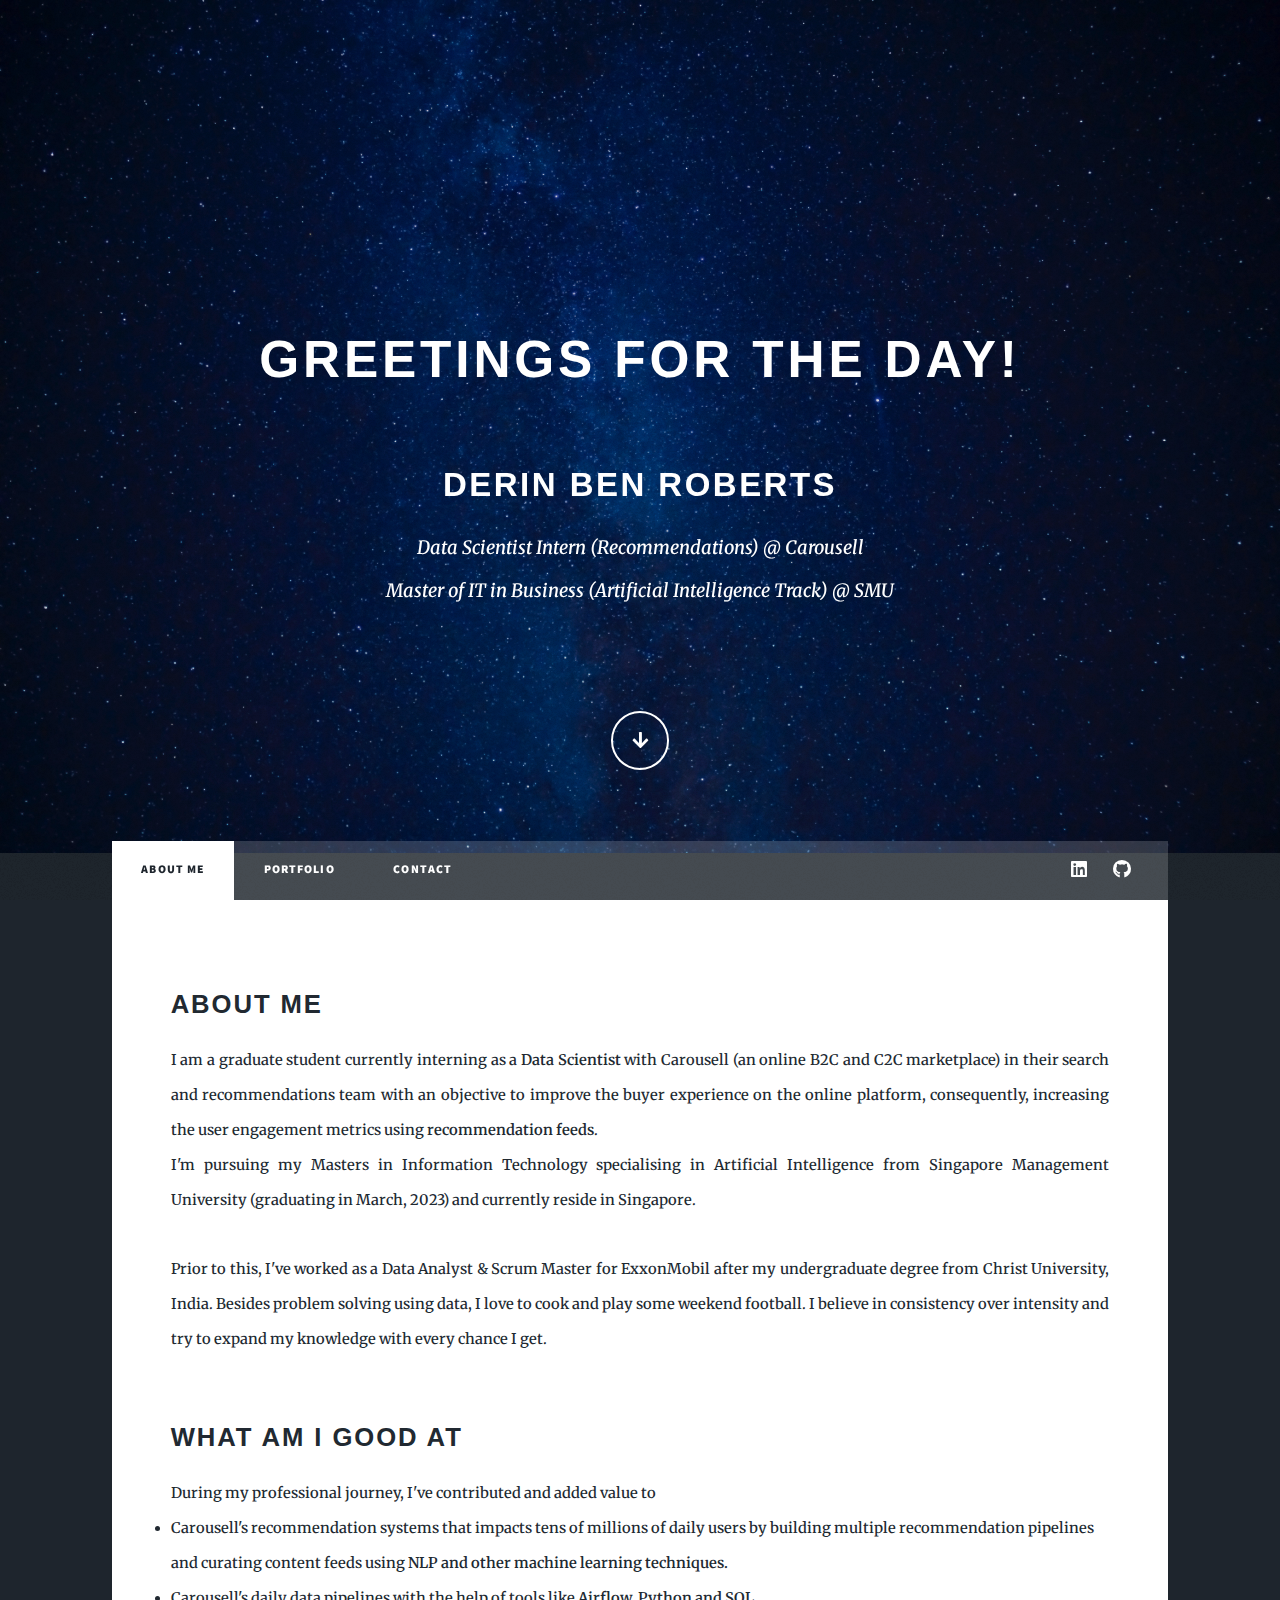
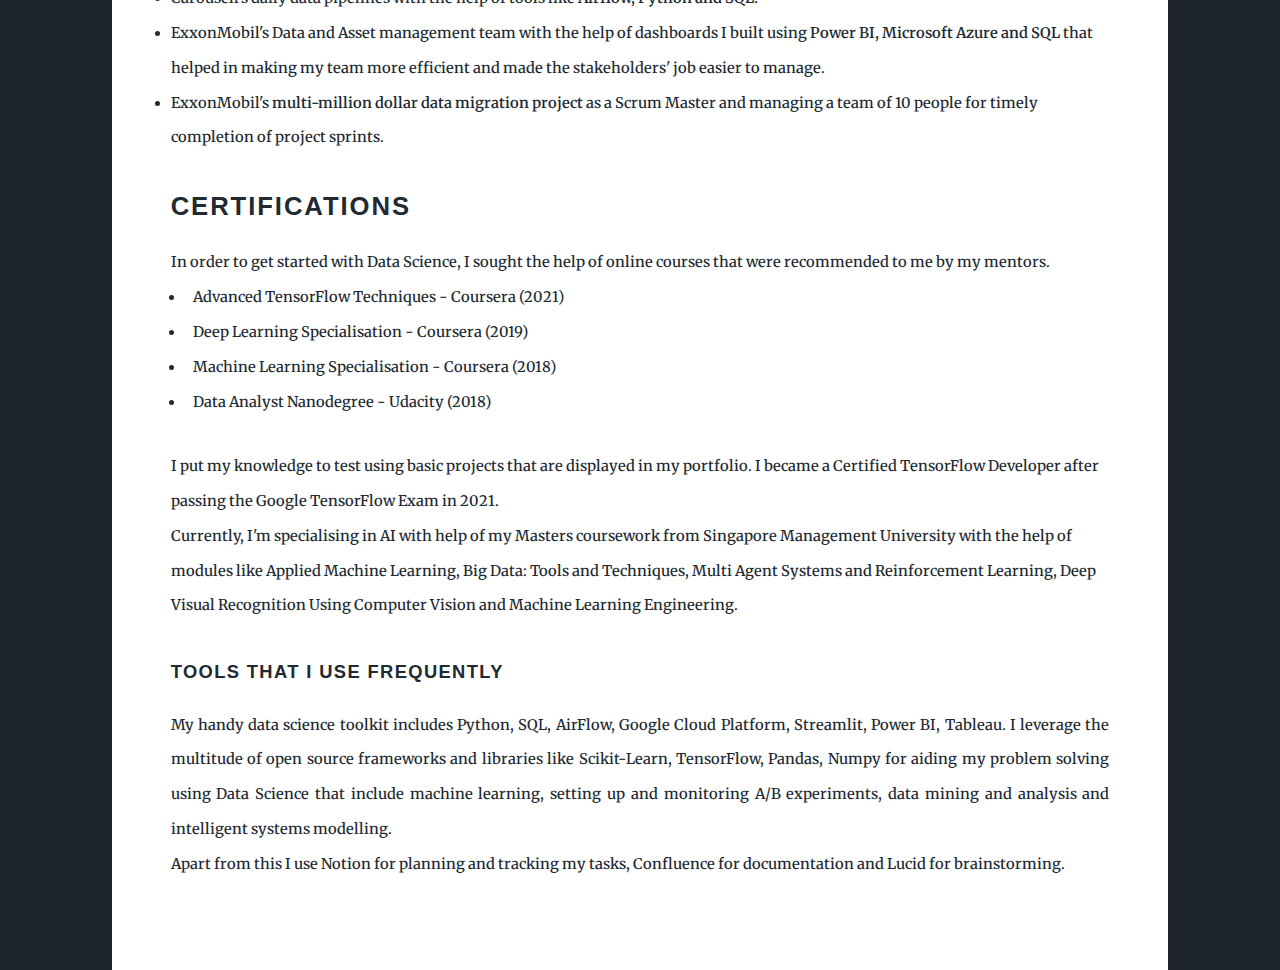
<file: index.html>
<!DOCTYPE HTML>
<!--
	Massively by HTML5 UP
	html5up.net | @ajlkn
	Free for personal and commercial use under the CCA 3.0 license (html5up.net/license)
	-->
<html>
	<head>
		<title>About Derin</title>
		<meta charset="utf-8" />
		<meta name="viewport" content="width=device-width, initial-scale=1, user-scalable=no" />
		<link rel="stylesheet" href="assets/css/main.css" />
		<noscript>
			<link rel="stylesheet" href="assets/css/noscript.css" />
		</noscript>
	</head>
	<body class="is-preload">
		<!-- Wrapper -->
		<div id="wrapper" class="fade-in">
			<!-- Intro -->
			<div id="intro">
				<h1>Greetings for the day!<br /></h1>
				<br>
				<br>
				<h2> Derin Ben Roberts</h2>
				<p>
					Data Scientist Intern (Recommendations) @ Carousell  <br>
					Master of IT in Business (Artificial Intelligence Track) @ SMU
					<br>
					<br> 
					<!-- 							Carousell (online marketplace) in their search and recommendations team. 
						I carry experience in data science from working in the eCommerce and energy domain. <br>
						I'm also pursuing my Masters in IT in Business specialising in Artificial Intelligence from Singapore Management University and will be graduating in March, 2023.</p> -->
					<!-- <h2>Hello! Welcome to my website!</h2> -->
					<!-- <br> -->
					<!-- <p>Kindly Scroll down to learn more about me </p> -->
				<p></p>
				<ul class="actions">
					<li><a href="#header" class="button icon solid solo fa-arrow-down scrolly">Continue</a></li>
				</ul>
			</div>
			<!-- Header -->
			<header id="header">
				<a href="index.html" class="logo">Home</a>
			</header>
			<!-- Nav -->
			<nav id="nav">
				<ul class="links">
					<li class="active"><a href="index.html">About Me</a></li>
					<li><a href="generic.html">Portfolio</a></li>
					<li><a href="elements.html">Contact</a></li>
				</ul>
				<ul class="icons">
					<!-- <li><a href="#" class="icon brands fa-twitter"><span class="label">Twitter</span></a></li> -->
					<!-- <li><a href="#" class="icon brands fa-facebook-f"><span class="label">Facebook</span></a></li> -->
					<li><a href="https://www.linkedin.com/in/derinroberts" class="icon brands fa-linkedin"><span class="label">LinkedIn</span></a></li>
					<li><a href="https://github.com/derinben" class="icon brands fa-github"><span class="label">GitHub</span></a></li>
				</ul>
			</nav>
			<!-- Main -->
			<div id="main">
				<!-- Post -->
				<section class="post">
					<!-- <header class="major"> -->
					<h2>About Me<br/>
					</h2>
					<!-- </header> -->
					<p>I am a graduate student currently interning as a <b> Data Scientist </b> with Carousell (an online B2C and C2C marketplace) in their search and recommendations team with an objective to 
						improve the buyer experience on the online platform, consequently, increasing the user engagement metrics using <b> recommendation feeds</b>. <br>
						I'm pursuing my Masters in Information Technology specialising in Artificial Intelligence from Singapore Management University (graduating in March, 2023) and currently reside in Singapore. <br>
						<br>
						Prior to this, I've worked as a Data Analyst & Scrum Master for ExxonMobil after my undergraduate degree from Christ University, India.
						Besides problem solving using data, I love to cook and play some weekend football. 
						I believe in consistency over intensity and try to expand my knowledge with every chance I get.
					</p>
					<!-- <p>My professional resume is available <a href="https://github.com/derinben">here</a>.</p> -->
					<br>
					<h2>What Am I Good At<br/></h2>
					<!-- <div class="image main"><img src="images/pic01.jpg" alt="" /></div> -->
					During my professional journey, I've contributed and added value to <br>
					<li>Carousell's recommendation systems that impacts tens of millions of daily users by building multiple recommendation pipelines and curating 
						content feeds using <b> NLP and other machine learning techniques. </b> 
					<li>Carousell's daily data pipelines with the help of tools like <b> Airflow, Python and SQL. </b>
					<li>ExxonMobil's Data and Asset management team with the help of dashboards I built using <b> Power BI, Microsoft Azure and SQL </b> that helped in 
						making my team more efficient and made the stakeholders' job easier to manage.
					<li>ExxonMobil's <b> multi-million dollar data migration project </b> as a Scrum Master and managing a team of 10 people for timely completion of project sprints.
					</ul> 
					<br> 
					<br>	
					<h2>Certifications<br/></h2>
					In order to get started with Data Science, I sought the help of online courses that were recommended to me by my mentors.
					<ul>
						<li> Advanced TensorFlow Techniques - Coursera (2021)
						<li> Deep Learning Specialisation - Coursera (2019)
						<li> Machine Learning Specialisation - Coursera (2018)
						<li> Data Analyst Nanodegree - Udacity (2018) </li>
					</ul>
					I put my knowledge to test using basic projects that are displayed in my portfolio.
					I became a Certified TensorFlow Developer after passing the Google TensorFlow Exam in 2021. <br>
					Currently, I'm specialising in AI with help of my Masters coursework from Singapore Management University with the help of modules like 
					Applied Machine Learning, Big Data: Tools and Techniques, Multi Agent Systems and Reinforcement Learning, Deep Visual Recognition Using Computer Vision and Machine Learning Engineering.
					<br>
					<br>
					<h3> Tools that I use frequently</h3>
					<p>My handy data science toolkit includes Python, SQL, AirFlow, Google Cloud Platform, Streamlit, Power BI, Tableau. I leverage the multitude of open source 
						frameworks and libraries like Scikit-Learn, TensorFlow, Pandas, Numpy for aiding my problem solving using Data Science that include machine learning, 
						setting up and monitoring A/B experiments, data mining and analysis and intelligent systems modelling.<br> 
						Apart from this I use Notion for planning and tracking my tasks, Confluence for documentation and Lucid for brainstorming. 
					</p>
				</section>
			</div>
			<!-- Footer 
				<footer id="footer">
					<section>
						<form method="post" action="#">
							<div class="fields">
								<div class="field">
									<label for="name">Name</label>
									<input type="text" name="name" id="name" />
								</div>
								<div class="field">
									<label for="email">Email</label>
									<input type="text" name="email" id="email" />
								</div>
								<div class="field">
									<label for="message">Message</label>
									<textarea name="message" id="message" rows="3"></textarea>
								</div>
							</div>
							<ul class="actions">
								<li><input type="submit" value="Send Message" /></li>
							</ul>
						</form>
					</section>
					<section class="split contact">
						<section class="alt">
							<h3>Address</h3>
							<p>1234 Somewhere Road #87257<br />
							Nashville, TN 00000-0000</p>
						</section>
						<section>
							<h3>Phone</h3>
							<p><a href="#">(000) 000-0000</a></p>
						</section>
						<section>
							<h3>Email</h3>
							<p><a href="#">info@untitled.tld</a></p>
						</section>
						<section>
							<h3>Social</h3>
							<ul class="icons alt">
								<li><a href="#" class="icon brands alt fa-twitter"><span class="label">Twitter</span></a></li>
								<li><a href="#" class="icon brands alt fa-facebook-f"><span class="label">Facebook</span></a></li>
								<li><a href="#" class="icon brands alt fa-instagram"><span class="label">Instagram</span></a></li>
								<li><a href="#" class="icon brands alt fa-github"><span class="label">GitHub</span></a></li>
							</ul>
						</section>
					</section>
				</footer> -->
			<!-- Copyright 
				<div id="copyright">
					<ul><li>&copy; Untitled</li><li>Design: <a href="https://html5up.net">HTML5 UP</a></li></ul>
				</div>
				-->
		</div>
		<!-- Scripts -->
		<script src="assets/js/jquery.min.js"></script>
		<script src="assets/js/jquery.scrollex.min.js"></script>
		<script src="assets/js/jquery.scrolly.min.js"></script>
		<script src="assets/js/browser.min.js"></script>
		<script src="assets/js/breakpoints.min.js"></script>
		<script src="assets/js/util.js"></script>
		<script src="assets/js/main.js"></script>
	</body>
</html>
</file>
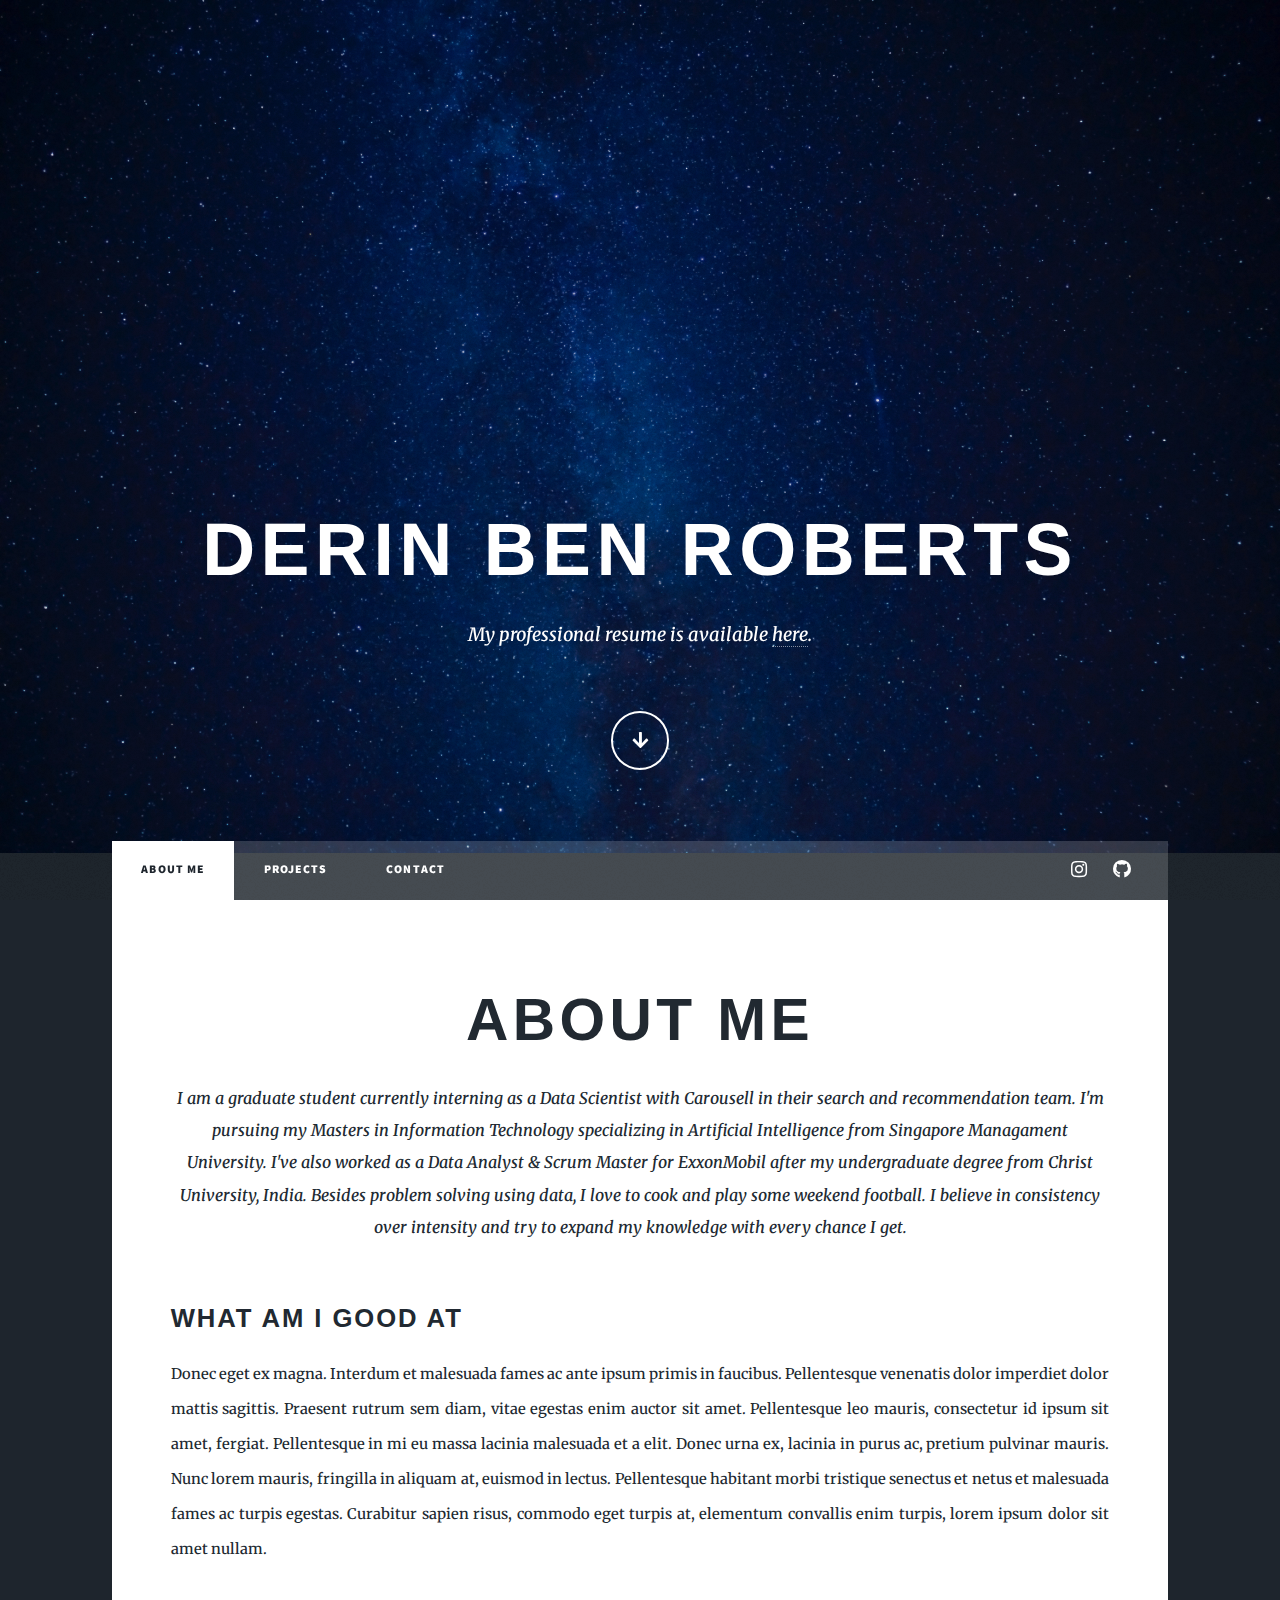
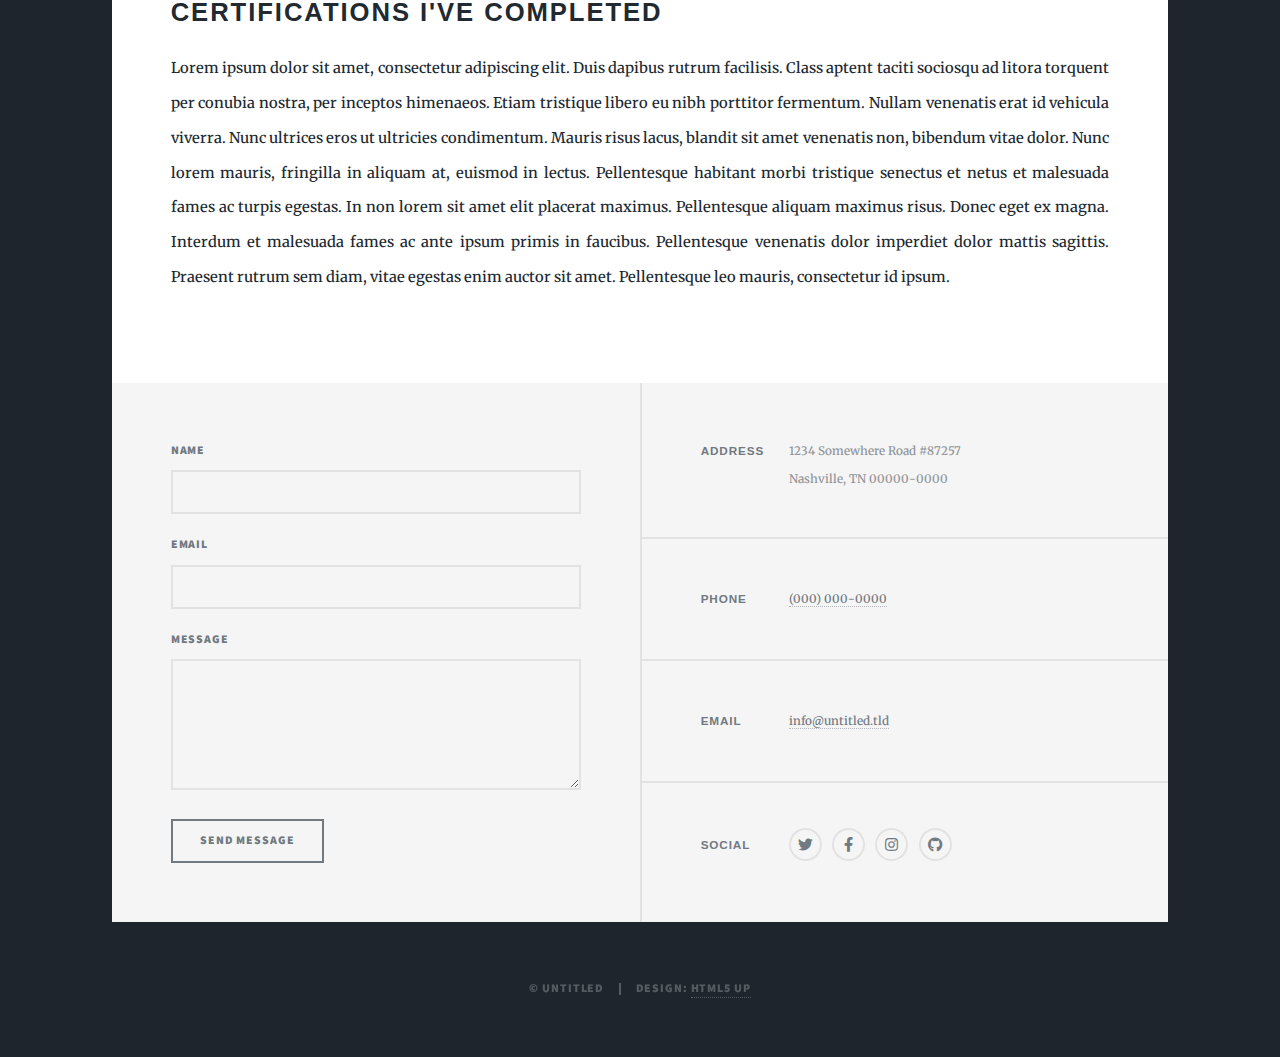
<file: html5up-massively/index.html>
<!DOCTYPE HTML>
<!--
	Massively by HTML5 UP
	html5up.net | @ajlkn
	Free for personal and commercial use under the CCA 3.0 license (html5up.net/license)
-->
<html>
	<head>
		<title>Derin Portfolio</title>
		<meta charset="utf-8" />
		<meta name="viewport" content="width=device-width, initial-scale=1, user-scalable=no" />
		<link rel="stylesheet" href="assets/css/main.css" />
		<noscript><link rel="stylesheet" href="assets/css/noscript.css" /></noscript>
	</head>
	<body class="is-preload">

		<!-- Wrapper -->
			<div id="wrapper" class="fade-in">

				<!-- Intro -->
					<div id="intro">
						<h1>Derin Ben Roberts<br /></h1>
						<!-- <h2>Hello! Welcome to my website!</h2> -->
						<p>My professional resume is available <a href="https://github.com/derinben">here</a>.</p>
						<p></p>
						<ul class="actions">
							<li><a href="#header" class="button icon solid solo fa-arrow-down scrolly">Continue</a></li>
						</ul>
					</div>

				<!-- Header -->
					<header id="header">
						<a href="index.html" class="logo">Home</a>
					</header>

				<!-- Nav -->
					<nav id="nav">
						<ul class="links">
							<li class="active"><a href="index.html">About Me</a></li>
							<li><a href="generic.html">Projects</a></li>
							<li><a href="elements.html">Contact</a></li>
						</ul>
						<ul class="icons">
							<!-- <li><a href="#" class="icon brands fa-twitter"><span class="label">Twitter</span></a></li> -->
							<!-- <li><a href="#" class="icon brands fa-facebook-f"><span class="label">Facebook</span></a></li> -->
							<li><a href="#" class="icon brands fa-instagram"><span class="label">Instagram</span></a></li>
							<li><a href="#" class="icon brands fa-github"><span class="label">GitHub</span></a></li>
						</ul>
					</nav>

				<!-- Main -->
					<div id="main">

						<!-- Post -->
							<section class="post">
								<header class="major">
									<h1>About Me<br/>
									</h1>
									<p>I am a graduate student currently interning as a Data Scientist with Carousell in their search and recommendation team.
										I'm pursuing my Masters in Information Technology specializing in Artificial Intelligence from Singapore Managament University.
										I've also worked as a Data Analyst & Scrum Master for ExxonMobil after my undergraduate degree from Christ University, India.
										Besides problem solving using data, I love to cook and play some weekend football. 
										I believe in consistency over intensity and try to expand my knowledge with every chance I get.</p>
								</header>
								<h2>What Am I Good At<br/></h2>
								<!-- <div class="image main"><img src="images/pic01.jpg" alt="" /></div> -->
								<p>Donec eget ex magna. Interdum et malesuada fames ac ante ipsum primis in faucibus. Pellentesque venenatis dolor imperdiet dolor mattis sagittis. Praesent rutrum sem diam, vitae egestas enim auctor sit amet. Pellentesque leo mauris, consectetur id ipsum sit amet, fergiat. Pellentesque in mi eu massa lacinia malesuada et a elit. Donec urna ex, lacinia in purus ac, pretium pulvinar mauris. Nunc lorem mauris, fringilla in aliquam at, euismod in lectus. Pellentesque habitant morbi tristique senectus et netus et malesuada fames ac turpis egestas. Curabitur sapien risus, commodo eget turpis at, elementum convallis enim turpis, lorem ipsum dolor sit amet nullam.</p>
								<h2>Certifications I've completed<br/></h2>
								<p>Lorem ipsum dolor sit amet, consectetur adipiscing elit. Duis dapibus rutrum facilisis. Class aptent taciti sociosqu ad litora torquent per conubia nostra, per inceptos himenaeos. Etiam tristique libero eu nibh porttitor fermentum. Nullam venenatis erat id vehicula viverra. Nunc ultrices eros ut ultricies condimentum. Mauris risus lacus, blandit sit amet venenatis non, bibendum vitae dolor. Nunc lorem mauris, fringilla in aliquam at, euismod in lectus. Pellentesque habitant morbi tristique senectus et netus et malesuada fames ac turpis egestas. In non lorem sit amet elit placerat maximus. Pellentesque aliquam maximus risus. Donec eget ex magna. Interdum et malesuada fames ac ante ipsum primis in faucibus. Pellentesque venenatis dolor imperdiet dolor mattis sagittis. Praesent rutrum sem diam, vitae egestas enim auctor sit amet. Pellentesque leo mauris, consectetur id ipsum.</p>
							</section>

					</div>

				<!-- Footer -->
					<footer id="footer">
						<section>
							<form method="post" action="#">
								<div class="fields">
									<div class="field">
										<label for="name">Name</label>
										<input type="text" name="name" id="name" />
									</div>
									<div class="field">
										<label for="email">Email</label>
										<input type="text" name="email" id="email" />
									</div>
									<div class="field">
										<label for="message">Message</label>
										<textarea name="message" id="message" rows="3"></textarea>
									</div>
								</div>
								<ul class="actions">
									<li><input type="submit" value="Send Message" /></li>
								</ul>
							</form>
						</section>
						<section class="split contact">
							<section class="alt">
								<h3>Address</h3>
								<p>1234 Somewhere Road #87257<br />
								Nashville, TN 00000-0000</p>
							</section>
							<section>
								<h3>Phone</h3>
								<p><a href="#">(000) 000-0000</a></p>
							</section>
							<section>
								<h3>Email</h3>
								<p><a href="#">info@untitled.tld</a></p>
							</section>
							<section>
								<h3>Social</h3>
								<ul class="icons alt">
									<li><a href="#" class="icon brands alt fa-twitter"><span class="label">Twitter</span></a></li>
									<li><a href="#" class="icon brands alt fa-facebook-f"><span class="label">Facebook</span></a></li>
									<li><a href="#" class="icon brands alt fa-instagram"><span class="label">Instagram</span></a></li>
									<li><a href="#" class="icon brands alt fa-github"><span class="label">GitHub</span></a></li>
								</ul>
							</section>
						</section>
					</footer>

				<!-- Copyright -->
					<div id="copyright">
						<ul><li>&copy; Untitled</li><li>Design: <a href="https://html5up.net">HTML5 UP</a></li></ul>
					</div>

			</div>

		<!-- Scripts -->
			<script src="assets/js/jquery.min.js"></script>
			<script src="assets/js/jquery.scrollex.min.js"></script>
			<script src="assets/js/jquery.scrolly.min.js"></script>
			<script src="assets/js/browser.min.js"></script>
			<script src="assets/js/breakpoints.min.js"></script>
			<script src="assets/js/util.js"></script>
			<script src="assets/js/main.js"></script>

	</body>
</html>
</file>
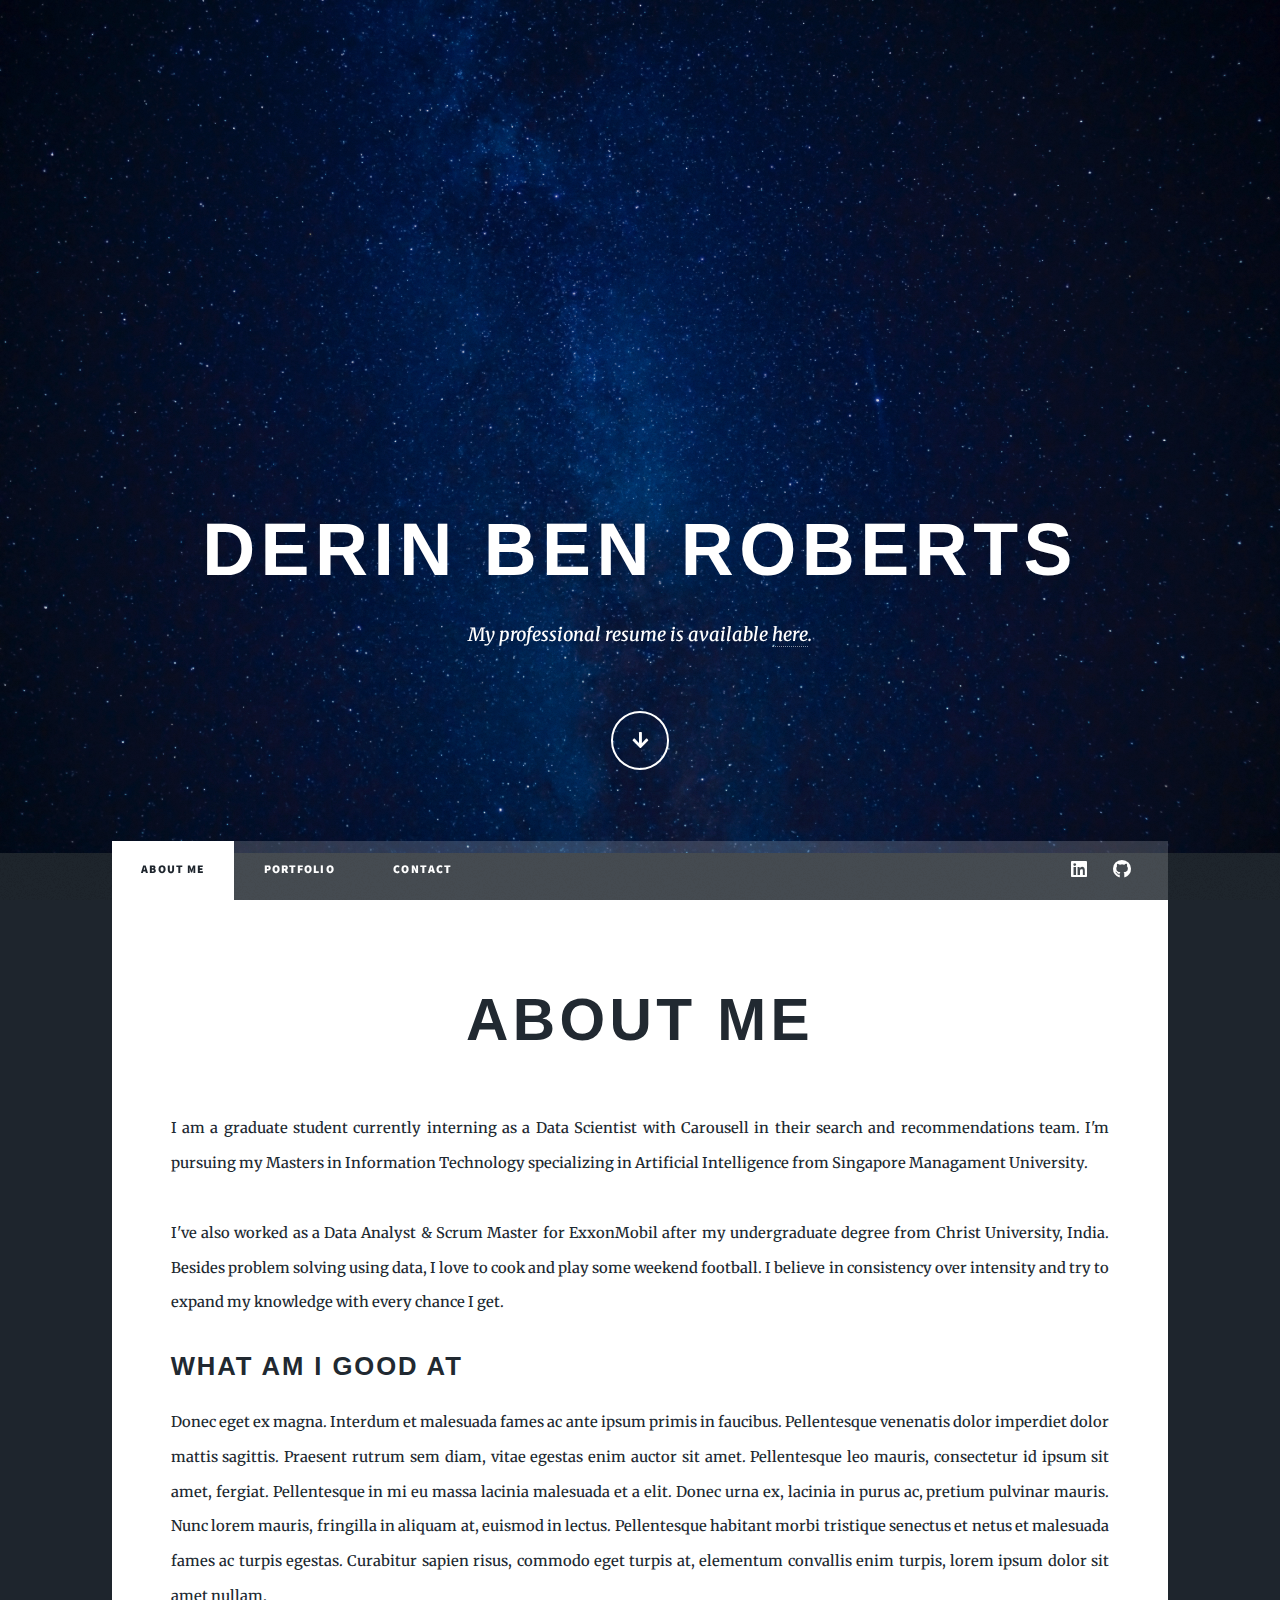
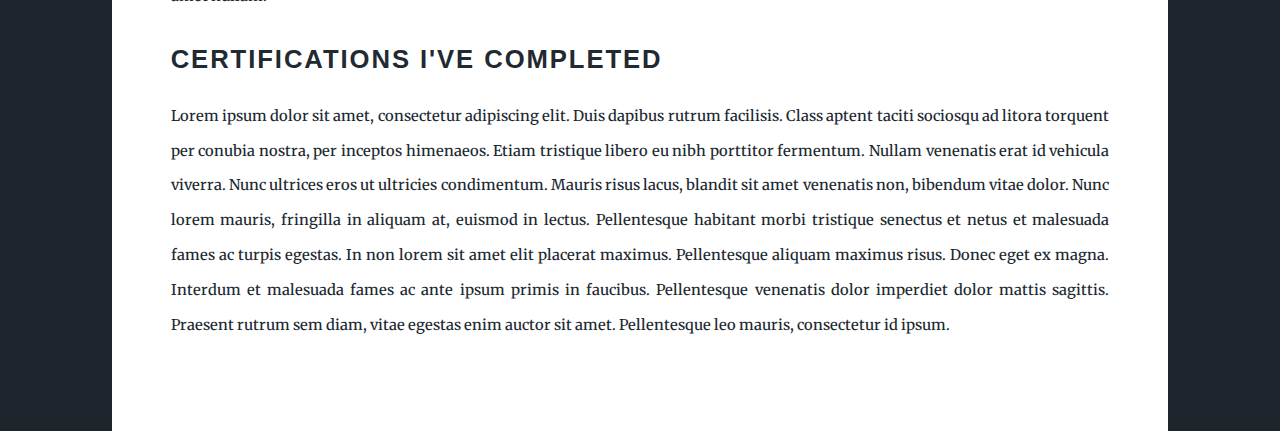
<file: src/index.html>
<!DOCTYPE HTML>
<!--
	Massively by HTML5 UP
	html5up.net | @ajlkn
	Free for personal and commercial use under the CCA 3.0 license (html5up.net/license)
-->
<html>
	<head>
		<title>About Derin</title>
		<meta charset="utf-8" />
		<meta name="viewport" content="width=device-width, initial-scale=1, user-scalable=no" />
		<link rel="stylesheet" href="assets/css/main.css" />
		<noscript><link rel="stylesheet" href="assets/css/noscript.css" /></noscript>
	</head>
	<body class="is-preload">

		<!-- Wrapper -->
			<div id="wrapper" class="fade-in">

				<!-- Intro -->
					<div id="intro">
						<h1>Derin Ben Roberts<br /></h1>
						<!-- <h2>Hello! Welcome to my website!</h2> -->
						<p>My professional resume is available <a href="https://github.com/derinben">here</a>.</p>
						<p></p>
						<ul class="actions">
							<li><a href="#header" class="button icon solid solo fa-arrow-down scrolly">Continue</a></li>
						</ul>
					</div>

				<!-- Header -->
					<header id="header">
						<a href="index.html" class="logo">Home</a>
					</header>

				<!-- Nav -->
					<nav id="nav">
						<ul class="links">
							<li class="active"><a href="index.html">About Me</a></li>
							<li><a href="generic.html">Portfolio</a></li>
							<li><a href="elements.html">Contact</a></li>
						</ul>
						<ul class="icons">
							<!-- <li><a href="#" class="icon brands fa-twitter"><span class="label">Twitter</span></a></li> -->
							<!-- <li><a href="#" class="icon brands fa-facebook-f"><span class="label">Facebook</span></a></li> -->
							<li><a href="https://www.linkedin.com/in/derinroberts" class="icon brands fa-linkedin"><span class="label">LinkedIn</span></a></li>
							<li><a href="https://github.com/derinben" class="icon brands fa-github"><span class="label">GitHub</span></a></li>
						</ul>
					</nav>

				<!-- Main -->
					<div id="main">

						<!-- Post -->
							<section class="post">
								<header class="major">
									<h1>About Me<br/>
									</h1></header>
									<p>I am a graduate student currently interning as a Data Scientist with Carousell in their search and recommendations team.
										I'm pursuing my Masters in Information Technology specializing in Artificial Intelligence from Singapore Managament University. <br>
										<br>
										I've also worked as a Data Analyst & Scrum Master for ExxonMobil after my undergraduate degree from Christ University, India.

										Besides problem solving using data, I love to cook and play some weekend football. 
										I believe in consistency over intensity and try to expand my knowledge with every chance I get.</p>
									
								<h2>What Am I Good At<br/></h2>
								<!-- <div class="image main"><img src="images/pic01.jpg" alt="" /></div> -->
								<p>Donec eget ex magna. Interdum et malesuada fames ac ante ipsum primis in faucibus. Pellentesque venenatis dolor imperdiet dolor mattis sagittis. Praesent rutrum sem diam, vitae egestas enim auctor sit amet. Pellentesque leo mauris, consectetur id ipsum sit amet, fergiat. Pellentesque in mi eu massa lacinia malesuada et a elit. Donec urna ex, lacinia in purus ac, pretium pulvinar mauris. Nunc lorem mauris, fringilla in aliquam at, euismod in lectus. Pellentesque habitant morbi tristique senectus et netus et malesuada fames ac turpis egestas. Curabitur sapien risus, commodo eget turpis at, elementum convallis enim turpis, lorem ipsum dolor sit amet nullam.</p>
								<h2>Certifications I've completed<br/></h2>
								<p>Lorem ipsum dolor sit amet, consectetur adipiscing elit. Duis dapibus rutrum facilisis. Class aptent taciti sociosqu ad litora torquent per conubia nostra, per inceptos himenaeos. Etiam tristique libero eu nibh porttitor fermentum. Nullam venenatis erat id vehicula viverra. Nunc ultrices eros ut ultricies condimentum. Mauris risus lacus, blandit sit amet venenatis non, bibendum vitae dolor. Nunc lorem mauris, fringilla in aliquam at, euismod in lectus. Pellentesque habitant morbi tristique senectus et netus et malesuada fames ac turpis egestas. In non lorem sit amet elit placerat maximus. Pellentesque aliquam maximus risus. Donec eget ex magna. Interdum et malesuada fames ac ante ipsum primis in faucibus. Pellentesque venenatis dolor imperdiet dolor mattis sagittis. Praesent rutrum sem diam, vitae egestas enim auctor sit amet. Pellentesque leo mauris, consectetur id ipsum.</p>
							</section>

					</div>

				<!-- Footer 
					<footer id="footer">
						<section>
							<form method="post" action="#">
								<div class="fields">
									<div class="field">
										<label for="name">Name</label>
										<input type="text" name="name" id="name" />
									</div>
									<div class="field">
										<label for="email">Email</label>
										<input type="text" name="email" id="email" />
									</div>
									<div class="field">
										<label for="message">Message</label>
										<textarea name="message" id="message" rows="3"></textarea>
									</div>
								</div>
								<ul class="actions">
									<li><input type="submit" value="Send Message" /></li>
								</ul>
							</form>
						</section>
						<section class="split contact">
							<section class="alt">
								<h3>Address</h3>
								<p>1234 Somewhere Road #87257<br />
								Nashville, TN 00000-0000</p>
							</section>
							<section>
								<h3>Phone</h3>
								<p><a href="#">(000) 000-0000</a></p>
							</section>
							<section>
								<h3>Email</h3>
								<p><a href="#">info@untitled.tld</a></p>
							</section>
							<section>
								<h3>Social</h3>
								<ul class="icons alt">
									<li><a href="#" class="icon brands alt fa-twitter"><span class="label">Twitter</span></a></li>
									<li><a href="#" class="icon brands alt fa-facebook-f"><span class="label">Facebook</span></a></li>
									<li><a href="#" class="icon brands alt fa-instagram"><span class="label">Instagram</span></a></li>
									<li><a href="#" class="icon brands alt fa-github"><span class="label">GitHub</span></a></li>
								</ul>
							</section>
						</section>
					</footer> -->

				<!-- Copyright 
					<div id="copyright">
						<ul><li>&copy; Untitled</li><li>Design: <a href="https://html5up.net">HTML5 UP</a></li></ul>
					</div>
-->
			</div>

		<!-- Scripts -->
			<script src="assets/js/jquery.min.js"></script>
			<script src="assets/js/jquery.scrollex.min.js"></script>
			<script src="assets/js/jquery.scrolly.min.js"></script>
			<script src="assets/js/browser.min.js"></script>
			<script src="assets/js/breakpoints.min.js"></script>
			<script src="assets/js/util.js"></script>
			<script src="assets/js/main.js"></script>

	</body>
</html>
</file>
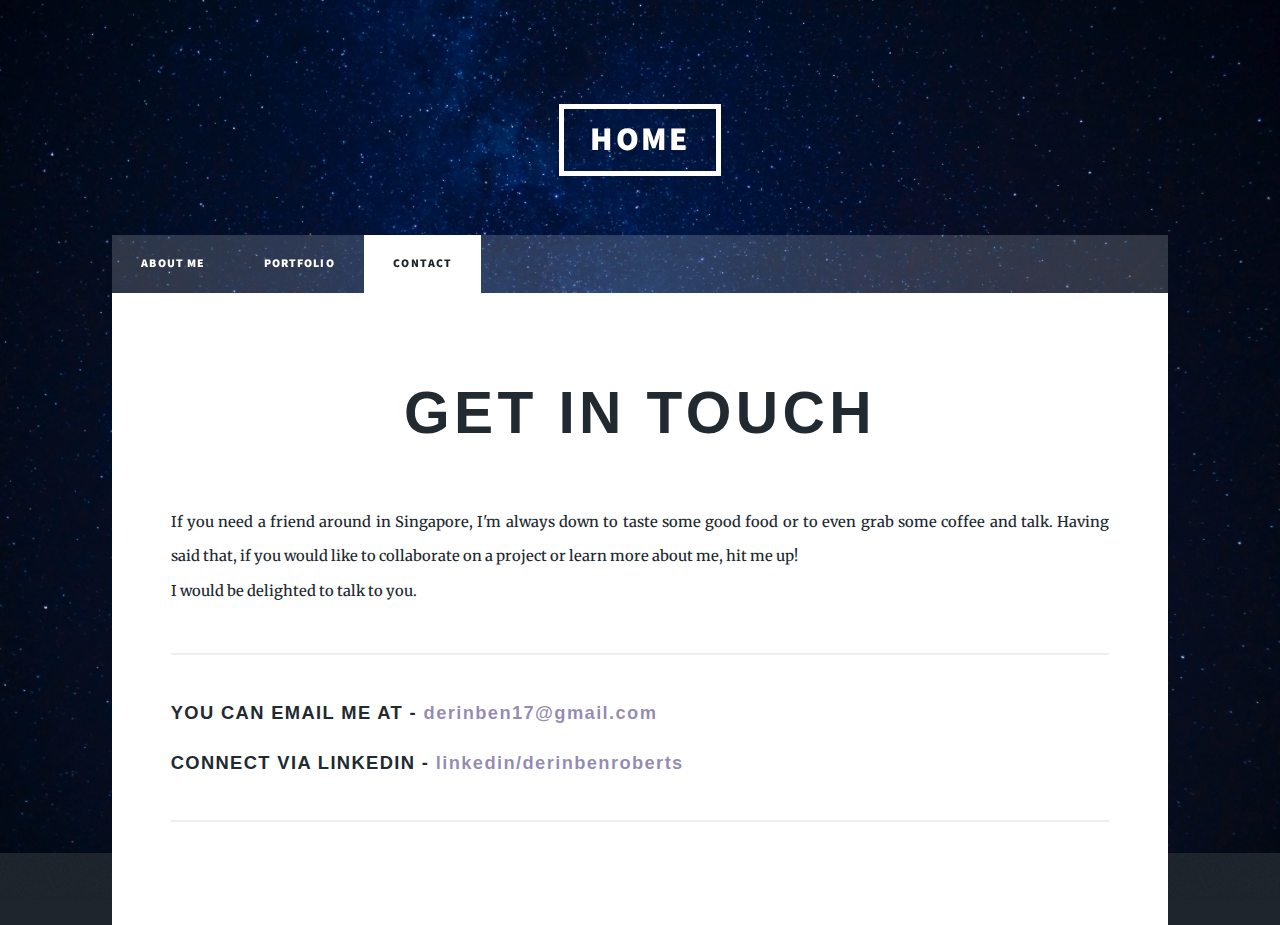
<file: elements.html>
<!DOCTYPE HTML>
<!--
	Massively by HTML5 UP
	html5up.net | @ajlkn
	Free for personal and commercial use under the CCA 3.0 license (html5up.net/license)
-->
<html>
	<head>
		<title>Contact Derin</title>
		<meta charset="utf-8" />
		<meta name="viewport" content="width=device-width, initial-scale=1, user-scalable=no" />
		<link rel="stylesheet" href="assets/css/main.css" />
		<noscript><link rel="stylesheet" href="assets/css/noscript.css" /></noscript>
	</head>
	<body class="is-preload">

		<!-- Wrapper -->
			<div id="wrapper">

				<!-- Header -->
					<header id="header">
						<a href="index.html" class="logo">Home</a>
					</header>

				<!-- Nav -->
					<nav id="nav">
						<ul class="links">
							<li><a href="index.html">About Me</a></li>
							<li><a href="generic.html">Portfolio</a></li>
							<li class="active"><a href="elements.html">Contact</a></li>
						</ul>
						<ul class="icons">
							<!-- <li><a href="#" class="icon brands fa-twitter"><span class="label">Twitter</span></a></li> -->
							<!-- <li><a href="#" class="icon brands fa-facebook-f"><span class="label">Facebook</span></a></li> -->
							<!-- <li><a href="#" class="icon brands fa-linkedin"><span class="label">LinkedIn</span></a></li> -->
							<!-- <li><a href="#" class="icon brands fa-github"><span class="label">GitHub</span></a></li> -->
						</ul>
					</nav>

				<!-- Main -->
					<div id="main">

						<!-- Post -->
							<section class="post">
								<header class="major">
									<h1>Get in Touch<br />
									</h1>
								</header>

								<!-- Text stuff -->
									<!-- <h2>Text</h2> -->
									<p> If you need a friend around in Singapore, I'm always down to taste some good food or to even grab some coffee and talk. 
										Having said that, if you would like to collaborate on a project or learn more about me, hit me up! <br>
										I would be delighted to talk to you.</p>
									<hr />
									<h3>You can email me at - <a style="color:rgba(28, 7, 91, 0.477); text-transform: lowercase"> derinben17@gmail.com</a> </h3>
									<h3>Connect via LinkedIn - <a href="https://www.linkedin.com/in/derinroberts" style="color:rgba(28, 7, 91, 0.477); text-transform: lowercase">linkedin/derinbenroberts</a>
									<!-- <h3>Professional Resume - <a style="color:rgba(28, 7, 91, 0.477); text-transform: none"> download </a> </h3> -->
									</h3>
									<!-- <h4>Heading Level 4</h4>
									<h5>Heading Level 5</h5>
									<h6>Heading Level 6</h6> -->
									<hr />
									<!--
									<header>
										<h2>Heading with a Subtitle</h2>
										<p>Lorem ipsum dolor sit amet nullam id egestas urna aliquam</p>
									</header>
									<p>Nunc lacinia ante nunc ac lobortis. Interdum adipiscing gravida odio porttitor sem non mi integer non faucibus ornare mi ut ante amet placerat aliquet. Volutpat eu sed ante lacinia sapien lorem accumsan varius montes viverra nibh in adipiscing blandit tempus accumsan.</p>
									<header>
										<h3>Heading with a Subtitle</h3>
										<p>Lorem ipsum dolor sit amet nullam id egestas urna aliquam</p>
									</header>
									<p>Nunc lacinia ante nunc ac lobortis. Interdum adipiscing gravida odio porttitor sem non mi integer non faucibus ornare mi ut ante amet placerat aliquet. Volutpat eu sed ante lacinia sapien lorem accumsan varius montes viverra nibh in adipiscing blandit tempus accumsan.</p>
									<header>
										<h4>Heading with a Subtitle</h4>
										<p>Lorem ipsum dolor sit amet nullam id egestas urna aliquam</p>
									</header>
									<p>Nunc lacinia ante nunc ac lobortis. Interdum adipiscing gravida odio porttitor sem non mi integer non faucibus ornare mi ut ante amet placerat aliquet. Volutpat eu sed ante lacinia sapien lorem accumsan varius montes viverra nibh in adipiscing blandit tempus accumsan.</p>

									<hr />-->

								<!-- Lists 
									<h2>Lists</h2>
									<div class="row">
										<div class="col-6 col-12-small">

											<h3>Unordered</h3>
											<ul>
												<li>Dolor pulvinar etiam.</li>
												<li>Sagittis lorem eleifend.</li>
												<li>Felis feugiat dolore viverra.</li>
												<li>Dolor pulvinar etiam.</li>
											</ul>

											<h3>Alternate</h3>
											<ul class="alt">
												<li>Dolor pulvinar etiam etiam.</li>
												<li>Sagittis adipiscing eleifend.</li>
												<li>Felis enim dolore viverra.</li>
												<li>Dolor pulvinar etiam etiam.</li>
											</ul>

										</div>
										<div class="col-6 col-12-small">

											<h3>Ordered</h3>
											<ol>
												<li>Dolor pulvinar etiam.</li>
												<li>Etiam vel felis at viverra.</li>
												<li>Felis enim feugiat magna.</li>
												<li>Etiam vel felis nullam.</li>
												<li>Felis enim et tempus.</li>
											</ol>

											<h3>Icons</h3>
											<ul class="icons">
												<li><a href="#" class="icon brands fa-twitter"><span class="label">Twitter</span></a></li>
												<li><a href="#" class="icon brands fa-facebook-f"><span class="label">Facebook</span></a></li>
												<li><a href="#" class="icon brands fa-instagram"><span class="label">Instagram</span></a></li>
												<li><a href="#" class="icon brands fa-github"><span class="label">Github</span></a></li>
												<li><a href="#" class="icon brands fa-dribbble"><span class="label">Dribbble</span></a></li>
											</ul>
											<ul class="icons alt">
												<li><a href="#" class="icon brands alt fa-twitter"><span class="label">Twitter</span></a></li>
												<li><a href="#" class="icon brands alt fa-facebook-f"><span class="label">Facebook</span></a></li>
												<li><a href="#" class="icon brands alt fa-instagram"><span class="label">Instagram</span></a></li>
												<li><a href="#" class="icon brands alt fa-github"><span class="label">Github</span></a></li>
												<li><a href="#" class="icon brands alt fa-dribbble"><span class="label">Dribbble</span></a></li>
											</ul>

										</div>
									</div>
									<h3>Definition</h3>
									<dl>
										<dt>Item 1</dt>
										<dd>
											<p>Lorem ipsum dolor vestibulum ante ipsum primis in faucibus vestibulum. Blandit adipiscing eu felis iaculis volutpat ac adipiscing accumsan eu faucibus. Integer ac pellentesque praesent.</p>
										</dd>
										<dt>Item 2</dt>
										<dd>
											<p>Lorem ipsum dolor vestibulum ante ipsum primis in faucibus vestibulum. Blandit adipiscing eu felis iaculis volutpat ac adipiscing accumsan eu faucibus. Integer ac pellentesque praesent.</p>
										</dd>
										<dt>Item 3</dt>
										<dd>
											<p>Lorem ipsum dolor vestibulum ante ipsum primis in faucibus vestibulum. Blandit adipiscing eu felis iaculis volutpat ac adipiscing accumsan eu faucibus. Integer ac pellentesque praesent.</p>
										</dd>
									</dl>

									<h3>Actions</h3>
									<ul class="actions">
										<li><a href="#" class="button primary">Primary</a></li>
										<li><a href="#" class="button">Default1</a></li>
									</ul>
									<ul class="actions small">
										<li><a href="#" class="button primary small">Small</a></li>
										<li><a href="#" class="button small">Small</a></li>
									</ul>
									<div class="row">
										<div class="col-6 col-12-small">
											<ul class="actions stacked">
												<li><a href="#" class="button primary">Default2</a></li>
												<li><a href="#" class="button">Default3</a></li>
											</ul>
										</div>
										<div class="col-6 col-12-small">
											<ul class="actions stacked">
												<li><a href="#" class="button primary small">Small</a></li>
												<li><a href="#" class="button small">Small</a></li>
											</ul>
										</div>
									</div>
									<div class="row">
										<div class="col-6 col-12-small">
											<ul class="actions stacked">
												<li><a href="#" class="button primary fit">Default4</a></li>
												<li><a href="#" class="button fit">Default</a></li>
											</ul>
										</div>
										<div class="col-6 col-12-small">
											<ul class="actions stacked">
												<li><a href="#" class="button primary small fit">Small</a></li>
												<li><a href="#" class="button small fit">Small</a></li>
											</ul>
										</div>
									</div>

									<hr />-->

								<!-- Blockquote 
									<h2>Blockquote</h2>
									<blockquote>Fringilla nisl. Donec accumsan interdum nisi, quis tincidunt felis sagittis eget tempus euismod. Vestibulum ante ipsum primis in faucibus vestibulum. Blandit adipiscing eu felis iaculis volutpat ac adipiscing accumsan faucibus. Vestibulum ante ipsum primis in faucibus vestibulum. Blandit adipiscing eu felis.</blockquote>

									<hr />-->

								<!-- Table 
									<h2>Table</h2>

									<h3>Default</h3>
									<div class="table-wrapper">
										<table>
											<thead>
												<tr>
													<th>Name</th>
													<th>Description</th>
													<th>Price</th>
												</tr>
											</thead>
											<tbody>
												<tr>
													<td>Item 1</td>
													<td>Ante turpis integer aliquet porttitor.</td>
													<td>29.99</td>
												</tr>
												<tr>
													<td>Item 2</td>
													<td>Vis ac commodo adipiscing arcu aliquet.</td>
													<td>19.99</td>
												</tr>
												<tr>
													<td>Item 3</td>
													<td> Morbi faucibus arcu accumsan lorem.</td>
													<td>29.99</td>
												</tr>
												<tr>
													<td>Item 4</td>
													<td>Vitae integer tempus condimentum.</td>
													<td>19.99</td>
												</tr>
												<tr>
													<td>Item 5</td>
													<td>Ante turpis integer aliquet porttitor.</td>
													<td>29.99</td>
												</tr>
											</tbody>
											<tfoot>
												<tr>
													<td colspan="2"></td>
													<td>100.00</td>
												</tr>
											</tfoot>
										</table>
									</div>

									<h3>Alternate</h3>
									<div class="table-wrapper">
										<table class="alt">
											<thead>
												<tr>
													<th>Name</th>
													<th>Description</th>
													<th>Price</th>
												</tr>
											</thead>
											<tbody>
												<tr>
													<td>Item 1</td>
													<td>Ante turpis integer aliquet porttitor.</td>
													<td>29.99</td>
												</tr>
												<tr>
													<td>Item 2</td>
													<td>Vis ac commodo adipiscing arcu aliquet.</td>
													<td>19.99</td>
												</tr>
												<tr>
													<td>Item 3</td>
													<td> Morbi faucibus arcu accumsan lorem.</td>
													<td>29.99</td>
												</tr>
												<tr>
													<td>Item 4</td>
													<td>Vitae integer tempus condimentum.</td>
													<td>19.99</td>
												</tr>
												<tr>
													<td>Item 5</td>
													<td>Ante turpis integer aliquet porttitor.</td>
													<td>29.99</td>
												</tr>
											</tbody>
											<tfoot>
												<tr>
													<td colspan="2"></td>
													<td>100.00</td>
												</tr>
											</tfoot>
										</table>
									</div>

									<hr /> -->

								<!-- Buttons 
									<h2>Buttons</h2>
									<ul class="actions">
										<li><a href="#" class="button primary">Primary</a></li>
										<li><a href="#" class="button">Default</a></li>
									</ul>
									<ul class="actions">
										<li><a href="#" class="button primary large">Large</a></li>
										<li><a href="#" class="button">Default</a></li>
										<li><a href="#" class="button small">Small</a></li>
									</ul>
									<ul class="actions fit">
										<li><a href="#" class="button primary fit">Fit</a></li>
										<li><a href="#" class="button fit">Fit</a></li>
									</ul>
									<ul class="actions fit small">
										<li><a href="#" class="button primary fit small">Fit + Small</a></li>
										<li><a href="#" class="button fit small">Fit + Small</a></li>
									</ul>
									<ul class="actions">
										<li><a href="#" class="button primary icon solid fa-search">Icon</a></li>
										<li><a href="#" class="button icon solid fa-download">Icon</a></li>
									</ul>
									<ul class="actions">
										<li><span class="button primary disabled">Primary</span></li>
										<li><span class="button disabled">Default</span></li>
									</ul>

									<hr /> -->

								<!-- Form 
									<h2>Form</h2>

									<form method="post" action="#">
										<div class="row gtr-uniform">
											<div class="col-6 col-12-xsmall">
												<input type="text" name="demo-name" id="demo-name" value="" placeholder="Name" />
											</div>
											<div class="col-6 col-12-xsmall">
												<input type="email" name="demo-email" id="demo-email" value="" placeholder="Email" />
											</div> -->
											<!-- Break 
											<div class="col-12">
												<select name="demo-category" id="demo-category">
													<option value="">- Category -</option>
													<option value="1">Manufacturing</option>
													<option value="1">Shipping</option>
													<option value="1">Administration</option>
													<option value="1">Human Resources</option>
												</select>
											</div> 
											Break
											<div class="col-4 col-12-small">
												<input type="radio" id="demo-priority-low" name="demo-priority" checked>
												<label for="demo-priority-low">Low</label>
											</div>
											<div class="col-4 col-12-small">
												<input type="radio" id="demo-priority-normal" name="demo-priority">
												<label for="demo-priority-normal">Normal</label>
											</div>
											<div class="col-4 col-12-small">
												<input type="radio" id="demo-priority-high" name="demo-priority">
												<label for="demo-priority-high">High</label>
											</div>
											Break
											<div class="col-6 col-12-small">
												<input type="checkbox" id="demo-copy" name="demo-copy">
												<label for="demo-copy">Email me a copy</label>
											</div>
											<div class="col-6 col-12-small">
												<input type="checkbox" id="demo-human" name="demo-human" checked>
												<label for="demo-human">I am a human</label>
											</div>
											Break
											<div class="col-12">
												<textarea name="demo-message" id="demo-message" placeholder="Enter your message" rows="6"></textarea>
											</div>
											Break
											<div class="col-12">
												<ul class="actions">
													<li><input type="submit" value="Send Message" class="primary" /></li>
													<li><input type="reset" value="Reset" /></li>
												</ul>
											</div>
										</div>
									</form>

									<hr />-->

								<!-- Image 
									<h2>Image</h2>

									<h3>Fit</h3>
									<span class="image fit"><img src="images/pic01.jpg" alt="" /></span>
									<div class="box alt">
										<div class="row gtr-50 gtr-uniform">
											<div class="col-4"><span class="image fit"><img src="images/pic02.jpg" alt="" /></span></div>
											<div class="col-4"><span class="image fit"><img src="images/pic03.jpg" alt="" /></span></div>
											<div class="col-4"><span class="image fit"><img src="images/pic04.jpg" alt="" /></span></div>
											Break
											<div class="col-4"><span class="image fit"><img src="images/pic04.jpg" alt="" /></span></div>
											<div class="col-4"><span class="image fit"><img src="images/pic02.jpg" alt="" /></span></div>
											<div class="col-4"><span class="image fit"><img src="images/pic03.jpg" alt="" /></span></div>
											Break
											<div class="col-4"><span class="image fit"><img src="images/pic03.jpg" alt="" /></span></div>
											<div class="col-4"><span class="image fit"><img src="images/pic04.jpg" alt="" /></span></div>
											<div class="col-4"><span class="image fit"><img src="images/pic02.jpg" alt="" /></span></div>
										</div>
									</div>

									<h3>Left &amp; Right</h3>
									<p><span class="image left"><img src="images/pic08.jpg" alt="" /></span>Lorem ipsum dolor sit accumsan interdum nisi, quis tincidunt felis sagittis eget. tempus euismod. Vestibulum ante ipsum primis in faucibus vestibulum. Blandit adipiscing eu felis iaculis volutpat ac adipiscing accumsan eu faucibus. Integer ac pellentesque praesent tincidunt felis sagittis eget. tempus euismod. Vestibulum ante ipsum primis sagittis eget. tempus euismod. Vestibulum ante ipsum primis in faucibus vestibulum. Blandit adipiscing eu felis iaculis volutpat ac adipiscing accumsan eu faucibus. Integer ac pellentesque praesent tincidunt felis sagittis eget. tempus euismod. Vestibulum ante ipsum primis in faucibus vestibulum. Blandit adipiscing eu felis iaculis volutpat ac adipiscing accumsan eu faucibus. Integer ac pellentesque praesent. Vestibulum ante ipsum primis in faucibus magna blandit adipiscing eu felis iaculis.</p>
									<p><span class="image right"><img src="images/pic09.jpg" alt="" /></span>Lorem ipsum dolor sit accumsan interdum nisi, quis tincidunt felis sagittis eget. tempus euismod. Vestibulum ante ipsum primis in faucibus vestibulum. Blandit adipiscing eu felis iaculis volutpat ac adipiscing accumsan eu faucibus. Integer ac pellentesque praesent tincidunt felis sagittis eget. tempus euismod. Vestibulum ante ipsum primis sagittis eget. tempus euismod. Vestibulum ante ipsum primis in faucibus vestibulum. Blandit adipiscing eu felis iaculis volutpat ac adipiscing accumsan eu faucibus. Integer ac pellentesque praesent tincidunt felis sagittis eget. tempus euismod. Vestibulum ante ipsum primis in faucibus vestibulum. Blandit adipiscing eu felis iaculis volutpat ac adipiscing accumsan eu faucibus. Integer ac pellentesque praesent. Vestibulum ante ipsum primis in faucibus magna blandit adipiscing eu felis iaculis.</p>

									<hr />

								Box
									<h2>Box</h2>
									<div class="box">
										<p>Felis sagittis eget tempus primis in faucibus vestibulum. Blandit adipiscing eu felis iaculis volutpat ac adipiscing accumsan eu faucibus. Integer ac pellentesque praesent tincidunt felis sagittis eget. tempus euismod. Magna sed etiam ante ipsum primis in faucibus vestibulum. Blandit adipiscing eu ipsum primis in faucibus vestibulum. Blandit adipiscing eu felis iaculis volutpat ac adipiscing accumsan eu faucibus lorem ipsum dolor sit amet nullam. Integer ac pellentesque praesent tincidunt felis sagittis eget. tempus euismod. Vestibulum ante ipsum primis sagittis eget. tempus euismod. Vestibulum ante ipsum primis in faucibus vestibulum. Blandit adipiscing eu felis iaculis volutpat ac adipiscing accumsan eu faucibus. Integer ac pellentesque praesent tincidunt felis sagittis eget. tempus euismod. Vestibulum ante ipsum primis in faucibus vestibulum. Blandit adipiscing eu felis iaculis volutpat ac adipiscing accumsan eu faucibus. Integer ac pellentesque praesent. Vestibulum ante ipsum primis in faucibus magna blandit adipiscing eu felis iaculis volutpat lorem ipsum dolor.</p>
									</div>

									<hr />

								Preformatted Code
									<h2>Preformatted</h2>
									<pre><code>i = 0;

while (!deck.isInOrder()) {
    print 'Iteration ' + i;
    deck.shuffle();
    i++;
}

print 'It took ' + i + ' iterations to sort the deck.';
</code></pre>

							</section>

					</div>-->

				<!-- Footer 
					<footer id="footer">
						<section>
							<form method="post" action="#">
								<div class="fields">
									<div class="field">
										<label for="name">Name</label>
										<input type="text" name="name" id="name" />
									</div>
									<div class="field">
										<label for="email">Email</label>
										<input type="text" name="email" id="email" />
									</div>
									<div class="field">
										<label for="message">Message</label>
										<textarea name="message" id="message" rows="3"></textarea>
									</div>
								</div>
								<ul class="actions">
									<li><input type="submit" value="Send Message" /></li>
								</ul>
							</form>
						</section>
						<section class="split contact">
							<section class="alt">
								<h3>Address</h3>
								<p>1234 Somewhere Road #87257<br />
								Nashville, TN 00000-0000</p>
							</section>
							<section>
								<h3>Phone</h3>
								<p><a href="#">(000) 000-0000</a></p>
							</section>
							<section>
								<h3>Email</h3>
								<p><a href="#">info@untitled.tld</a></p>
							</section>
							<section>
								<h3>Social</h3>
								<ul class="icons alt">
									<li><a href="#" class="icon brands alt fa-twitter"><span class="label">Twitter</span></a></li>
									<li><a href="#" class="icon brands alt fa-facebook-f"><span class="label">Facebook</span></a></li>
									<li><a href="#" class="icon brands alt fa-instagram"><span class="label">Instagram</span></a></li>
									<li><a href="#" class="icon brands alt fa-github"><span class="label">GitHub</span></a></li>
								</ul>
							</section>
						</section>
					</footer> -->

				<!-- Copyright 
					<div id="copyright">
						<ul><li>&copy; Untitled</li><li>Design: <a href="https://html5up.net">HTML5 UP</a></li></ul>
					</div>

			</div> -->

		<!-- Scripts -->
			<script src="assets/js/jquery.min.js"></script>
			<script src="assets/js/jquery.scrollex.min.js"></script>
			<script src="assets/js/jquery.scrolly.min.js"></script>
			<script src="assets/js/browser.min.js"></script>
			<script src="assets/js/breakpoints.min.js"></script>
			<script src="assets/js/util.js"></script>
			<script src="assets/js/main.js"></script>

	</body>
</html>
</file>
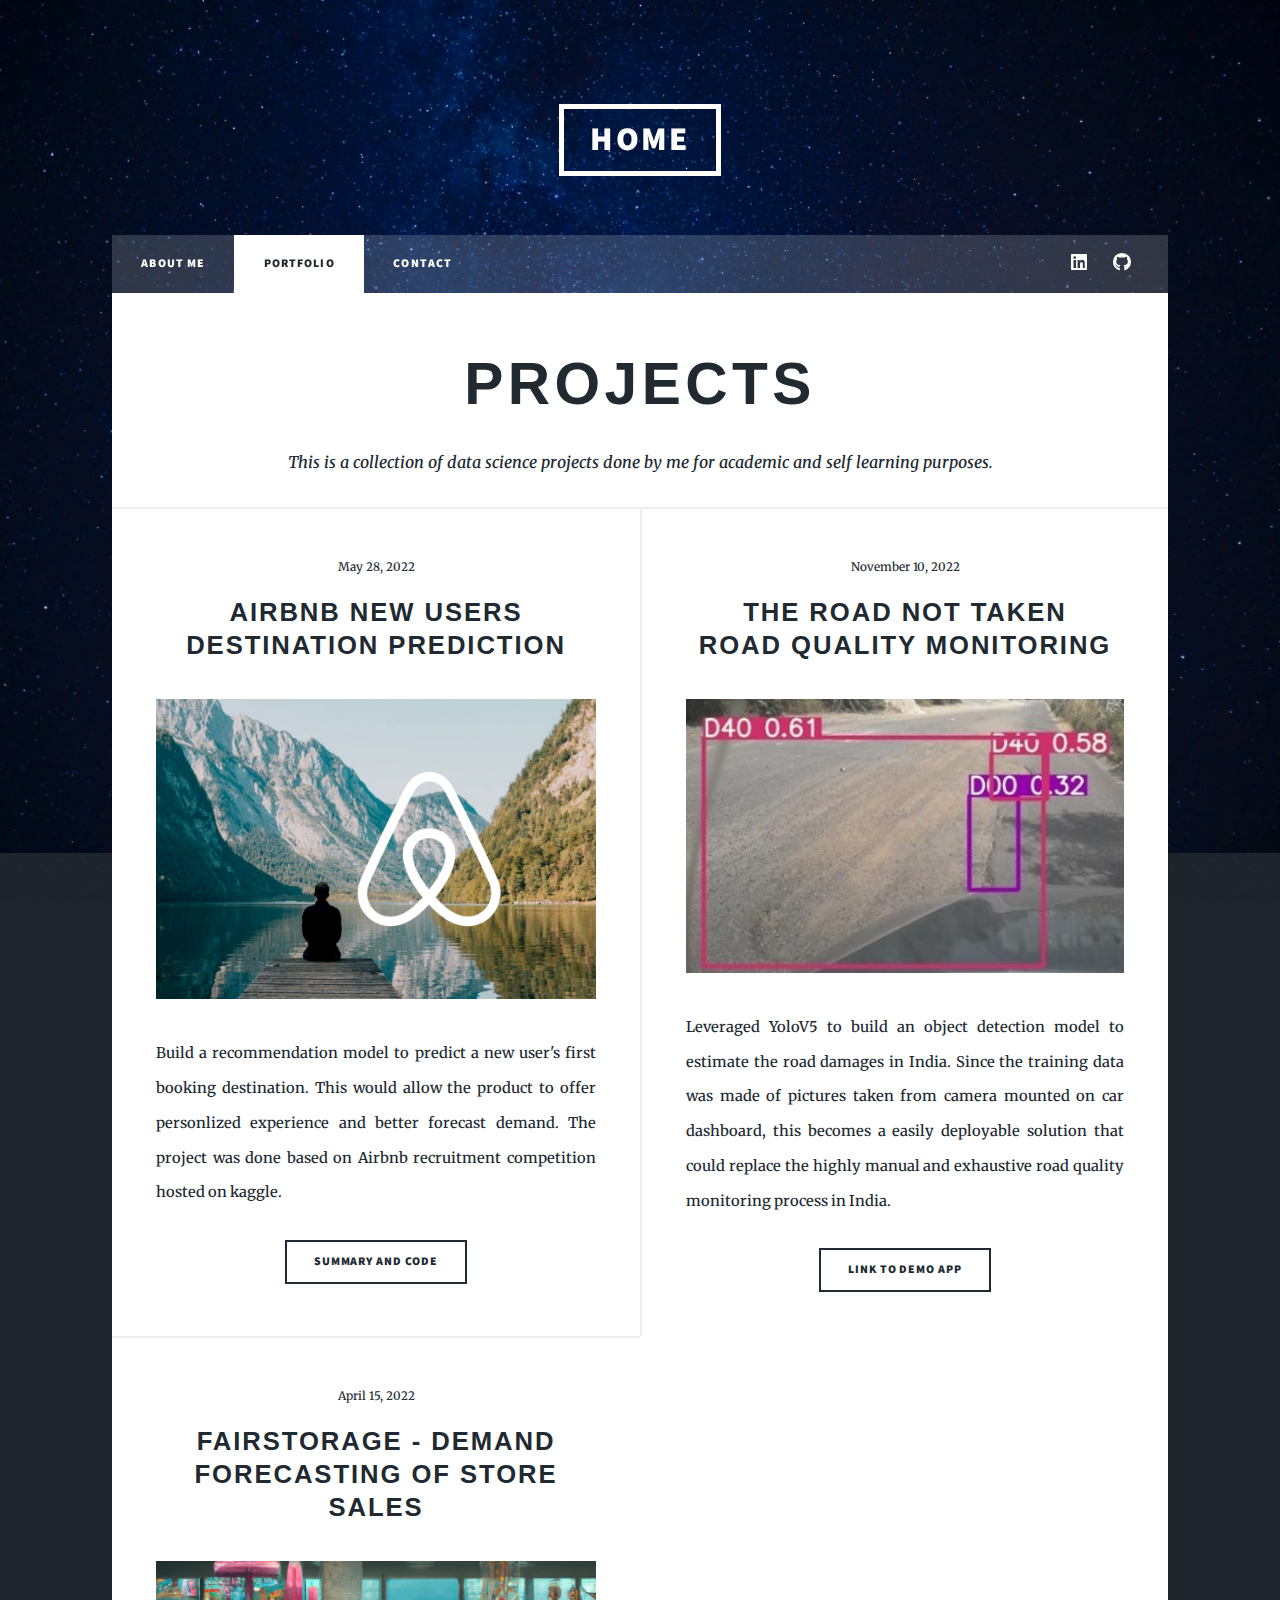
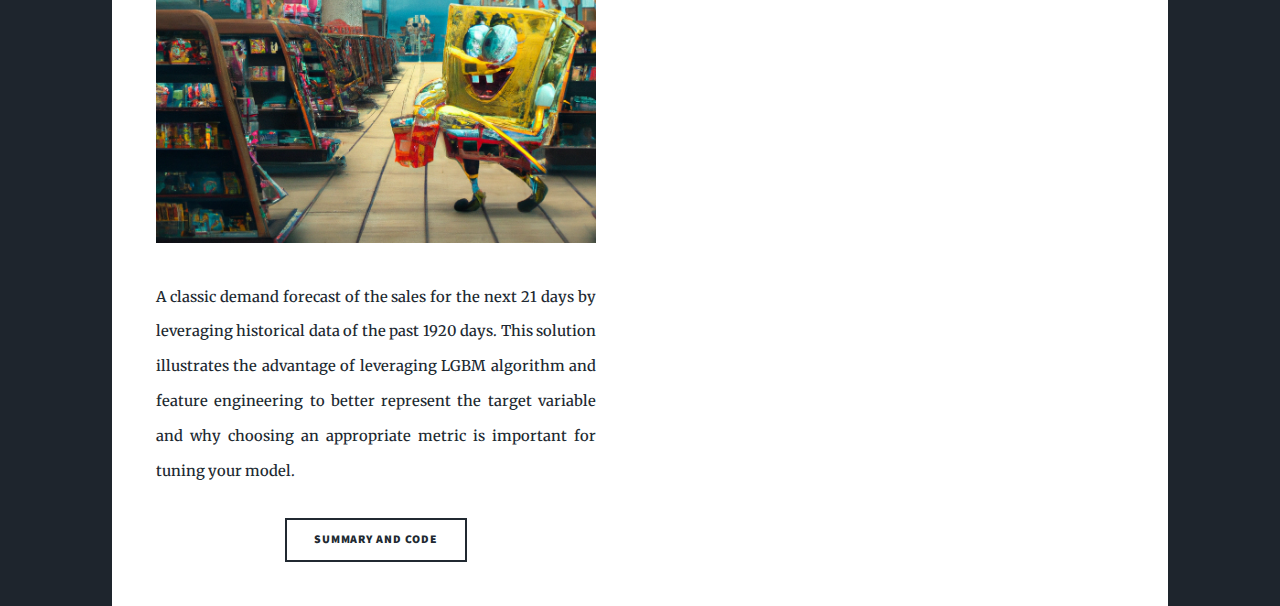
<file: generic.html>
<!DOCTYPE HTML>
<!--
	Massively by HTML5 UP
	html5up.net | @ajlkn
	Free for personal and commercial use under the CCA 3.0 license (html5up.net/license)
-->
<html>
	<head>
		<title>Derin Portfolio</title>
		<meta charset="utf-8" />
		<meta name="viewport" content="width=device-width, initial-scale=1, user-scalable=no" />
		<link rel="stylesheet" href="assets/css/main.css" />
		<noscript><link rel="stylesheet" href="assets/css/noscript.css" /></noscript>
	</head>
	<body class="is-preload">

		<!-- Wrapper -->
			<div id="wrapper">

				<!-- Header -->
					<header id="header">
						<a href="index.html" class="logo">Home</a>
					</header>

				<!-- Nav -->
					<nav id="nav">
						<ul class="links">
							<li><a href="index.html">About Me</a></li>
							<li class="active"><a href="generic.html">Portfolio</a></li>
							<li><a href="elements.html">Contact</a></li>
						</ul>
						<ul class="icons">
							<!-- <li><a href="#" class="icon brands fa-twitter"><span class="label">Twitter</span></a></li> -->
							<!-- <li><a href="#" class="icon brands fa-facebook-f"><span class="label">Facebook</span></a></li> -->
							<li><a href="#" class="icon brands fa-linkedin"><span class="label">linkedin</span></a></li>
							<li><a href="#" class="icon brands fa-github"><span class="label">GitHub</span></a></li>
						</ul>
					</nav>

				<!-- Main -->
					<div id="main">

						<!-- Featured Post -->
							<!-- <article class="post featured"> -->
								<header class="major">
									<!-- <span class="date">April 25, 2017</span> -->
									<h1><a href="#">Projects<br /></a></h1>
								<p>This is a collection of data science projects done by me for academic and self learning purposes. </p>
								</header>
							<!-- </article>	Posts -->
							<section class="posts">
								<article>
									<header>
										<span class="date"> May 28, 2022</span>
										<h2>Airbnb New Users Destination Prediction</h2>
									</header>
									<a href="#" class="image fit"><img src="images/Picture1.png" alt="" style="width:auto;height:300px;"></a>
									<p> Build a recommendation model to predict a new user's first booking destination. This would allow the product to offer personlized experience and better forecast demand.
										 The project was done based on Airbnb recruitment competition hosted on kaggle.</p>
									<ul class="actions special">
										<li><a href="https://github.com/derinben/Airbnb-New-User-Booking" class="button">Summary and Code</a></li>
									</ul>
								</article>
								<article>
									<header>
										<span class="date">November 10, 2022</span>
										<h2>The Road Not Taken <br> Road Quality Monitoring</h2>
									</header>
									<a href="#" class="image fit"><img src="images/project2pic.jpg" alt=""></a>
									<p>Leveraged YoloV5 to build an object detection model to estimate the road damages in India. Since the training data was made of pictures taken from camera mounted on car dashboard,
										this becomes a easily deployable solution that could replace the highly manual and exhaustive road quality monitoring process in India. 
									</p>
									<ul class="actions special">
										<li><a href="https://pikato2022-road-damage-monitoring-yolov5app-l76wy7.streamlit.app/" class="button">Link to Demo App</a></li>
									</ul>
								</article>
								<article>
									<header>
										<span class="date">April 15, 2022</span>
										<h2><a href="#">FairStorage - Demand Forecasting of Store Sales<br/>
									</a></h2>
									</header>
									<a href="#" class="image fit"><img src="images/fairstorage-demand.png" alt="" /></a>
									<p>A classic demand forecast of the sales for the next 21 days by leveraging 
										historical data of the past 1920 days. This solution illustrates the advantage of leveraging LGBM algorithm and
									feature engineering to better represent the target variable and why choosing an appropriate metric is important for tuning your model. </p>
									<ul class="actions special">
										<li><a href="https://github.com/derinben/FairStorage-Products-Demand-Forecasting" class="button">Summary and Code</a></li>
									</ul>
								</article>
								<!--  <article>
									<header>
										<span class="date">April 14, 2017</span>
										<h2><a href="#">Tempus sed<br />
										nulla imperdiet</a></h2>
									</header>
									<a href="#" class="image fit"><img src="images/pic05.jpg" alt="" /></a>
									<p>Donec eget ex magna. Interdum et malesuada fames ac ante ipsum primis in faucibus. Pellentesque venenatis dolor imperdiet dolor mattis sagittis magna etiam.</p>
									<ul class="actions special">
										<li><a href="#" class="button">Github</a></li>
									</ul>
								</article>
								<article>
									<header>
										<span class="date">April 11, 2017</span>
										<h2><a href="#">Odio magna<br />
										sed consectetur</a></h2>
									</header>
									<a href="#" class="image fit"><img src="images/pic06.jpg" alt="" /></a>
									<p>Donec eget ex magna. Interdum et malesuada fames ac ante ipsum primis in faucibus. Pellentesque venenatis dolor imperdiet dolor mattis sagittis magna etiam.</p>
									<ul class="actions special">
										<li><a href="#" class="button">Github</a></li>
									</ul>
								</article>
								<article>
									<header>
										<span class="date">April 7, 2017</span>
										<h2><a href="#">Augue lorem<br />
										primis vestibulum</a></h2>
									</header>
									<a href="#" class="image fit"><img src="images/pic07.jpg" alt="" /></a>
									<p>Donec eget ex magna. Interdum et malesuada fames ac ante ipsum primis in faucibus. Pellentesque venenatis dolor imperdiet dolor mattis sagittis magna etiam.</p>
									<ul class="actions special">
										<li><a href="#" class="button">Github</a></li>
									</ul>
								</article>
							</section>

						<!-- Footer -->
							<!-- <footer>
								<div class="pagination">
									<!--<a href="#" class="previous">Prev</a>-->
									<!-- <a href="#" class="page active">1</a>
									<a href="#" class="page">2</a>
									<a href="#" class="page">3</a>
									<span class="extra">&hellip;</span>
									<a href="#" class="page">8</a>
									<a href="#" class="page">9</a>
									<a href="#" class="page">10</a>
									<a href="#" class="next">Next</a>
								</div>
						</footer> --> 

					<!--</div> -->

				<!-- Footer -->
					<!-- <footer id="footer">
						<section>
							<form method="post" action="#">
								<div class="fields">
									<div class="field">
										<label for="name">Name</label>
										<input type="text" name="name" id="name" />
									</div>
									<div class="field">
										<label for="email">Email</label>
										<input type="text" name="email" id="email" />
									</div>
									<div class="field">
										<label for="message">Message</label>
										<textarea name="message" id="message" rows="3"></textarea>
									</div>
								</div>
								<ul class="actions">
									<li><input type="submit" value="Send Message" /></li>
								</ul>
							</form>
						</section>
						<section class="split contact">
							<section class="alt">
								<h3>Address</h3>
								<p>1234 Somewhere Road #87257<br />
								Nashville, TN 00000-0000</p>
							</section>
							<section>
								<h3>Phone</h3>
								<p><a href="#">(000) 000-0000</a></p>
							</section>
							<section>
								<h3>Email</h3>
								<p><a href="#">info@untitled.tld</a></p>
							</section>
							<section>
								<h3>Social</h3>
								<ul class="icons alt">
									<li><a href="#" class="icon brands alt fa-twitter"><span class="label">Twitter</span></a></li>
									<li><a href="#" class="icon brands alt fa-facebook-f"><span class="label">Facebook</span></a></li>
									<li><a href="#" class="icon brands alt fa-instagram"><span class="label">Instagram</span></a></li>
									<li><a href="#" class="icon brands alt fa-github"><span class="label">GitHub</span></a></li>
								</ul>
							</section>
						</section>
					</footer> -->

				<!-- Copyright
					<div id="copyright">
						<ul><li>&copy; Untitled</li><li>Design: <a href="https://html5up.net">HTML5 UP</a></li></ul>
					</div>

			</div> -->

		<!-- Scripts -->
			<script src="assets/js/jquery.min.js"></script>
			<script src="assets/js/jquery.scrollex.min.js"></script>
			<script src="assets/js/jquery.scrolly.min.js"></script>
			<script src="assets/js/browser.min.js"></script>
			<script src="assets/js/breakpoints.min.js"></script>
			<script src="assets/js/util.js"></script>
			<script src="assets/js/main.js"></script>

	</body>
</html>
</file>
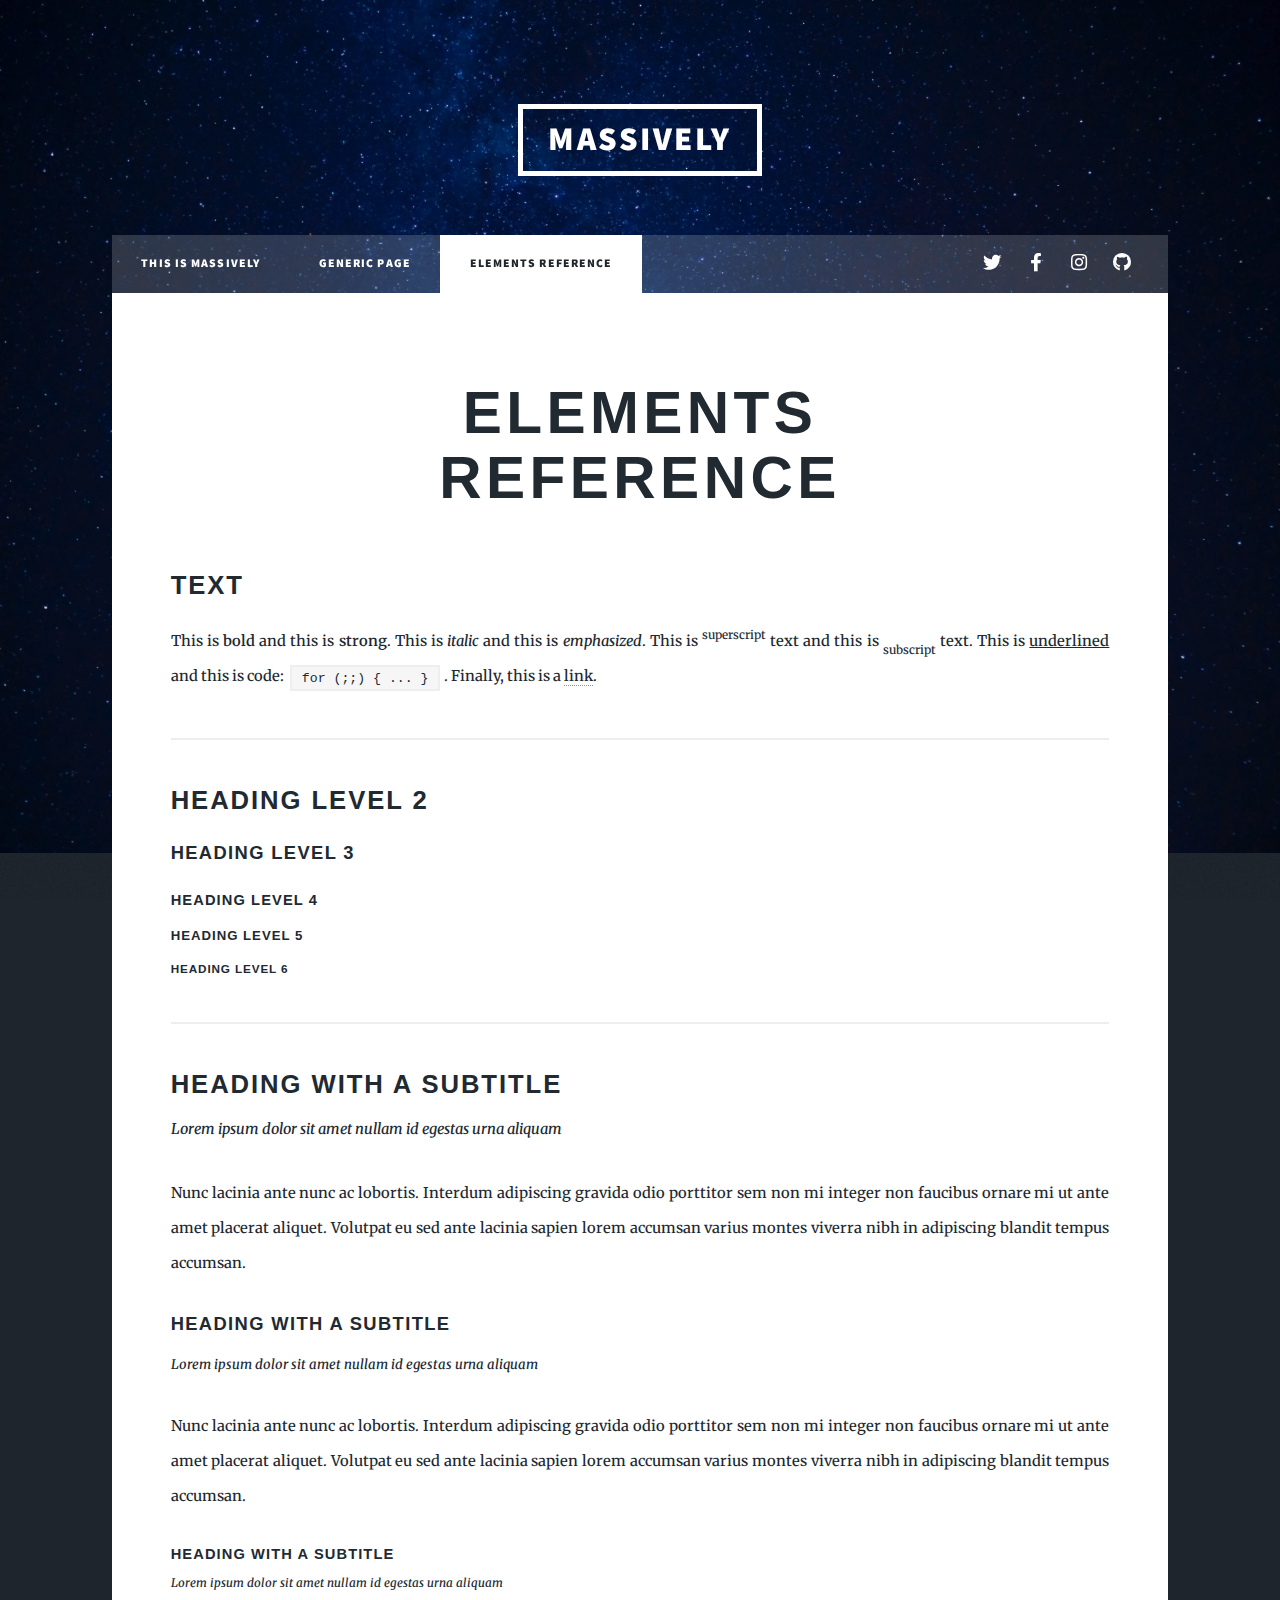
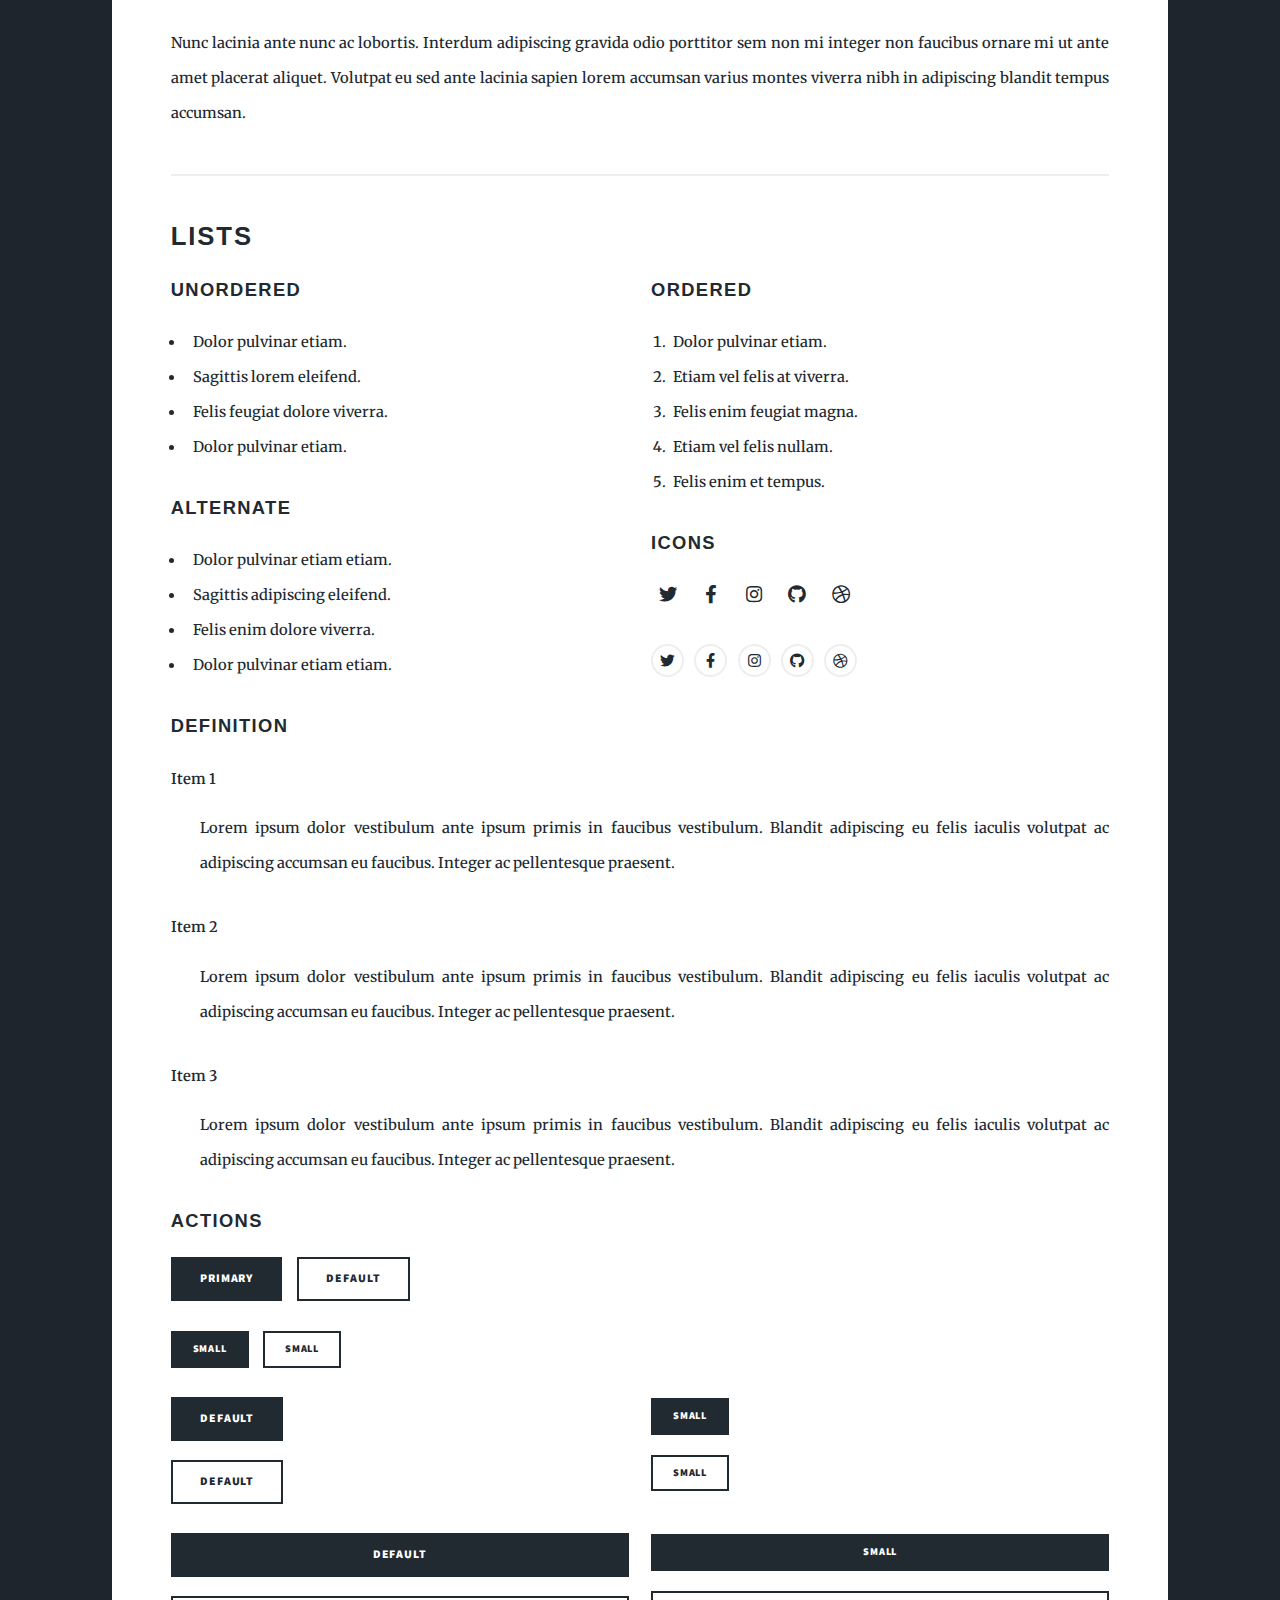
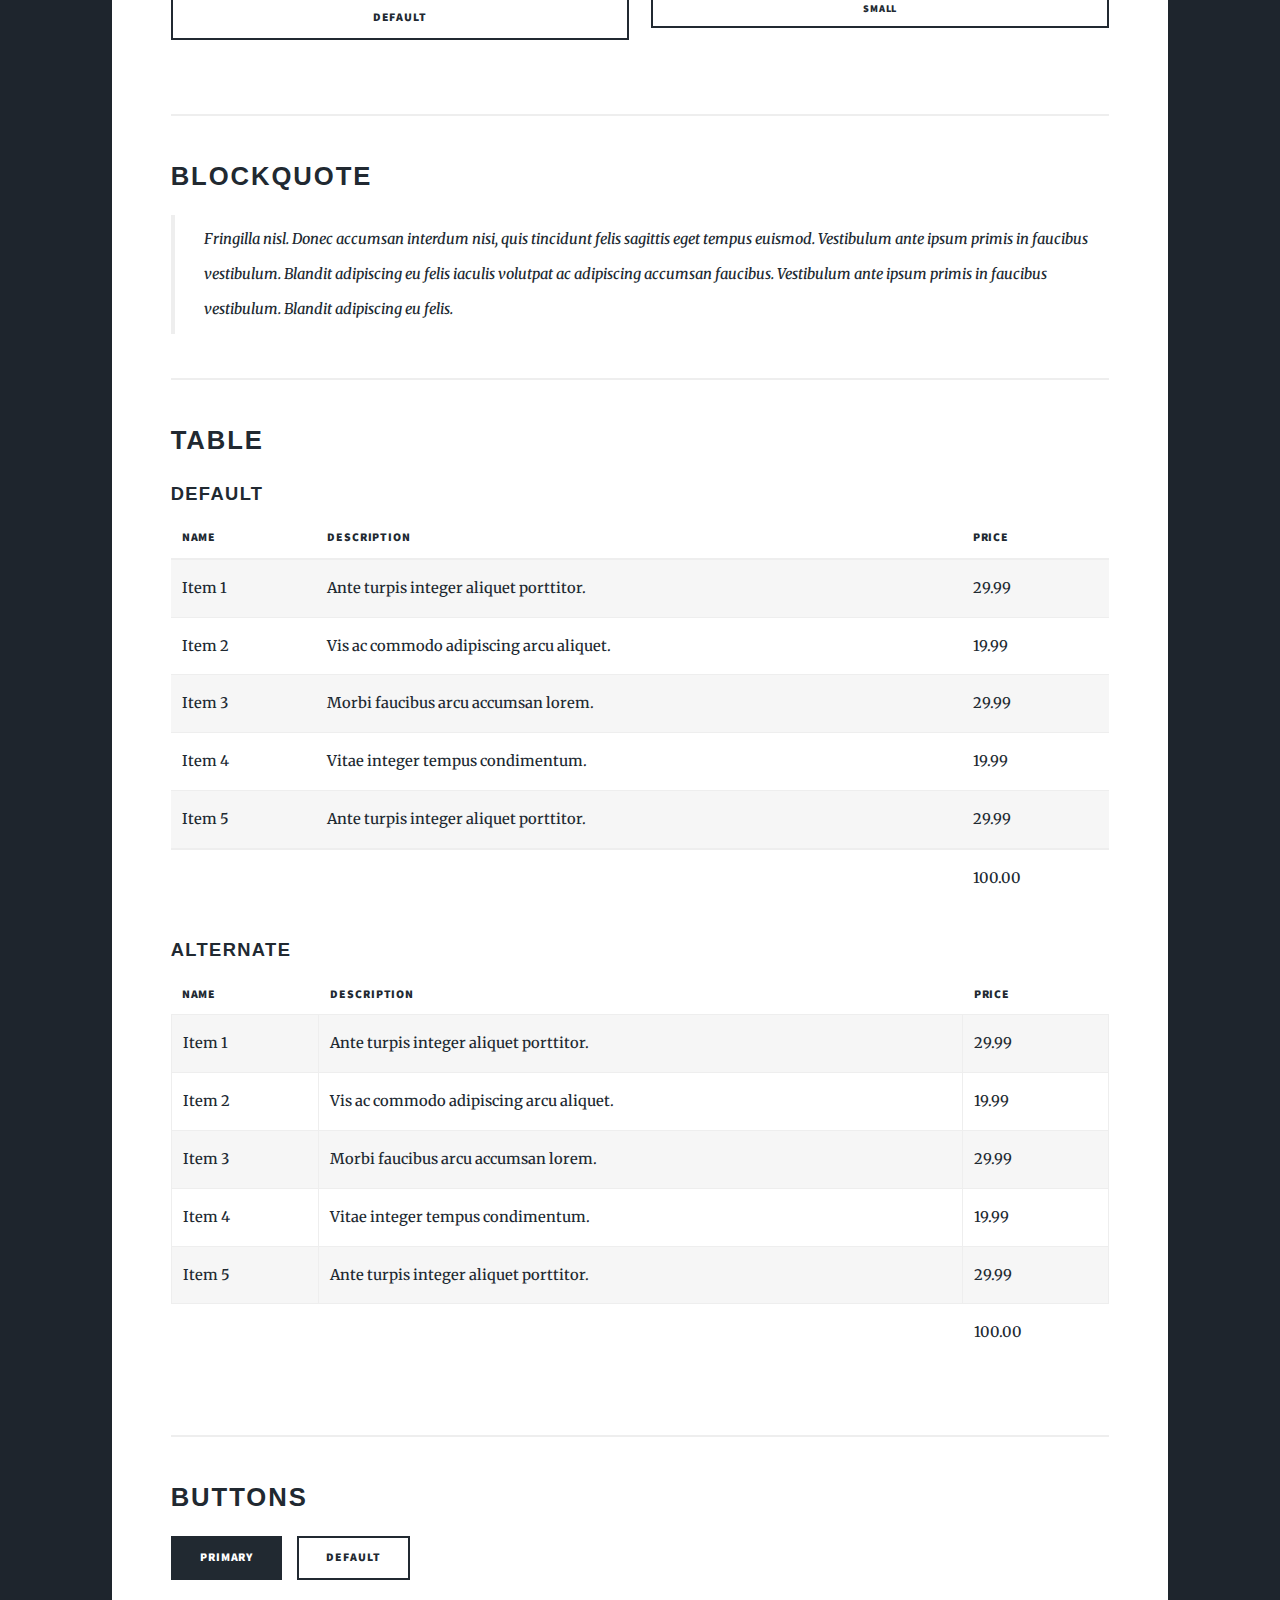
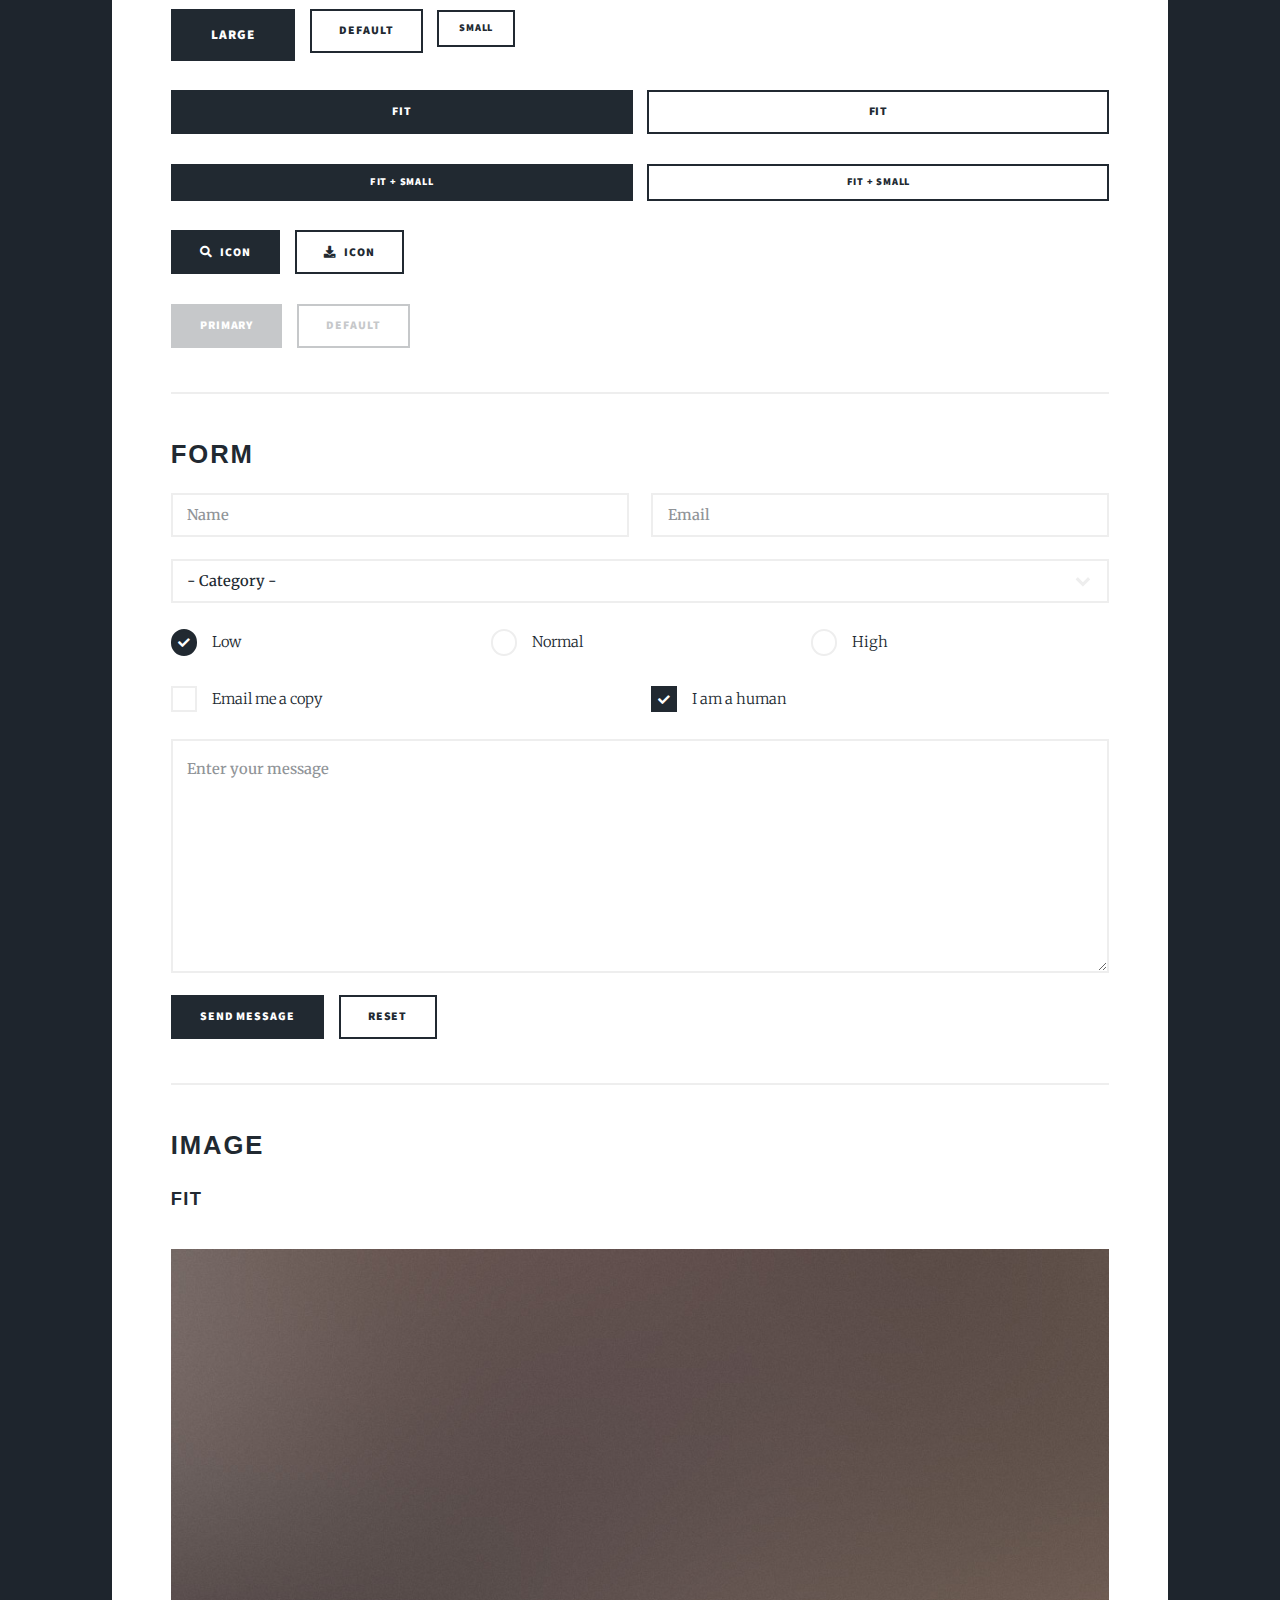
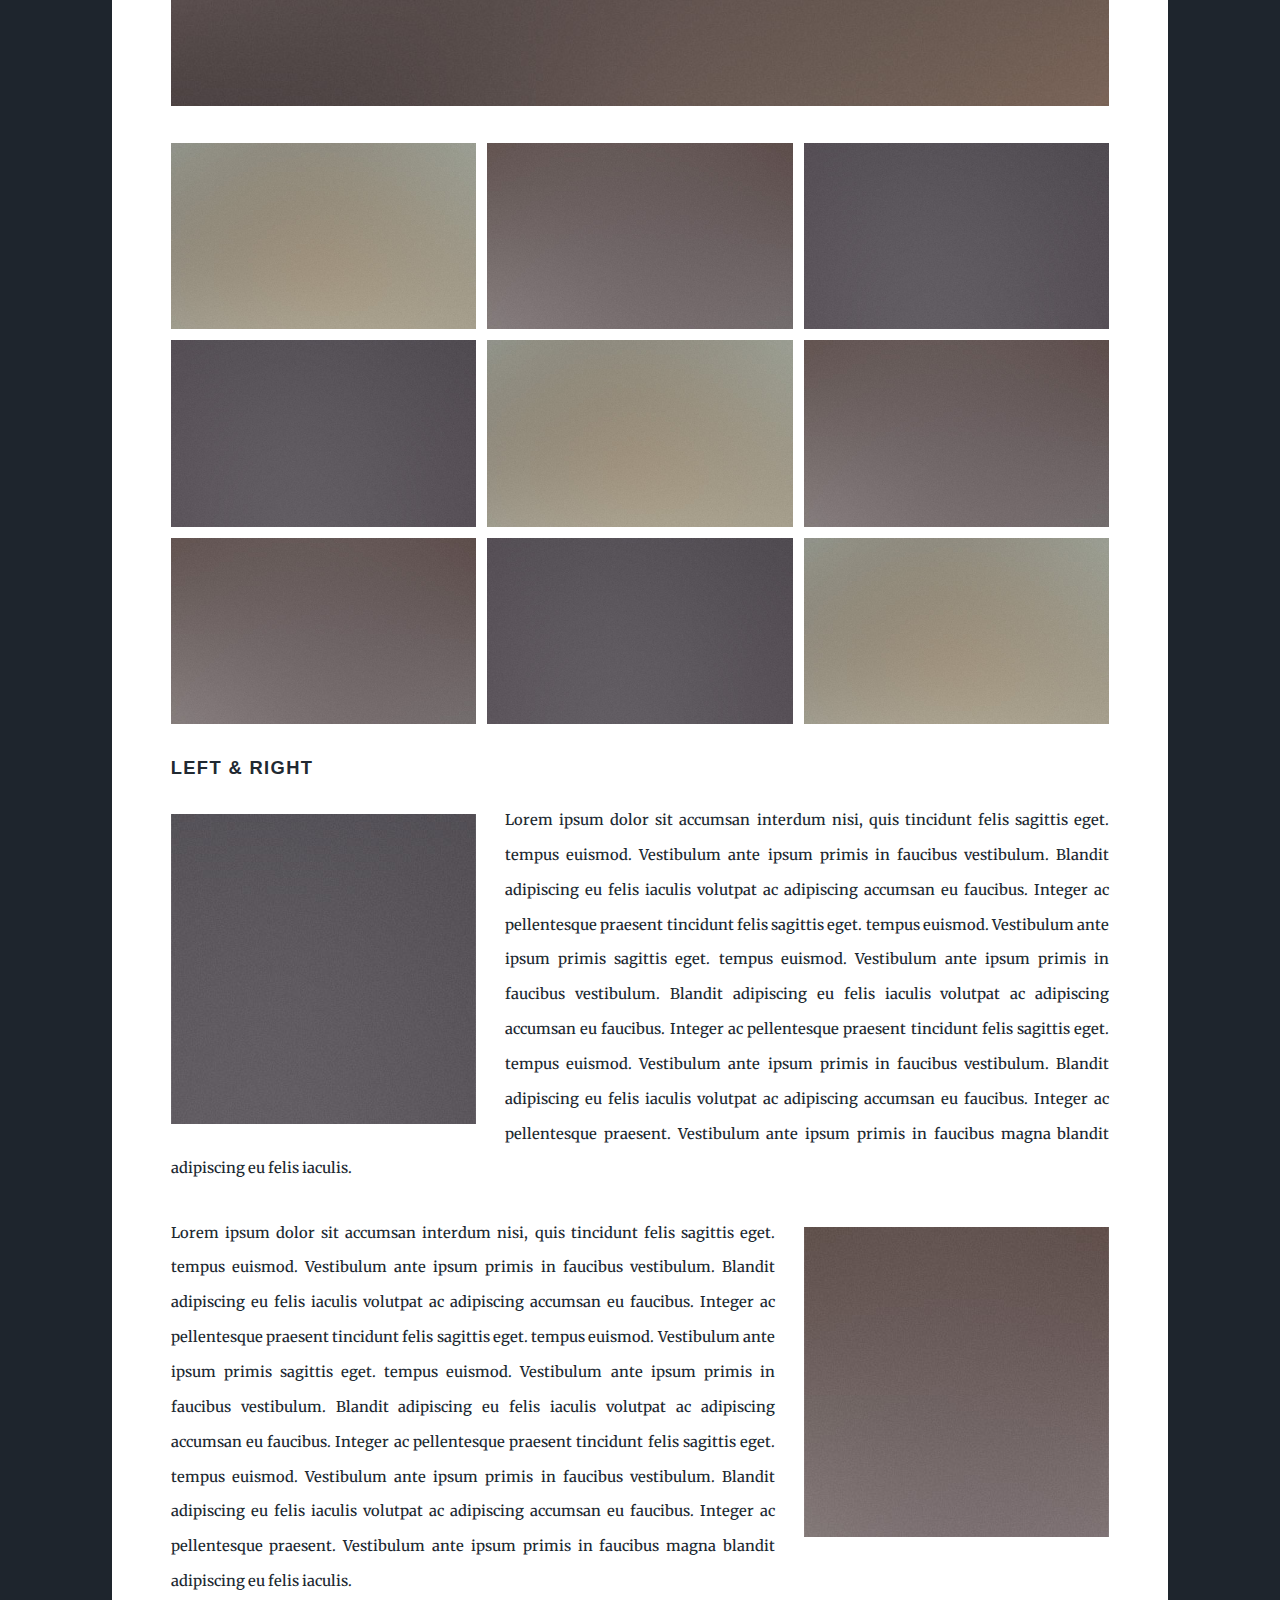
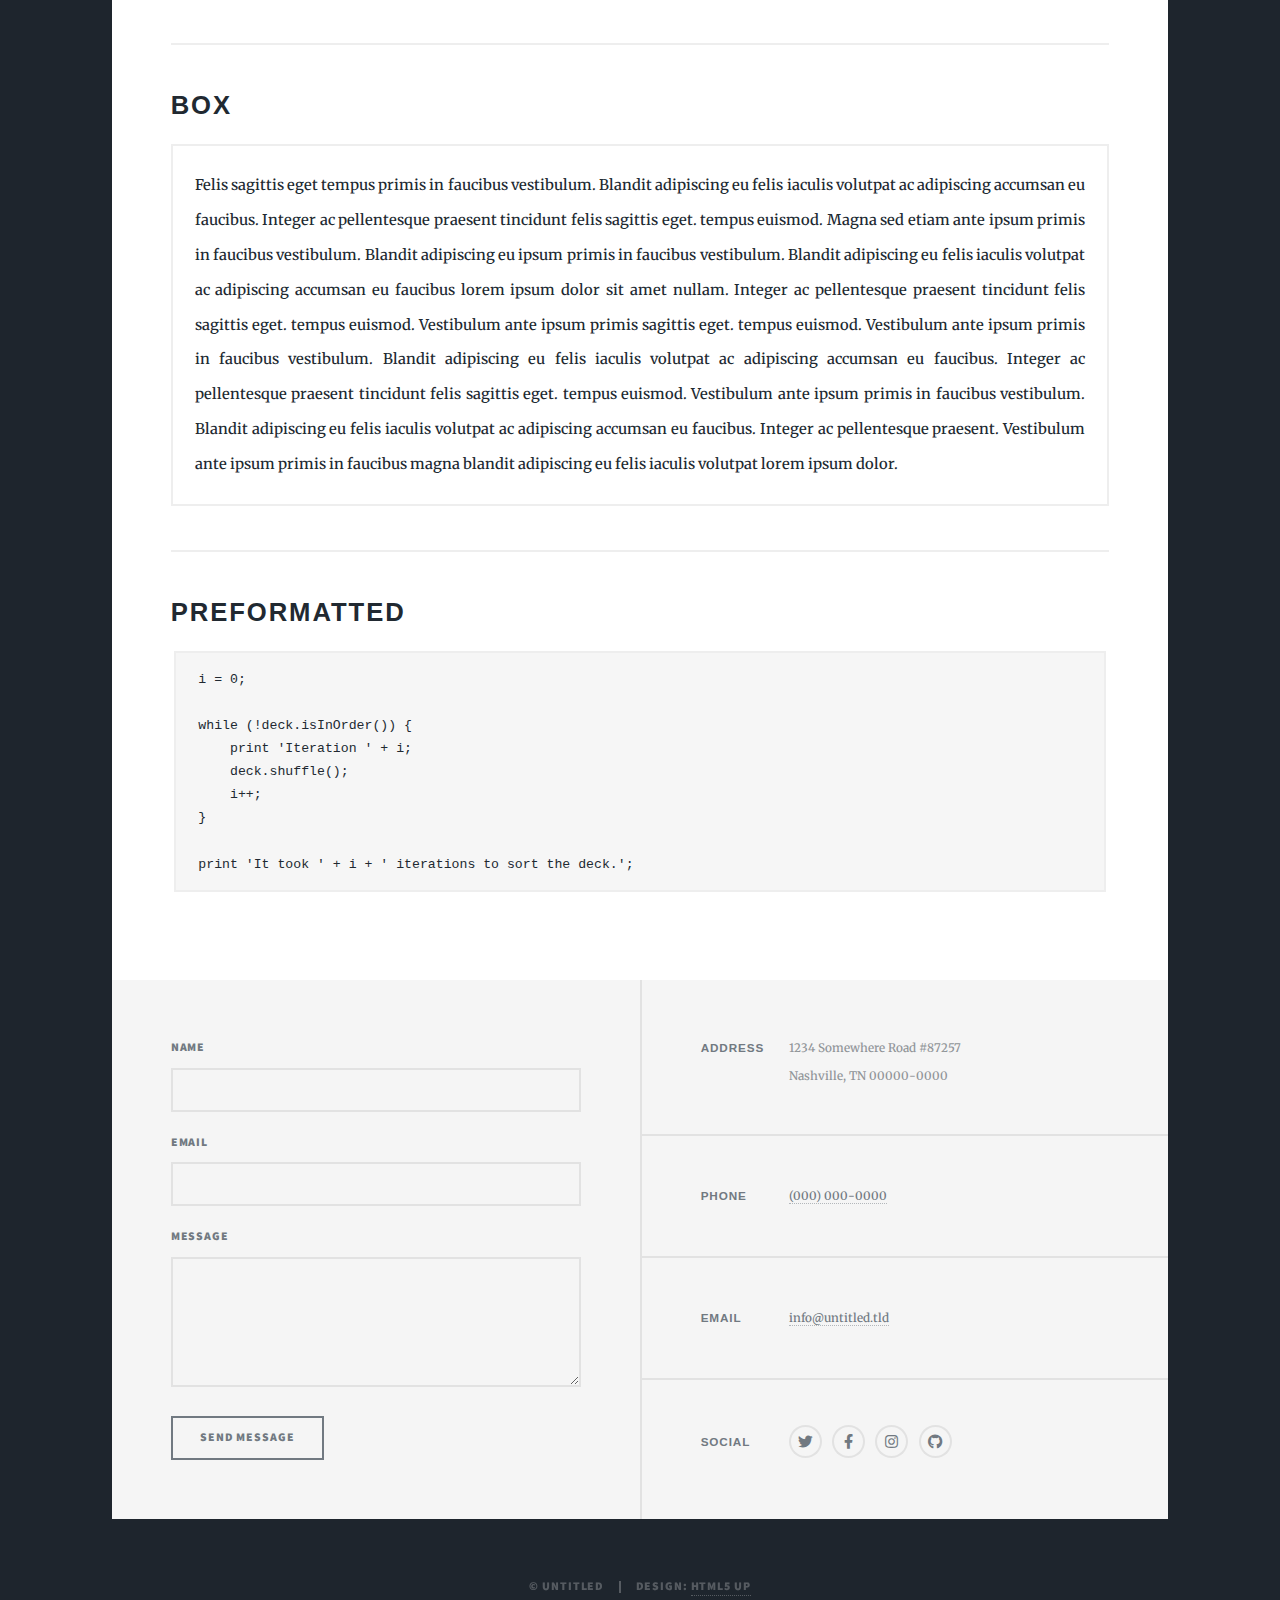
<file: html5up-massively/elements.html>
<!DOCTYPE HTML>
<!--
	Massively by HTML5 UP
	html5up.net | @ajlkn
	Free for personal and commercial use under the CCA 3.0 license (html5up.net/license)
-->
<html>
	<head>
		<title>Elements Reference - Massively by HTML5 UP</title>
		<meta charset="utf-8" />
		<meta name="viewport" content="width=device-width, initial-scale=1, user-scalable=no" />
		<link rel="stylesheet" href="assets/css/main.css" />
		<noscript><link rel="stylesheet" href="assets/css/noscript.css" /></noscript>
	</head>
	<body class="is-preload">

		<!-- Wrapper -->
			<div id="wrapper">

				<!-- Header -->
					<header id="header">
						<a href="index.html" class="logo">Massively</a>
					</header>

				<!-- Nav -->
					<nav id="nav">
						<ul class="links">
							<li><a href="index.html">This is Massively</a></li>
							<li><a href="generic.html">Generic Page</a></li>
							<li class="active"><a href="elements.html">Elements Reference</a></li>
						</ul>
						<ul class="icons">
							<li><a href="#" class="icon brands fa-twitter"><span class="label">Twitter</span></a></li>
							<li><a href="#" class="icon brands fa-facebook-f"><span class="label">Facebook</span></a></li>
							<li><a href="#" class="icon brands fa-instagram"><span class="label">Instagram</span></a></li>
							<li><a href="#" class="icon brands fa-github"><span class="label">GitHub</span></a></li>
						</ul>
					</nav>

				<!-- Main -->
					<div id="main">

						<!-- Post -->
							<section class="post">
								<header class="major">
									<h1>Elements<br />
									Reference</h1>
								</header>

								<!-- Text stuff -->
									<h2>Text</h2>
									<p>This is <b>bold</b> and this is <strong>strong</strong>. This is <i>italic</i> and this is <em>emphasized</em>.
									This is <sup>superscript</sup> text and this is <sub>subscript</sub> text.
									This is <u>underlined</u> and this is code: <code>for (;;) { ... }</code>.
									Finally, this is a <a href="#">link</a>.</p>
									<hr />
									<h2>Heading Level 2</h2>
									<h3>Heading Level 3</h3>
									<h4>Heading Level 4</h4>
									<h5>Heading Level 5</h5>
									<h6>Heading Level 6</h6>
									<hr />
									<header>
										<h2>Heading with a Subtitle</h2>
										<p>Lorem ipsum dolor sit amet nullam id egestas urna aliquam</p>
									</header>
									<p>Nunc lacinia ante nunc ac lobortis. Interdum adipiscing gravida odio porttitor sem non mi integer non faucibus ornare mi ut ante amet placerat aliquet. Volutpat eu sed ante lacinia sapien lorem accumsan varius montes viverra nibh in adipiscing blandit tempus accumsan.</p>
									<header>
										<h3>Heading with a Subtitle</h3>
										<p>Lorem ipsum dolor sit amet nullam id egestas urna aliquam</p>
									</header>
									<p>Nunc lacinia ante nunc ac lobortis. Interdum adipiscing gravida odio porttitor sem non mi integer non faucibus ornare mi ut ante amet placerat aliquet. Volutpat eu sed ante lacinia sapien lorem accumsan varius montes viverra nibh in adipiscing blandit tempus accumsan.</p>
									<header>
										<h4>Heading with a Subtitle</h4>
										<p>Lorem ipsum dolor sit amet nullam id egestas urna aliquam</p>
									</header>
									<p>Nunc lacinia ante nunc ac lobortis. Interdum adipiscing gravida odio porttitor sem non mi integer non faucibus ornare mi ut ante amet placerat aliquet. Volutpat eu sed ante lacinia sapien lorem accumsan varius montes viverra nibh in adipiscing blandit tempus accumsan.</p>

									<hr />

								<!-- Lists -->
									<h2>Lists</h2>
									<div class="row">
										<div class="col-6 col-12-small">

											<h3>Unordered</h3>
											<ul>
												<li>Dolor pulvinar etiam.</li>
												<li>Sagittis lorem eleifend.</li>
												<li>Felis feugiat dolore viverra.</li>
												<li>Dolor pulvinar etiam.</li>
											</ul>

											<h3>Alternate</h3>
											<ul class="alt">
												<li>Dolor pulvinar etiam etiam.</li>
												<li>Sagittis adipiscing eleifend.</li>
												<li>Felis enim dolore viverra.</li>
												<li>Dolor pulvinar etiam etiam.</li>
											</ul>

										</div>
										<div class="col-6 col-12-small">

											<h3>Ordered</h3>
											<ol>
												<li>Dolor pulvinar etiam.</li>
												<li>Etiam vel felis at viverra.</li>
												<li>Felis enim feugiat magna.</li>
												<li>Etiam vel felis nullam.</li>
												<li>Felis enim et tempus.</li>
											</ol>

											<h3>Icons</h3>
											<ul class="icons">
												<li><a href="#" class="icon brands fa-twitter"><span class="label">Twitter</span></a></li>
												<li><a href="#" class="icon brands fa-facebook-f"><span class="label">Facebook</span></a></li>
												<li><a href="#" class="icon brands fa-instagram"><span class="label">Instagram</span></a></li>
												<li><a href="#" class="icon brands fa-github"><span class="label">Github</span></a></li>
												<li><a href="#" class="icon brands fa-dribbble"><span class="label">Dribbble</span></a></li>
											</ul>
											<ul class="icons alt">
												<li><a href="#" class="icon brands alt fa-twitter"><span class="label">Twitter</span></a></li>
												<li><a href="#" class="icon brands alt fa-facebook-f"><span class="label">Facebook</span></a></li>
												<li><a href="#" class="icon brands alt fa-instagram"><span class="label">Instagram</span></a></li>
												<li><a href="#" class="icon brands alt fa-github"><span class="label">Github</span></a></li>
												<li><a href="#" class="icon brands alt fa-dribbble"><span class="label">Dribbble</span></a></li>
											</ul>

										</div>
									</div>
									<h3>Definition</h3>
									<dl>
										<dt>Item 1</dt>
										<dd>
											<p>Lorem ipsum dolor vestibulum ante ipsum primis in faucibus vestibulum. Blandit adipiscing eu felis iaculis volutpat ac adipiscing accumsan eu faucibus. Integer ac pellentesque praesent.</p>
										</dd>
										<dt>Item 2</dt>
										<dd>
											<p>Lorem ipsum dolor vestibulum ante ipsum primis in faucibus vestibulum. Blandit adipiscing eu felis iaculis volutpat ac adipiscing accumsan eu faucibus. Integer ac pellentesque praesent.</p>
										</dd>
										<dt>Item 3</dt>
										<dd>
											<p>Lorem ipsum dolor vestibulum ante ipsum primis in faucibus vestibulum. Blandit adipiscing eu felis iaculis volutpat ac adipiscing accumsan eu faucibus. Integer ac pellentesque praesent.</p>
										</dd>
									</dl>

									<h3>Actions</h3>
									<ul class="actions">
										<li><a href="#" class="button primary">Primary</a></li>
										<li><a href="#" class="button">Default</a></li>
									</ul>
									<ul class="actions small">
										<li><a href="#" class="button primary small">Small</a></li>
										<li><a href="#" class="button small">Small</a></li>
									</ul>
									<div class="row">
										<div class="col-6 col-12-small">
											<ul class="actions stacked">
												<li><a href="#" class="button primary">Default</a></li>
												<li><a href="#" class="button">Default</a></li>
											</ul>
										</div>
										<div class="col-6 col-12-small">
											<ul class="actions stacked">
												<li><a href="#" class="button primary small">Small</a></li>
												<li><a href="#" class="button small">Small</a></li>
											</ul>
										</div>
									</div>
									<div class="row">
										<div class="col-6 col-12-small">
											<ul class="actions stacked">
												<li><a href="#" class="button primary fit">Default</a></li>
												<li><a href="#" class="button fit">Default</a></li>
											</ul>
										</div>
										<div class="col-6 col-12-small">
											<ul class="actions stacked">
												<li><a href="#" class="button primary small fit">Small</a></li>
												<li><a href="#" class="button small fit">Small</a></li>
											</ul>
										</div>
									</div>

									<hr />

								<!-- Blockquote -->
									<h2>Blockquote</h2>
									<blockquote>Fringilla nisl. Donec accumsan interdum nisi, quis tincidunt felis sagittis eget tempus euismod. Vestibulum ante ipsum primis in faucibus vestibulum. Blandit adipiscing eu felis iaculis volutpat ac adipiscing accumsan faucibus. Vestibulum ante ipsum primis in faucibus vestibulum. Blandit adipiscing eu felis.</blockquote>

									<hr />

								<!-- Table -->
									<h2>Table</h2>

									<h3>Default</h3>
									<div class="table-wrapper">
										<table>
											<thead>
												<tr>
													<th>Name</th>
													<th>Description</th>
													<th>Price</th>
												</tr>
											</thead>
											<tbody>
												<tr>
													<td>Item 1</td>
													<td>Ante turpis integer aliquet porttitor.</td>
													<td>29.99</td>
												</tr>
												<tr>
													<td>Item 2</td>
													<td>Vis ac commodo adipiscing arcu aliquet.</td>
													<td>19.99</td>
												</tr>
												<tr>
													<td>Item 3</td>
													<td> Morbi faucibus arcu accumsan lorem.</td>
													<td>29.99</td>
												</tr>
												<tr>
													<td>Item 4</td>
													<td>Vitae integer tempus condimentum.</td>
													<td>19.99</td>
												</tr>
												<tr>
													<td>Item 5</td>
													<td>Ante turpis integer aliquet porttitor.</td>
													<td>29.99</td>
												</tr>
											</tbody>
											<tfoot>
												<tr>
													<td colspan="2"></td>
													<td>100.00</td>
												</tr>
											</tfoot>
										</table>
									</div>

									<h3>Alternate</h3>
									<div class="table-wrapper">
										<table class="alt">
											<thead>
												<tr>
													<th>Name</th>
													<th>Description</th>
													<th>Price</th>
												</tr>
											</thead>
											<tbody>
												<tr>
													<td>Item 1</td>
													<td>Ante turpis integer aliquet porttitor.</td>
													<td>29.99</td>
												</tr>
												<tr>
													<td>Item 2</td>
													<td>Vis ac commodo adipiscing arcu aliquet.</td>
													<td>19.99</td>
												</tr>
												<tr>
													<td>Item 3</td>
													<td> Morbi faucibus arcu accumsan lorem.</td>
													<td>29.99</td>
												</tr>
												<tr>
													<td>Item 4</td>
													<td>Vitae integer tempus condimentum.</td>
													<td>19.99</td>
												</tr>
												<tr>
													<td>Item 5</td>
													<td>Ante turpis integer aliquet porttitor.</td>
													<td>29.99</td>
												</tr>
											</tbody>
											<tfoot>
												<tr>
													<td colspan="2"></td>
													<td>100.00</td>
												</tr>
											</tfoot>
										</table>
									</div>

									<hr />

								<!-- Buttons -->
									<h2>Buttons</h2>
									<ul class="actions">
										<li><a href="#" class="button primary">Primary</a></li>
										<li><a href="#" class="button">Default</a></li>
									</ul>
									<ul class="actions">
										<li><a href="#" class="button primary large">Large</a></li>
										<li><a href="#" class="button">Default</a></li>
										<li><a href="#" class="button small">Small</a></li>
									</ul>
									<ul class="actions fit">
										<li><a href="#" class="button primary fit">Fit</a></li>
										<li><a href="#" class="button fit">Fit</a></li>
									</ul>
									<ul class="actions fit small">
										<li><a href="#" class="button primary fit small">Fit + Small</a></li>
										<li><a href="#" class="button fit small">Fit + Small</a></li>
									</ul>
									<ul class="actions">
										<li><a href="#" class="button primary icon solid fa-search">Icon</a></li>
										<li><a href="#" class="button icon solid fa-download">Icon</a></li>
									</ul>
									<ul class="actions">
										<li><span class="button primary disabled">Primary</span></li>
										<li><span class="button disabled">Default</span></li>
									</ul>

									<hr />

								<!-- Form -->
									<h2>Form</h2>

									<form method="post" action="#">
										<div class="row gtr-uniform">
											<div class="col-6 col-12-xsmall">
												<input type="text" name="demo-name" id="demo-name" value="" placeholder="Name" />
											</div>
											<div class="col-6 col-12-xsmall">
												<input type="email" name="demo-email" id="demo-email" value="" placeholder="Email" />
											</div>
											<!-- Break -->
											<div class="col-12">
												<select name="demo-category" id="demo-category">
													<option value="">- Category -</option>
													<option value="1">Manufacturing</option>
													<option value="1">Shipping</option>
													<option value="1">Administration</option>
													<option value="1">Human Resources</option>
												</select>
											</div>
											<!-- Break -->
											<div class="col-4 col-12-small">
												<input type="radio" id="demo-priority-low" name="demo-priority" checked>
												<label for="demo-priority-low">Low</label>
											</div>
											<div class="col-4 col-12-small">
												<input type="radio" id="demo-priority-normal" name="demo-priority">
												<label for="demo-priority-normal">Normal</label>
											</div>
											<div class="col-4 col-12-small">
												<input type="radio" id="demo-priority-high" name="demo-priority">
												<label for="demo-priority-high">High</label>
											</div>
											<!-- Break -->
											<div class="col-6 col-12-small">
												<input type="checkbox" id="demo-copy" name="demo-copy">
												<label for="demo-copy">Email me a copy</label>
											</div>
											<div class="col-6 col-12-small">
												<input type="checkbox" id="demo-human" name="demo-human" checked>
												<label for="demo-human">I am a human</label>
											</div>
											<!-- Break -->
											<div class="col-12">
												<textarea name="demo-message" id="demo-message" placeholder="Enter your message" rows="6"></textarea>
											</div>
											<!-- Break -->
											<div class="col-12">
												<ul class="actions">
													<li><input type="submit" value="Send Message" class="primary" /></li>
													<li><input type="reset" value="Reset" /></li>
												</ul>
											</div>
										</div>
									</form>

									<hr />

								<!-- Image -->
									<h2>Image</h2>

									<h3>Fit</h3>
									<span class="image fit"><img src="images/pic01.jpg" alt="" /></span>
									<div class="box alt">
										<div class="row gtr-50 gtr-uniform">
											<div class="col-4"><span class="image fit"><img src="images/pic02.jpg" alt="" /></span></div>
											<div class="col-4"><span class="image fit"><img src="images/pic03.jpg" alt="" /></span></div>
											<div class="col-4"><span class="image fit"><img src="images/pic04.jpg" alt="" /></span></div>
											<!-- Break -->
											<div class="col-4"><span class="image fit"><img src="images/pic04.jpg" alt="" /></span></div>
											<div class="col-4"><span class="image fit"><img src="images/pic02.jpg" alt="" /></span></div>
											<div class="col-4"><span class="image fit"><img src="images/pic03.jpg" alt="" /></span></div>
											<!-- Break -->
											<div class="col-4"><span class="image fit"><img src="images/pic03.jpg" alt="" /></span></div>
											<div class="col-4"><span class="image fit"><img src="images/pic04.jpg" alt="" /></span></div>
											<div class="col-4"><span class="image fit"><img src="images/pic02.jpg" alt="" /></span></div>
										</div>
									</div>

									<h3>Left &amp; Right</h3>
									<p><span class="image left"><img src="images/pic08.jpg" alt="" /></span>Lorem ipsum dolor sit accumsan interdum nisi, quis tincidunt felis sagittis eget. tempus euismod. Vestibulum ante ipsum primis in faucibus vestibulum. Blandit adipiscing eu felis iaculis volutpat ac adipiscing accumsan eu faucibus. Integer ac pellentesque praesent tincidunt felis sagittis eget. tempus euismod. Vestibulum ante ipsum primis sagittis eget. tempus euismod. Vestibulum ante ipsum primis in faucibus vestibulum. Blandit adipiscing eu felis iaculis volutpat ac adipiscing accumsan eu faucibus. Integer ac pellentesque praesent tincidunt felis sagittis eget. tempus euismod. Vestibulum ante ipsum primis in faucibus vestibulum. Blandit adipiscing eu felis iaculis volutpat ac adipiscing accumsan eu faucibus. Integer ac pellentesque praesent. Vestibulum ante ipsum primis in faucibus magna blandit adipiscing eu felis iaculis.</p>
									<p><span class="image right"><img src="images/pic09.jpg" alt="" /></span>Lorem ipsum dolor sit accumsan interdum nisi, quis tincidunt felis sagittis eget. tempus euismod. Vestibulum ante ipsum primis in faucibus vestibulum. Blandit adipiscing eu felis iaculis volutpat ac adipiscing accumsan eu faucibus. Integer ac pellentesque praesent tincidunt felis sagittis eget. tempus euismod. Vestibulum ante ipsum primis sagittis eget. tempus euismod. Vestibulum ante ipsum primis in faucibus vestibulum. Blandit adipiscing eu felis iaculis volutpat ac adipiscing accumsan eu faucibus. Integer ac pellentesque praesent tincidunt felis sagittis eget. tempus euismod. Vestibulum ante ipsum primis in faucibus vestibulum. Blandit adipiscing eu felis iaculis volutpat ac adipiscing accumsan eu faucibus. Integer ac pellentesque praesent. Vestibulum ante ipsum primis in faucibus magna blandit adipiscing eu felis iaculis.</p>

									<hr />

								<!-- Box -->
									<h2>Box</h2>
									<div class="box">
										<p>Felis sagittis eget tempus primis in faucibus vestibulum. Blandit adipiscing eu felis iaculis volutpat ac adipiscing accumsan eu faucibus. Integer ac pellentesque praesent tincidunt felis sagittis eget. tempus euismod. Magna sed etiam ante ipsum primis in faucibus vestibulum. Blandit adipiscing eu ipsum primis in faucibus vestibulum. Blandit adipiscing eu felis iaculis volutpat ac adipiscing accumsan eu faucibus lorem ipsum dolor sit amet nullam. Integer ac pellentesque praesent tincidunt felis sagittis eget. tempus euismod. Vestibulum ante ipsum primis sagittis eget. tempus euismod. Vestibulum ante ipsum primis in faucibus vestibulum. Blandit adipiscing eu felis iaculis volutpat ac adipiscing accumsan eu faucibus. Integer ac pellentesque praesent tincidunt felis sagittis eget. tempus euismod. Vestibulum ante ipsum primis in faucibus vestibulum. Blandit adipiscing eu felis iaculis volutpat ac adipiscing accumsan eu faucibus. Integer ac pellentesque praesent. Vestibulum ante ipsum primis in faucibus magna blandit adipiscing eu felis iaculis volutpat lorem ipsum dolor.</p>
									</div>

									<hr />

								<!-- Preformatted Code -->
									<h2>Preformatted</h2>
									<pre><code>i = 0;

while (!deck.isInOrder()) {
    print 'Iteration ' + i;
    deck.shuffle();
    i++;
}

print 'It took ' + i + ' iterations to sort the deck.';
</code></pre>

							</section>

					</div>

				<!-- Footer -->
					<footer id="footer">
						<section>
							<form method="post" action="#">
								<div class="fields">
									<div class="field">
										<label for="name">Name</label>
										<input type="text" name="name" id="name" />
									</div>
									<div class="field">
										<label for="email">Email</label>
										<input type="text" name="email" id="email" />
									</div>
									<div class="field">
										<label for="message">Message</label>
										<textarea name="message" id="message" rows="3"></textarea>
									</div>
								</div>
								<ul class="actions">
									<li><input type="submit" value="Send Message" /></li>
								</ul>
							</form>
						</section>
						<section class="split contact">
							<section class="alt">
								<h3>Address</h3>
								<p>1234 Somewhere Road #87257<br />
								Nashville, TN 00000-0000</p>
							</section>
							<section>
								<h3>Phone</h3>
								<p><a href="#">(000) 000-0000</a></p>
							</section>
							<section>
								<h3>Email</h3>
								<p><a href="#">info@untitled.tld</a></p>
							</section>
							<section>
								<h3>Social</h3>
								<ul class="icons alt">
									<li><a href="#" class="icon brands alt fa-twitter"><span class="label">Twitter</span></a></li>
									<li><a href="#" class="icon brands alt fa-facebook-f"><span class="label">Facebook</span></a></li>
									<li><a href="#" class="icon brands alt fa-instagram"><span class="label">Instagram</span></a></li>
									<li><a href="#" class="icon brands alt fa-github"><span class="label">GitHub</span></a></li>
								</ul>
							</section>
						</section>
					</footer>

				<!-- Copyright -->
					<div id="copyright">
						<ul><li>&copy; Untitled</li><li>Design: <a href="https://html5up.net">HTML5 UP</a></li></ul>
					</div>

			</div>

		<!-- Scripts -->
			<script src="assets/js/jquery.min.js"></script>
			<script src="assets/js/jquery.scrollex.min.js"></script>
			<script src="assets/js/jquery.scrolly.min.js"></script>
			<script src="assets/js/browser.min.js"></script>
			<script src="assets/js/breakpoints.min.js"></script>
			<script src="assets/js/util.js"></script>
			<script src="assets/js/main.js"></script>

	</body>
</html>
</file>
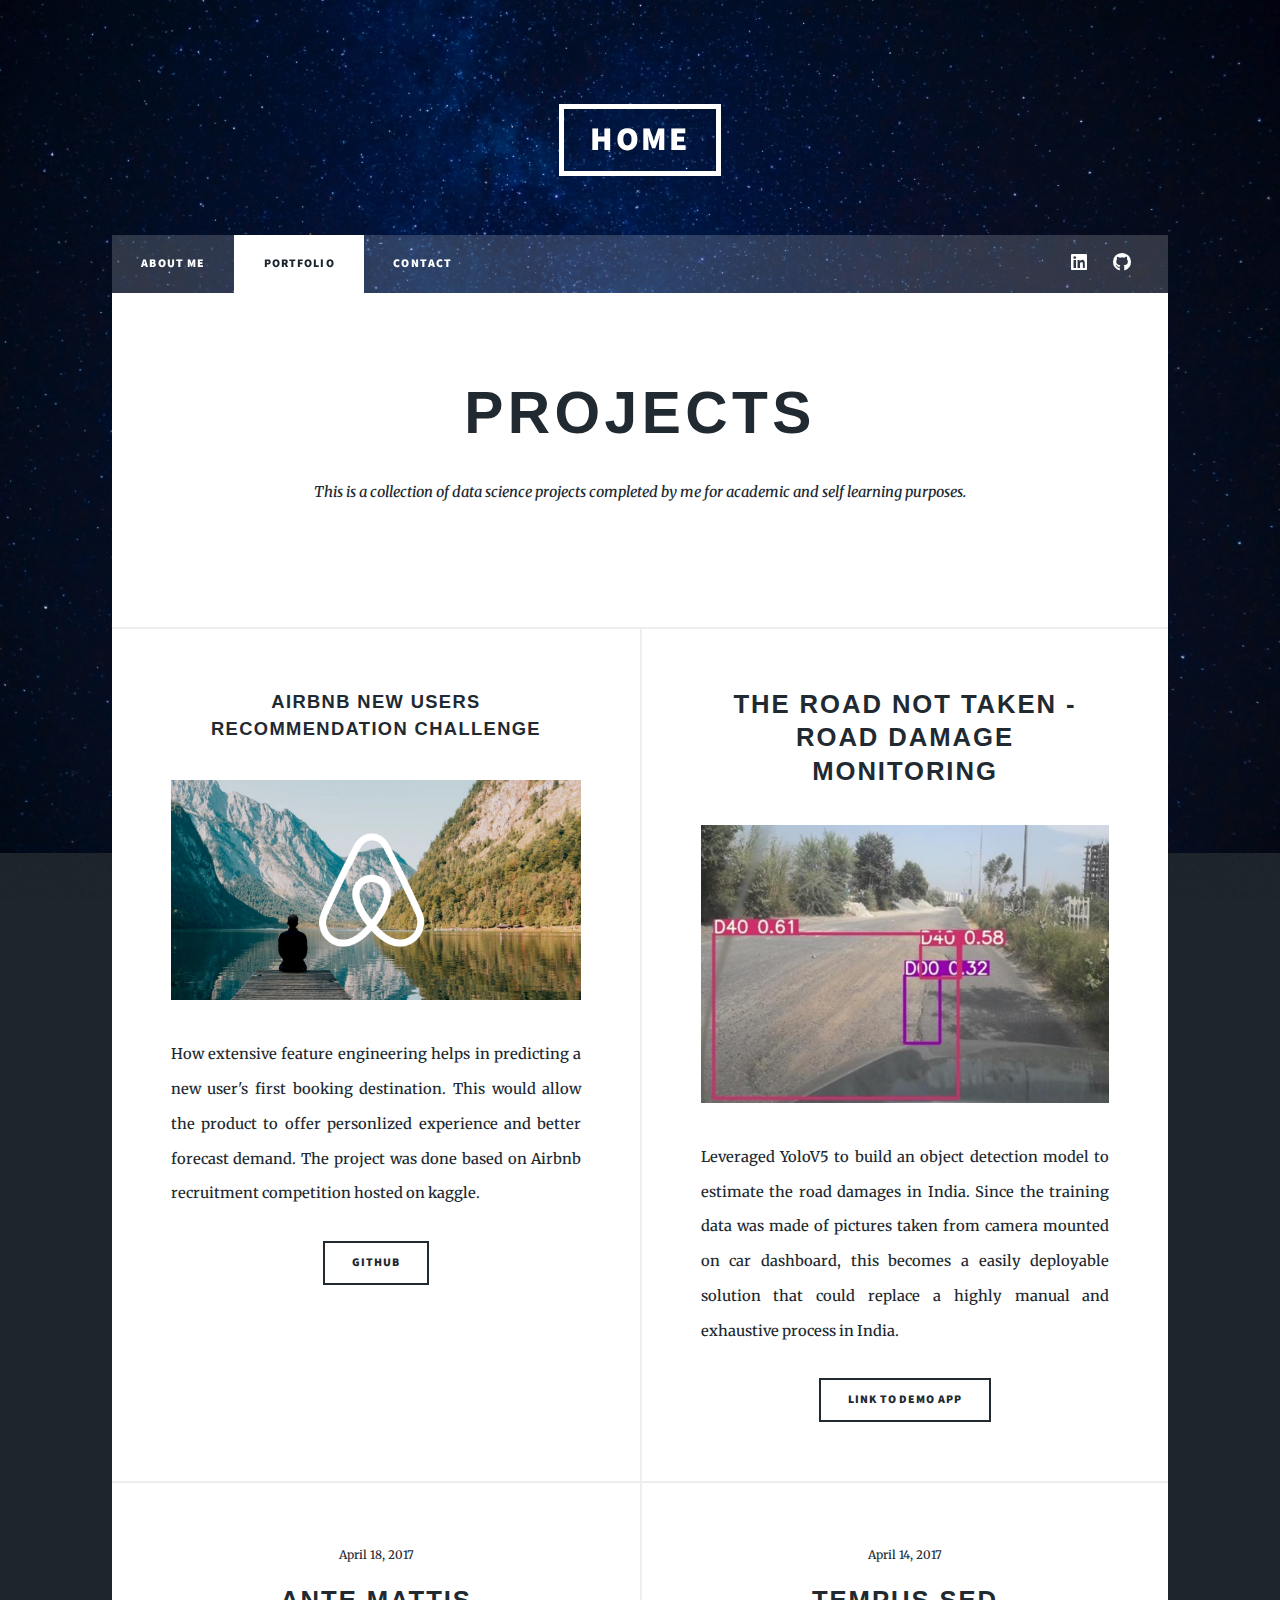
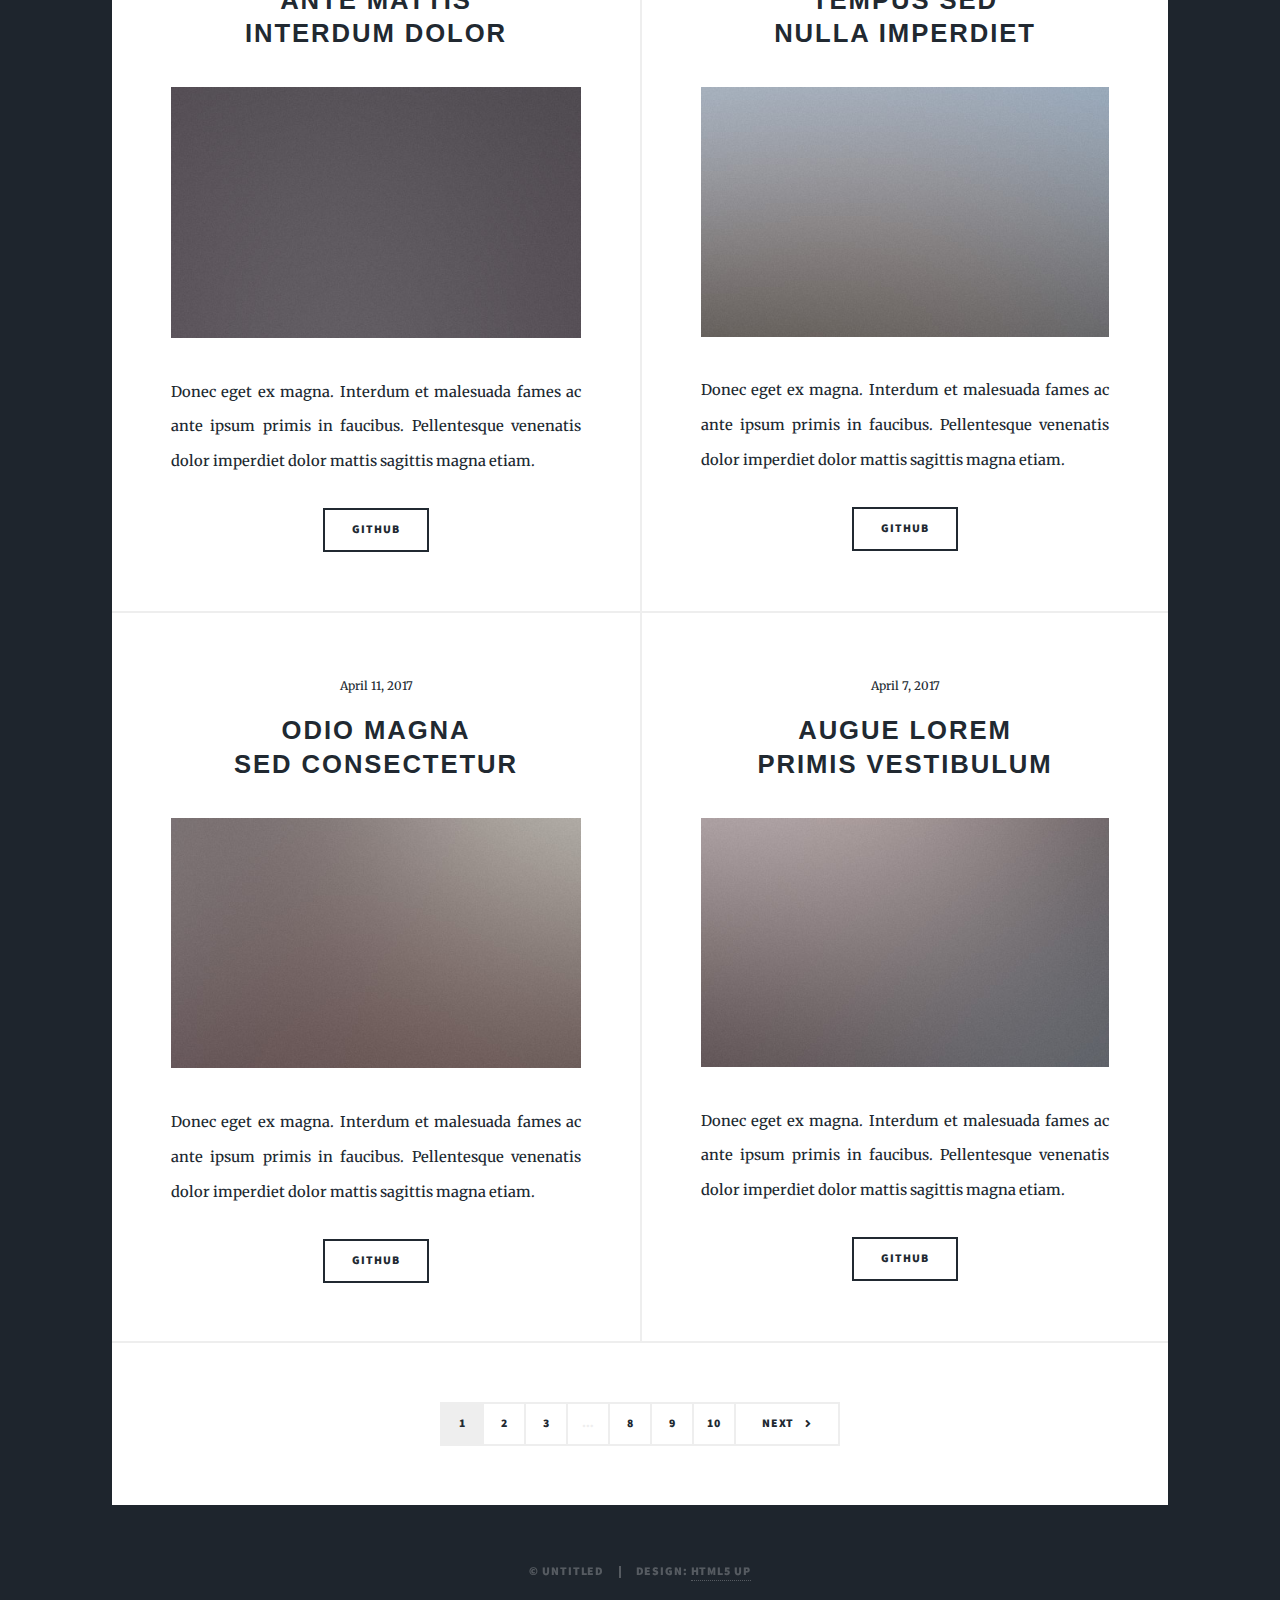
<file: html5up-massively/generic.html>
<!DOCTYPE HTML>
<!--
	Massively by HTML5 UP
	html5up.net | @ajlkn
	Free for personal and commercial use under the CCA 3.0 license (html5up.net/license)
-->
<html>
	<head>
		<title>About Derin</title>
		<meta charset="utf-8" />
		<meta name="viewport" content="width=device-width, initial-scale=1, user-scalable=no" />
		<link rel="stylesheet" href="assets/css/main.css" />
		<noscript><link rel="stylesheet" href="assets/css/noscript.css" /></noscript>
	</head>
	<body class="is-preload">

		<!-- Wrapper -->
			<div id="wrapper">

				<!-- Header -->
					<header id="header">
						<a href="index.html" class="logo">Home</a>
					</header>

				<!-- Nav -->
					<nav id="nav">
						<ul class="links">
							<li><a href="index.html">About Me</a></li>
							<li class="active"><a href="generic.html">Portfolio</a></li>
							<li><a href="elements.html">Contact</a></li>
						</ul>
						<ul class="icons">
							<!-- <li><a href="#" class="icon brands fa-twitter"><span class="label">Twitter</span></a></li> -->
							<!-- <li><a href="#" class="icon brands fa-facebook-f"><span class="label">Facebook</span></a></li> -->
							<li><a href="#" class="icon brands fa-linkedin"><span class="label">linkedin</span></a></li>
							<li><a href="#" class="icon brands fa-github"><span class="label">GitHub</span></a></li>
						</ul>
					</nav>

				<!-- Main -->
					<div id="main">

						<!-- Featured Post -->
							<article class="post featured">
								<header class="major">
									<!-- <span class="date">April 25, 2017</span> -->
									<h2><a href="#">Projects<br /></a></h2>
									<p>This is a collection of data science projects completed by me for academic and self learning purposes. </p>
								</header>
							</article>

						<!-- Posts -->
							<section class="posts">
								<article>
									<header>
										<!-- <span class="date">April 24, 2017</span> -->
										<h3><a href="#">Airbnb New Users Recommendation Challenge<br />
										</a></h3>
									</header>
									<a href="#" class="image fit"><img src="images/Picture1.png" alt="" /></a>
									<p> How extensive feature engineering helps in predicting a new user's first booking destination. This would allow the product to offer personlized experience and better forecast demand.
										 The project was done based on Airbnb recruitment competition hosted on kaggle.</p>
									<ul class="actions special">
										<li><a href="#" class="button">Github</a></li>
									</ul>
								</article>
								<article>
									<header>
										<!-- <span class="date">April 22, 2017</span> -->
										<h2><a href="#">The road not taken - Road Damage Monitoring<br /></a></h2>
									</header>
									<a href="#" class="image fit"><img src="images/project2pic.jpg" alt=""/></a>
									<p>Leveraged YoloV5 to build an object detection model to estimate the road damages in India. Since the training data was made of pictures taken from camera mounted on car dashboard,
										this becomes a easily deployable solution that could replace a highly manual and exhaustive process in India. 
									</p>
									<ul class="actions special">
										<li><a href="https://pikato2022-road-damage-monitoring-yolov5app-l76wy7.streamlit.app/" class="button">Link to Demo App</a></li>
									</ul>
								</article>
								<article>
									<header>
										<span class="date">April 18, 2017</span>
										<h2><a href="#">Ante mattis<br />
										interdum dolor</a></h2>
									</header>
									<a href="#" class="image fit"><img src="images/pic04.jpg" alt="" /></a>
									<p>Donec eget ex magna. Interdum et malesuada fames ac ante ipsum primis in faucibus. Pellentesque venenatis dolor imperdiet dolor mattis sagittis magna etiam.</p>
									<ul class="actions special">
										<li><a href="#" class="button">Github</a></li>
									</ul>
								</article>
								<article>
									<header>
										<span class="date">April 14, 2017</span>
										<h2><a href="#">Tempus sed<br />
										nulla imperdiet</a></h2>
									</header>
									<a href="#" class="image fit"><img src="images/pic05.jpg" alt="" /></a>
									<p>Donec eget ex magna. Interdum et malesuada fames ac ante ipsum primis in faucibus. Pellentesque venenatis dolor imperdiet dolor mattis sagittis magna etiam.</p>
									<ul class="actions special">
										<li><a href="#" class="button">Github</a></li>
									</ul>
								</article>
								<article>
									<header>
										<span class="date">April 11, 2017</span>
										<h2><a href="#">Odio magna<br />
										sed consectetur</a></h2>
									</header>
									<a href="#" class="image fit"><img src="images/pic06.jpg" alt="" /></a>
									<p>Donec eget ex magna. Interdum et malesuada fames ac ante ipsum primis in faucibus. Pellentesque venenatis dolor imperdiet dolor mattis sagittis magna etiam.</p>
									<ul class="actions special">
										<li><a href="#" class="button">Github</a></li>
									</ul>
								</article>
								<article>
									<header>
										<span class="date">April 7, 2017</span>
										<h2><a href="#">Augue lorem<br />
										primis vestibulum</a></h2>
									</header>
									<a href="#" class="image fit"><img src="images/pic07.jpg" alt="" /></a>
									<p>Donec eget ex magna. Interdum et malesuada fames ac ante ipsum primis in faucibus. Pellentesque venenatis dolor imperdiet dolor mattis sagittis magna etiam.</p>
									<ul class="actions special">
										<li><a href="#" class="button">Github</a></li>
									</ul>
								</article>
							</section>

						<!-- Footer -->
							<footer>
								<div class="pagination">
									<!--<a href="#" class="previous">Prev</a>-->
									<a href="#" class="page active">1</a>
									<a href="#" class="page">2</a>
									<a href="#" class="page">3</a>
									<span class="extra">&hellip;</span>
									<a href="#" class="page">8</a>
									<a href="#" class="page">9</a>
									<a href="#" class="page">10</a>
									<a href="#" class="next">Next</a>
								</div>
							</footer>

					</div>

				<!-- Footer -->
					<!-- <footer id="footer">
						<section>
							<form method="post" action="#">
								<div class="fields">
									<div class="field">
										<label for="name">Name</label>
										<input type="text" name="name" id="name" />
									</div>
									<div class="field">
										<label for="email">Email</label>
										<input type="text" name="email" id="email" />
									</div>
									<div class="field">
										<label for="message">Message</label>
										<textarea name="message" id="message" rows="3"></textarea>
									</div>
								</div>
								<ul class="actions">
									<li><input type="submit" value="Send Message" /></li>
								</ul>
							</form>
						</section>
						<section class="split contact">
							<section class="alt">
								<h3>Address</h3>
								<p>1234 Somewhere Road #87257<br />
								Nashville, TN 00000-0000</p>
							</section>
							<section>
								<h3>Phone</h3>
								<p><a href="#">(000) 000-0000</a></p>
							</section>
							<section>
								<h3>Email</h3>
								<p><a href="#">info@untitled.tld</a></p>
							</section>
							<section>
								<h3>Social</h3>
								<ul class="icons alt">
									<li><a href="#" class="icon brands alt fa-twitter"><span class="label">Twitter</span></a></li>
									<li><a href="#" class="icon brands alt fa-facebook-f"><span class="label">Facebook</span></a></li>
									<li><a href="#" class="icon brands alt fa-instagram"><span class="label">Instagram</span></a></li>
									<li><a href="#" class="icon brands alt fa-github"><span class="label">GitHub</span></a></li>
								</ul>
							</section>
						</section>
					</footer> -->

				<!-- Copyright -->
					<div id="copyright">
						<ul><li>&copy; Untitled</li><li>Design: <a href="https://html5up.net">HTML5 UP</a></li></ul>
					</div>

			</div>

		<!-- Scripts -->
			<script src="assets/js/jquery.min.js"></script>
			<script src="assets/js/jquery.scrollex.min.js"></script>
			<script src="assets/js/jquery.scrolly.min.js"></script>
			<script src="assets/js/browser.min.js"></script>
			<script src="assets/js/breakpoints.min.js"></script>
			<script src="assets/js/util.js"></script>
			<script src="assets/js/main.js"></script>

	</body>
</html>
</file>
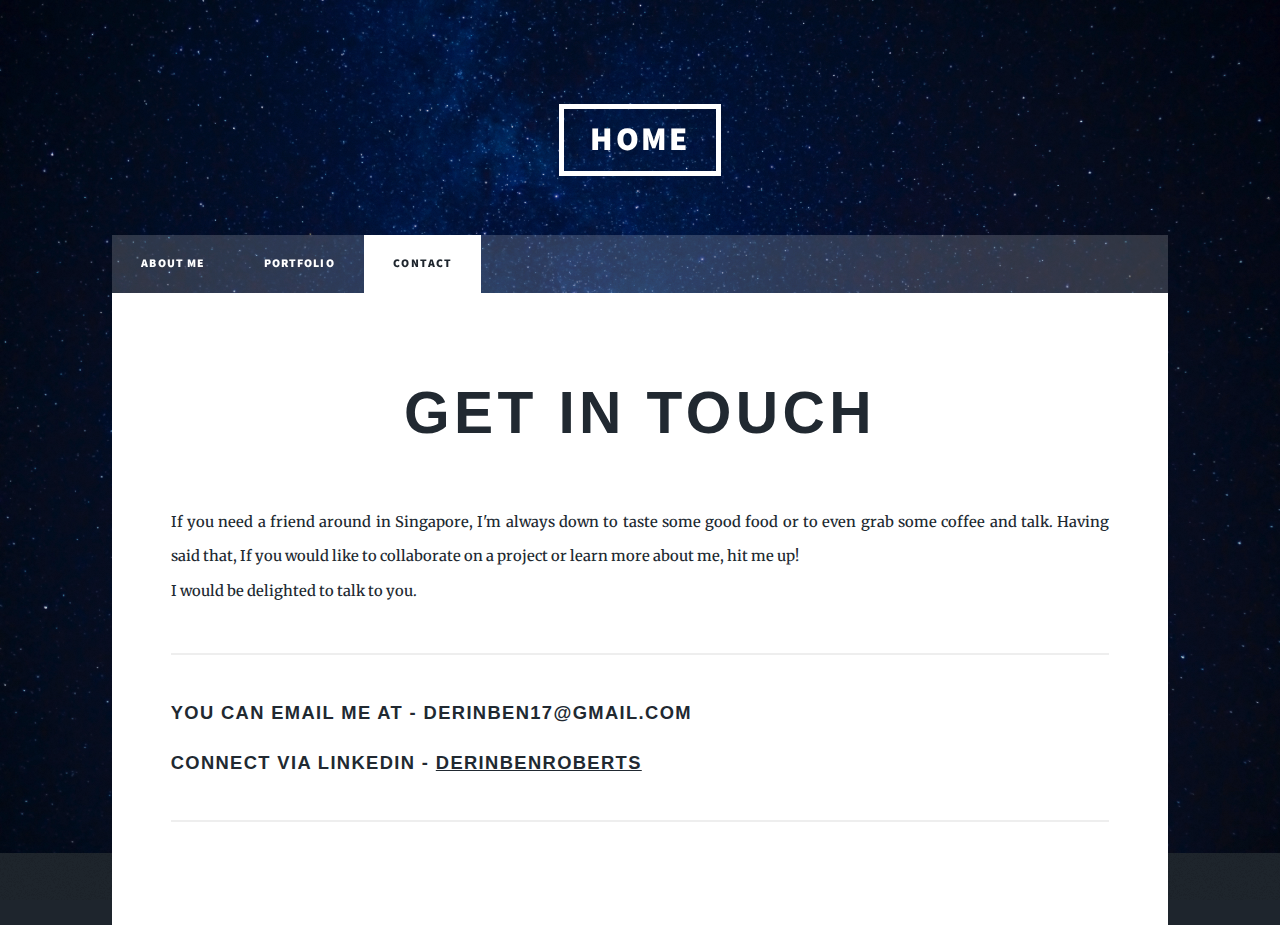
<file: src/elements.html>
<!DOCTYPE HTML>
<!--
	Massively by HTML5 UP
	html5up.net | @ajlkn
	Free for personal and commercial use under the CCA 3.0 license (html5up.net/license)
-->
<html>
	<head>
		<title>Contact Derin</title>
		<meta charset="utf-8" />
		<meta name="viewport" content="width=device-width, initial-scale=1, user-scalable=no" />
		<link rel="stylesheet" href="assets/css/main.css" />
		<noscript><link rel="stylesheet" href="assets/css/noscript.css" /></noscript>
	</head>
	<body class="is-preload">

		<!-- Wrapper -->
			<div id="wrapper">

				<!-- Header -->
					<header id="header">
						<a href="index.html" class="logo">Home</a>
					</header>

				<!-- Nav -->
					<nav id="nav">
						<ul class="links">
							<li><a href="index.html">About Me</a></li>
							<li><a href="generic.html">Portfolio</a></li>
							<li class="active"><a href="elements.html">Contact</a></li>
						</ul>
						<ul class="icons">
							<!-- <li><a href="#" class="icon brands fa-twitter"><span class="label">Twitter</span></a></li> -->
							<!-- <li><a href="#" class="icon brands fa-facebook-f"><span class="label">Facebook</span></a></li> -->
							<!-- <li><a href="#" class="icon brands fa-linkedin"><span class="label">LinkedIn</span></a></li> -->
							<!-- <li><a href="#" class="icon brands fa-github"><span class="label">GitHub</span></a></li> -->
						</ul>
					</nav>

				<!-- Main -->
					<div id="main">

						<!-- Post -->
							<section class="post">
								<header class="major">
									<h1>Get in Touch<br />
									</h1>
								</header>

								<!-- Text stuff -->
									<!-- <h2>Text</h2> -->
									<p> If you need a friend around in Singapore, I'm always down to taste some good food or to even grab some coffee and talk. 
										Having said that, If you would like to collaborate on a project or learn more about me, hit me up! <br>
										I would be delighted to talk to you.</p>
									<hr />
									<h3>You can email me at - derinben17@gmail.com</h3>
									<h3>Connect via LinkedIn - <u> <a href="https://www.linkedin.com/in/derinroberts">derinbenroberts</u></a>
									</h3>
									<!-- <h4>Heading Level 4</h4>
									<h5>Heading Level 5</h5>
									<h6>Heading Level 6</h6> -->
									<hr />
									<!--
									<header>
										<h2>Heading with a Subtitle</h2>
										<p>Lorem ipsum dolor sit amet nullam id egestas urna aliquam</p>
									</header>
									<p>Nunc lacinia ante nunc ac lobortis. Interdum adipiscing gravida odio porttitor sem non mi integer non faucibus ornare mi ut ante amet placerat aliquet. Volutpat eu sed ante lacinia sapien lorem accumsan varius montes viverra nibh in adipiscing blandit tempus accumsan.</p>
									<header>
										<h3>Heading with a Subtitle</h3>
										<p>Lorem ipsum dolor sit amet nullam id egestas urna aliquam</p>
									</header>
									<p>Nunc lacinia ante nunc ac lobortis. Interdum adipiscing gravida odio porttitor sem non mi integer non faucibus ornare mi ut ante amet placerat aliquet. Volutpat eu sed ante lacinia sapien lorem accumsan varius montes viverra nibh in adipiscing blandit tempus accumsan.</p>
									<header>
										<h4>Heading with a Subtitle</h4>
										<p>Lorem ipsum dolor sit amet nullam id egestas urna aliquam</p>
									</header>
									<p>Nunc lacinia ante nunc ac lobortis. Interdum adipiscing gravida odio porttitor sem non mi integer non faucibus ornare mi ut ante amet placerat aliquet. Volutpat eu sed ante lacinia sapien lorem accumsan varius montes viverra nibh in adipiscing blandit tempus accumsan.</p>

									<hr />-->

								<!-- Lists 
									<h2>Lists</h2>
									<div class="row">
										<div class="col-6 col-12-small">

											<h3>Unordered</h3>
											<ul>
												<li>Dolor pulvinar etiam.</li>
												<li>Sagittis lorem eleifend.</li>
												<li>Felis feugiat dolore viverra.</li>
												<li>Dolor pulvinar etiam.</li>
											</ul>

											<h3>Alternate</h3>
											<ul class="alt">
												<li>Dolor pulvinar etiam etiam.</li>
												<li>Sagittis adipiscing eleifend.</li>
												<li>Felis enim dolore viverra.</li>
												<li>Dolor pulvinar etiam etiam.</li>
											</ul>

										</div>
										<div class="col-6 col-12-small">

											<h3>Ordered</h3>
											<ol>
												<li>Dolor pulvinar etiam.</li>
												<li>Etiam vel felis at viverra.</li>
												<li>Felis enim feugiat magna.</li>
												<li>Etiam vel felis nullam.</li>
												<li>Felis enim et tempus.</li>
											</ol>

											<h3>Icons</h3>
											<ul class="icons">
												<li><a href="#" class="icon brands fa-twitter"><span class="label">Twitter</span></a></li>
												<li><a href="#" class="icon brands fa-facebook-f"><span class="label">Facebook</span></a></li>
												<li><a href="#" class="icon brands fa-instagram"><span class="label">Instagram</span></a></li>
												<li><a href="#" class="icon brands fa-github"><span class="label">Github</span></a></li>
												<li><a href="#" class="icon brands fa-dribbble"><span class="label">Dribbble</span></a></li>
											</ul>
											<ul class="icons alt">
												<li><a href="#" class="icon brands alt fa-twitter"><span class="label">Twitter</span></a></li>
												<li><a href="#" class="icon brands alt fa-facebook-f"><span class="label">Facebook</span></a></li>
												<li><a href="#" class="icon brands alt fa-instagram"><span class="label">Instagram</span></a></li>
												<li><a href="#" class="icon brands alt fa-github"><span class="label">Github</span></a></li>
												<li><a href="#" class="icon brands alt fa-dribbble"><span class="label">Dribbble</span></a></li>
											</ul>

										</div>
									</div>
									<h3>Definition</h3>
									<dl>
										<dt>Item 1</dt>
										<dd>
											<p>Lorem ipsum dolor vestibulum ante ipsum primis in faucibus vestibulum. Blandit adipiscing eu felis iaculis volutpat ac adipiscing accumsan eu faucibus. Integer ac pellentesque praesent.</p>
										</dd>
										<dt>Item 2</dt>
										<dd>
											<p>Lorem ipsum dolor vestibulum ante ipsum primis in faucibus vestibulum. Blandit adipiscing eu felis iaculis volutpat ac adipiscing accumsan eu faucibus. Integer ac pellentesque praesent.</p>
										</dd>
										<dt>Item 3</dt>
										<dd>
											<p>Lorem ipsum dolor vestibulum ante ipsum primis in faucibus vestibulum. Blandit adipiscing eu felis iaculis volutpat ac adipiscing accumsan eu faucibus. Integer ac pellentesque praesent.</p>
										</dd>
									</dl>

									<h3>Actions</h3>
									<ul class="actions">
										<li><a href="#" class="button primary">Primary</a></li>
										<li><a href="#" class="button">Default1</a></li>
									</ul>
									<ul class="actions small">
										<li><a href="#" class="button primary small">Small</a></li>
										<li><a href="#" class="button small">Small</a></li>
									</ul>
									<div class="row">
										<div class="col-6 col-12-small">
											<ul class="actions stacked">
												<li><a href="#" class="button primary">Default2</a></li>
												<li><a href="#" class="button">Default3</a></li>
											</ul>
										</div>
										<div class="col-6 col-12-small">
											<ul class="actions stacked">
												<li><a href="#" class="button primary small">Small</a></li>
												<li><a href="#" class="button small">Small</a></li>
											</ul>
										</div>
									</div>
									<div class="row">
										<div class="col-6 col-12-small">
											<ul class="actions stacked">
												<li><a href="#" class="button primary fit">Default4</a></li>
												<li><a href="#" class="button fit">Default</a></li>
											</ul>
										</div>
										<div class="col-6 col-12-small">
											<ul class="actions stacked">
												<li><a href="#" class="button primary small fit">Small</a></li>
												<li><a href="#" class="button small fit">Small</a></li>
											</ul>
										</div>
									</div>

									<hr />-->

								<!-- Blockquote 
									<h2>Blockquote</h2>
									<blockquote>Fringilla nisl. Donec accumsan interdum nisi, quis tincidunt felis sagittis eget tempus euismod. Vestibulum ante ipsum primis in faucibus vestibulum. Blandit adipiscing eu felis iaculis volutpat ac adipiscing accumsan faucibus. Vestibulum ante ipsum primis in faucibus vestibulum. Blandit adipiscing eu felis.</blockquote>

									<hr />-->

								<!-- Table 
									<h2>Table</h2>

									<h3>Default</h3>
									<div class="table-wrapper">
										<table>
											<thead>
												<tr>
													<th>Name</th>
													<th>Description</th>
													<th>Price</th>
												</tr>
											</thead>
											<tbody>
												<tr>
													<td>Item 1</td>
													<td>Ante turpis integer aliquet porttitor.</td>
													<td>29.99</td>
												</tr>
												<tr>
													<td>Item 2</td>
													<td>Vis ac commodo adipiscing arcu aliquet.</td>
													<td>19.99</td>
												</tr>
												<tr>
													<td>Item 3</td>
													<td> Morbi faucibus arcu accumsan lorem.</td>
													<td>29.99</td>
												</tr>
												<tr>
													<td>Item 4</td>
													<td>Vitae integer tempus condimentum.</td>
													<td>19.99</td>
												</tr>
												<tr>
													<td>Item 5</td>
													<td>Ante turpis integer aliquet porttitor.</td>
													<td>29.99</td>
												</tr>
											</tbody>
											<tfoot>
												<tr>
													<td colspan="2"></td>
													<td>100.00</td>
												</tr>
											</tfoot>
										</table>
									</div>

									<h3>Alternate</h3>
									<div class="table-wrapper">
										<table class="alt">
											<thead>
												<tr>
													<th>Name</th>
													<th>Description</th>
													<th>Price</th>
												</tr>
											</thead>
											<tbody>
												<tr>
													<td>Item 1</td>
													<td>Ante turpis integer aliquet porttitor.</td>
													<td>29.99</td>
												</tr>
												<tr>
													<td>Item 2</td>
													<td>Vis ac commodo adipiscing arcu aliquet.</td>
													<td>19.99</td>
												</tr>
												<tr>
													<td>Item 3</td>
													<td> Morbi faucibus arcu accumsan lorem.</td>
													<td>29.99</td>
												</tr>
												<tr>
													<td>Item 4</td>
													<td>Vitae integer tempus condimentum.</td>
													<td>19.99</td>
												</tr>
												<tr>
													<td>Item 5</td>
													<td>Ante turpis integer aliquet porttitor.</td>
													<td>29.99</td>
												</tr>
											</tbody>
											<tfoot>
												<tr>
													<td colspan="2"></td>
													<td>100.00</td>
												</tr>
											</tfoot>
										</table>
									</div>

									<hr /> -->

								<!-- Buttons 
									<h2>Buttons</h2>
									<ul class="actions">
										<li><a href="#" class="button primary">Primary</a></li>
										<li><a href="#" class="button">Default</a></li>
									</ul>
									<ul class="actions">
										<li><a href="#" class="button primary large">Large</a></li>
										<li><a href="#" class="button">Default</a></li>
										<li><a href="#" class="button small">Small</a></li>
									</ul>
									<ul class="actions fit">
										<li><a href="#" class="button primary fit">Fit</a></li>
										<li><a href="#" class="button fit">Fit</a></li>
									</ul>
									<ul class="actions fit small">
										<li><a href="#" class="button primary fit small">Fit + Small</a></li>
										<li><a href="#" class="button fit small">Fit + Small</a></li>
									</ul>
									<ul class="actions">
										<li><a href="#" class="button primary icon solid fa-search">Icon</a></li>
										<li><a href="#" class="button icon solid fa-download">Icon</a></li>
									</ul>
									<ul class="actions">
										<li><span class="button primary disabled">Primary</span></li>
										<li><span class="button disabled">Default</span></li>
									</ul>

									<hr /> -->

								<!-- Form 
									<h2>Form</h2>

									<form method="post" action="#">
										<div class="row gtr-uniform">
											<div class="col-6 col-12-xsmall">
												<input type="text" name="demo-name" id="demo-name" value="" placeholder="Name" />
											</div>
											<div class="col-6 col-12-xsmall">
												<input type="email" name="demo-email" id="demo-email" value="" placeholder="Email" />
											</div> -->
											<!-- Break 
											<div class="col-12">
												<select name="demo-category" id="demo-category">
													<option value="">- Category -</option>
													<option value="1">Manufacturing</option>
													<option value="1">Shipping</option>
													<option value="1">Administration</option>
													<option value="1">Human Resources</option>
												</select>
											</div> 
											Break
											<div class="col-4 col-12-small">
												<input type="radio" id="demo-priority-low" name="demo-priority" checked>
												<label for="demo-priority-low">Low</label>
											</div>
											<div class="col-4 col-12-small">
												<input type="radio" id="demo-priority-normal" name="demo-priority">
												<label for="demo-priority-normal">Normal</label>
											</div>
											<div class="col-4 col-12-small">
												<input type="radio" id="demo-priority-high" name="demo-priority">
												<label for="demo-priority-high">High</label>
											</div>
											Break
											<div class="col-6 col-12-small">
												<input type="checkbox" id="demo-copy" name="demo-copy">
												<label for="demo-copy">Email me a copy</label>
											</div>
											<div class="col-6 col-12-small">
												<input type="checkbox" id="demo-human" name="demo-human" checked>
												<label for="demo-human">I am a human</label>
											</div>
											Break
											<div class="col-12">
												<textarea name="demo-message" id="demo-message" placeholder="Enter your message" rows="6"></textarea>
											</div>
											Break
											<div class="col-12">
												<ul class="actions">
													<li><input type="submit" value="Send Message" class="primary" /></li>
													<li><input type="reset" value="Reset" /></li>
												</ul>
											</div>
										</div>
									</form>

									<hr />-->

								<!-- Image 
									<h2>Image</h2>

									<h3>Fit</h3>
									<span class="image fit"><img src="images/pic01.jpg" alt="" /></span>
									<div class="box alt">
										<div class="row gtr-50 gtr-uniform">
											<div class="col-4"><span class="image fit"><img src="images/pic02.jpg" alt="" /></span></div>
											<div class="col-4"><span class="image fit"><img src="images/pic03.jpg" alt="" /></span></div>
											<div class="col-4"><span class="image fit"><img src="images/pic04.jpg" alt="" /></span></div>
											Break
											<div class="col-4"><span class="image fit"><img src="images/pic04.jpg" alt="" /></span></div>
											<div class="col-4"><span class="image fit"><img src="images/pic02.jpg" alt="" /></span></div>
											<div class="col-4"><span class="image fit"><img src="images/pic03.jpg" alt="" /></span></div>
											Break
											<div class="col-4"><span class="image fit"><img src="images/pic03.jpg" alt="" /></span></div>
											<div class="col-4"><span class="image fit"><img src="images/pic04.jpg" alt="" /></span></div>
											<div class="col-4"><span class="image fit"><img src="images/pic02.jpg" alt="" /></span></div>
										</div>
									</div>

									<h3>Left &amp; Right</h3>
									<p><span class="image left"><img src="images/pic08.jpg" alt="" /></span>Lorem ipsum dolor sit accumsan interdum nisi, quis tincidunt felis sagittis eget. tempus euismod. Vestibulum ante ipsum primis in faucibus vestibulum. Blandit adipiscing eu felis iaculis volutpat ac adipiscing accumsan eu faucibus. Integer ac pellentesque praesent tincidunt felis sagittis eget. tempus euismod. Vestibulum ante ipsum primis sagittis eget. tempus euismod. Vestibulum ante ipsum primis in faucibus vestibulum. Blandit adipiscing eu felis iaculis volutpat ac adipiscing accumsan eu faucibus. Integer ac pellentesque praesent tincidunt felis sagittis eget. tempus euismod. Vestibulum ante ipsum primis in faucibus vestibulum. Blandit adipiscing eu felis iaculis volutpat ac adipiscing accumsan eu faucibus. Integer ac pellentesque praesent. Vestibulum ante ipsum primis in faucibus magna blandit adipiscing eu felis iaculis.</p>
									<p><span class="image right"><img src="images/pic09.jpg" alt="" /></span>Lorem ipsum dolor sit accumsan interdum nisi, quis tincidunt felis sagittis eget. tempus euismod. Vestibulum ante ipsum primis in faucibus vestibulum. Blandit adipiscing eu felis iaculis volutpat ac adipiscing accumsan eu faucibus. Integer ac pellentesque praesent tincidunt felis sagittis eget. tempus euismod. Vestibulum ante ipsum primis sagittis eget. tempus euismod. Vestibulum ante ipsum primis in faucibus vestibulum. Blandit adipiscing eu felis iaculis volutpat ac adipiscing accumsan eu faucibus. Integer ac pellentesque praesent tincidunt felis sagittis eget. tempus euismod. Vestibulum ante ipsum primis in faucibus vestibulum. Blandit adipiscing eu felis iaculis volutpat ac adipiscing accumsan eu faucibus. Integer ac pellentesque praesent. Vestibulum ante ipsum primis in faucibus magna blandit adipiscing eu felis iaculis.</p>

									<hr />

								Box
									<h2>Box</h2>
									<div class="box">
										<p>Felis sagittis eget tempus primis in faucibus vestibulum. Blandit adipiscing eu felis iaculis volutpat ac adipiscing accumsan eu faucibus. Integer ac pellentesque praesent tincidunt felis sagittis eget. tempus euismod. Magna sed etiam ante ipsum primis in faucibus vestibulum. Blandit adipiscing eu ipsum primis in faucibus vestibulum. Blandit adipiscing eu felis iaculis volutpat ac adipiscing accumsan eu faucibus lorem ipsum dolor sit amet nullam. Integer ac pellentesque praesent tincidunt felis sagittis eget. tempus euismod. Vestibulum ante ipsum primis sagittis eget. tempus euismod. Vestibulum ante ipsum primis in faucibus vestibulum. Blandit adipiscing eu felis iaculis volutpat ac adipiscing accumsan eu faucibus. Integer ac pellentesque praesent tincidunt felis sagittis eget. tempus euismod. Vestibulum ante ipsum primis in faucibus vestibulum. Blandit adipiscing eu felis iaculis volutpat ac adipiscing accumsan eu faucibus. Integer ac pellentesque praesent. Vestibulum ante ipsum primis in faucibus magna blandit adipiscing eu felis iaculis volutpat lorem ipsum dolor.</p>
									</div>

									<hr />

								Preformatted Code
									<h2>Preformatted</h2>
									<pre><code>i = 0;

while (!deck.isInOrder()) {
    print 'Iteration ' + i;
    deck.shuffle();
    i++;
}

print 'It took ' + i + ' iterations to sort the deck.';
</code></pre>

							</section>

					</div>-->

				<!-- Footer 
					<footer id="footer">
						<section>
							<form method="post" action="#">
								<div class="fields">
									<div class="field">
										<label for="name">Name</label>
										<input type="text" name="name" id="name" />
									</div>
									<div class="field">
										<label for="email">Email</label>
										<input type="text" name="email" id="email" />
									</div>
									<div class="field">
										<label for="message">Message</label>
										<textarea name="message" id="message" rows="3"></textarea>
									</div>
								</div>
								<ul class="actions">
									<li><input type="submit" value="Send Message" /></li>
								</ul>
							</form>
						</section>
						<section class="split contact">
							<section class="alt">
								<h3>Address</h3>
								<p>1234 Somewhere Road #87257<br />
								Nashville, TN 00000-0000</p>
							</section>
							<section>
								<h3>Phone</h3>
								<p><a href="#">(000) 000-0000</a></p>
							</section>
							<section>
								<h3>Email</h3>
								<p><a href="#">info@untitled.tld</a></p>
							</section>
							<section>
								<h3>Social</h3>
								<ul class="icons alt">
									<li><a href="#" class="icon brands alt fa-twitter"><span class="label">Twitter</span></a></li>
									<li><a href="#" class="icon brands alt fa-facebook-f"><span class="label">Facebook</span></a></li>
									<li><a href="#" class="icon brands alt fa-instagram"><span class="label">Instagram</span></a></li>
									<li><a href="#" class="icon brands alt fa-github"><span class="label">GitHub</span></a></li>
								</ul>
							</section>
						</section>
					</footer> -->

				<!-- Copyright 
					<div id="copyright">
						<ul><li>&copy; Untitled</li><li>Design: <a href="https://html5up.net">HTML5 UP</a></li></ul>
					</div>

			</div> -->

		<!-- Scripts -->
			<script src="assets/js/jquery.min.js"></script>
			<script src="assets/js/jquery.scrollex.min.js"></script>
			<script src="assets/js/jquery.scrolly.min.js"></script>
			<script src="assets/js/browser.min.js"></script>
			<script src="assets/js/breakpoints.min.js"></script>
			<script src="assets/js/util.js"></script>
			<script src="assets/js/main.js"></script>

	</body>
</html>
</file>
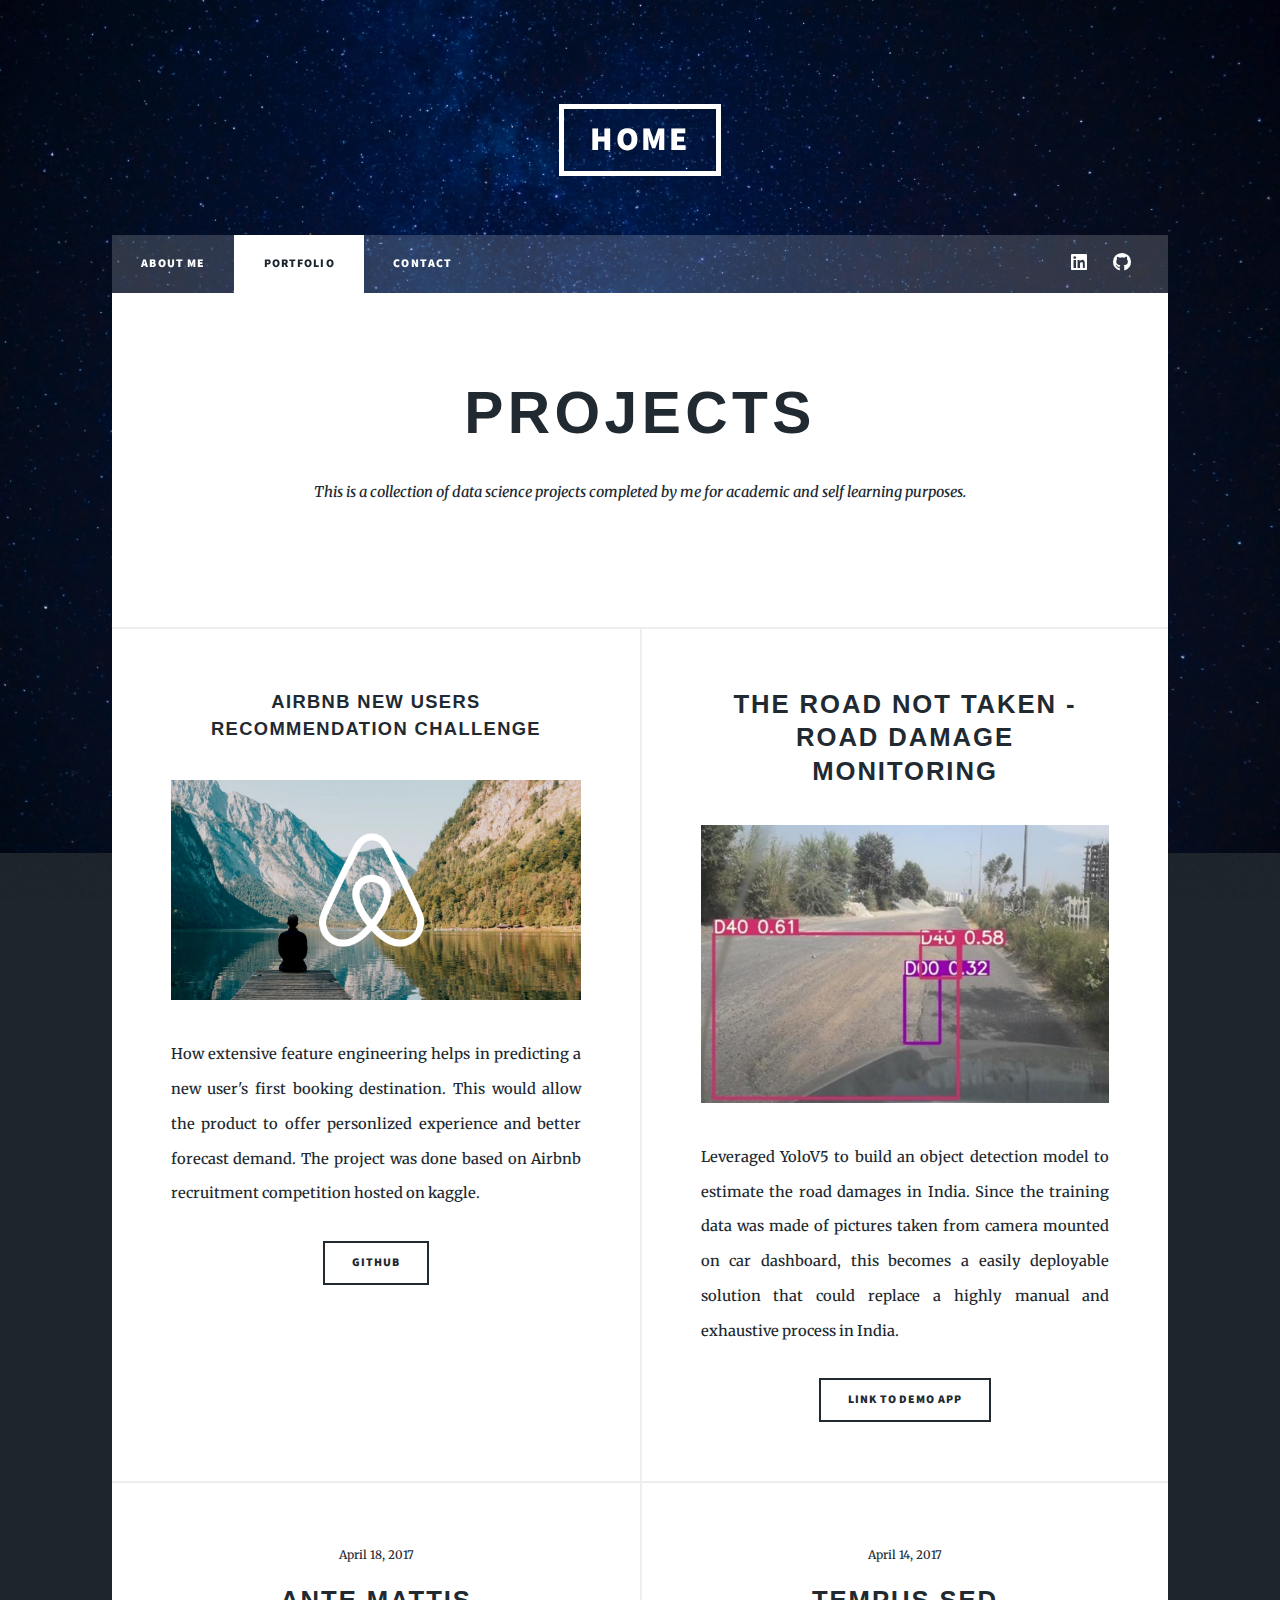
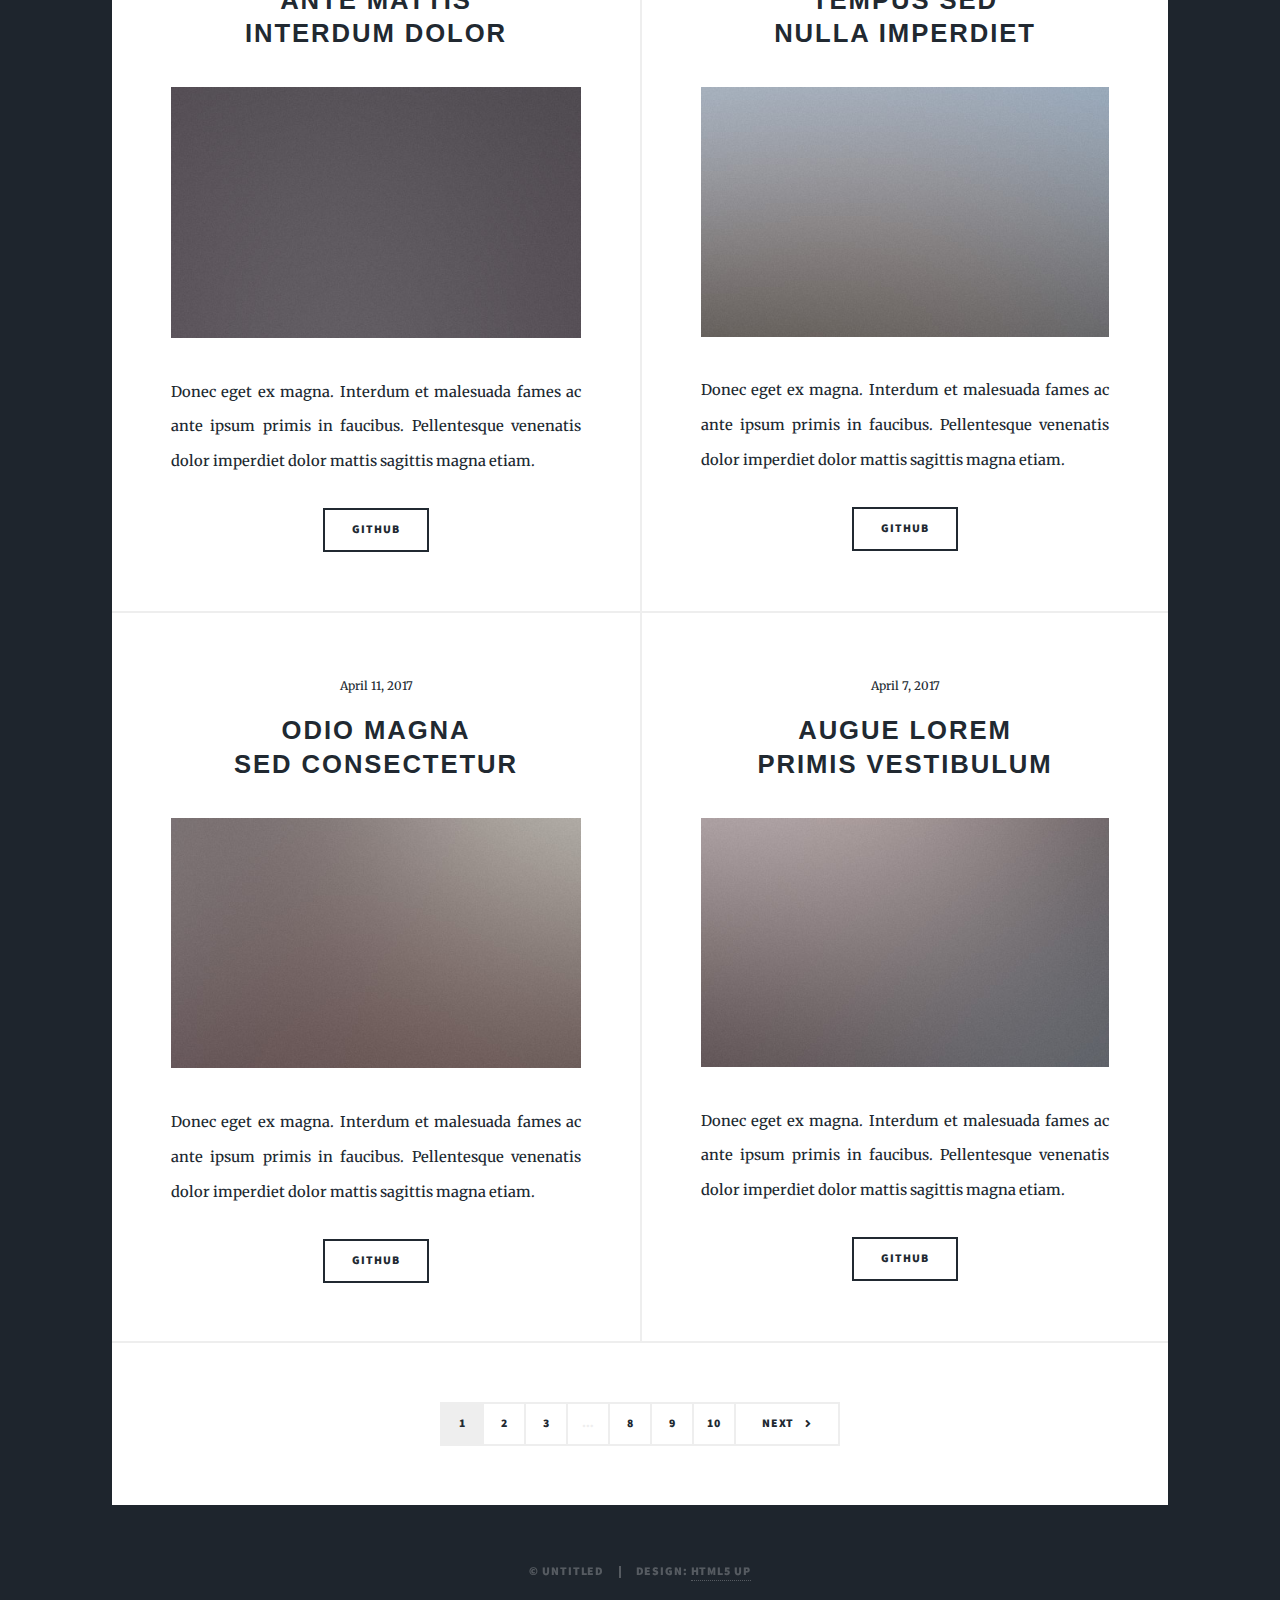
<file: src/generic.html>
<!DOCTYPE HTML>
<!--
	Massively by HTML5 UP
	html5up.net | @ajlkn
	Free for personal and commercial use under the CCA 3.0 license (html5up.net/license)
-->
<html>
	<head>
		<title>Derin Portfolio</title>
		<meta charset="utf-8" />
		<meta name="viewport" content="width=device-width, initial-scale=1, user-scalable=no" />
		<link rel="stylesheet" href="assets/css/main.css" />
		<noscript><link rel="stylesheet" href="assets/css/noscript.css" /></noscript>
	</head>
	<body class="is-preload">

		<!-- Wrapper -->
			<div id="wrapper">

				<!-- Header -->
					<header id="header">
						<a href="index.html" class="logo">Home</a>
					</header>

				<!-- Nav -->
					<nav id="nav">
						<ul class="links">
							<li><a href="index.html">About Me</a></li>
							<li class="active"><a href="generic.html">Portfolio</a></li>
							<li><a href="elements.html">Contact</a></li>
						</ul>
						<ul class="icons">
							<!-- <li><a href="#" class="icon brands fa-twitter"><span class="label">Twitter</span></a></li> -->
							<!-- <li><a href="#" class="icon brands fa-facebook-f"><span class="label">Facebook</span></a></li> -->
							<li><a href="#" class="icon brands fa-linkedin"><span class="label">linkedin</span></a></li>
							<li><a href="#" class="icon brands fa-github"><span class="label">GitHub</span></a></li>
						</ul>
					</nav>

				<!-- Main -->
					<div id="main">

						<!-- Featured Post -->
							<article class="post featured">
								<header class="major">
									<!-- <span class="date">April 25, 2017</span> -->
									<h2><a href="#">Projects<br /></a></h2>
									<p>This is a collection of data science projects completed by me for academic and self learning purposes. </p>
								</header>
							</article>

						<!-- Posts -->
							<section class="posts">
								<article>
									<header>
										<!-- <span class="date">April 24, 2017</span> -->
										<h3><a href="#">Airbnb New Users Recommendation Challenge<br />
										</a></h3>
									</header>
									<a href="#" class="image fit"><img src="images/Picture1.png" alt="" /></a>
									<p> How extensive feature engineering helps in predicting a new user's first booking destination. This would allow the product to offer personlized experience and better forecast demand.
										 The project was done based on Airbnb recruitment competition hosted on kaggle.</p>
									<ul class="actions special">
										<li><a href="#" class="button">Github</a></li>
									</ul>
								</article>
								<article>
									<header>
										<!-- <span class="date">April 22, 2017</span> -->
										<h2><a href="#">The road not taken - Road Damage Monitoring<br /></a></h2>
									</header>
									<a href="#" class="image fit"><img src="images/project2pic.jpg" alt=""/></a>
									<p>Leveraged YoloV5 to build an object detection model to estimate the road damages in India. Since the training data was made of pictures taken from camera mounted on car dashboard,
										this becomes a easily deployable solution that could replace a highly manual and exhaustive process in India. 
									</p>
									<ul class="actions special">
										<li><a href="https://pikato2022-road-damage-monitoring-yolov5app-l76wy7.streamlit.app/" class="button">Link to Demo App</a></li>
									</ul>
								</article>
								<article>
									<header>
										<span class="date">April 18, 2017</span>
										<h2><a href="#">Ante mattis<br />
										interdum dolor</a></h2>
									</header>
									<a href="#" class="image fit"><img src="images/pic04.jpg" alt="" /></a>
									<p>Donec eget ex magna. Interdum et malesuada fames ac ante ipsum primis in faucibus. Pellentesque venenatis dolor imperdiet dolor mattis sagittis magna etiam.</p>
									<ul class="actions special">
										<li><a href="#" class="button">Github</a></li>
									</ul>
								</article>
								<article>
									<header>
										<span class="date">April 14, 2017</span>
										<h2><a href="#">Tempus sed<br />
										nulla imperdiet</a></h2>
									</header>
									<a href="#" class="image fit"><img src="images/pic05.jpg" alt="" /></a>
									<p>Donec eget ex magna. Interdum et malesuada fames ac ante ipsum primis in faucibus. Pellentesque venenatis dolor imperdiet dolor mattis sagittis magna etiam.</p>
									<ul class="actions special">
										<li><a href="#" class="button">Github</a></li>
									</ul>
								</article>
								<article>
									<header>
										<span class="date">April 11, 2017</span>
										<h2><a href="#">Odio magna<br />
										sed consectetur</a></h2>
									</header>
									<a href="#" class="image fit"><img src="images/pic06.jpg" alt="" /></a>
									<p>Donec eget ex magna. Interdum et malesuada fames ac ante ipsum primis in faucibus. Pellentesque venenatis dolor imperdiet dolor mattis sagittis magna etiam.</p>
									<ul class="actions special">
										<li><a href="#" class="button">Github</a></li>
									</ul>
								</article>
								<article>
									<header>
										<span class="date">April 7, 2017</span>
										<h2><a href="#">Augue lorem<br />
										primis vestibulum</a></h2>
									</header>
									<a href="#" class="image fit"><img src="images/pic07.jpg" alt="" /></a>
									<p>Donec eget ex magna. Interdum et malesuada fames ac ante ipsum primis in faucibus. Pellentesque venenatis dolor imperdiet dolor mattis sagittis magna etiam.</p>
									<ul class="actions special">
										<li><a href="#" class="button">Github</a></li>
									</ul>
								</article>
							</section>

						<!-- Footer -->
							<footer>
								<div class="pagination">
									<!--<a href="#" class="previous">Prev</a>-->
									<a href="#" class="page active">1</a>
									<a href="#" class="page">2</a>
									<a href="#" class="page">3</a>
									<span class="extra">&hellip;</span>
									<a href="#" class="page">8</a>
									<a href="#" class="page">9</a>
									<a href="#" class="page">10</a>
									<a href="#" class="next">Next</a>
								</div>
							</footer>

					</div>

				<!-- Footer -->
					<!-- <footer id="footer">
						<section>
							<form method="post" action="#">
								<div class="fields">
									<div class="field">
										<label for="name">Name</label>
										<input type="text" name="name" id="name" />
									</div>
									<div class="field">
										<label for="email">Email</label>
										<input type="text" name="email" id="email" />
									</div>
									<div class="field">
										<label for="message">Message</label>
										<textarea name="message" id="message" rows="3"></textarea>
									</div>
								</div>
								<ul class="actions">
									<li><input type="submit" value="Send Message" /></li>
								</ul>
							</form>
						</section>
						<section class="split contact">
							<section class="alt">
								<h3>Address</h3>
								<p>1234 Somewhere Road #87257<br />
								Nashville, TN 00000-0000</p>
							</section>
							<section>
								<h3>Phone</h3>
								<p><a href="#">(000) 000-0000</a></p>
							</section>
							<section>
								<h3>Email</h3>
								<p><a href="#">info@untitled.tld</a></p>
							</section>
							<section>
								<h3>Social</h3>
								<ul class="icons alt">
									<li><a href="#" class="icon brands alt fa-twitter"><span class="label">Twitter</span></a></li>
									<li><a href="#" class="icon brands alt fa-facebook-f"><span class="label">Facebook</span></a></li>
									<li><a href="#" class="icon brands alt fa-instagram"><span class="label">Instagram</span></a></li>
									<li><a href="#" class="icon brands alt fa-github"><span class="label">GitHub</span></a></li>
								</ul>
							</section>
						</section>
					</footer> -->

				<!-- Copyright -->
					<div id="copyright">
						<ul><li>&copy; Untitled</li><li>Design: <a href="https://html5up.net">HTML5 UP</a></li></ul>
					</div>

			</div>

		<!-- Scripts -->
			<script src="assets/js/jquery.min.js"></script>
			<script src="assets/js/jquery.scrollex.min.js"></script>
			<script src="assets/js/jquery.scrolly.min.js"></script>
			<script src="assets/js/browser.min.js"></script>
			<script src="assets/js/breakpoints.min.js"></script>
			<script src="assets/js/util.js"></script>
			<script src="assets/js/main.js"></script>

	</body>
</html>
</file>
<file: assets/css/main.css>
@import url(fontawesome-all.min.css);
@import url("https://fonts.googleapis.com/css?family=Merriweather:300,700,300italic,700italic|Source+Sans+Pro:900");

/*
	Massively by HTML5 UP
	html5up.net | @ajlkn
	Free for personal and commercial use under the CCA 3.0 license (html5up.net/license)
*/

html, body, div, span, applet, object,
iframe, h1, h2, h3, h4, h5, h6, p, blockquote,
pre, a, abbr, acronym, address, big, cite,
code, del, dfn, em, img, ins, kbd, q, s, samp,
small, strike, strong, sub, sup, tt, var, b,
u, i, center, dl, dt, dd, ol, ul, li, fieldset,
form, label, legend, table, caption, tbody,
tfoot, thead, tr, th, td, article, aside,
canvas, details, embed, figure, figcaption,
footer, header, hgroup, menu, nav, output, ruby,
section, summary, time, mark, audio, video {
	margin: 0;
	padding: 0;
	border: 0;
	font-size: 100%;
	font: inherit;
	vertical-align: baseline;}

article, aside, details, figcaption, figure,
footer, header, hgroup, menu, nav, section {
	display: block;}

body {
	line-height: 1;
}

ol, ul {
	list-style: none;
}

blockquote, q {
	quotes: none;
}

	blockquote:before, blockquote:after, q:before, q:after {
		content: '';
		content: none;
	}

table {
	border-collapse: collapse;
	border-spacing: 0;
}

body {
	-webkit-text-size-adjust: none;
}

mark {
	background-color: transparent;
	color: inherit;
}

input::-moz-focus-inner {
	border: 0;
	padding: 0;
}

input, select, textarea {
	-moz-appearance: none;
	-webkit-appearance: none;
	-ms-appearance: none;
	appearance: none;
}

/* Basic */

	@-ms-viewport {
		width: device-width;
	}

	body {
		-ms-overflow-style: scrollbar;
	}

	@media screen and (max-width: 480px) {

		html, body {
			min-width: 320px;
		}

	}

	html {
		box-sizing: border-box;
	}

	*, *:before, *:after {
		box-sizing: inherit;
	}

	body {
		background-color: #1e252d;
	}

		body.is-preload *, body.is-preload *:before, body.is-preload *:after {
			-moz-animation: none !important;
			-webkit-animation: none !important;
			-ms-animation: none !important;
			animation: none !important;
			-moz-transition: none !important;
			-webkit-transition: none !important;
			-ms-transition: none !important;
			transition: none !important;
		}

/* Type */

	html {
		font-size: 20pt;
	}

		@media screen and (max-width: 1680px) {

			html {
				font-size: 12pt;
			}

		}

		@media screen and (max-width: 1280px) {

			html {
				font-size: 11pt;
			}

		}

		@media screen and (max-width: 360px) {

			html {
				font-size: 10pt;
			}

		}

	body {
		color: #212931;
	}

	body, input, select, textarea {
		font-family: "Merriweather", Georgia, serif;
		font-weight: 500;
		font-size: 1rem;
		line-height: 2.375;
	}

	a {
		-moz-transition: color 0.2s ease-in-out, background-color 0.2s ease-in-out, border-color 0.2s ease-in-out, box-shadow 0.2s ease-in-out;
		-webkit-transition: color 0.2s ease-in-out, background-color 0.2s ease-in-out, border-color 0.2s ease-in-out, box-shadow 0.2s ease-in-out;
		-ms-transition: color 0.2s ease-in-out, background-color 0.2s ease-in-out, border-color 0.2s ease-in-out, box-shadow 0.2s ease-in-out;
		transition: color 0.2s ease-in-out, background-color 0.2s ease-in-out, border-color 0.2s ease-in-out, box-shadow 0.2s ease-in-out;
		border-bottom: dotted 1px;
		text-decoration: none;
	}

		a:hover {
			border-bottom-color: transparent;
		}

	strong, b {
		font-weight: 600;
	}

	em, i {
		font-style: italic;
	}

	p {
		text-align: justify;
		margin: 0 0 2rem 0;
	}

	h1, h2, h3, h4, h5, h6 {
		font-family: "Bahnschrift SemiBold", Helvetica, sans-serif;
		font-weight: 900;
		line-height: 1.5;
		letter-spacing: 0.075em;
		text-transform: uppercase;
		margin: 0 0 1rem 0;
	}

		h1 a, h2 a, h3 a, h4 a, h5 a, h6 a {
			border-bottom: 0;
			color: inherit;
			text-decoration: none;
		}

	h1 {
		font-size: 4rem;
		line-height: 1.1;
		margin: 0 0 2rem 0;
	}

	h2 {
		font-size: 1.75rem;
		line-height: 1.3;
		margin: 0 0 1.5rem 0;
	}

	h3 {
		font-size: 1.25rem;
		margin: 0 0 1.5rem 0;
	}

	h4 {
		font-size: 1rem;
	}

	h5 {
		font-size: 0.9rem;
	}

	h6 {
		font-size: 0.8rem;
	}

	sub {
		font-size: 0.8rem;
		position: relative;
		top: 0.5rem;
	}

	sup {
		font-size: 0.8rem;
		position: relative;
		top: -0.5rem;
	}

	blockquote {
		border-left: solid 4px;
		font-style: italic;
		margin: 0 0 2rem 0;
		padding: 0.5rem 0 0.5rem 2rem;
	}

	code {
		border: solid 2px;
		font-family: "Courier New", monospace;
		font-size: 0.9rem;
		margin: 0 0.25rem;
		padding: 0.25rem 0.65rem;
	}

	pre {
		-webkit-overflow-scrolling: touch;
		font-family: "Courier New", monospace;
		font-size: 0.9rem;
		margin: 0 0 2rem 0;
	}

		pre code {
			display: block;
			line-height: 1.75;
			padding: 1rem 1.5rem;
			overflow-x: auto;
		}

	hr {
		border: 0;
		border-bottom: solid 2px;
		margin: 3rem 0;
	}

		hr.major {
			margin: 5rem 0;
		}

	.align-left {
		text-align: left;
	}

	.align-center {
		text-align: center;
	}

	.align-right {
		text-align: right;
	}

	input, select, textarea {
		color: #212931;
	}

	a {
		color: #212931;
		border-bottom-color: rgba(33, 41, 49, 0.5);
	}

		a:hover {
			border-bottom-color: transparent;
			color: #18bfef !important;
		}

	strong, b {
		color: #212931;
	}

	h1, h2, h3, h4, h5, h6 {
		color: #212931;
	}

	blockquote {
		border-left-color: #eeeeee;
	}

	code {
		background: rgba(220, 220, 220, 0.25);
		border-color: #eeeeee;
	}

	hr {
		border-bottom-color: #eeeeee;
	}

/* Row */

	.row {
		display: flex;
		flex-wrap: wrap;
		box-sizing: border-box;
		align-items: stretch;
	}

		.row > * {
			box-sizing: border-box;
		}

		.row.gtr-uniform > * > :last-child {
			margin-bottom: 0;
		}

		.row.aln-left {
			justify-content: flex-start;
		}

		.row.aln-center {
			justify-content: center;
		}

		.row.aln-right {
			justify-content: flex-end;
		}

		.row.aln-top {
			align-items: flex-start;
		}

		.row.aln-middle {
			align-items: center;
		}

		.row.aln-bottom {
			align-items: flex-end;
		}

		.row > .imp {
			order: -1;
		}

		.row > .col-1 {
			width: 8.33333%;
		}

		.row > .off-1 {
			margin-left: 8.33333%;
		}

		.row > .col-2 {
			width: 16.66667%;
		}

		.row > .off-2 {
			margin-left: 16.66667%;
		}

		.row > .col-3 {
			width: 25%;
		}

		.row > .off-3 {
			margin-left: 25%;
		}

		.row > .col-4 {
			width: 33.33333%;
		}

		.row > .off-4 {
			margin-left: 33.33333%;
		}

		.row > .col-5 {
			width: 41.66667%;
		}

		.row > .off-5 {
			margin-left: 41.66667%;
		}

		.row > .col-6 {
			width: 50%;
		}

		.row > .off-6 {
			margin-left: 50%;
		}

		.row > .col-7 {
			width: 58.33333%;
		}

		.row > .off-7 {
			margin-left: 58.33333%;
		}

		.row > .col-8 {
			width: 66.66667%;
		}

		.row > .off-8 {
			margin-left: 66.66667%;
		}

		.row > .col-9 {
			width: 75%;
		}

		.row > .off-9 {
			margin-left: 75%;
		}

		.row > .col-10 {
			width: 83.33333%;
		}

		.row > .off-10 {
			margin-left: 83.33333%;
		}

		.row > .col-11 {
			width: 91.66667%;
		}

		.row > .off-11 {
			margin-left: 91.66667%;
		}

		.row > .col-12 {
			width: 100%;
		}

		.row > .off-12 {
			margin-left: 100%;
		}

		.row.gtr-0 {
			margin-top: 0;
			margin-left: 0rem;
		}

			.row.gtr-0 > * {
				padding: 0 0 0 0rem;
			}

			.row.gtr-0.gtr-uniform {
				margin-top: 0rem;
			}

				.row.gtr-0.gtr-uniform > * {
					padding-top: 0rem;
				}

		.row.gtr-25 {
			margin-top: 0;
			margin-left: -0.375rem;
		}

			.row.gtr-25 > * {
				padding: 0 0 0 0.375rem;
			}

			.row.gtr-25.gtr-uniform {
				margin-top: -0.375rem;
			}

				.row.gtr-25.gtr-uniform > * {
					padding-top: 0.375rem;
				}

		.row.gtr-50 {
			margin-top: 0;
			margin-left: -0.75rem;
		}

			.row.gtr-50 > * {
				padding: 0 0 0 0.75rem;
			}

			.row.gtr-50.gtr-uniform {
				margin-top: -0.75rem;
			}

				.row.gtr-50.gtr-uniform > * {
					padding-top: 0.75rem;
				}

		.row {
			margin-top: 0;
			margin-left: -1.5rem;
		}

			.row > * {
				padding: 0 0 0 1.5rem;
			}

			.row.gtr-uniform {
				margin-top: -1.5rem;
			}

				.row.gtr-uniform > * {
					padding-top: 1.5rem;
				}

		.row.gtr-150 {
			margin-top: 0;
			margin-left: -2.25rem;
		}

			.row.gtr-150 > * {
				padding: 0 0 0 2.25rem;
			}

			.row.gtr-150.gtr-uniform {
				margin-top: -2.25rem;
			}

				.row.gtr-150.gtr-uniform > * {
					padding-top: 2.25rem;
				}

		.row.gtr-200 {
			margin-top: 0;
			margin-left: -3rem;
		}

			.row.gtr-200 > * {
				padding: 0 0 0 3rem;
			}

			.row.gtr-200.gtr-uniform {
				margin-top: -3rem;
			}

				.row.gtr-200.gtr-uniform > * {
					padding-top: 3rem;
				}

		@media screen and (max-width: 1680px) {

			.row {
				display: flex;
				flex-wrap: wrap;
				box-sizing: border-box;
				align-items: stretch;
			}

				.row > * {
					box-sizing: border-box;
				}

				.row.gtr-uniform > * > :last-child {
					margin-bottom: 0;
				}

				.row.aln-left {
					justify-content: flex-start;
				}

				.row.aln-center {
					justify-content: center;
				}

				.row.aln-right {
					justify-content: flex-end;
				}

				.row.aln-top {
					align-items: flex-start;
				}

				.row.aln-middle {
					align-items: center;
				}

				.row.aln-bottom {
					align-items: flex-end;
				}

				.row > .imp-xlarge {
					order: -1;
				}

				.row > .col-1-xlarge {
					width: 8.33333%;
				}

				.row > .off-1-xlarge {
					margin-left: 8.33333%;
				}

				.row > .col-2-xlarge {
					width: 16.66667%;
				}

				.row > .off-2-xlarge {
					margin-left: 16.66667%;
				}

				.row > .col-3-xlarge {
					width: 25%;
				}

				.row > .off-3-xlarge {
					margin-left: 25%;
				}

				.row > .col-4-xlarge {
					width: 33.33333%;
				}

				.row > .off-4-xlarge {
					margin-left: 33.33333%;
				}

				.row > .col-5-xlarge {
					width: 41.66667%;
				}

				.row > .off-5-xlarge {
					margin-left: 41.66667%;
				}

				.row > .col-6-xlarge {
					width: 50%;
				}

				.row > .off-6-xlarge {
					margin-left: 50%;
				}

				.row > .col-7-xlarge {
					width: 58.33333%;
				}

				.row > .off-7-xlarge {
					margin-left: 58.33333%;
				}

				.row > .col-8-xlarge {
					width: 66.66667%;
				}

				.row > .off-8-xlarge {
					margin-left: 66.66667%;
				}

				.row > .col-9-xlarge {
					width: 75%;
				}

				.row > .off-9-xlarge {
					margin-left: 75%;
				}

				.row > .col-10-xlarge {
					width: 83.33333%;
				}

				.row > .off-10-xlarge {
					margin-left: 83.33333%;
				}

				.row > .col-11-xlarge {
					width: 91.66667%;
				}

				.row > .off-11-xlarge {
					margin-left: 91.66667%;
				}

				.row > .col-12-xlarge {
					width: 100%;
				}

				.row > .off-12-xlarge {
					margin-left: 100%;
				}

				.row.gtr-0 {
					margin-top: 0;
					margin-left: 0rem;
				}

					.row.gtr-0 > * {
						padding: 0 0 0 0rem;
					}

					.row.gtr-0.gtr-uniform {
						margin-top: 0rem;
					}

						.row.gtr-0.gtr-uniform > * {
							padding-top: 0rem;
						}

				.row.gtr-25 {
					margin-top: 0;
					margin-left: -0.375rem;
				}

					.row.gtr-25 > * {
						padding: 0 0 0 0.375rem;
					}

					.row.gtr-25.gtr-uniform {
						margin-top: -0.375rem;
					}

						.row.gtr-25.gtr-uniform > * {
							padding-top: 0.375rem;
						}

				.row.gtr-50 {
					margin-top: 0;
					margin-left: -0.75rem;
				}

					.row.gtr-50 > * {
						padding: 0 0 0 0.75rem;
					}

					.row.gtr-50.gtr-uniform {
						margin-top: -0.75rem;
					}

						.row.gtr-50.gtr-uniform > * {
							padding-top: 0.75rem;
						}

				.row {
					margin-top: 0;
					margin-left: -1.5rem;
				}

					.row > * {
						padding: 0 0 0 1.5rem;
					}

					.row.gtr-uniform {
						margin-top: -1.5rem;
					}

						.row.gtr-uniform > * {
							padding-top: 1.5rem;
						}

				.row.gtr-150 {
					margin-top: 0;
					margin-left: -2.25rem;
				}

					.row.gtr-150 > * {
						padding: 0 0 0 2.25rem;
					}

					.row.gtr-150.gtr-uniform {
						margin-top: -2.25rem;
					}

						.row.gtr-150.gtr-uniform > * {
							padding-top: 2.25rem;
						}

				.row.gtr-200 {
					margin-top: 0;
					margin-left: -3rem;
				}

					.row.gtr-200 > * {
						padding: 0 0 0 3rem;
					}

					.row.gtr-200.gtr-uniform {
						margin-top: -3rem;
					}

						.row.gtr-200.gtr-uniform > * {
							padding-top: 3rem;
						}

		}

		@media screen and (max-width: 1280px) {

			.row {
				display: flex;
				flex-wrap: wrap;
				box-sizing: border-box;
				align-items: stretch;
			}

				.row > * {
					box-sizing: border-box;
				}

				.row.gtr-uniform > * > :last-child {
					margin-bottom: 0;
				}

				.row.aln-left {
					justify-content: flex-start;
				}

				.row.aln-center {
					justify-content: center;
				}

				.row.aln-right {
					justify-content: flex-end;
				}

				.row.aln-top {
					align-items: flex-start;
				}

				.row.aln-middle {
					align-items: center;
				}

				.row.aln-bottom {
					align-items: flex-end;
				}

				.row > .imp-large {
					order: -1;
				}

				.row > .col-1-large {
					width: 8.33333%;
				}

				.row > .off-1-large {
					margin-left: 8.33333%;
				}

				.row > .col-2-large {
					width: 16.66667%;
				}

				.row > .off-2-large {
					margin-left: 16.66667%;
				}

				.row > .col-3-large {
					width: 25%;
				}

				.row > .off-3-large {
					margin-left: 25%;
				}

				.row > .col-4-large {
					width: 33.33333%;
				}

				.row > .off-4-large {
					margin-left: 33.33333%;
				}

				.row > .col-5-large {
					width: 41.66667%;
				}

				.row > .off-5-large {
					margin-left: 41.66667%;
				}

				.row > .col-6-large {
					width: 50%;
				}

				.row > .off-6-large {
					margin-left: 50%;
				}

				.row > .col-7-large {
					width: 58.33333%;
				}

				.row > .off-7-large {
					margin-left: 58.33333%;
				}

				.row > .col-8-large {
					width: 66.66667%;
				}

				.row > .off-8-large {
					margin-left: 66.66667%;
				}

				.row > .col-9-large {
					width: 75%;
				}

				.row > .off-9-large {
					margin-left: 75%;
				}

				.row > .col-10-large {
					width: 83.33333%;
				}

				.row > .off-10-large {
					margin-left: 83.33333%;
				}

				.row > .col-11-large {
					width: 91.66667%;
				}

				.row > .off-11-large {
					margin-left: 91.66667%;
				}

				.row > .col-12-large {
					width: 100%;
				}

				.row > .off-12-large {
					margin-left: 100%;
				}

				.row.gtr-0 {
					margin-top: 0;
					margin-left: 0rem;
				}

					.row.gtr-0 > * {
						padding: 0 0 0 0rem;
					}

					.row.gtr-0.gtr-uniform {
						margin-top: 0rem;
					}

						.row.gtr-0.gtr-uniform > * {
							padding-top: 0rem;
						}

				.row.gtr-25 {
					margin-top: 0;
					margin-left: -0.375rem;
				}

					.row.gtr-25 > * {
						padding: 0 0 0 0.375rem;
					}

					.row.gtr-25.gtr-uniform {
						margin-top: -0.375rem;
					}

						.row.gtr-25.gtr-uniform > * {
							padding-top: 0.375rem;
						}

				.row.gtr-50 {
					margin-top: 0;
					margin-left: -0.75rem;
				}

					.row.gtr-50 > * {
						padding: 0 0 0 0.75rem;
					}

					.row.gtr-50.gtr-uniform {
						margin-top: -0.75rem;
					}

						.row.gtr-50.gtr-uniform > * {
							padding-top: 0.75rem;
						}

				.row {
					margin-top: 0;
					margin-left: -1.5rem;
				}

					.row > * {
						padding: 0 0 0 1.5rem;
					}

					.row.gtr-uniform {
						margin-top: -1.5rem;
					}

						.row.gtr-uniform > * {
							padding-top: 1.5rem;
						}

				.row.gtr-150 {
					margin-top: 0;
					margin-left: -2.25rem;
				}

					.row.gtr-150 > * {
						padding: 0 0 0 2.25rem;
					}

					.row.gtr-150.gtr-uniform {
						margin-top: -2.25rem;
					}

						.row.gtr-150.gtr-uniform > * {
							padding-top: 2.25rem;
						}

				.row.gtr-200 {
					margin-top: 0;
					margin-left: -3rem;
				}

					.row.gtr-200 > * {
						padding: 0 0 0 3rem;
					}

					.row.gtr-200.gtr-uniform {
						margin-top: -3rem;
					}

						.row.gtr-200.gtr-uniform > * {
							padding-top: 3rem;
						}

		}

		@media screen and (max-width: 980px) {

			.row {
				display: flex;
				flex-wrap: wrap;
				box-sizing: border-box;
				align-items: stretch;
			}

				.row > * {
					box-sizing: border-box;
				}

				.row.gtr-uniform > * > :last-child {
					margin-bottom: 0;
				}

				.row.aln-left {
					justify-content: flex-start;
				}

				.row.aln-center {
					justify-content: center;
				}

				.row.aln-right {
					justify-content: flex-end;
				}

				.row.aln-top {
					align-items: flex-start;
				}

				.row.aln-middle {
					align-items: center;
				}

				.row.aln-bottom {
					align-items: flex-end;
				}

				.row > .imp-medium {
					order: -1;
				}

				.row > .col-1-medium {
					width: 8.33333%;
				}

				.row > .off-1-medium {
					margin-left: 8.33333%;
				}

				.row > .col-2-medium {
					width: 16.66667%;
				}

				.row > .off-2-medium {
					margin-left: 16.66667%;
				}

				.row > .col-3-medium {
					width: 25%;
				}

				.row > .off-3-medium {
					margin-left: 25%;
				}

				.row > .col-4-medium {
					width: 33.33333%;
				}

				.row > .off-4-medium {
					margin-left: 33.33333%;
				}

				.row > .col-5-medium {
					width: 41.66667%;
				}

				.row > .off-5-medium {
					margin-left: 41.66667%;
				}

				.row > .col-6-medium {
					width: 50%;
				}

				.row > .off-6-medium {
					margin-left: 50%;
				}

				.row > .col-7-medium {
					width: 58.33333%;
				}

				.row > .off-7-medium {
					margin-left: 58.33333%;
				}

				.row > .col-8-medium {
					width: 66.66667%;
				}

				.row > .off-8-medium {
					margin-left: 66.66667%;
				}

				.row > .col-9-medium {
					width: 75%;
				}

				.row > .off-9-medium {
					margin-left: 75%;
				}

				.row > .col-10-medium {
					width: 83.33333%;
				}

				.row > .off-10-medium {
					margin-left: 83.33333%;
				}

				.row > .col-11-medium {
					width: 91.66667%;
				}

				.row > .off-11-medium {
					margin-left: 91.66667%;
				}

				.row > .col-12-medium {
					width: 100%;
				}

				.row > .off-12-medium {
					margin-left: 100%;
				}

				.row.gtr-0 {
					margin-top: 0;
					margin-left: 0rem;
				}

					.row.gtr-0 > * {
						padding: 0 0 0 0rem;
					}

					.row.gtr-0.gtr-uniform {
						margin-top: 0rem;
					}

						.row.gtr-0.gtr-uniform > * {
							padding-top: 0rem;
						}

				.row.gtr-25 {
					margin-top: 0;
					margin-left: -0.375rem;
				}

					.row.gtr-25 > * {
						padding: 0 0 0 0.375rem;
					}

					.row.gtr-25.gtr-uniform {
						margin-top: -0.375rem;
					}

						.row.gtr-25.gtr-uniform > * {
							padding-top: 0.375rem;
						}

				.row.gtr-50 {
					margin-top: 0;
					margin-left: -0.75rem;
				}

					.row.gtr-50 > * {
						padding: 0 0 0 0.75rem;
					}

					.row.gtr-50.gtr-uniform {
						margin-top: -0.75rem;
					}

						.row.gtr-50.gtr-uniform > * {
							padding-top: 0.75rem;
						}

				.row {
					margin-top: 0;
					margin-left: -1.5rem;
				}

					.row > * {
						padding: 0 0 0 1.5rem;
					}

					.row.gtr-uniform {
						margin-top: -1.5rem;
					}

						.row.gtr-uniform > * {
							padding-top: 1.5rem;
						}

				.row.gtr-150 {
					margin-top: 0;
					margin-left: -2.25rem;
				}

					.row.gtr-150 > * {
						padding: 0 0 0 2.25rem;
					}

					.row.gtr-150.gtr-uniform {
						margin-top: -2.25rem;
					}

						.row.gtr-150.gtr-uniform > * {
							padding-top: 2.25rem;
						}

				.row.gtr-200 {
					margin-top: 0;
					margin-left: -3rem;
				}

					.row.gtr-200 > * {
						padding: 0 0 0 3rem;
					}

					.row.gtr-200.gtr-uniform {
						margin-top: -3rem;
					}

						.row.gtr-200.gtr-uniform > * {
							padding-top: 3rem;
						}

		}

		@media screen and (max-width: 736px) {

			.row {
				display: flex;
				flex-wrap: wrap;
				box-sizing: border-box;
				align-items: stretch;
			}

				.row > * {
					box-sizing: border-box;
				}

				.row.gtr-uniform > * > :last-child {
					margin-bottom: 0;
				}

				.row.aln-left {
					justify-content: flex-start;
				}

				.row.aln-center {
					justify-content: center;
				}

				.row.aln-right {
					justify-content: flex-end;
				}

				.row.aln-top {
					align-items: flex-start;
				}

				.row.aln-middle {
					align-items: center;
				}

				.row.aln-bottom {
					align-items: flex-end;
				}

				.row > .imp-small {
					order: -1;
				}

				.row > .col-1-small {
					width: 8.33333%;
				}

				.row > .off-1-small {
					margin-left: 8.33333%;
				}

				.row > .col-2-small {
					width: 16.66667%;
				}

				.row > .off-2-small {
					margin-left: 16.66667%;
				}

				.row > .col-3-small {
					width: 25%;
				}

				.row > .off-3-small {
					margin-left: 25%;
				}

				.row > .col-4-small {
					width: 33.33333%;
				}

				.row > .off-4-small {
					margin-left: 33.33333%;
				}

				.row > .col-5-small {
					width: 41.66667%;
				}

				.row > .off-5-small {
					margin-left: 41.66667%;
				}

				.row > .col-6-small {
					width: 50%;
				}

				.row > .off-6-small {
					margin-left: 50%;
				}

				.row > .col-7-small {
					width: 58.33333%;
				}

				.row > .off-7-small {
					margin-left: 58.33333%;
				}

				.row > .col-8-small {
					width: 66.66667%;
				}

				.row > .off-8-small {
					margin-left: 66.66667%;
				}

				.row > .col-9-small {
					width: 75%;
				}

				.row > .off-9-small {
					margin-left: 75%;
				}

				.row > .col-10-small {
					width: 83.33333%;
				}

				.row > .off-10-small {
					margin-left: 83.33333%;
				}

				.row > .col-11-small {
					width: 91.66667%;
				}

				.row > .off-11-small {
					margin-left: 91.66667%;
				}

				.row > .col-12-small {
					width: 100%;
				}

				.row > .off-12-small {
					margin-left: 100%;
				}

				.row.gtr-0 {
					margin-top: 0;
					margin-left: 0rem;
				}

					.row.gtr-0 > * {
						padding: 0 0 0 0rem;
					}

					.row.gtr-0.gtr-uniform {
						margin-top: 0rem;
					}

						.row.gtr-0.gtr-uniform > * {
							padding-top: 0rem;
						}

				.row.gtr-25 {
					margin-top: 0;
					margin-left: -0.375rem;
				}

					.row.gtr-25 > * {
						padding: 0 0 0 0.375rem;
					}

					.row.gtr-25.gtr-uniform {
						margin-top: -0.375rem;
					}

						.row.gtr-25.gtr-uniform > * {
							padding-top: 0.375rem;
						}

				.row.gtr-50 {
					margin-top: 0;
					margin-left: -0.75rem;
				}

					.row.gtr-50 > * {
						padding: 0 0 0 0.75rem;
					}

					.row.gtr-50.gtr-uniform {
						margin-top: -0.75rem;
					}

						.row.gtr-50.gtr-uniform > * {
							padding-top: 0.75rem;
						}

				.row {
					margin-top: 0;
					margin-left: -1.5rem;
				}

					.row > * {
						padding: 0 0 0 1.5rem;
					}

					.row.gtr-uniform {
						margin-top: -1.5rem;
					}

						.row.gtr-uniform > * {
							padding-top: 1.5rem;
						}

				.row.gtr-150 {
					margin-top: 0;
					margin-left: -2.25rem;
				}

					.row.gtr-150 > * {
						padding: 0 0 0 2.25rem;
					}

					.row.gtr-150.gtr-uniform {
						margin-top: -2.25rem;
					}

						.row.gtr-150.gtr-uniform > * {
							padding-top: 2.25rem;
						}

				.row.gtr-200 {
					margin-top: 0;
					margin-left: -3rem;
				}

					.row.gtr-200 > * {
						padding: 0 0 0 3rem;
					}

					.row.gtr-200.gtr-uniform {
						margin-top: -3rem;
					}

						.row.gtr-200.gtr-uniform > * {
							padding-top: 3rem;
						}

		}

		@media screen and (max-width: 480px) {

			.row {
				display: flex;
				flex-wrap: wrap;
				box-sizing: border-box;
				align-items: stretch;
			}

				.row > * {
					box-sizing: border-box;
				}

				.row.gtr-uniform > * > :last-child {
					margin-bottom: 0;
				}

				.row.aln-left {
					justify-content: flex-start;
				}

				.row.aln-center {
					justify-content: center;
				}

				.row.aln-right {
					justify-content: flex-end;
				}

				.row.aln-top {
					align-items: flex-start;
				}

				.row.aln-middle {
					align-items: center;
				}

				.row.aln-bottom {
					align-items: flex-end;
				}

				.row > .imp-xsmall {
					order: -1;
				}

				.row > .col-1-xsmall {
					width: 8.33333%;
				}

				.row > .off-1-xsmall {
					margin-left: 8.33333%;
				}

				.row > .col-2-xsmall {
					width: 16.66667%;
				}

				.row > .off-2-xsmall {
					margin-left: 16.66667%;
				}

				.row > .col-3-xsmall {
					width: 25%;
				}

				.row > .off-3-xsmall {
					margin-left: 25%;
				}

				.row > .col-4-xsmall {
					width: 33.33333%;
				}

				.row > .off-4-xsmall {
					margin-left: 33.33333%;
				}

				.row > .col-5-xsmall {
					width: 41.66667%;
				}

				.row > .off-5-xsmall {
					margin-left: 41.66667%;
				}

				.row > .col-6-xsmall {
					width: 50%;
				}

				.row > .off-6-xsmall {
					margin-left: 50%;
				}

				.row > .col-7-xsmall {
					width: 58.33333%;
				}

				.row > .off-7-xsmall {
					margin-left: 58.33333%;
				}

				.row > .col-8-xsmall {
					width: 66.66667%;
				}

				.row > .off-8-xsmall {
					margin-left: 66.66667%;
				}

				.row > .col-9-xsmall {
					width: 75%;
				}

				.row > .off-9-xsmall {
					margin-left: 75%;
				}

				.row > .col-10-xsmall {
					width: 83.33333%;
				}

				.row > .off-10-xsmall {
					margin-left: 83.33333%;
				}

				.row > .col-11-xsmall {
					width: 91.66667%;
				}

				.row > .off-11-xsmall {
					margin-left: 91.66667%;
				}

				.row > .col-12-xsmall {
					width: 100%;
				}

				.row > .off-12-xsmall {
					margin-left: 100%;
				}

				.row.gtr-0 {
					margin-top: 0;
					margin-left: 0rem;
				}

					.row.gtr-0 > * {
						padding: 0 0 0 0rem;
					}

					.row.gtr-0.gtr-uniform {
						margin-top: 0rem;
					}

						.row.gtr-0.gtr-uniform > * {
							padding-top: 0rem;
						}

				.row.gtr-25 {
					margin-top: 0;
					margin-left: -0.375rem;
				}

					.row.gtr-25 > * {
						padding: 0 0 0 0.375rem;
					}

					.row.gtr-25.gtr-uniform {
						margin-top: -0.375rem;
					}

						.row.gtr-25.gtr-uniform > * {
							padding-top: 0.375rem;
						}

				.row.gtr-50 {
					margin-top: 0;
					margin-left: -0.75rem;
				}

					.row.gtr-50 > * {
						padding: 0 0 0 0.75rem;
					}

					.row.gtr-50.gtr-uniform {
						margin-top: -0.75rem;
					}

						.row.gtr-50.gtr-uniform > * {
							padding-top: 0.75rem;
						}

				.row {
					margin-top: 0;
					margin-left: -1.5rem;
				}

					.row > * {
						padding: 0 0 0 1.5rem;
					}

					.row.gtr-uniform {
						margin-top: -1.5rem;
					}

						.row.gtr-uniform > * {
							padding-top: 1.5rem;
						}

				.row.gtr-150 {
					margin-top: 0;
					margin-left: -2.25rem;
				}

					.row.gtr-150 > * {
						padding: 0 0 0 2.25rem;
					}

					.row.gtr-150.gtr-uniform {
						margin-top: -2.25rem;
					}

						.row.gtr-150.gtr-uniform > * {
							padding-top: 2.25rem;
						}

				.row.gtr-200 {
					margin-top: 0;
					margin-left: -3rem;
				}

					.row.gtr-200 > * {
						padding: 0 0 0 3rem;
					}

					.row.gtr-200.gtr-uniform {
						margin-top: -3rem;
					}

						.row.gtr-200.gtr-uniform > * {
							padding-top: 3rem;
						}

		}

		@media screen and (max-width: 360px) {

			.row {
				display: flex;
				flex-wrap: wrap;
				box-sizing: border-box;
				align-items: stretch;
			}

				.row > * {
					box-sizing: border-box;
				}

				.row.gtr-uniform > * > :last-child {
					margin-bottom: 0;
				}

				.row.aln-left {
					justify-content: flex-start;
				}

				.row.aln-center {
					justify-content: center;
				}

				.row.aln-right {
					justify-content: flex-end;
				}

				.row.aln-top {
					align-items: flex-start;
				}

				.row.aln-middle {
					align-items: center;
				}

				.row.aln-bottom {
					align-items: flex-end;
				}

				.row > .imp-xxsmall {
					order: -1;
				}

				.row > .col-1-xxsmall {
					width: 8.33333%;
				}

				.row > .off-1-xxsmall {
					margin-left: 8.33333%;
				}

				.row > .col-2-xxsmall {
					width: 16.66667%;
				}

				.row > .off-2-xxsmall {
					margin-left: 16.66667%;
				}

				.row > .col-3-xxsmall {
					width: 25%;
				}

				.row > .off-3-xxsmall {
					margin-left: 25%;
				}

				.row > .col-4-xxsmall {
					width: 33.33333%;
				}

				.row > .off-4-xxsmall {
					margin-left: 33.33333%;
				}

				.row > .col-5-xxsmall {
					width: 41.66667%;
				}

				.row > .off-5-xxsmall {
					margin-left: 41.66667%;
				}

				.row > .col-6-xxsmall {
					width: 50%;
				}

				.row > .off-6-xxsmall {
					margin-left: 50%;
				}

				.row > .col-7-xxsmall {
					width: 58.33333%;
				}

				.row > .off-7-xxsmall {
					margin-left: 58.33333%;
				}

				.row > .col-8-xxsmall {
					width: 66.66667%;
				}

				.row > .off-8-xxsmall {
					margin-left: 66.66667%;
				}

				.row > .col-9-xxsmall {
					width: 75%;
				}

				.row > .off-9-xxsmall {
					margin-left: 75%;
				}

				.row > .col-10-xxsmall {
					width: 83.33333%;
				}

				.row > .off-10-xxsmall {
					margin-left: 83.33333%;
				}

				.row > .col-11-xxsmall {
					width: 91.66667%;
				}

				.row > .off-11-xxsmall {
					margin-left: 91.66667%;
				}

				.row > .col-12-xxsmall {
					width: 100%;
				}

				.row > .off-12-xxsmall {
					margin-left: 100%;
				}

				.row.gtr-0 {
					margin-top: 0;
					margin-left: 0rem;
				}

					.row.gtr-0 > * {
						padding: 0 0 0 0rem;
					}

					.row.gtr-0.gtr-uniform {
						margin-top: 0rem;
					}

						.row.gtr-0.gtr-uniform > * {
							padding-top: 0rem;
						}

				.row.gtr-25 {
					margin-top: 0;
					margin-left: -0.375rem;
				}

					.row.gtr-25 > * {
						padding: 0 0 0 0.375rem;
					}

					.row.gtr-25.gtr-uniform {
						margin-top: -0.375rem;
					}

						.row.gtr-25.gtr-uniform > * {
							padding-top: 0.375rem;
						}

				.row.gtr-50 {
					margin-top: 0;
					margin-left: -0.75rem;
				}

					.row.gtr-50 > * {
						padding: 0 0 0 0.75rem;
					}

					.row.gtr-50.gtr-uniform {
						margin-top: -0.75rem;
					}

						.row.gtr-50.gtr-uniform > * {
							padding-top: 0.75rem;
						}

				.row {
					margin-top: 0;
					margin-left: -1.5rem;
				}

					.row > * {
						padding: 0 0 0 1.5rem;
					}

					.row.gtr-uniform {
						margin-top: -1.5rem;
					}

						.row.gtr-uniform > * {
							padding-top: 1.5rem;
						}

				.row.gtr-150 {
					margin-top: 0;
					margin-left: -2.25rem;
				}

					.row.gtr-150 > * {
						padding: 0 0 0 2.25rem;
					}

					.row.gtr-150.gtr-uniform {
						margin-top: -2.25rem;
					}

						.row.gtr-150.gtr-uniform > * {
							padding-top: 2.25rem;
						}

				.row.gtr-200 {
					margin-top: 0;
					margin-left: -3rem;
				}

					.row.gtr-200 > * {
						padding: 0 0 0 3rem;
					}

					.row.gtr-200.gtr-uniform {
						margin-top: -3rem;
					}

						.row.gtr-200.gtr-uniform > * {
							padding-top: 3rem;
						}

		}

/* Box */

	.box {
		border: solid 2px;
		margin-bottom: 2rem;
		padding: 1.5rem;
	}

		.box > :last-child,
		.box > :last-child > :last-child,
		.box > :last-child > :last-child > :last-child {
			margin-bottom: 0;
		}

		.box.alt {
			border: 0;
			border-radius: 0;
			padding: 0;
		}

	.box {
		border-color: #eeeeee;
	}

/* Button */

	input[type="submit"],
	input[type="reset"],
	input[type="button"],
	button,
	.button {
		-moz-appearance: none;
		-webkit-appearance: none;
		-ms-appearance: none;
		appearance: none;
		-moz-transition: background-color 0.2s ease-in-out, box-shadow 0.2s ease-in-out, color 0.2s ease-in-out;
		-webkit-transition: background-color 0.2s ease-in-out, box-shadow 0.2s ease-in-out, color 0.2s ease-in-out;
		-ms-transition: background-color 0.2s ease-in-out, box-shadow 0.2s ease-in-out, color 0.2s ease-in-out;
		transition: background-color 0.2s ease-in-out, box-shadow 0.2s ease-in-out, color 0.2s ease-in-out;
		border: 0;
		border-radius: 0;
		cursor: pointer;
		display: inline-block;
		font-family: "Source Sans Pro", Helvetica, sans-serif;
		font-size: 0.8rem;
		font-weight: 900;
		letter-spacing: 0.075em;
		height: 3rem;
		line-height: 3rem;
		padding: 0 2rem;
		text-align: center;
		text-decoration: none;
		text-transform: uppercase;
		white-space: nowrap;
	}

		input[type="submit"].icon:before,
		input[type="reset"].icon:before,
		input[type="button"].icon:before,
		button.icon:before,
		.button.icon:before {
			margin-right: 0.5rem;
		}

		input[type="submit"].icon.solo,
		input[type="reset"].icon.solo,
		input[type="button"].icon.solo,
		button.icon.solo,
		.button.icon.solo {
			position: relative;
			width: 4rem;
			height: 4rem;
			line-height: 4rem;
			border-radius: 4rem;
			text-indent: 4rem;
			overflow: hidden;
			padding: 0;
			white-space: nowrap;
		}

			input[type="submit"].icon.solo:before,
			input[type="reset"].icon.solo:before,
			input[type="button"].icon.solo:before,
			button.icon.solo:before,
			.button.icon.solo:before {
				position: absolute;
				display: block;
				top: 0;
				left: 0;
				width: inherit;
				height: inherit;
				line-height: inherit;
				font-size: 1.25rem;
				margin-right: 0;
				text-align: center;
				text-indent: 0;
			}

		input[type="submit"].fit,
		input[type="reset"].fit,
		input[type="button"].fit,
		button.fit,
		.button.fit {
			width: 100%;
		}

		input[type="submit"].small,
		input[type="reset"].small,
		input[type="button"].small,
		button.small,
		.button.small {
			font-size: 0.7rem;
			height: 2.5rem;
			line-height: 2.5rem;
			padding: 0 1.5rem;
		}

		input[type="submit"].large,
		input[type="reset"].large,
		input[type="button"].large,
		button.large,
		.button.large {
			font-size: 0.9rem;
			height: 3.5rem;
			line-height: 3.5rem;
			padding: 0 2.75rem;
		}

		@media screen and (max-width: 980px) {

			input[type="submit"],
			input[type="reset"],
			input[type="button"],
			button,
			.button {
				font-size: 0.9rem;
				height: 3.25rem;
				line-height: 3.25rem;
			}

				input[type="submit"].large,
				input[type="reset"].large,
				input[type="button"].large,
				button.large,
				.button.large {
					font-size: 1rem;
					height: 3.75rem;
					line-height: 3.75rem;
				}

		}

		input[type="submit"].disabled, input[type="submit"]:disabled,
		input[type="reset"].disabled,
		input[type="reset"]:disabled,
		input[type="button"].disabled,
		input[type="button"]:disabled,
		button.disabled,
		button:disabled,
		.button.disabled,
		.button:disabled {
			pointer-events: none;
			opacity: 0.25;
		}

	input[type="submit"],
	input[type="reset"],
	input[type="button"],
	button,
	.button {
		background-color: transparent;
		box-shadow: inset 0 0 0 2px #212931;
		color: #212931 !important;
	}

		input[type="submit"]:hover,
		input[type="reset"]:hover,
		input[type="button"]:hover,
		button:hover,
		.button:hover {
			box-shadow: inset 0 0 0 2px #18bfef;
			color: #18bfef !important;
		}

		input[type="submit"].primary,
		input[type="reset"].primary,
		input[type="button"].primary,
		button.primary,
		.button.primary {
			background-color: #212931;
			box-shadow: none;
			color: #ffffff !important;
		}

			input[type="submit"].primary:hover,
			input[type="reset"].primary:hover,
			input[type="button"].primary:hover,
			button.primary:hover,
			.button.primary:hover {
				background-color: #18bfef;
			}

/* Form */

	form {
		margin: 0 0 2rem 0;
	}

		form > :last-child {
			margin-bottom: 0;
		}

		form > .fields {
			display: -moz-flex;
			display: -webkit-flex;
			display: -ms-flex;
			display: flex;
			-moz-flex-wrap: wrap;
			-webkit-flex-wrap: wrap;
			-ms-flex-wrap: wrap;
			flex-wrap: wrap;
			width: calc(100% + 3rem);
			margin: -1.5rem 0 2rem -1.5rem;
		}

			form > .fields > .field {
				-moz-flex-grow: 0;
				-webkit-flex-grow: 0;
				-ms-flex-grow: 0;
				flex-grow: 0;
				-moz-flex-shrink: 0;
				-webkit-flex-shrink: 0;
				-ms-flex-shrink: 0;
				flex-shrink: 0;
				padding: 1.5rem 0 0 1.5rem;
				width: calc(100% - 1.5rem);
			}

				form > .fields > .field.half {
					width: calc(50% - 0.75rem);
				}

				form > .fields > .field.third {
					width: calc(100%/3 - 0.5rem);
				}

				form > .fields > .field.quarter {
					width: calc(25% - 0.375rem);
				}

		@media screen and (max-width: 480px) {

			form > .fields {
				width: calc(100% + 3rem);
				margin: -1.5rem 0 2rem -1.5rem;
			}

				form > .fields > .field {
					padding: 1.5rem 0 0 1.5rem;
					width: calc(100% - 1.5rem);
				}

					form > .fields > .field.half {
						width: calc(100% - 1.5rem);
					}

					form > .fields > .field.third {
						width: calc(100% - 1.5rem);
					}

					form > .fields > .field.quarter {
						width: calc(100% - 1.5rem);
					}

		}

	label {
		display: block;
		font-family: "Source Sans Pro", Helvetica, sans-serif;
		font-weight: 900;
		line-height: 1.5;
		letter-spacing: 0.075em;
		font-size: 0.8rem;
		text-transform: uppercase;
		margin: 0 0 0.75rem 0;
	}

		@media screen and (max-width: 980px) {

			label {
				font-size: 0.9rem;
			}

		}

	input[type="text"],
	input[type="password"],
	input[type="email"],
	select,
	textarea {
		-moz-appearance: none;
		-webkit-appearance: none;
		-ms-appearance: none;
		appearance: none;
		background: transparent;
		border-radius: 0;
		border: solid 2px;
		color: inherit;
		display: block;
		outline: 0;
		padding: 0 1rem;
		text-decoration: none;
		width: 100%;
	}

		input[type="text"]:invalid,
		input[type="password"]:invalid,
		input[type="email"]:invalid,
		select:invalid,
		textarea:invalid {
			box-shadow: none;
		}

	select {
		background-size: 1.25rem;
		background-repeat: no-repeat;
		background-position: calc(100% - 1rem) center;
		height: 3rem;
		padding-right: 3rem;
		text-overflow: ellipsis;
	}

		select:focus::-ms-value {
			background-color: transparent;
		}

		select::-ms-expand {
			display: none;
		}

	input[type="text"],
	input[type="password"],
	input[type="email"],
	select {
		height: 3rem;
	}

	textarea {
		padding: 0.75rem 1rem;
	}

	input[type="checkbox"],
	input[type="radio"] {
		-moz-appearance: none;
		-webkit-appearance: none;
		-ms-appearance: none;
		appearance: none;
		display: block;
		float: left;
		margin-right: -2rem;
		opacity: 0;
		width: 1rem;
		z-index: -1;
	}

		input[type="checkbox"] + label,
		input[type="radio"] + label {
			text-decoration: none;
			cursor: pointer;
			display: inline-block;
			font-size: 1rem;
			letter-spacing: 0;
			font-family: "Merriweather", Georgia, serif;
			text-transform: none;
			font-weight: 300;
			padding-left: 2.8rem;
			padding-right: 1rem;
			position: relative;
		}

			input[type="checkbox"] + label:before,
			input[type="radio"] + label:before {
				-moz-osx-font-smoothing: grayscale;
				-webkit-font-smoothing: antialiased;
				display: inline-block;
				font-style: normal;
				font-variant: normal;
				text-rendering: auto;
				line-height: 1;
				text-transform: none !important;
				font-family: 'Font Awesome 5 Free';
				font-weight: 900;
			}

			input[type="checkbox"] + label:before,
			input[type="radio"] + label:before {
				border-radius: 0;
				border: solid 2px;
				content: '';
				display: inline-block;
				font-size: 0.8rem;
				height: 1.8rem;
				left: 0;
				line-height: 1.65rem;
				position: absolute;
				text-align: center;
				top: -0.125rem;
				width: 1.8rem;
			}

		input[type="checkbox"]:checked + label:before,
		input[type="radio"]:checked + label:before {
			content: '\f00c';
		}

	input[type="checkbox"] + label:before {
		border-radius: 0;
	}

	input[type="radio"] + label:before {
		border-radius: 100%;
	}

	::-webkit-input-placeholder {
		opacity: 1.0;
	}

	:-moz-placeholder {
		opacity: 1.0;
	}

	::-moz-placeholder {
		opacity: 1.0;
	}

	:-ms-input-placeholder {
		opacity: 1.0;
	}

	label {
		color: #212931;
	}

	input[type="text"],
	input[type="password"],
	input[type="email"],
	select,
	textarea {
		border-color: #eeeeee;
	}

		input[type="text"]:focus,
		input[type="password"]:focus,
		input[type="email"]:focus,
		select:focus,
		textarea:focus {
			border-color: #18bfef;
		}

	select {
		background-image: url("data:image/svg+xml;charset=utf8,%3Csvg xmlns='http://www.w3.org/2000/svg' width='40' height='40' preserveAspectRatio='none' viewBox='0 0 40 40'%3E%3Cpath d='M9.4,12.3l10.4,10.4l10.4-10.4c0.2-0.2,0.5-0.4,0.9-0.4c0.3,0,0.6,0.1,0.9,0.4l3.3,3.3c0.2,0.2,0.4,0.5,0.4,0.9 c0,0.4-0.1,0.6-0.4,0.9L20.7,31.9c-0.2,0.2-0.5,0.4-0.9,0.4c-0.3,0-0.6-0.1-0.9-0.4L4.3,17.3c-0.2-0.2-0.4-0.5-0.4-0.9 c0-0.4,0.1-0.6,0.4-0.9l3.3-3.3c0.2-0.2,0.5-0.4,0.9-0.4S9.1,12.1,9.4,12.3z' fill='%23eeeeee' /%3E%3C/svg%3E");
	}

		select option {
			background-color: #ffffff;
			color: #212931;
		}

	.select-wrapper:before {
		color: #eeeeee;
	}

	input[type="checkbox"] + label,
	input[type="radio"] + label {
		color: #212931;
	}

		input[type="checkbox"] + label:before,
		input[type="radio"] + label:before {
			border-color: #eeeeee;
		}

	input[type="checkbox"]:checked + label:before,
	input[type="radio"]:checked + label:before {
		background-color: #212931;
		border-color: #212931;
		color: #ffffff;
	}

	input[type="checkbox"]:focus + label:before,
	input[type="radio"]:focus + label:before {
		border-color: #18bfef;
	}

	::-webkit-input-placeholder {
		color: #909498 !important;
	}

	:-moz-placeholder {
		color: #909498 !important;
	}

	::-moz-placeholder {
		color: #909498 !important;
	}

	:-ms-input-placeholder {
		color: #909498 !important;
	}

	.formerize-placeholder {
		color: #909498 !important;
	}

/* Icon */

	.icon {
		text-decoration: none;
		border-bottom: none;
		position: relative;
	}

		.icon:before {
			-moz-osx-font-smoothing: grayscale;
			-webkit-font-smoothing: antialiased;
			display: inline-block;
			font-style: normal;
			font-variant: normal;
			text-rendering: auto;
			line-height: 1;
			text-transform: none !important;
			font-family: 'Font Awesome 5 Free';
			font-weight: 400;
		}

		.icon > .label {
			display: none;
		}

		.icon:before {
			line-height: inherit;
		}

		.icon.solid:before {
			font-weight: 900;
		}

		.icon.brands:before {
			font-family: 'Font Awesome 5 Brands';
		}

/* Image */

	.image {
		border: 0;
		display: inline-block;
		position: relative;
	}

		.image img {
			display: block;
		}

		.image.left, .image.right {
			max-width: 40%;
		}

			.image.left img, .image.right img {
				width: 100%;
			}

		.image.left {
			float: left;
			margin: 0 2rem 2rem 0;
			top: 0.75rem;
		}

		.image.right {
			float: right;
			margin: 0 0 2rem 2rem;
			top: 0.75rem;
		}

		.image.fit {
			display: block;
			margin: 2.5rem 0;
			width: 100%;
		}

			.image.fit:first-child {
				margin-top: 0;
			}

			.image.fit img {
				width: 100%;
			}

		.image.main {
			display: block;
			margin: 4rem 0;
			width: 100%;
		}

			.image.main:first-child {
				margin-top: 0;
			}

			.image.main img {
				width: 100%;
			}

		@media screen and (max-width: 736px) {

			.image.fit {
				margin: 2rem 0;
			}

			.image.main {
				margin: 2rem 0;
			}

		}

	a.image {
		overflow: hidden;
	}

		a.image img {
			-moz-transition: -moz-transform 0.2s ease-out;
			-webkit-transition: -webkit-transform 0.2s ease-out;
			-ms-transition: -ms-transform 0.2s ease-out;
			transition: transform 0.2s ease-out;
		}

		a.image:hover img {
			-moz-transform: scale(1.05);
			-webkit-transform: scale(1.05);
			-ms-transform: scale(1.05);
			transform: scale(1.05);
		}

/* Actions */

	ul.actions {
		display: -moz-flex;
		display: -webkit-flex;
		display: -ms-flex;
		display: flex;
		cursor: default;
		list-style: none;
		margin-left: -1rem;
		padding-left: 0;
	}

		ul.actions li {
			padding: 0 0 0 1rem;
			vertical-align: middle;
		}

		ul.actions.special {
			-moz-justify-content: center;
			-webkit-justify-content: center;
			-ms-justify-content: center;
			justify-content: center;
			width: 100%;
			margin-left: 0;
		}

			ul.actions.special li:first-child {
				padding-left: 0;
			}

		ul.actions.stacked {
			-moz-flex-direction: column;
			-webkit-flex-direction: column;
			-ms-flex-direction: column;
			flex-direction: column;
			margin-left: 0;
		}

			ul.actions.stacked li {
				padding: 1.3rem 0 0 0;
			}

				ul.actions.stacked li:first-child {
					padding-top: 0;
				}

		ul.actions.fit {
			width: calc(100% + 1rem);
		}

			ul.actions.fit li {
				-moz-flex-grow: 1;
				-webkit-flex-grow: 1;
				-ms-flex-grow: 1;
				flex-grow: 1;
				-moz-flex-shrink: 1;
				-webkit-flex-shrink: 1;
				-ms-flex-shrink: 1;
				flex-shrink: 1;
				width: 100%;
			}

				ul.actions.fit li > * {
					width: 100%;
				}

			ul.actions.fit.stacked {
				width: 100%;
			}

		@media screen and (max-width: 480px) {

			ul.actions:not(.fixed) {
				-moz-flex-direction: column;
				-webkit-flex-direction: column;
				-ms-flex-direction: column;
				flex-direction: column;
				margin-left: 0;
				width: 100% !important;
			}

				ul.actions:not(.fixed) li {
					-moz-flex-grow: 1;
					-webkit-flex-grow: 1;
					-ms-flex-grow: 1;
					flex-grow: 1;
					-moz-flex-shrink: 1;
					-webkit-flex-shrink: 1;
					-ms-flex-shrink: 1;
					flex-shrink: 1;
					padding: 1rem 0 0 0;
					text-align: center;
					width: 100%;
				}

					ul.actions:not(.fixed) li > * {
						width: 100%;
					}

					ul.actions:not(.fixed) li:first-child {
						padding-top: 0;
					}

					ul.actions:not(.fixed) li input[type="submit"],
					ul.actions:not(.fixed) li input[type="reset"],
					ul.actions:not(.fixed) li input[type="button"],
					ul.actions:not(.fixed) li button,
					ul.actions:not(.fixed) li .button {
						width: 100%;
					}

						ul.actions:not(.fixed) li input[type="submit"].icon:before,
						ul.actions:not(.fixed) li input[type="reset"].icon:before,
						ul.actions:not(.fixed) li input[type="button"].icon:before,
						ul.actions:not(.fixed) li button.icon:before,
						ul.actions:not(.fixed) li .button.icon:before {
							margin-left: -0.5rem;
						}

		}

/* Icons */

	ul.icons {
		cursor: default;
		list-style: none;
		padding-left: 0;
	}

		ul.icons li {
			display: inline-block;
			padding: 0 0.5rem 0 0;
			vertical-align: middle;
		}

			ul.icons li:last-child {
				padding-right: 0;
			}

			ul.icons li .icon:before {
				width: 2.25rem;
				height: 2.25rem;
				line-height: 2.25rem;
				display: inline-block;
				text-align: center;
				border-radius: 100%;
				font-size: 1.25rem;
			}

		ul.icons.alt li .icon:before {
			-moz-transition: color 0.2s ease-in-out, background-color 0.2s ease-in-out, border-color 0.2s ease-in-out, box-shadow 0.2s ease-in-out;
			-webkit-transition: color 0.2s ease-in-out, background-color 0.2s ease-in-out, border-color 0.2s ease-in-out, box-shadow 0.2s ease-in-out;
			-ms-transition: color 0.2s ease-in-out, background-color 0.2s ease-in-out, border-color 0.2s ease-in-out, box-shadow 0.2s ease-in-out;
			transition: color 0.2s ease-in-out, background-color 0.2s ease-in-out, border-color 0.2s ease-in-out, box-shadow 0.2s ease-in-out;
			font-size: 1rem;
		}

/* List */

	ol {
		list-style: decimal;
		margin: 0 0 2rem 0;
		padding-left: 1.25rem;
	}

		ol li {
			padding-left: 0.25rem;
		}

	ul {
		list-style: disc;
		margin: 0 0 2rem 0;
		padding-left: 1rem;
	}

		ul li {
			padding-left: 0.5rem;
		}

		ul.divided {
			list-style: none;
			padding-left: 0;
		}

			ul.divided li {
				border-top: solid 1px;
				padding: 0.5rem 0;
			}

				ul.divided li:first-child {
					border-top: 0;
					padding-top: 0;
				}

	dl {
		margin: 0 0 2rem 0;
	}

		dl dt {
			display: block;
			font-weight: 600;
			margin: 0 0 1rem 0;
		}

		dl dd {
			margin-left: 2rem;
		}

	ul.divided li {
		border-top-color: #eeeeee;
	}

	ul.icons li a.icon:hover:before {
		color: #18bfef;
	}

	ul.icons.alt li .icon:before {
		box-shadow: inset 0 0 0 2px #eeeeee;
	}

	ul.icons.alt li a.icon:hover:before {
		box-shadow: inset 0 0 0 2px #18bfef;
	}

/* Section/Article */

	section.special, article.special {
		text-align: center;
	}

	header {
		cursor: default;
	}

		header > .date {
			display: block;
			font-size: 0.8rem;
			height: 1;
			margin: 0 0 1rem 0;
			position: relative;
		}

		header > p {
			font-style: italic;
		}

		header > h1 + p {
			font-size: 1.1rem;
			margin-top: -0.5rem;
			line-height: 2;
		}

		header > h2 + p {
			font-size: 1rem;
			margin-top: -0.75rem;
		}

		header > h3 + p {
			font-size: 0.9rem;
			margin-top: -0.75rem;
		}

		header > h4 + p {
			font-size: 0.8rem;
			margin-top: -0.75rem;
		}

		header.major {
			margin: 0 0 4rem 0;
			text-align: center;
		}

			header.major > :last-child {
				margin-bottom: 0;
			}

			header.major > p {
				margin-top: 0;
				text-align: center;
			}

			header.major > .date {
				font-size: 1rem;
				margin: 0 0 4rem 0;
			}

				header.major > .date:before, header.major > .date:after {
					content: '';
					display: block;
					position: absolute;
					top: 50%;
					width: calc(50% - 6rem);
					border-top: solid 2px;
				}

				header.major > .date:before {
					left: 0;
				}

				header.major > .date:after {
					right: 0;
				}

		@media screen and (max-width: 980px) {

			header br {
				display: none;
			}

		}

		@media screen and (max-width: 736px) {

			header.major {
				margin: 0 0 2rem 0;
			}

		}

	header.major .date:before, header.major .date:after {
		border-top-color: #eeeeee;
	}

/* Table */

	.table-wrapper {
		-webkit-overflow-scrolling: touch;
		overflow-x: auto;
	}

	table {
		margin: 0 0 2rem 0;
		width: 100%;
	}

		table tbody tr {
			border: solid 1px;
			border-left: 0;
			border-right: 0;
		}

		table td {
			padding: 0.75rem 0.75rem;
		}

		table th {
			font-family: "Source Sans Pro", Helvetica, sans-serif;
			font-size: 0.8rem;
			font-weight: 900;
			letter-spacing: 0.075em;
			line-height: 1.5;
			padding: 0 0.75rem 0.75rem 0.75rem;
			text-align: left;
			text-transform: uppercase;
		}

			@media screen and (max-width: 980px) {

				table th {
					font-size: 0.9rem;
				}

			}

		table thead {
			border-bottom: solid 2px;
		}

		table tfoot {
			border-top: solid 2px;
		}

		table.alt {
			border-collapse: separate;
		}

			table.alt tbody tr td {
				border: solid 1px;
				border-left-width: 0;
				border-top-width: 0;
			}

				table.alt tbody tr td:first-child {
					border-left-width: 1px;
				}

			table.alt tbody tr:first-child td {
				border-top-width: 1px;
			}

			table.alt thead {
				border-bottom: 0;
			}

			table.alt tfoot {
				border-top: 0;
			}

	table tbody tr {
		border-color: #eeeeee;
	}

		table tbody tr:nth-child(2n + 1) {
			background-color: rgba(220, 220, 220, 0.25);
		}

	table th {
		color: #212931;
	}

	table thead {
		border-bottom-color: #eeeeee;
	}

	table tfoot {
		border-top-color: #eeeeee;
	}

	table.alt tbody tr td {
		border-color: #eeeeee;
	}

/* Pagination */

	.pagination {
		display: -moz-inline-flex;
		display: -webkit-inline-flex;
		display: -ms-inline-flex;
		display: inline-flex;
		-moz-user-select: none;
		-webkit-user-select: none;
		-ms-user-select: none;
		user-select: none;
		cursor: default;
		list-style: none;
		margin: 0 0 2rem 2px;
		padding: 0;
	}

		.pagination a, .pagination span {
			-moz-transition: background-color 0.2s ease-in-out, border-color 0.2s ease-in-out, box-shadow 0.2s ease-in-out, color 0.2s ease-in-out;
			-webkit-transition: background-color 0.2s ease-in-out, border-color 0.2s ease-in-out, box-shadow 0.2s ease-in-out, color 0.2s ease-in-out;
			-ms-transition: background-color 0.2s ease-in-out, border-color 0.2s ease-in-out, box-shadow 0.2s ease-in-out, color 0.2s ease-in-out;
			transition: background-color 0.2s ease-in-out, border-color 0.2s ease-in-out, box-shadow 0.2s ease-in-out, color 0.2s ease-in-out;
			border: solid 2px;
			display: inline-block;
			font-family: "Source Sans Pro", Helvetica, sans-serif;
			font-size: 0.8rem;
			font-weight: 900;
			height: 3rem;
			letter-spacing: 0.075em;
			line-height: calc(3rem - 4px);
			margin-left: -2px;
			min-width: 3rem;
			position: relative;
			text-align: center;
			text-decoration: none;
			text-transform: uppercase;
		}

		.pagination .next, .pagination .previous {
			text-decoration: none;
			padding: 0 1.75rem;
		}

			.pagination .next:before, .pagination .previous:before {
				-moz-osx-font-smoothing: grayscale;
				-webkit-font-smoothing: antialiased;
				display: inline-block;
				font-style: normal;
				font-variant: normal;
				text-rendering: auto;
				line-height: 1;
				text-transform: none !important;
				font-family: 'Font Awesome 5 Free';
				font-weight: 900;
			}

			.pagination .next:before, .pagination .previous:before {
				display: inline-block;
				color: inherit !important;
				line-height: inherit;
			}

		.pagination .previous:before {
			content: '\f104';
			margin-right: 0.9375em;
		}

		.pagination .next:before {
			content: '\f105';
			float: right;
			margin-left: 0.9375em;
		}

		@media screen and (max-width: 980px) {

			.pagination a, .pagination span {
				font-size: 0.9rem;
			}

		}

		@media screen and (max-width: 480px) {

			.pagination .page, .pagination .extra {
				display: none;
			}

		}

	.pagination a, .pagination span {
		border-color: #eeeeee;
	}

	.pagination a {
		color: #212931 !important;
	}

		.pagination a:hover {
			color: #18bfef !important;
			border-color: #18bfef;
			z-index: 1;
		}

			.pagination a:hover + a,
			.pagination a:hover + span {
				border-left-color: #18bfef;
			}

		.pagination a.active {
			background-color: #eeeeee;
		}

	.pagination span {
		color: #eeeeee;
	}

/* Wrapper */

	#wrapper {
		-moz-transition: opacity 0.5s ease;
		-webkit-transition: opacity 0.5s ease;
		-ms-transition: opacity 0.5s ease;
		transition: opacity 0.5s ease;
		position: relative;
		z-index: 1;
		overflow: hidden;
	}

		#wrapper > .bg {
			position: absolute;
			top: 0;
			left: 0;
			width: 100%;
			height: 100%;
			background-color: #212931;
			background-image: url("../../images/overlay.png"), linear-gradient(0deg, rgba(0, 0, 0, 0.1), rgba(0, 0, 0, 0.1)), url("../../images/bg.jpg");
			background-size: auto,								auto,														100% auto;
			background-position: center,								center,														top center;
			background-repeat: repeat,								no-repeat,													no-repeat;
			background-attachment: scroll,								scroll,														scroll;
			z-index: -1;
		}

			#wrapper > .bg.fixed {
				position: fixed;
				width: 100vw;
				height: 100vh;
			}

		#wrapper.fade-in:before {
			pointer-events: none;
			-moz-transition: opacity 1s ease-in-out;
			-webkit-transition: opacity 1s ease-in-out;
			-ms-transition: opacity 1s ease-in-out;
			transition: opacity 1s ease-in-out;
			-moz-transition-delay: 0.75s;
			-webkit-transition-delay: 0.75s;
			-ms-transition-delay: 0.75s;
			transition-delay: 0.75s;
			background: #1e252d;
			content: '';
			display: block;
			height: 100%;
			left: 0;
			opacity: 0;
			position: fixed;
			top: 0;
			width: 100%;
		}

		body.is-preload #wrapper.fade-in:before {
			opacity: 1;
		}

		@media screen and (orientation: portrait) {

			#wrapper > .bg {
				background-size: auto,								auto,														auto 175%;
			}

		}

/* Intro */

	#intro {
		color: #ffffff;
		padding: 8rem 4rem 6rem 4rem ;
		-moz-align-items: center;
		-webkit-align-items: center;
		-ms-align-items: center;
		align-items: center;
		display: -moz-flex;
		display: -webkit-flex;
		display: -ms-flex;
		display: flex;
		-moz-flex-direction: column;
		-webkit-flex-direction: column;
		-ms-flex-direction: column;
		flex-direction: column;
		-moz-justify-content: -moz-flex-end;
		-webkit-justify-content: -webkit-flex-end;
		-ms-justify-content: -ms-flex-end;
		justify-content: flex-end;
		-moz-transition: opacity 1s ease, -moz-transform 1s ease;
		-webkit-transition: opacity 1s ease, -webkit-transform 1s ease;
		-ms-transition: opacity 1s ease, -ms-transform 1s ease;
		transition: opacity 1s ease, transform 1s ease;
		position: relative;
		cursor: default;
		text-align: left;
		z-index: 1;
		min-height: 100vh;
	}

		#intro input, #intro select, #intro textarea {
			color: #ffffff;
		}

		#intro a {
			color: #ffffff;
			border-bottom-color: rgba(255, 255, 255, 0.5);
		}

			#intro a:hover {
				border-bottom-color: transparent;
				color: #18bfef !important;
			}

		#intro strong, #intro b {
			color: #ffffff;
		}

		#intro h1, #intro h2, #intro h3, #intro h4, #intro h5, #intro h6 {
			color: #ffffff;
		}

		#intro blockquote {
			border-left-color: #ffffff;
		}

		#intro code {
			background: rgba(255, 255, 255, 0.075);
			border-color: #ffffff;
		}

		#intro hr {
			border-bottom-color: #ffffff;
		}

		#intro input[type="submit"],
		#intro input[type="reset"],
		#intro input[type="button"],
		#intro button,
		#intro .button {
			background-color: transparent;
			box-shadow: inset 0 0 0 2px #ffffff;
			color: #ffffff !important;
		}

			#intro input[type="submit"]:hover,
			#intro input[type="reset"]:hover,
			#intro input[type="button"]:hover,
			#intro button:hover,
			#intro .button:hover {
				box-shadow: inset 0 0 0 2px #18bfef;
				color: #18bfef !important;
			}

			#intro input[type="submit"].primary,
			#intro input[type="reset"].primary,
			#intro input[type="button"].primary,
			#intro button.primary,
			#intro .button.primary {
				background-color: #ffffff;
				box-shadow: none;
				color: #1e252d !important;
			}

				#intro input[type="submit"].primary:hover,
				#intro input[type="reset"].primary:hover,
				#intro input[type="button"].primary:hover,
				#intro button.primary:hover,
				#intro .button.primary:hover {
					background-color: #18bfef;
				}

		#intro h1 {
			font-size: 3.5rem;
			line-height: 0.2;
		}

		#intro p {
			font-size: 1.25rem;
			font-style: italic;
			margin-top: -0.25rem;
			margin-left: 3rem;
			margin-right: 3rem;
			text-align: center;
		}

		#intro h2 {
			font-size: 2.25rem;
			/* font-style: italic; */
			/* margin-top: -0.25rem; */
			text-align: left;
		}

		#intro + #header {
			margin-top: -20rem;
		}

			#intro + #header .logo {
				-moz-transform: translateY(2rem);
				-webkit-transform: translateY(2rem);
				-ms-transform: translateY(2rem);
				transform: translateY(2rem);
				opacity: 0;
				visibility: hidden;
			}

		#intro.hidden {
			pointer-events: none;
			-moz-transform: translateY(2rem);
			-webkit-transform: translateY(2rem);
			-ms-transform: translateY(2rem);
			transform: translateY(2rem);
			-moz-transition: opacity 0.5s ease, -moz-transform 0.5s ease, visibility 0.5s;
			-webkit-transition: opacity 0.5s ease, -webkit-transform 0.5s ease, visibility 0.5s;
			-ms-transition: opacity 0.5s ease, -ms-transform 0.5s ease, visibility 0.5s;
			transition: opacity 0.5s ease, transform 0.5s ease, visibility 0.5s;
			opacity: 0;
			visibility: hidden;
		}

			#intro.hidden + #header .logo {
				-moz-transform: translateY(0);
				-webkit-transform: translateY(0);
				-ms-transform: translateY(0);
				transform: translateY(0);
				opacity: 1;
				visibility: visible;
			}

		body.is-preload #intro {
			-moz-transform: translateY(2rem);
			-webkit-transform: translateY(2rem);
			-ms-transform: translateY(2rem);
			transform: translateY(2rem);
			opacity: 0;
		}

			body.is-preload #intro:not(.hidden) + #header + #nav {
				-moz-transform: translateY(4rem);
				-webkit-transform: translateY(4rem);
				-ms-transform: translateY(4rem);
				transform: translateY(4rem);
				opacity: 0;
			}

		@media screen and (max-width: 980px) {

			#intro {
				padding: 4rem 4rem 2rem 4rem ;
				min-height: 90vh;
			}

				#intro p br {
					display: none;
				}

				#intro + #header {
					margin-top: -14rem;
				}

		}

		@media screen and (max-width: 736px) {

			#intro {
				padding: 3rem 2rem 1rem 2rem ;
				min-height: 80vh;
			}

				#intro h1 {
					font-size: 3.25rem;
					line-height: 1.1;
					margin-bottom: 1rem;
				}

				#intro p {
					font-size: 1rem;
					margin-top: 0rem;
				}

				#intro .actions {
					display: none;
				}

		}

/* Header */

	#header {
		color: #ffffff;
		-moz-align-items: center;
		-webkit-align-items: center;
		-ms-align-items: center;
		align-items: center;
		display: -moz-flex;
		display: -webkit-flex;
		display: -ms-flex;
		display: flex;
		-moz-flex-direction: column;
		-webkit-flex-direction: column;
		-ms-flex-direction: column;
		flex-direction: column;
		-moz-justify-content: -moz-flex-end;
		-webkit-justify-content: -webkit-flex-end;
		-ms-justify-content: -ms-flex-end;
		justify-content: flex-end;
		pointer-events: none;
		-moz-user-select: none;
		-webkit-user-select: none;
		-ms-user-select: none;
		user-select: none;
		height: 20rem;
		padding-bottom: 8rem;
		position: relative;
		text-align: center;
		z-index: 2;
	}

		#header input, #header select, #header textarea {
			color: #ffffff;
		}

		#header a {
			color: #ffffff;
			border-bottom-color: rgba(255, 255, 255, 0.5);
		}

			#header a:hover {
				border-bottom-color: transparent;
				color: #18bfef !important;
			}

		#header strong, #header b {
			color: #ffffff;
		}

		#header h1, #header h2, #header h3, #header h4, #header h5, #header h6 {
			color: #ffffff;
		}

		#header blockquote {
			border-left-color: #ffffff;
		}

		#header code {
			background: rgba(255, 255, 255, 0.075);
			border-color: #ffffff;
		}

		#header hr {
			border-bottom-color: #ffffff;
		}

		#header .logo {
			-moz-transition: border-color 0.2s ease-in-out, color 0.2s ease-in-out, opacity 0.5s ease, -moz-transform 0.5s ease, visibility 0.5s;
			-webkit-transition: border-color 0.2s ease-in-out, color 0.2s ease-in-out, opacity 0.5s ease, -webkit-transform 0.5s ease, visibility 0.5s;
			-ms-transition: border-color 0.2s ease-in-out, color 0.2s ease-in-out, opacity 0.5s ease, -ms-transform 0.5s ease, visibility 0.5s;
			transition: border-color 0.2s ease-in-out, color 0.2s ease-in-out, opacity 0.5s ease, transform 0.5s ease, visibility 0.5s;
			pointer-events: auto;
			border-style: solid;
			border-color: #ffffff;
			border-width: 5px !important;
			font-family: "Source Sans Pro", Helvetica, sans-serif;
			font-size: 2.25rem;
			font-weight: 900;
			letter-spacing: 0.075em;
			line-height: 1;
			padding: 1rem 1.75rem;
			text-transform: uppercase;
			visibility: visible;
		}

			#header .logo:hover {
				border-color: #18bfef !important;
				color: #18bfef !important;
			}

		@media screen and (max-width: 980px) {

			#header {
				height: 14rem;
				padding-bottom: 4rem;
			}

		}

		@media screen and (max-width: 736px) {

			#header {
				padding-bottom: 3rem;
			}

				#header .logo {
					font-size: 1.75rem;
					border-width: 3px !important;
				}

		}

/* Nav */

	#nav {
		color: #ffffff;
		display: -moz-flex;
		display: -webkit-flex;
		display: -ms-flex;
		display: flex;
		-moz-transition: -moz-transform 1s ease, opacity 1s ease;
		-webkit-transition: -webkit-transform 1s ease, opacity 1s ease;
		-ms-transition: -ms-transform 1s ease, opacity 1s ease;
		transition: transform 1s ease, opacity 1s ease;
		background: rgba(255, 255, 255, 0.175);
		height: 4rem;
		line-height: 4rem;
		margin: -4rem auto 0 auto;
		overflow: hidden;
		padding: 0 2rem 0 0;
		position: relative;
		width: calc(100% - 4rem);
		max-width: 72rem;
		z-index: 2;
	}

		#nav ul.divided li {
			border-top-color: #ffffff;
		}

		#nav ul.icons li a.icon:hover:before {
			color: #18bfef;
		}

		#nav ul.icons.alt li .icon:before {
			box-shadow: inset 0 0 0 2px #ffffff;
		}

		#nav ul.icons.alt li a.icon:hover:before {
			box-shadow: inset 0 0 0 2px #18bfef;
		}

		#nav input, #nav select, #nav textarea {
			color: #ffffff;
		}

		#nav a {
			color: #ffffff;
			border-bottom-color: rgba(255, 255, 255, 0.5);
		}

			#nav a:hover {
				border-bottom-color: transparent;
				color: #18bfef !important;
			}

		#nav strong, #nav b {
			color: #ffffff;
		}

		#nav h1, #nav h2, #nav h3, #nav h4, #nav h5, #nav h6 {
			color: #ffffff;
		}

		#nav blockquote {
			border-left-color: #ffffff;
		}

		#nav code {
			background: rgba(255, 255, 255, 0.075);
			border-color: #ffffff;
		}

		#nav hr {
			border-bottom-color: #ffffff;
		}

		#nav ul.links {
			display: -moz-flex;
			display: -webkit-flex;
			display: -ms-flex;
			display: flex;
			-moz-flex-grow: 1;
			-webkit-flex-grow: 1;
			-ms-flex-grow: 1;
			flex-grow: 1;
			-moz-flex-shrink: 1;
			-webkit-flex-shrink: 1;
			-ms-flex-shrink: 1;
			flex-shrink: 1;
			font-family: "Source Sans Pro", Helvetica, sans-serif;
			font-weight: 900;
			letter-spacing: 0.075em;
			list-style: none;
			margin-bottom: 0;
			padding-left: 0;
			text-transform: uppercase;
		}

			#nav ul.links li {
				display: block;
				padding-left: 0;
			}

				#nav ul.links li a {
					-moz-transition: background-color 0.2s ease-in-out, color 0.2s ease-in-out;
					-webkit-transition: background-color 0.2s ease-in-out, color 0.2s ease-in-out;
					-ms-transition: background-color 0.2s ease-in-out, color 0.2s ease-in-out;
					transition: background-color 0.2s ease-in-out, color 0.2s ease-in-out;
					display: block;
					font-size: 0.8rem;
					outline: none;
					padding: 0 2rem;
				}

					#nav ul.links li a:hover {
						color: inherit !important;
						background-color: rgba(255, 255, 255, 0.1);
					}

				#nav ul.links li.active {
					background-color: #ffffff;
				}

					#nav ul.links li.active a {
						color: #1e252d;
					}

						#nav ul.links li.active a:hover {
							color: #18bfef !important;
						}

		#nav ul.icons {
			-moz-flex-grow: 0;
			-webkit-flex-grow: 0;
			-ms-flex-grow: 0;
			flex-grow: 0;
			-moz-flex-shrink: 0;
			-webkit-flex-shrink: 0;
			-ms-flex-shrink: 0;
			flex-shrink: 0;
			margin-bottom: 0;
		}

		@media screen and (max-width: 980px) {

			#nav {
				display: none;
			}

		}

/* Main */

	#main {
		background-color: #ffffff;
		position: relative;
		margin: 0 auto;
		width: calc(100% - 4rem);
		max-width: 72rem;
		z-index: 2;
	}

		#main > * {
			padding: 4rem 4rem 2rem 4rem ;
			border-top: solid 2px #eeeeee;
			margin: 0;
		}

			#main > *:first-child {
				border-top: 0;
			}

		#main > footer {
			text-align: center;
		}

		#main > .post {
			padding: 3rem 8rem 6rem 8rem ;
		}

			#main > .post header.major > .date {
				margin-top: -2rem;
			}

			#main > .post header.major > h1, #main > .post header.major h2 {
				font-size: 4rem;
				line-height: 1.1;
				margin: 0 0 2rem 0;
			}

			#main > .post.featured {
				text-align: center;
			}

			@media screen and (max-width: 1280px) {

				#main > .post {
					padding: 6rem 4rem 4rem 4rem ;
				}

			}

			@media screen and (max-width: 736px) {

				#main > .post {
					padding: 4rem 2rem 2rem 2rem ;
				}

					#main > .post header.major > .date {
						margin-top: -1rem;
						margin-bottom: 2rem;
					}

					#main > .post header.major > h1, #main > .post header.major h2 {
						font-size: 2.5rem;
						line-height: 1.2;
						margin: 0 0 1.5rem 0;
					}

			}

		#main > .posts {
			display: -moz-flex;
			display: -webkit-flex;
			display: -ms-flex;
			display: flex;
			-moz-flex-wrap: wrap;
			-webkit-flex-wrap: wrap;
			-ms-flex-wrap: wrap;
			flex-wrap: wrap;
			-moz-align-items: -moz-stretch;
			-webkit-align-items: -webkit-stretch;
			-ms-align-items: -ms-stretch;
			align-items: stretch;
			text-align: center;
			width: 100%;
			padding: 0;
		}

			#main > .posts > * {
				-moz-flex-shrink: 1;
				-webkit-flex-shrink: 1;
				-ms-flex-shrink: 1;
				flex-shrink: 1;
				-moz-flex-grow: 0;
				-webkit-flex-grow: 0;
				-ms-flex-grow: 0;
				flex-grow: 0;
			}

			#main > .posts > * {
				width: 50%;
			}

			#main > .posts > * {
				padding: 3rem;
				width: 50%;
			}

			#main > .posts > article {
				border-color: #eeeeee;
				border-left-width: 2px;
				border-style: solid;
				border-top-width: 2px;
				text-align: center;
			}

				#main > .posts > article > :last-child {
					margin-bottom: 0;
				}

				#main > .posts > article:nth-child(2n - 1) {
					border-left-width: 0;
				}

				#main > .posts > article:nth-child(-n + 2) {
					border-top-width: 0;
				}

			@media screen and (max-width: 980px) {

				#main > .posts > * {
					width: 50%;
				}

				#main > .posts > * {
					padding: 2.5rem;
					width: 50%;
				}

			}

			@media screen and (max-width: 736px) {

				#main > .posts > * {
					width: 100%;
				}

				#main > .posts > * {
					padding: 2rem;
					width: 100%;
				}

				#main > .posts > article:nth-child(2n - 1) {
					border-left-width: 2px;
				}

				#main > .posts > article:nth-child(-n + 2) {
					border-top-width: 2px;
				}

				#main > .posts > article:nth-child(n) {
					border-left-width: 0;
				}

				#main > .posts > article:nth-child(-n + 1) {
					border-top-width: 0;
				}

				#main > .posts > article .image {
					max-width: 25rem;
					margin-left: auto;
					margin-right: auto;
				}

			}

		@media screen and (max-width: 736px) {

			#main > * {
				padding: 2rem 2rem 0.1rem 2rem ;
			}

		}

		@media screen and (max-width: 480px) {

			#main {
				width: 100%;
			}

		}

/* Footer */

	#footer {
		color: #717981;
		display: -moz-flex;
		display: -webkit-flex;
		display: -ms-flex;
		display: flex;
		background-color: #f5f5f5;
		color: #909498;
		cursor: default;
		position: relative;
		margin: 0 auto;
		width: calc(100% - 4rem);
		max-width: 72rem;
		z-index: 2;
	}

		#footer input, #footer select, #footer textarea {
			color: #717981;
		}

		#footer a {
			color: #717981;
			border-bottom-color: rgba(113, 121, 129, 0.5);
		}

			#footer a:hover {
				border-bottom-color: transparent;
				color: #18bfef !important;
			}

		#footer strong, #footer b {
			color: #717981;
		}

		#footer h1, #footer h2, #footer h3, #footer h4, #footer h5, #footer h6 {
			color: #717981;
		}

		#footer blockquote {
			border-left-color: #e2e2e2;
		}

		#footer code {
			background: rgba(220, 220, 220, 0.5);
			border-color: #e2e2e2;
		}

		#footer hr {
			border-bottom-color: #e2e2e2;
		}

		#footer .box {
			border-color: #e2e2e2;
		}

		#footer input[type="submit"],
		#footer input[type="reset"],
		#footer input[type="button"],
		#footer button,
		#footer .button {
			background-color: transparent;
			box-shadow: inset 0 0 0 2px #717981;
			color: #717981 !important;
		}

			#footer input[type="submit"]:hover,
			#footer input[type="reset"]:hover,
			#footer input[type="button"]:hover,
			#footer button:hover,
			#footer .button:hover {
				box-shadow: inset 0 0 0 2px #18bfef;
				color: #18bfef !important;
			}

			#footer input[type="submit"].primary,
			#footer input[type="reset"].primary,
			#footer input[type="button"].primary,
			#footer button.primary,
			#footer .button.primary {
				background-color: #717981;
				box-shadow: none;
				color: #f5f5f5 !important;
			}

				#footer input[type="submit"].primary:hover,
				#footer input[type="reset"].primary:hover,
				#footer input[type="button"].primary:hover,
				#footer button.primary:hover,
				#footer .button.primary:hover {
					background-color: #18bfef;
				}

		#footer label {
			color: #717981;
		}

		#footer input[type="text"],
		#footer input[type="password"],
		#footer input[type="email"],
		#footer select,
		#footer textarea {
			border-color: #e2e2e2;
		}

			#footer input[type="text"]:focus,
			#footer input[type="password"]:focus,
			#footer input[type="email"]:focus,
			#footer select:focus,
			#footer textarea:focus {
				border-color: #18bfef;
			}

		#footer select {
			background-image: url("data:image/svg+xml;charset=utf8,%3Csvg xmlns='http://www.w3.org/2000/svg' width='40' height='40' preserveAspectRatio='none' viewBox='0 0 40 40'%3E%3Cpath d='M9.4,12.3l10.4,10.4l10.4-10.4c0.2-0.2,0.5-0.4,0.9-0.4c0.3,0,0.6,0.1,0.9,0.4l3.3,3.3c0.2,0.2,0.4,0.5,0.4,0.9 c0,0.4-0.1,0.6-0.4,0.9L20.7,31.9c-0.2,0.2-0.5,0.4-0.9,0.4c-0.3,0-0.6-0.1-0.9-0.4L4.3,17.3c-0.2-0.2-0.4-0.5-0.4-0.9 c0-0.4,0.1-0.6,0.4-0.9l3.3-3.3c0.2-0.2,0.5-0.4,0.9-0.4S9.1,12.1,9.4,12.3z' fill='%23e2e2e2' /%3E%3C/svg%3E");
		}

			#footer select option {
				background-color: #f5f5f5;
				color: #717981;
			}

		#footer .select-wrapper:before {
			color: #e2e2e2;
		}

		#footer input[type="checkbox"] + label,
		#footer input[type="radio"] + label {
			color: #717981;
		}

			#footer input[type="checkbox"] + label:before,
			#footer input[type="radio"] + label:before {
				border-color: #e2e2e2;
			}

		#footer input[type="checkbox"]:checked + label:before,
		#footer input[type="radio"]:checked + label:before {
			background-color: #717981;
			border-color: #717981;
			color: #f5f5f5;
		}

		#footer input[type="checkbox"]:focus + label:before,
		#footer input[type="radio"]:focus + label:before {
			border-color: #18bfef;
		}

		#footer ::-webkit-input-placeholder {
			color: #b3b7bb !important;
		}

		#footer :-moz-placeholder {
			color: #b3b7bb !important;
		}

		#footer ::-moz-placeholder {
			color: #b3b7bb !important;
		}

		#footer :-ms-input-placeholder {
			color: #b3b7bb !important;
		}

		#footer .formerize-placeholder {
			color: #b3b7bb !important;
		}

		#footer ul.divided li {
			border-top-color: #e2e2e2;
		}

		#footer ul.icons li a.icon:hover:before {
			color: #18bfef;
		}

		#footer ul.icons.alt li .icon:before {
			box-shadow: inset 0 0 0 2px #e2e2e2;
		}

		#footer ul.icons.alt li a.icon:hover:before {
			box-shadow: inset 0 0 0 2px #18bfef;
		}

		#footer header.major .date:before, #footer header.major .date:after {
			border-top-color: #e2e2e2;
		}

		#footer table tbody tr {
			border-color: #e2e2e2;
		}

			#footer table tbody tr:nth-child(2n + 1) {
				background-color: rgba(220, 220, 220, 0.5);
			}

		#footer table th {
			color: #717981;
		}

		#footer table thead {
			border-bottom-color: #e2e2e2;
		}

		#footer table tfoot {
			border-top-color: #e2e2e2;
		}

		#footer table.alt tbody tr td {
			border-color: #e2e2e2;
		}

		#footer .pagination a, #footer .pagination span {
			border-color: #e2e2e2;
		}

		#footer .pagination a {
			color: #717981 !important;
		}

			#footer .pagination a:hover {
				color: #18bfef !important;
				border-color: #18bfef;
				z-index: 1;
			}

				#footer .pagination a:hover + a,
				#footer .pagination a:hover + span {
					border-left-color: #18bfef;
				}

			#footer .pagination a.active {
				background-color: #e2e2e2;
			}

		#footer .pagination span {
			color: #e2e2e2;
		}

		#footer > section {
			-moz-flex-basis: 50%;
			-webkit-flex-basis: 50%;
			-ms-flex-basis: 50%;
			flex-basis: 50%;
			-moz-flex-grow: 1;
			-webkit-flex-grow: 1;
			-ms-flex-grow: 1;
			flex-grow: 1;
			-moz-flex-shrink: 1;
			-webkit-flex-shrink: 1;
			-ms-flex-shrink: 1;
			flex-shrink: 1;
			padding: 4rem 4rem 2rem 4rem ;
			border-left: solid 2px #e2e2e2;
		}

			#footer > section:first-child {
				border-left: 0;
			}

			#footer > section.split {
				display: -moz-flex;
				display: -webkit-flex;
				display: -ms-flex;
				display: flex;
				-moz-flex-direction: column;
				-webkit-flex-direction: column;
				-ms-flex-direction: column;
				flex-direction: column;
				padding: 0;
			}

				#footer > section.split > section {
					padding: 3rem 4rem 1rem 4rem ;
					border-top: solid 2px #e2e2e2;
				}

					#footer > section.split > section:first-child {
						padding: 5rem 4rem 1rem 4rem ;
						border-top: 0;
					}

					#footer > section.split > section:last-child {
						padding: 3rem 4rem 3rem 4rem ;
					}

				#footer > section.split.contact > section {
					display: -moz-flex;
					display: -webkit-flex;
					display: -ms-flex;
					display: flex;
					-moz-align-items: center;
					-webkit-align-items: center;
					-ms-align-items: center;
					align-items: center;
					padding: 3.15rem 4rem;
				}

					#footer > section.split.contact > section > * {
						margin-bottom: 0;
					}

					#footer > section.split.contact > section > :first-child {
						-moz-flex-shrink: 0;
						-webkit-flex-shrink: 0;
						-ms-flex-shrink: 0;
						flex-shrink: 0;
						-moz-flex-grow: 0;
						-webkit-flex-grow: 0;
						-ms-flex-grow: 0;
						flex-grow: 0;
						width: 6rem;
					}

					#footer > section.split.contact > section > :last-child {
						-moz-flex-shrink: 1;
						-webkit-flex-shrink: 1;
						-ms-flex-shrink: 1;
						flex-shrink: 1;
						-moz-flex-grow: 1;
						-webkit-flex-grow: 1;
						-ms-flex-grow: 1;
						flex-grow: 1;
					}

					#footer > section.split.contact > section:first-child {
						padding: 4rem 4rem 3rem 4rem;
					}

					#footer > section.split.contact > section:last-child {
						padding: 3rem 4rem 4rem 4rem;
					}

					#footer > section.split.contact > section.alt {
						-moz-align-items: -moz-flex-start;
						-webkit-align-items: -webkit-flex-start;
						-ms-align-items: -ms-flex-start;
						align-items: flex-start;
					}

						#footer > section.split.contact > section.alt > :last-child {
							margin-top: -0.325rem;
						}

		#footer form label,
		#footer h3,
		#footer p {
			font-size: 0.8rem;
		}

		@media screen and (max-width: 980px) {

			#footer {
				display: block;
			}

				#footer > section {
					border-top: solid 2px #e2e2e2;
				}

					#footer > section:first-child {
						border-top: 0;
					}

					#footer > section.split > section {
						padding: 4rem 4rem 2rem 4rem ;
					}

						#footer > section.split > section:first-child {
							padding: 4rem 4rem 2rem 4rem ;
						}

						#footer > section.split > section:last-child {
							padding: 4rem 4rem 2rem 4rem ;
						}

					#footer > section.split.contact > section {
						padding: 4rem;
					}

						#footer > section.split.contact > section:first-child {
							padding: 4rem;
						}

						#footer > section.split.contact > section:last-child {
							padding: 4rem;
						}

				#footer form label,
				#footer h3,
				#footer p {
					font-size: 0.9rem;
				}

		}

		@media screen and (max-width: 736px) {

			#footer > section {
				padding: 2rem 2rem 0.1rem 2rem ;
			}

				#footer > section.split > section {
					padding: 2rem 2rem 0.1rem 2rem ;
				}

					#footer > section.split > section:first-child {
						padding: 2rem 2rem 0.1rem 2rem ;
					}

					#footer > section.split > section:last-child {
						padding: 2rem 2rem 0.1rem 2rem ;
					}

				#footer > section.split.contact > section {
					padding: 2rem;
				}

					#footer > section.split.contact > section:first-child {
						padding: 2rem;
					}

					#footer > section.split.contact > section:last-child {
						padding: 2rem;
					}

		}

		@media screen and (max-width: 480px) {

			#footer {
				width: 100%;
			}

		}

	#copyright {
		color: #ffffff;
		position: relative;
		color: rgba(255, 255, 255, 0.25);
		cursor: default;
		font-family: "Source Sans Pro", Helvetica, sans-serif;
		font-size: 0.8rem;
		font-weight: 900;
		letter-spacing: 0.075em;
		line-height: 1.5;
		text-align: center;
		text-transform: uppercase;
		margin: 4rem auto 8rem auto;
		width: calc(100% - 4rem);
		max-width: 72rem;
		z-index: 2;
	}

		#copyright input, #copyright select, #copyright textarea {
			color: #ffffff;
		}

		#copyright a {
			color: #ffffff;
			border-bottom-color: rgba(255, 255, 255, 0.5);
		}

			#copyright a:hover {
				border-bottom-color: transparent;
				color: #18bfef !important;
			}

		#copyright strong, #copyright b {
			color: #ffffff;
		}

		#copyright h1, #copyright h2, #copyright h3, #copyright h4, #copyright h5, #copyright h6 {
			color: #ffffff;
		}

		#copyright blockquote {
			border-left-color: #ffffff;
		}

		#copyright code {
			background: rgba(255, 255, 255, 0.075);
			border-color: #ffffff;
		}

		#copyright hr {
			border-bottom-color: #ffffff;
		}

		#copyright a {
			color: inherit;
			border-bottom-color: inherit;
		}

		#copyright ul {
			list-style: none;
			margin: 0;
			padding-left: 0;
		}

			#copyright ul li {
				border-left: solid 2px;
				display: inline-block;
				line-height: 1;
				margin-left: 1rem;
				padding-left: 1rem;
			}

				#copyright ul li:first-child {
					border-left: 0;
					margin-left: 0;
					padding-left: 0;
				}

		@media screen and (max-width: 1280px) {

			#copyright {
				margin: 4rem auto;
			}

		}

		@media screen and (max-width: 480px) {

			#copyright ul li {
				border-left: 0;
				margin: 1rem 0 0 0;
				padding-left: 0;
				display: block;
			}

				#copyright ul li:first-child {
					margin-top: 0;
				}

		}

/* Nav Panel */

	#navPanelToggle {
		text-decoration: none;
		-moz-transition: color 0.2s ease-in-out, background-color 0.2s ease-in-out, box-shadow 0.2s ease-in-out;
		-webkit-transition: color 0.2s ease-in-out, background-color 0.2s ease-in-out, box-shadow 0.2s ease-in-out;
		-ms-transition: color 0.2s ease-in-out, background-color 0.2s ease-in-out, box-shadow 0.2s ease-in-out;
		transition: color 0.2s ease-in-out, background-color 0.2s ease-in-out, box-shadow 0.2s ease-in-out;
		display: none;
		position: fixed;
		top: 0.75rem;
		right: 0.75rem;
		border: 0;
		color: #ffffff;
		font-family: "Source Sans Pro", Helvetica, sans-serif;
		font-size: 0.9rem;
		font-weight: 900;
		letter-spacing: 0.075em;
		padding: 0.375rem 1.25rem;
		text-transform: uppercase;
		z-index: 10001;
	}

		#navPanelToggle:before {
			-moz-osx-font-smoothing: grayscale;
			-webkit-font-smoothing: antialiased;
			display: inline-block;
			font-style: normal;
			font-variant: normal;
			text-rendering: auto;
			line-height: 1;
			text-transform: none !important;
			font-family: 'Font Awesome 5 Free';
			font-weight: 900;
		}

		#navPanelToggle:before {
			content: '\f0c9';
			margin-right: 0.5rem;
		}

		#navPanelToggle.alt {
			background-color: rgba(255, 255, 255, 0.875);
			box-shadow: 0 0.125rem 0.75rem 0 rgba(30, 37, 45, 0.25);
			color: #212931;
		}

			#navPanelToggle.alt:hover {
				background-color: #ffffff;
			}

		@media screen and (max-width: 980px) {

			#navPanelToggle {
				display: block;
			}

		}

		@media screen and (max-width: 736px) {

			#navPanelToggle {
				font-size: 0.8rem;
				padding: 0.25rem 1rem;
			}

		}

	#navPanel {
		-moz-transform: translateX(20rem);
		-webkit-transform: translateX(20rem);
		-ms-transform: translateX(20rem);
		transform: translateX(20rem);
		-moz-transition: -moz-transform 0.5s ease, box-shadow 0.5s ease, visibility 0.5s;
		-webkit-transition: -webkit-transform 0.5s ease, box-shadow 0.5s ease, visibility 0.5s;
		-ms-transition: -ms-transform 0.5s ease, box-shadow 0.5s ease, visibility 0.5s;
		transition: transform 0.5s ease, box-shadow 0.5s ease, visibility 0.5s;
		display: none;
		-webkit-overflow-scrolling: touch;
		background: #ffffff;
		box-shadow: none;
		color: #212931;
		height: 100%;
		max-width: 80%;
		overflow-y: auto;
		padding: 3rem 2rem;
		position: fixed;
		right: 0;
		top: 0;
		visibility: hidden;
		width: 20rem;
		z-index: 10002;
	}

		#navPanel .links {
			list-style: none;
			padding-left: 0;
		}

			#navPanel .links li {
				border-top: solid 2px #eeeeee;
			}

				#navPanel .links li a {
					border-bottom: 0;
					display: block;
					font-family: "Bahnschrift", Helvetica, sans-serif;
					font-size: 0.9rem;
					font-size: 0.9rem;
					font-weight: 900;
					letter-spacing: 0.075em;
					padding: 0.75rem 0;
					text-transform: uppercase;
				}

				#navPanel .links li:first-child {
					border-top: 0;
				}

		#navPanel .close {
			text-decoration: none;
			-moz-transition: color 0.2s ease-in-out;
			-webkit-transition: color 0.2s ease-in-out;
			-ms-transition: color 0.2s ease-in-out;
			transition: color 0.2s ease-in-out;
			-webkit-tap-highlight-color: rgba(0, 0, 0, 0);
			border: 0;
			color: #909498;
			cursor: pointer;
			display: block;
			height: 3.25rem;
			line-height: 3.25rem;
			padding-right: 1.25rem;
			position: absolute;
			right: 0;
			text-align: right;
			top: 0;
			vertical-align: middle;
			width: 7rem;
		}

			#navPanel .close:before {
				-moz-osx-font-smoothing: grayscale;
				-webkit-font-smoothing: antialiased;
				display: inline-block;
				font-style: normal;
				font-variant: normal;
				text-rendering: auto;
				line-height: 1;
				text-transform: none !important;
				font-family: 'Font Awesome 5 Free';
				font-weight: 900;
			}

			#navPanel .close:before {
				content: '\f00d';
				font-size: 1.25rem;
			}

			#navPanel .close:hover {
				color: #212931;
			}

			@media screen and (max-width: 736px) {

				#navPanel .close {
					height: 4rem;
					line-height: 4rem;
				}

			}

		@media screen and (max-width: 980px) {

			#navPanel {
				display: block;
			}

		}

		@media screen and (max-width: 736px) {

			#navPanel {
				padding: 2.5rem 1.75rem;
			}

		}

	@media screen and (max-width: 980px) {

		body.is-navPanel-visible #wrapper {
			opacity: 0.5;
		}

		body.is-navPanel-visible #navPanel {
			-moz-transform: translateX(0);
			-webkit-transform: translateX(0);
			-ms-transform: translateX(0);
			transform: translateX(0);
			box-shadow: 0 0 1.5rem 0 rgba(0, 0, 0, 0.2);
			visibility: visible;
		}

	}
</file>
<file: assets/css/noscript.css>
@import url(font-awesome.min.css);

/*
	Massively by HTML5 UP
	html5up.net | @ajlkn
	Free for personal and commercial use under the CCA 3.0 license (html5up.net/license)
*/

/* Wrapper */

	#wrapper {
		background-color: #212931;
		background-image: url("../../images/overlay.png"), linear-gradient(0deg, rgba(0, 0, 0, 0.1), rgba(0, 0, 0, 0.1)), url("../../images/bg.jpg");
		background-size: auto,								auto,														100% auto;
		background-position: center,								center,														top center;
		background-repeat: repeat,								no-repeat,													no-repeat;
		background-attachment: fixed,								fixed,														fixed;
	}

		#wrapper.fade-in:before {
			display: none;
		}

/* Intro */

	body.is-preload #intro {
		opacity: 1;
	}

		body.is-preload #intro:not(.hidden) + #header + #nav {
			-moz-transform: none;
			-webkit-transform: none;
			-ms-transform: none;
			transform: none;
			opacity: 1;
		}
</file>
<file: html5up-massively/assets/css/main.css>
@import url(fontawesome-all.min.css);
@import url("https://fonts.googleapis.com/css?family=Merriweather:300,700,300italic,700italic|Source+Sans+Pro:900");

/*
	Massively by HTML5 UP
	html5up.net | @ajlkn
	Free for personal and commercial use under the CCA 3.0 license (html5up.net/license)
*/

html, body, div, span, applet, object,
iframe, h1, h2, h3, h4, h5, h6, p, blockquote,
pre, a, abbr, acronym, address, big, cite,
code, del, dfn, em, img, ins, kbd, q, s, samp,
small, strike, strong, sub, sup, tt, var, b,
u, i, center, dl, dt, dd, ol, ul, li, fieldset,
form, label, legend, table, caption, tbody,
tfoot, thead, tr, th, td, article, aside,
canvas, details, embed, figure, figcaption,
footer, header, hgroup, menu, nav, output, ruby,
section, summary, time, mark, audio, video {
	margin: 0;
	padding: 0;
	border: 0;
	font-size: 100%;
	font: inherit;
	vertical-align: baseline;}

article, aside, details, figcaption, figure,
footer, header, hgroup, menu, nav, section {
	display: block;}

body {
	line-height: 1;
}

ol, ul {
	list-style: none;
}

blockquote, q {
	quotes: none;
}

	blockquote:before, blockquote:after, q:before, q:after {
		content: '';
		content: none;
	}

table {
	border-collapse: collapse;
	border-spacing: 0;
}

body {
	-webkit-text-size-adjust: none;
}

mark {
	background-color: transparent;
	color: inherit;
}

input::-moz-focus-inner {
	border: 0;
	padding: 0;
}

input, select, textarea {
	-moz-appearance: none;
	-webkit-appearance: none;
	-ms-appearance: none;
	appearance: none;
}

/* Basic */

	@-ms-viewport {
		width: device-width;
	}

	body {
		-ms-overflow-style: scrollbar;
	}

	@media screen and (max-width: 480px) {

		html, body {
			min-width: 320px;
		}

	}

	html {
		box-sizing: border-box;
	}

	*, *:before, *:after {
		box-sizing: inherit;
	}

	body {
		background-color: #1e252d;
	}

		body.is-preload *, body.is-preload *:before, body.is-preload *:after {
			-moz-animation: none !important;
			-webkit-animation: none !important;
			-ms-animation: none !important;
			animation: none !important;
			-moz-transition: none !important;
			-webkit-transition: none !important;
			-ms-transition: none !important;
			transition: none !important;
		}

/* Type */

	html {
		font-size: 16pt;
	}

		@media screen and (max-width: 1680px) {

			html {
				font-size: 12pt;
			}

		}

		@media screen and (max-width: 1280px) {

			html {
				font-size: 11pt;
			}

		}

		@media screen and (max-width: 360px) {

			html {
				font-size: 10pt;
			}

		}

	body {
		color: #212931;
	}

	body, input, select, textarea {
		font-family: "Merriweather", Georgia, serif;
		font-weight: 500;
		font-size: 1rem;
		line-height: 2.375;
	}

	a {
		-moz-transition: color 0.2s ease-in-out, background-color 0.2s ease-in-out, border-color 0.2s ease-in-out, box-shadow 0.2s ease-in-out;
		-webkit-transition: color 0.2s ease-in-out, background-color 0.2s ease-in-out, border-color 0.2s ease-in-out, box-shadow 0.2s ease-in-out;
		-ms-transition: color 0.2s ease-in-out, background-color 0.2s ease-in-out, border-color 0.2s ease-in-out, box-shadow 0.2s ease-in-out;
		transition: color 0.2s ease-in-out, background-color 0.2s ease-in-out, border-color 0.2s ease-in-out, box-shadow 0.2s ease-in-out;
		border-bottom: dotted 1px;
		text-decoration: none;
	}

		a:hover {
			border-bottom-color: transparent;
		}

	strong, b {
		font-weight: 600;
	}

	em, i {
		font-style: italic;
	}

	p {
		text-align: justify;
		margin: 0 0 2rem 0;
	}

	h1, h2, h3, h4, h5, h6 {
		font-family: "Bahnschrift SemiBold", Helvetica, sans-serif;
		font-weight: 900;
		line-height: 1.5;
		letter-spacing: 0.075em;
		text-transform: uppercase;
		margin: 0 0 1rem 0;
	}

		h1 a, h2 a, h3 a, h4 a, h5 a, h6 a {
			border-bottom: 0;
			color: inherit;
			text-decoration: none;
		}

	h1 {
		font-size: 4rem;
		line-height: 1.1;
		margin: 0 0 2rem 0;
	}

	h2 {
		font-size: 1.75rem;
		line-height: 1.3;
		margin: 0 0 1.5rem 0;
	}

	h3 {
		font-size: 1.25rem;
		margin: 0 0 1.5rem 0;
	}

	h4 {
		font-size: 1rem;
	}

	h5 {
		font-size: 0.9rem;
	}

	h6 {
		font-size: 0.8rem;
	}

	sub {
		font-size: 0.8rem;
		position: relative;
		top: 0.5rem;
	}

	sup {
		font-size: 0.8rem;
		position: relative;
		top: -0.5rem;
	}

	blockquote {
		border-left: solid 4px;
		font-style: italic;
		margin: 0 0 2rem 0;
		padding: 0.5rem 0 0.5rem 2rem;
	}

	code {
		border: solid 2px;
		font-family: "Courier New", monospace;
		font-size: 0.9rem;
		margin: 0 0.25rem;
		padding: 0.25rem 0.65rem;
	}

	pre {
		-webkit-overflow-scrolling: touch;
		font-family: "Courier New", monospace;
		font-size: 0.9rem;
		margin: 0 0 2rem 0;
	}

		pre code {
			display: block;
			line-height: 1.75;
			padding: 1rem 1.5rem;
			overflow-x: auto;
		}

	hr {
		border: 0;
		border-bottom: solid 2px;
		margin: 3rem 0;
	}

		hr.major {
			margin: 5rem 0;
		}

	.align-left {
		text-align: left;
	}

	.align-center {
		text-align: center;
	}

	.align-right {
		text-align: right;
	}

	input, select, textarea {
		color: #212931;
	}

	a {
		color: #212931;
		border-bottom-color: rgba(33, 41, 49, 0.5);
	}

		a:hover {
			border-bottom-color: transparent;
			color: #18bfef !important;
		}

	strong, b {
		color: #212931;
	}

	h1, h2, h3, h4, h5, h6 {
		color: #212931;
	}

	blockquote {
		border-left-color: #eeeeee;
	}

	code {
		background: rgba(220, 220, 220, 0.25);
		border-color: #eeeeee;
	}

	hr {
		border-bottom-color: #eeeeee;
	}

/* Row */

	.row {
		display: flex;
		flex-wrap: wrap;
		box-sizing: border-box;
		align-items: stretch;
	}

		.row > * {
			box-sizing: border-box;
		}

		.row.gtr-uniform > * > :last-child {
			margin-bottom: 0;
		}

		.row.aln-left {
			justify-content: flex-start;
		}

		.row.aln-center {
			justify-content: center;
		}

		.row.aln-right {
			justify-content: flex-end;
		}

		.row.aln-top {
			align-items: flex-start;
		}

		.row.aln-middle {
			align-items: center;
		}

		.row.aln-bottom {
			align-items: flex-end;
		}

		.row > .imp {
			order: -1;
		}

		.row > .col-1 {
			width: 8.33333%;
		}

		.row > .off-1 {
			margin-left: 8.33333%;
		}

		.row > .col-2 {
			width: 16.66667%;
		}

		.row > .off-2 {
			margin-left: 16.66667%;
		}

		.row > .col-3 {
			width: 25%;
		}

		.row > .off-3 {
			margin-left: 25%;
		}

		.row > .col-4 {
			width: 33.33333%;
		}

		.row > .off-4 {
			margin-left: 33.33333%;
		}

		.row > .col-5 {
			width: 41.66667%;
		}

		.row > .off-5 {
			margin-left: 41.66667%;
		}

		.row > .col-6 {
			width: 50%;
		}

		.row > .off-6 {
			margin-left: 50%;
		}

		.row > .col-7 {
			width: 58.33333%;
		}

		.row > .off-7 {
			margin-left: 58.33333%;
		}

		.row > .col-8 {
			width: 66.66667%;
		}

		.row > .off-8 {
			margin-left: 66.66667%;
		}

		.row > .col-9 {
			width: 75%;
		}

		.row > .off-9 {
			margin-left: 75%;
		}

		.row > .col-10 {
			width: 83.33333%;
		}

		.row > .off-10 {
			margin-left: 83.33333%;
		}

		.row > .col-11 {
			width: 91.66667%;
		}

		.row > .off-11 {
			margin-left: 91.66667%;
		}

		.row > .col-12 {
			width: 100%;
		}

		.row > .off-12 {
			margin-left: 100%;
		}

		.row.gtr-0 {
			margin-top: 0;
			margin-left: 0rem;
		}

			.row.gtr-0 > * {
				padding: 0 0 0 0rem;
			}

			.row.gtr-0.gtr-uniform {
				margin-top: 0rem;
			}

				.row.gtr-0.gtr-uniform > * {
					padding-top: 0rem;
				}

		.row.gtr-25 {
			margin-top: 0;
			margin-left: -0.375rem;
		}

			.row.gtr-25 > * {
				padding: 0 0 0 0.375rem;
			}

			.row.gtr-25.gtr-uniform {
				margin-top: -0.375rem;
			}

				.row.gtr-25.gtr-uniform > * {
					padding-top: 0.375rem;
				}

		.row.gtr-50 {
			margin-top: 0;
			margin-left: -0.75rem;
		}

			.row.gtr-50 > * {
				padding: 0 0 0 0.75rem;
			}

			.row.gtr-50.gtr-uniform {
				margin-top: -0.75rem;
			}

				.row.gtr-50.gtr-uniform > * {
					padding-top: 0.75rem;
				}

		.row {
			margin-top: 0;
			margin-left: -1.5rem;
		}

			.row > * {
				padding: 0 0 0 1.5rem;
			}

			.row.gtr-uniform {
				margin-top: -1.5rem;
			}

				.row.gtr-uniform > * {
					padding-top: 1.5rem;
				}

		.row.gtr-150 {
			margin-top: 0;
			margin-left: -2.25rem;
		}

			.row.gtr-150 > * {
				padding: 0 0 0 2.25rem;
			}

			.row.gtr-150.gtr-uniform {
				margin-top: -2.25rem;
			}

				.row.gtr-150.gtr-uniform > * {
					padding-top: 2.25rem;
				}

		.row.gtr-200 {
			margin-top: 0;
			margin-left: -3rem;
		}

			.row.gtr-200 > * {
				padding: 0 0 0 3rem;
			}

			.row.gtr-200.gtr-uniform {
				margin-top: -3rem;
			}

				.row.gtr-200.gtr-uniform > * {
					padding-top: 3rem;
				}

		@media screen and (max-width: 1680px) {

			.row {
				display: flex;
				flex-wrap: wrap;
				box-sizing: border-box;
				align-items: stretch;
			}

				.row > * {
					box-sizing: border-box;
				}

				.row.gtr-uniform > * > :last-child {
					margin-bottom: 0;
				}

				.row.aln-left {
					justify-content: flex-start;
				}

				.row.aln-center {
					justify-content: center;
				}

				.row.aln-right {
					justify-content: flex-end;
				}

				.row.aln-top {
					align-items: flex-start;
				}

				.row.aln-middle {
					align-items: center;
				}

				.row.aln-bottom {
					align-items: flex-end;
				}

				.row > .imp-xlarge {
					order: -1;
				}

				.row > .col-1-xlarge {
					width: 8.33333%;
				}

				.row > .off-1-xlarge {
					margin-left: 8.33333%;
				}

				.row > .col-2-xlarge {
					width: 16.66667%;
				}

				.row > .off-2-xlarge {
					margin-left: 16.66667%;
				}

				.row > .col-3-xlarge {
					width: 25%;
				}

				.row > .off-3-xlarge {
					margin-left: 25%;
				}

				.row > .col-4-xlarge {
					width: 33.33333%;
				}

				.row > .off-4-xlarge {
					margin-left: 33.33333%;
				}

				.row > .col-5-xlarge {
					width: 41.66667%;
				}

				.row > .off-5-xlarge {
					margin-left: 41.66667%;
				}

				.row > .col-6-xlarge {
					width: 50%;
				}

				.row > .off-6-xlarge {
					margin-left: 50%;
				}

				.row > .col-7-xlarge {
					width: 58.33333%;
				}

				.row > .off-7-xlarge {
					margin-left: 58.33333%;
				}

				.row > .col-8-xlarge {
					width: 66.66667%;
				}

				.row > .off-8-xlarge {
					margin-left: 66.66667%;
				}

				.row > .col-9-xlarge {
					width: 75%;
				}

				.row > .off-9-xlarge {
					margin-left: 75%;
				}

				.row > .col-10-xlarge {
					width: 83.33333%;
				}

				.row > .off-10-xlarge {
					margin-left: 83.33333%;
				}

				.row > .col-11-xlarge {
					width: 91.66667%;
				}

				.row > .off-11-xlarge {
					margin-left: 91.66667%;
				}

				.row > .col-12-xlarge {
					width: 100%;
				}

				.row > .off-12-xlarge {
					margin-left: 100%;
				}

				.row.gtr-0 {
					margin-top: 0;
					margin-left: 0rem;
				}

					.row.gtr-0 > * {
						padding: 0 0 0 0rem;
					}

					.row.gtr-0.gtr-uniform {
						margin-top: 0rem;
					}

						.row.gtr-0.gtr-uniform > * {
							padding-top: 0rem;
						}

				.row.gtr-25 {
					margin-top: 0;
					margin-left: -0.375rem;
				}

					.row.gtr-25 > * {
						padding: 0 0 0 0.375rem;
					}

					.row.gtr-25.gtr-uniform {
						margin-top: -0.375rem;
					}

						.row.gtr-25.gtr-uniform > * {
							padding-top: 0.375rem;
						}

				.row.gtr-50 {
					margin-top: 0;
					margin-left: -0.75rem;
				}

					.row.gtr-50 > * {
						padding: 0 0 0 0.75rem;
					}

					.row.gtr-50.gtr-uniform {
						margin-top: -0.75rem;
					}

						.row.gtr-50.gtr-uniform > * {
							padding-top: 0.75rem;
						}

				.row {
					margin-top: 0;
					margin-left: -1.5rem;
				}

					.row > * {
						padding: 0 0 0 1.5rem;
					}

					.row.gtr-uniform {
						margin-top: -1.5rem;
					}

						.row.gtr-uniform > * {
							padding-top: 1.5rem;
						}

				.row.gtr-150 {
					margin-top: 0;
					margin-left: -2.25rem;
				}

					.row.gtr-150 > * {
						padding: 0 0 0 2.25rem;
					}

					.row.gtr-150.gtr-uniform {
						margin-top: -2.25rem;
					}

						.row.gtr-150.gtr-uniform > * {
							padding-top: 2.25rem;
						}

				.row.gtr-200 {
					margin-top: 0;
					margin-left: -3rem;
				}

					.row.gtr-200 > * {
						padding: 0 0 0 3rem;
					}

					.row.gtr-200.gtr-uniform {
						margin-top: -3rem;
					}

						.row.gtr-200.gtr-uniform > * {
							padding-top: 3rem;
						}

		}

		@media screen and (max-width: 1280px) {

			.row {
				display: flex;
				flex-wrap: wrap;
				box-sizing: border-box;
				align-items: stretch;
			}

				.row > * {
					box-sizing: border-box;
				}

				.row.gtr-uniform > * > :last-child {
					margin-bottom: 0;
				}

				.row.aln-left {
					justify-content: flex-start;
				}

				.row.aln-center {
					justify-content: center;
				}

				.row.aln-right {
					justify-content: flex-end;
				}

				.row.aln-top {
					align-items: flex-start;
				}

				.row.aln-middle {
					align-items: center;
				}

				.row.aln-bottom {
					align-items: flex-end;
				}

				.row > .imp-large {
					order: -1;
				}

				.row > .col-1-large {
					width: 8.33333%;
				}

				.row > .off-1-large {
					margin-left: 8.33333%;
				}

				.row > .col-2-large {
					width: 16.66667%;
				}

				.row > .off-2-large {
					margin-left: 16.66667%;
				}

				.row > .col-3-large {
					width: 25%;
				}

				.row > .off-3-large {
					margin-left: 25%;
				}

				.row > .col-4-large {
					width: 33.33333%;
				}

				.row > .off-4-large {
					margin-left: 33.33333%;
				}

				.row > .col-5-large {
					width: 41.66667%;
				}

				.row > .off-5-large {
					margin-left: 41.66667%;
				}

				.row > .col-6-large {
					width: 50%;
				}

				.row > .off-6-large {
					margin-left: 50%;
				}

				.row > .col-7-large {
					width: 58.33333%;
				}

				.row > .off-7-large {
					margin-left: 58.33333%;
				}

				.row > .col-8-large {
					width: 66.66667%;
				}

				.row > .off-8-large {
					margin-left: 66.66667%;
				}

				.row > .col-9-large {
					width: 75%;
				}

				.row > .off-9-large {
					margin-left: 75%;
				}

				.row > .col-10-large {
					width: 83.33333%;
				}

				.row > .off-10-large {
					margin-left: 83.33333%;
				}

				.row > .col-11-large {
					width: 91.66667%;
				}

				.row > .off-11-large {
					margin-left: 91.66667%;
				}

				.row > .col-12-large {
					width: 100%;
				}

				.row > .off-12-large {
					margin-left: 100%;
				}

				.row.gtr-0 {
					margin-top: 0;
					margin-left: 0rem;
				}

					.row.gtr-0 > * {
						padding: 0 0 0 0rem;
					}

					.row.gtr-0.gtr-uniform {
						margin-top: 0rem;
					}

						.row.gtr-0.gtr-uniform > * {
							padding-top: 0rem;
						}

				.row.gtr-25 {
					margin-top: 0;
					margin-left: -0.375rem;
				}

					.row.gtr-25 > * {
						padding: 0 0 0 0.375rem;
					}

					.row.gtr-25.gtr-uniform {
						margin-top: -0.375rem;
					}

						.row.gtr-25.gtr-uniform > * {
							padding-top: 0.375rem;
						}

				.row.gtr-50 {
					margin-top: 0;
					margin-left: -0.75rem;
				}

					.row.gtr-50 > * {
						padding: 0 0 0 0.75rem;
					}

					.row.gtr-50.gtr-uniform {
						margin-top: -0.75rem;
					}

						.row.gtr-50.gtr-uniform > * {
							padding-top: 0.75rem;
						}

				.row {
					margin-top: 0;
					margin-left: -1.5rem;
				}

					.row > * {
						padding: 0 0 0 1.5rem;
					}

					.row.gtr-uniform {
						margin-top: -1.5rem;
					}

						.row.gtr-uniform > * {
							padding-top: 1.5rem;
						}

				.row.gtr-150 {
					margin-top: 0;
					margin-left: -2.25rem;
				}

					.row.gtr-150 > * {
						padding: 0 0 0 2.25rem;
					}

					.row.gtr-150.gtr-uniform {
						margin-top: -2.25rem;
					}

						.row.gtr-150.gtr-uniform > * {
							padding-top: 2.25rem;
						}

				.row.gtr-200 {
					margin-top: 0;
					margin-left: -3rem;
				}

					.row.gtr-200 > * {
						padding: 0 0 0 3rem;
					}

					.row.gtr-200.gtr-uniform {
						margin-top: -3rem;
					}

						.row.gtr-200.gtr-uniform > * {
							padding-top: 3rem;
						}

		}

		@media screen and (max-width: 980px) {

			.row {
				display: flex;
				flex-wrap: wrap;
				box-sizing: border-box;
				align-items: stretch;
			}

				.row > * {
					box-sizing: border-box;
				}

				.row.gtr-uniform > * > :last-child {
					margin-bottom: 0;
				}

				.row.aln-left {
					justify-content: flex-start;
				}

				.row.aln-center {
					justify-content: center;
				}

				.row.aln-right {
					justify-content: flex-end;
				}

				.row.aln-top {
					align-items: flex-start;
				}

				.row.aln-middle {
					align-items: center;
				}

				.row.aln-bottom {
					align-items: flex-end;
				}

				.row > .imp-medium {
					order: -1;
				}

				.row > .col-1-medium {
					width: 8.33333%;
				}

				.row > .off-1-medium {
					margin-left: 8.33333%;
				}

				.row > .col-2-medium {
					width: 16.66667%;
				}

				.row > .off-2-medium {
					margin-left: 16.66667%;
				}

				.row > .col-3-medium {
					width: 25%;
				}

				.row > .off-3-medium {
					margin-left: 25%;
				}

				.row > .col-4-medium {
					width: 33.33333%;
				}

				.row > .off-4-medium {
					margin-left: 33.33333%;
				}

				.row > .col-5-medium {
					width: 41.66667%;
				}

				.row > .off-5-medium {
					margin-left: 41.66667%;
				}

				.row > .col-6-medium {
					width: 50%;
				}

				.row > .off-6-medium {
					margin-left: 50%;
				}

				.row > .col-7-medium {
					width: 58.33333%;
				}

				.row > .off-7-medium {
					margin-left: 58.33333%;
				}

				.row > .col-8-medium {
					width: 66.66667%;
				}

				.row > .off-8-medium {
					margin-left: 66.66667%;
				}

				.row > .col-9-medium {
					width: 75%;
				}

				.row > .off-9-medium {
					margin-left: 75%;
				}

				.row > .col-10-medium {
					width: 83.33333%;
				}

				.row > .off-10-medium {
					margin-left: 83.33333%;
				}

				.row > .col-11-medium {
					width: 91.66667%;
				}

				.row > .off-11-medium {
					margin-left: 91.66667%;
				}

				.row > .col-12-medium {
					width: 100%;
				}

				.row > .off-12-medium {
					margin-left: 100%;
				}

				.row.gtr-0 {
					margin-top: 0;
					margin-left: 0rem;
				}

					.row.gtr-0 > * {
						padding: 0 0 0 0rem;
					}

					.row.gtr-0.gtr-uniform {
						margin-top: 0rem;
					}

						.row.gtr-0.gtr-uniform > * {
							padding-top: 0rem;
						}

				.row.gtr-25 {
					margin-top: 0;
					margin-left: -0.375rem;
				}

					.row.gtr-25 > * {
						padding: 0 0 0 0.375rem;
					}

					.row.gtr-25.gtr-uniform {
						margin-top: -0.375rem;
					}

						.row.gtr-25.gtr-uniform > * {
							padding-top: 0.375rem;
						}

				.row.gtr-50 {
					margin-top: 0;
					margin-left: -0.75rem;
				}

					.row.gtr-50 > * {
						padding: 0 0 0 0.75rem;
					}

					.row.gtr-50.gtr-uniform {
						margin-top: -0.75rem;
					}

						.row.gtr-50.gtr-uniform > * {
							padding-top: 0.75rem;
						}

				.row {
					margin-top: 0;
					margin-left: -1.5rem;
				}

					.row > * {
						padding: 0 0 0 1.5rem;
					}

					.row.gtr-uniform {
						margin-top: -1.5rem;
					}

						.row.gtr-uniform > * {
							padding-top: 1.5rem;
						}

				.row.gtr-150 {
					margin-top: 0;
					margin-left: -2.25rem;
				}

					.row.gtr-150 > * {
						padding: 0 0 0 2.25rem;
					}

					.row.gtr-150.gtr-uniform {
						margin-top: -2.25rem;
					}

						.row.gtr-150.gtr-uniform > * {
							padding-top: 2.25rem;
						}

				.row.gtr-200 {
					margin-top: 0;
					margin-left: -3rem;
				}

					.row.gtr-200 > * {
						padding: 0 0 0 3rem;
					}

					.row.gtr-200.gtr-uniform {
						margin-top: -3rem;
					}

						.row.gtr-200.gtr-uniform > * {
							padding-top: 3rem;
						}

		}

		@media screen and (max-width: 736px) {

			.row {
				display: flex;
				flex-wrap: wrap;
				box-sizing: border-box;
				align-items: stretch;
			}

				.row > * {
					box-sizing: border-box;
				}

				.row.gtr-uniform > * > :last-child {
					margin-bottom: 0;
				}

				.row.aln-left {
					justify-content: flex-start;
				}

				.row.aln-center {
					justify-content: center;
				}

				.row.aln-right {
					justify-content: flex-end;
				}

				.row.aln-top {
					align-items: flex-start;
				}

				.row.aln-middle {
					align-items: center;
				}

				.row.aln-bottom {
					align-items: flex-end;
				}

				.row > .imp-small {
					order: -1;
				}

				.row > .col-1-small {
					width: 8.33333%;
				}

				.row > .off-1-small {
					margin-left: 8.33333%;
				}

				.row > .col-2-small {
					width: 16.66667%;
				}

				.row > .off-2-small {
					margin-left: 16.66667%;
				}

				.row > .col-3-small {
					width: 25%;
				}

				.row > .off-3-small {
					margin-left: 25%;
				}

				.row > .col-4-small {
					width: 33.33333%;
				}

				.row > .off-4-small {
					margin-left: 33.33333%;
				}

				.row > .col-5-small {
					width: 41.66667%;
				}

				.row > .off-5-small {
					margin-left: 41.66667%;
				}

				.row > .col-6-small {
					width: 50%;
				}

				.row > .off-6-small {
					margin-left: 50%;
				}

				.row > .col-7-small {
					width: 58.33333%;
				}

				.row > .off-7-small {
					margin-left: 58.33333%;
				}

				.row > .col-8-small {
					width: 66.66667%;
				}

				.row > .off-8-small {
					margin-left: 66.66667%;
				}

				.row > .col-9-small {
					width: 75%;
				}

				.row > .off-9-small {
					margin-left: 75%;
				}

				.row > .col-10-small {
					width: 83.33333%;
				}

				.row > .off-10-small {
					margin-left: 83.33333%;
				}

				.row > .col-11-small {
					width: 91.66667%;
				}

				.row > .off-11-small {
					margin-left: 91.66667%;
				}

				.row > .col-12-small {
					width: 100%;
				}

				.row > .off-12-small {
					margin-left: 100%;
				}

				.row.gtr-0 {
					margin-top: 0;
					margin-left: 0rem;
				}

					.row.gtr-0 > * {
						padding: 0 0 0 0rem;
					}

					.row.gtr-0.gtr-uniform {
						margin-top: 0rem;
					}

						.row.gtr-0.gtr-uniform > * {
							padding-top: 0rem;
						}

				.row.gtr-25 {
					margin-top: 0;
					margin-left: -0.375rem;
				}

					.row.gtr-25 > * {
						padding: 0 0 0 0.375rem;
					}

					.row.gtr-25.gtr-uniform {
						margin-top: -0.375rem;
					}

						.row.gtr-25.gtr-uniform > * {
							padding-top: 0.375rem;
						}

				.row.gtr-50 {
					margin-top: 0;
					margin-left: -0.75rem;
				}

					.row.gtr-50 > * {
						padding: 0 0 0 0.75rem;
					}

					.row.gtr-50.gtr-uniform {
						margin-top: -0.75rem;
					}

						.row.gtr-50.gtr-uniform > * {
							padding-top: 0.75rem;
						}

				.row {
					margin-top: 0;
					margin-left: -1.5rem;
				}

					.row > * {
						padding: 0 0 0 1.5rem;
					}

					.row.gtr-uniform {
						margin-top: -1.5rem;
					}

						.row.gtr-uniform > * {
							padding-top: 1.5rem;
						}

				.row.gtr-150 {
					margin-top: 0;
					margin-left: -2.25rem;
				}

					.row.gtr-150 > * {
						padding: 0 0 0 2.25rem;
					}

					.row.gtr-150.gtr-uniform {
						margin-top: -2.25rem;
					}

						.row.gtr-150.gtr-uniform > * {
							padding-top: 2.25rem;
						}

				.row.gtr-200 {
					margin-top: 0;
					margin-left: -3rem;
				}

					.row.gtr-200 > * {
						padding: 0 0 0 3rem;
					}

					.row.gtr-200.gtr-uniform {
						margin-top: -3rem;
					}

						.row.gtr-200.gtr-uniform > * {
							padding-top: 3rem;
						}

		}

		@media screen and (max-width: 480px) {

			.row {
				display: flex;
				flex-wrap: wrap;
				box-sizing: border-box;
				align-items: stretch;
			}

				.row > * {
					box-sizing: border-box;
				}

				.row.gtr-uniform > * > :last-child {
					margin-bottom: 0;
				}

				.row.aln-left {
					justify-content: flex-start;
				}

				.row.aln-center {
					justify-content: center;
				}

				.row.aln-right {
					justify-content: flex-end;
				}

				.row.aln-top {
					align-items: flex-start;
				}

				.row.aln-middle {
					align-items: center;
				}

				.row.aln-bottom {
					align-items: flex-end;
				}

				.row > .imp-xsmall {
					order: -1;
				}

				.row > .col-1-xsmall {
					width: 8.33333%;
				}

				.row > .off-1-xsmall {
					margin-left: 8.33333%;
				}

				.row > .col-2-xsmall {
					width: 16.66667%;
				}

				.row > .off-2-xsmall {
					margin-left: 16.66667%;
				}

				.row > .col-3-xsmall {
					width: 25%;
				}

				.row > .off-3-xsmall {
					margin-left: 25%;
				}

				.row > .col-4-xsmall {
					width: 33.33333%;
				}

				.row > .off-4-xsmall {
					margin-left: 33.33333%;
				}

				.row > .col-5-xsmall {
					width: 41.66667%;
				}

				.row > .off-5-xsmall {
					margin-left: 41.66667%;
				}

				.row > .col-6-xsmall {
					width: 50%;
				}

				.row > .off-6-xsmall {
					margin-left: 50%;
				}

				.row > .col-7-xsmall {
					width: 58.33333%;
				}

				.row > .off-7-xsmall {
					margin-left: 58.33333%;
				}

				.row > .col-8-xsmall {
					width: 66.66667%;
				}

				.row > .off-8-xsmall {
					margin-left: 66.66667%;
				}

				.row > .col-9-xsmall {
					width: 75%;
				}

				.row > .off-9-xsmall {
					margin-left: 75%;
				}

				.row > .col-10-xsmall {
					width: 83.33333%;
				}

				.row > .off-10-xsmall {
					margin-left: 83.33333%;
				}

				.row > .col-11-xsmall {
					width: 91.66667%;
				}

				.row > .off-11-xsmall {
					margin-left: 91.66667%;
				}

				.row > .col-12-xsmall {
					width: 100%;
				}

				.row > .off-12-xsmall {
					margin-left: 100%;
				}

				.row.gtr-0 {
					margin-top: 0;
					margin-left: 0rem;
				}

					.row.gtr-0 > * {
						padding: 0 0 0 0rem;
					}

					.row.gtr-0.gtr-uniform {
						margin-top: 0rem;
					}

						.row.gtr-0.gtr-uniform > * {
							padding-top: 0rem;
						}

				.row.gtr-25 {
					margin-top: 0;
					margin-left: -0.375rem;
				}

					.row.gtr-25 > * {
						padding: 0 0 0 0.375rem;
					}

					.row.gtr-25.gtr-uniform {
						margin-top: -0.375rem;
					}

						.row.gtr-25.gtr-uniform > * {
							padding-top: 0.375rem;
						}

				.row.gtr-50 {
					margin-top: 0;
					margin-left: -0.75rem;
				}

					.row.gtr-50 > * {
						padding: 0 0 0 0.75rem;
					}

					.row.gtr-50.gtr-uniform {
						margin-top: -0.75rem;
					}

						.row.gtr-50.gtr-uniform > * {
							padding-top: 0.75rem;
						}

				.row {
					margin-top: 0;
					margin-left: -1.5rem;
				}

					.row > * {
						padding: 0 0 0 1.5rem;
					}

					.row.gtr-uniform {
						margin-top: -1.5rem;
					}

						.row.gtr-uniform > * {
							padding-top: 1.5rem;
						}

				.row.gtr-150 {
					margin-top: 0;
					margin-left: -2.25rem;
				}

					.row.gtr-150 > * {
						padding: 0 0 0 2.25rem;
					}

					.row.gtr-150.gtr-uniform {
						margin-top: -2.25rem;
					}

						.row.gtr-150.gtr-uniform > * {
							padding-top: 2.25rem;
						}

				.row.gtr-200 {
					margin-top: 0;
					margin-left: -3rem;
				}

					.row.gtr-200 > * {
						padding: 0 0 0 3rem;
					}

					.row.gtr-200.gtr-uniform {
						margin-top: -3rem;
					}

						.row.gtr-200.gtr-uniform > * {
							padding-top: 3rem;
						}

		}

		@media screen and (max-width: 360px) {

			.row {
				display: flex;
				flex-wrap: wrap;
				box-sizing: border-box;
				align-items: stretch;
			}

				.row > * {
					box-sizing: border-box;
				}

				.row.gtr-uniform > * > :last-child {
					margin-bottom: 0;
				}

				.row.aln-left {
					justify-content: flex-start;
				}

				.row.aln-center {
					justify-content: center;
				}

				.row.aln-right {
					justify-content: flex-end;
				}

				.row.aln-top {
					align-items: flex-start;
				}

				.row.aln-middle {
					align-items: center;
				}

				.row.aln-bottom {
					align-items: flex-end;
				}

				.row > .imp-xxsmall {
					order: -1;
				}

				.row > .col-1-xxsmall {
					width: 8.33333%;
				}

				.row > .off-1-xxsmall {
					margin-left: 8.33333%;
				}

				.row > .col-2-xxsmall {
					width: 16.66667%;
				}

				.row > .off-2-xxsmall {
					margin-left: 16.66667%;
				}

				.row > .col-3-xxsmall {
					width: 25%;
				}

				.row > .off-3-xxsmall {
					margin-left: 25%;
				}

				.row > .col-4-xxsmall {
					width: 33.33333%;
				}

				.row > .off-4-xxsmall {
					margin-left: 33.33333%;
				}

				.row > .col-5-xxsmall {
					width: 41.66667%;
				}

				.row > .off-5-xxsmall {
					margin-left: 41.66667%;
				}

				.row > .col-6-xxsmall {
					width: 50%;
				}

				.row > .off-6-xxsmall {
					margin-left: 50%;
				}

				.row > .col-7-xxsmall {
					width: 58.33333%;
				}

				.row > .off-7-xxsmall {
					margin-left: 58.33333%;
				}

				.row > .col-8-xxsmall {
					width: 66.66667%;
				}

				.row > .off-8-xxsmall {
					margin-left: 66.66667%;
				}

				.row > .col-9-xxsmall {
					width: 75%;
				}

				.row > .off-9-xxsmall {
					margin-left: 75%;
				}

				.row > .col-10-xxsmall {
					width: 83.33333%;
				}

				.row > .off-10-xxsmall {
					margin-left: 83.33333%;
				}

				.row > .col-11-xxsmall {
					width: 91.66667%;
				}

				.row > .off-11-xxsmall {
					margin-left: 91.66667%;
				}

				.row > .col-12-xxsmall {
					width: 100%;
				}

				.row > .off-12-xxsmall {
					margin-left: 100%;
				}

				.row.gtr-0 {
					margin-top: 0;
					margin-left: 0rem;
				}

					.row.gtr-0 > * {
						padding: 0 0 0 0rem;
					}

					.row.gtr-0.gtr-uniform {
						margin-top: 0rem;
					}

						.row.gtr-0.gtr-uniform > * {
							padding-top: 0rem;
						}

				.row.gtr-25 {
					margin-top: 0;
					margin-left: -0.375rem;
				}

					.row.gtr-25 > * {
						padding: 0 0 0 0.375rem;
					}

					.row.gtr-25.gtr-uniform {
						margin-top: -0.375rem;
					}

						.row.gtr-25.gtr-uniform > * {
							padding-top: 0.375rem;
						}

				.row.gtr-50 {
					margin-top: 0;
					margin-left: -0.75rem;
				}

					.row.gtr-50 > * {
						padding: 0 0 0 0.75rem;
					}

					.row.gtr-50.gtr-uniform {
						margin-top: -0.75rem;
					}

						.row.gtr-50.gtr-uniform > * {
							padding-top: 0.75rem;
						}

				.row {
					margin-top: 0;
					margin-left: -1.5rem;
				}

					.row > * {
						padding: 0 0 0 1.5rem;
					}

					.row.gtr-uniform {
						margin-top: -1.5rem;
					}

						.row.gtr-uniform > * {
							padding-top: 1.5rem;
						}

				.row.gtr-150 {
					margin-top: 0;
					margin-left: -2.25rem;
				}

					.row.gtr-150 > * {
						padding: 0 0 0 2.25rem;
					}

					.row.gtr-150.gtr-uniform {
						margin-top: -2.25rem;
					}

						.row.gtr-150.gtr-uniform > * {
							padding-top: 2.25rem;
						}

				.row.gtr-200 {
					margin-top: 0;
					margin-left: -3rem;
				}

					.row.gtr-200 > * {
						padding: 0 0 0 3rem;
					}

					.row.gtr-200.gtr-uniform {
						margin-top: -3rem;
					}

						.row.gtr-200.gtr-uniform > * {
							padding-top: 3rem;
						}

		}

/* Box */

	.box {
		border: solid 2px;
		margin-bottom: 2rem;
		padding: 1.5rem;
	}

		.box > :last-child,
		.box > :last-child > :last-child,
		.box > :last-child > :last-child > :last-child {
			margin-bottom: 0;
		}

		.box.alt {
			border: 0;
			border-radius: 0;
			padding: 0;
		}

	.box {
		border-color: #eeeeee;
	}

/* Button */

	input[type="submit"],
	input[type="reset"],
	input[type="button"],
	button,
	.button {
		-moz-appearance: none;
		-webkit-appearance: none;
		-ms-appearance: none;
		appearance: none;
		-moz-transition: background-color 0.2s ease-in-out, box-shadow 0.2s ease-in-out, color 0.2s ease-in-out;
		-webkit-transition: background-color 0.2s ease-in-out, box-shadow 0.2s ease-in-out, color 0.2s ease-in-out;
		-ms-transition: background-color 0.2s ease-in-out, box-shadow 0.2s ease-in-out, color 0.2s ease-in-out;
		transition: background-color 0.2s ease-in-out, box-shadow 0.2s ease-in-out, color 0.2s ease-in-out;
		border: 0;
		border-radius: 0;
		cursor: pointer;
		display: inline-block;
		font-family: "Source Sans Pro", Helvetica, sans-serif;
		font-size: 0.8rem;
		font-weight: 900;
		letter-spacing: 0.075em;
		height: 3rem;
		line-height: 3rem;
		padding: 0 2rem;
		text-align: center;
		text-decoration: none;
		text-transform: uppercase;
		white-space: nowrap;
	}

		input[type="submit"].icon:before,
		input[type="reset"].icon:before,
		input[type="button"].icon:before,
		button.icon:before,
		.button.icon:before {
			margin-right: 0.5rem;
		}

		input[type="submit"].icon.solo,
		input[type="reset"].icon.solo,
		input[type="button"].icon.solo,
		button.icon.solo,
		.button.icon.solo {
			position: relative;
			width: 4rem;
			height: 4rem;
			line-height: 4rem;
			border-radius: 4rem;
			text-indent: 4rem;
			overflow: hidden;
			padding: 0;
			white-space: nowrap;
		}

			input[type="submit"].icon.solo:before,
			input[type="reset"].icon.solo:before,
			input[type="button"].icon.solo:before,
			button.icon.solo:before,
			.button.icon.solo:before {
				position: absolute;
				display: block;
				top: 0;
				left: 0;
				width: inherit;
				height: inherit;
				line-height: inherit;
				font-size: 1.25rem;
				margin-right: 0;
				text-align: center;
				text-indent: 0;
			}

		input[type="submit"].fit,
		input[type="reset"].fit,
		input[type="button"].fit,
		button.fit,
		.button.fit {
			width: 100%;
		}

		input[type="submit"].small,
		input[type="reset"].small,
		input[type="button"].small,
		button.small,
		.button.small {
			font-size: 0.7rem;
			height: 2.5rem;
			line-height: 2.5rem;
			padding: 0 1.5rem;
		}

		input[type="submit"].large,
		input[type="reset"].large,
		input[type="button"].large,
		button.large,
		.button.large {
			font-size: 0.9rem;
			height: 3.5rem;
			line-height: 3.5rem;
			padding: 0 2.75rem;
		}

		@media screen and (max-width: 980px) {

			input[type="submit"],
			input[type="reset"],
			input[type="button"],
			button,
			.button {
				font-size: 0.9rem;
				height: 3.25rem;
				line-height: 3.25rem;
			}

				input[type="submit"].large,
				input[type="reset"].large,
				input[type="button"].large,
				button.large,
				.button.large {
					font-size: 1rem;
					height: 3.75rem;
					line-height: 3.75rem;
				}

		}

		input[type="submit"].disabled, input[type="submit"]:disabled,
		input[type="reset"].disabled,
		input[type="reset"]:disabled,
		input[type="button"].disabled,
		input[type="button"]:disabled,
		button.disabled,
		button:disabled,
		.button.disabled,
		.button:disabled {
			pointer-events: none;
			opacity: 0.25;
		}

	input[type="submit"],
	input[type="reset"],
	input[type="button"],
	button,
	.button {
		background-color: transparent;
		box-shadow: inset 0 0 0 2px #212931;
		color: #212931 !important;
	}

		input[type="submit"]:hover,
		input[type="reset"]:hover,
		input[type="button"]:hover,
		button:hover,
		.button:hover {
			box-shadow: inset 0 0 0 2px #18bfef;
			color: #18bfef !important;
		}

		input[type="submit"].primary,
		input[type="reset"].primary,
		input[type="button"].primary,
		button.primary,
		.button.primary {
			background-color: #212931;
			box-shadow: none;
			color: #ffffff !important;
		}

			input[type="submit"].primary:hover,
			input[type="reset"].primary:hover,
			input[type="button"].primary:hover,
			button.primary:hover,
			.button.primary:hover {
				background-color: #18bfef;
			}

/* Form */

	form {
		margin: 0 0 2rem 0;
	}

		form > :last-child {
			margin-bottom: 0;
		}

		form > .fields {
			display: -moz-flex;
			display: -webkit-flex;
			display: -ms-flex;
			display: flex;
			-moz-flex-wrap: wrap;
			-webkit-flex-wrap: wrap;
			-ms-flex-wrap: wrap;
			flex-wrap: wrap;
			width: calc(100% + 3rem);
			margin: -1.5rem 0 2rem -1.5rem;
		}

			form > .fields > .field {
				-moz-flex-grow: 0;
				-webkit-flex-grow: 0;
				-ms-flex-grow: 0;
				flex-grow: 0;
				-moz-flex-shrink: 0;
				-webkit-flex-shrink: 0;
				-ms-flex-shrink: 0;
				flex-shrink: 0;
				padding: 1.5rem 0 0 1.5rem;
				width: calc(100% - 1.5rem);
			}

				form > .fields > .field.half {
					width: calc(50% - 0.75rem);
				}

				form > .fields > .field.third {
					width: calc(100%/3 - 0.5rem);
				}

				form > .fields > .field.quarter {
					width: calc(25% - 0.375rem);
				}

		@media screen and (max-width: 480px) {

			form > .fields {
				width: calc(100% + 3rem);
				margin: -1.5rem 0 2rem -1.5rem;
			}

				form > .fields > .field {
					padding: 1.5rem 0 0 1.5rem;
					width: calc(100% - 1.5rem);
				}

					form > .fields > .field.half {
						width: calc(100% - 1.5rem);
					}

					form > .fields > .field.third {
						width: calc(100% - 1.5rem);
					}

					form > .fields > .field.quarter {
						width: calc(100% - 1.5rem);
					}

		}

	label {
		display: block;
		font-family: "Source Sans Pro", Helvetica, sans-serif;
		font-weight: 900;
		line-height: 1.5;
		letter-spacing: 0.075em;
		font-size: 0.8rem;
		text-transform: uppercase;
		margin: 0 0 0.75rem 0;
	}

		@media screen and (max-width: 980px) {

			label {
				font-size: 0.9rem;
			}

		}

	input[type="text"],
	input[type="password"],
	input[type="email"],
	select,
	textarea {
		-moz-appearance: none;
		-webkit-appearance: none;
		-ms-appearance: none;
		appearance: none;
		background: transparent;
		border-radius: 0;
		border: solid 2px;
		color: inherit;
		display: block;
		outline: 0;
		padding: 0 1rem;
		text-decoration: none;
		width: 100%;
	}

		input[type="text"]:invalid,
		input[type="password"]:invalid,
		input[type="email"]:invalid,
		select:invalid,
		textarea:invalid {
			box-shadow: none;
		}

	select {
		background-size: 1.25rem;
		background-repeat: no-repeat;
		background-position: calc(100% - 1rem) center;
		height: 3rem;
		padding-right: 3rem;
		text-overflow: ellipsis;
	}

		select:focus::-ms-value {
			background-color: transparent;
		}

		select::-ms-expand {
			display: none;
		}

	input[type="text"],
	input[type="password"],
	input[type="email"],
	select {
		height: 3rem;
	}

	textarea {
		padding: 0.75rem 1rem;
	}

	input[type="checkbox"],
	input[type="radio"] {
		-moz-appearance: none;
		-webkit-appearance: none;
		-ms-appearance: none;
		appearance: none;
		display: block;
		float: left;
		margin-right: -2rem;
		opacity: 0;
		width: 1rem;
		z-index: -1;
	}

		input[type="checkbox"] + label,
		input[type="radio"] + label {
			text-decoration: none;
			cursor: pointer;
			display: inline-block;
			font-size: 1rem;
			letter-spacing: 0;
			font-family: "Merriweather", Georgia, serif;
			text-transform: none;
			font-weight: 300;
			padding-left: 2.8rem;
			padding-right: 1rem;
			position: relative;
		}

			input[type="checkbox"] + label:before,
			input[type="radio"] + label:before {
				-moz-osx-font-smoothing: grayscale;
				-webkit-font-smoothing: antialiased;
				display: inline-block;
				font-style: normal;
				font-variant: normal;
				text-rendering: auto;
				line-height: 1;
				text-transform: none !important;
				font-family: 'Font Awesome 5 Free';
				font-weight: 900;
			}

			input[type="checkbox"] + label:before,
			input[type="radio"] + label:before {
				border-radius: 0;
				border: solid 2px;
				content: '';
				display: inline-block;
				font-size: 0.8rem;
				height: 1.8rem;
				left: 0;
				line-height: 1.65rem;
				position: absolute;
				text-align: center;
				top: -0.125rem;
				width: 1.8rem;
			}

		input[type="checkbox"]:checked + label:before,
		input[type="radio"]:checked + label:before {
			content: '\f00c';
		}

	input[type="checkbox"] + label:before {
		border-radius: 0;
	}

	input[type="radio"] + label:before {
		border-radius: 100%;
	}

	::-webkit-input-placeholder {
		opacity: 1.0;
	}

	:-moz-placeholder {
		opacity: 1.0;
	}

	::-moz-placeholder {
		opacity: 1.0;
	}

	:-ms-input-placeholder {
		opacity: 1.0;
	}

	label {
		color: #212931;
	}

	input[type="text"],
	input[type="password"],
	input[type="email"],
	select,
	textarea {
		border-color: #eeeeee;
	}

		input[type="text"]:focus,
		input[type="password"]:focus,
		input[type="email"]:focus,
		select:focus,
		textarea:focus {
			border-color: #18bfef;
		}

	select {
		background-image: url("data:image/svg+xml;charset=utf8,%3Csvg xmlns='http://www.w3.org/2000/svg' width='40' height='40' preserveAspectRatio='none' viewBox='0 0 40 40'%3E%3Cpath d='M9.4,12.3l10.4,10.4l10.4-10.4c0.2-0.2,0.5-0.4,0.9-0.4c0.3,0,0.6,0.1,0.9,0.4l3.3,3.3c0.2,0.2,0.4,0.5,0.4,0.9 c0,0.4-0.1,0.6-0.4,0.9L20.7,31.9c-0.2,0.2-0.5,0.4-0.9,0.4c-0.3,0-0.6-0.1-0.9-0.4L4.3,17.3c-0.2-0.2-0.4-0.5-0.4-0.9 c0-0.4,0.1-0.6,0.4-0.9l3.3-3.3c0.2-0.2,0.5-0.4,0.9-0.4S9.1,12.1,9.4,12.3z' fill='%23eeeeee' /%3E%3C/svg%3E");
	}

		select option {
			background-color: #ffffff;
			color: #212931;
		}

	.select-wrapper:before {
		color: #eeeeee;
	}

	input[type="checkbox"] + label,
	input[type="radio"] + label {
		color: #212931;
	}

		input[type="checkbox"] + label:before,
		input[type="radio"] + label:before {
			border-color: #eeeeee;
		}

	input[type="checkbox"]:checked + label:before,
	input[type="radio"]:checked + label:before {
		background-color: #212931;
		border-color: #212931;
		color: #ffffff;
	}

	input[type="checkbox"]:focus + label:before,
	input[type="radio"]:focus + label:before {
		border-color: #18bfef;
	}

	::-webkit-input-placeholder {
		color: #909498 !important;
	}

	:-moz-placeholder {
		color: #909498 !important;
	}

	::-moz-placeholder {
		color: #909498 !important;
	}

	:-ms-input-placeholder {
		color: #909498 !important;
	}

	.formerize-placeholder {
		color: #909498 !important;
	}

/* Icon */

	.icon {
		text-decoration: none;
		border-bottom: none;
		position: relative;
	}

		.icon:before {
			-moz-osx-font-smoothing: grayscale;
			-webkit-font-smoothing: antialiased;
			display: inline-block;
			font-style: normal;
			font-variant: normal;
			text-rendering: auto;
			line-height: 1;
			text-transform: none !important;
			font-family: 'Font Awesome 5 Free';
			font-weight: 400;
		}

		.icon > .label {
			display: none;
		}

		.icon:before {
			line-height: inherit;
		}

		.icon.solid:before {
			font-weight: 900;
		}

		.icon.brands:before {
			font-family: 'Font Awesome 5 Brands';
		}

/* Image */

	.image {
		border: 0;
		display: inline-block;
		position: relative;
	}

		.image img {
			display: block;
		}

		.image.left, .image.right {
			max-width: 40%;
		}

			.image.left img, .image.right img {
				width: 100%;
			}

		.image.left {
			float: left;
			margin: 0 2rem 2rem 0;
			top: 0.75rem;
		}

		.image.right {
			float: right;
			margin: 0 0 2rem 2rem;
			top: 0.75rem;
		}

		.image.fit {
			display: block;
			margin: 2.5rem 0;
			width: 100%;
		}

			.image.fit:first-child {
				margin-top: 0;
			}

			.image.fit img {
				width: 100%;
			}

		.image.main {
			display: block;
			margin: 4rem 0;
			width: 100%;
		}

			.image.main:first-child {
				margin-top: 0;
			}

			.image.main img {
				width: 100%;
			}

		@media screen and (max-width: 736px) {

			.image.fit {
				margin: 2rem 0;
			}

			.image.main {
				margin: 2rem 0;
			}

		}

	a.image {
		overflow: hidden;
	}

		a.image img {
			-moz-transition: -moz-transform 0.2s ease-out;
			-webkit-transition: -webkit-transform 0.2s ease-out;
			-ms-transition: -ms-transform 0.2s ease-out;
			transition: transform 0.2s ease-out;
		}

		a.image:hover img {
			-moz-transform: scale(1.05);
			-webkit-transform: scale(1.05);
			-ms-transform: scale(1.05);
			transform: scale(1.05);
		}

/* Actions */

	ul.actions {
		display: -moz-flex;
		display: -webkit-flex;
		display: -ms-flex;
		display: flex;
		cursor: default;
		list-style: none;
		margin-left: -1rem;
		padding-left: 0;
	}

		ul.actions li {
			padding: 0 0 0 1rem;
			vertical-align: middle;
		}

		ul.actions.special {
			-moz-justify-content: center;
			-webkit-justify-content: center;
			-ms-justify-content: center;
			justify-content: center;
			width: 100%;
			margin-left: 0;
		}

			ul.actions.special li:first-child {
				padding-left: 0;
			}

		ul.actions.stacked {
			-moz-flex-direction: column;
			-webkit-flex-direction: column;
			-ms-flex-direction: column;
			flex-direction: column;
			margin-left: 0;
		}

			ul.actions.stacked li {
				padding: 1.3rem 0 0 0;
			}

				ul.actions.stacked li:first-child {
					padding-top: 0;
				}

		ul.actions.fit {
			width: calc(100% + 1rem);
		}

			ul.actions.fit li {
				-moz-flex-grow: 1;
				-webkit-flex-grow: 1;
				-ms-flex-grow: 1;
				flex-grow: 1;
				-moz-flex-shrink: 1;
				-webkit-flex-shrink: 1;
				-ms-flex-shrink: 1;
				flex-shrink: 1;
				width: 100%;
			}

				ul.actions.fit li > * {
					width: 100%;
				}

			ul.actions.fit.stacked {
				width: 100%;
			}

		@media screen and (max-width: 480px) {

			ul.actions:not(.fixed) {
				-moz-flex-direction: column;
				-webkit-flex-direction: column;
				-ms-flex-direction: column;
				flex-direction: column;
				margin-left: 0;
				width: 100% !important;
			}

				ul.actions:not(.fixed) li {
					-moz-flex-grow: 1;
					-webkit-flex-grow: 1;
					-ms-flex-grow: 1;
					flex-grow: 1;
					-moz-flex-shrink: 1;
					-webkit-flex-shrink: 1;
					-ms-flex-shrink: 1;
					flex-shrink: 1;
					padding: 1rem 0 0 0;
					text-align: center;
					width: 100%;
				}

					ul.actions:not(.fixed) li > * {
						width: 100%;
					}

					ul.actions:not(.fixed) li:first-child {
						padding-top: 0;
					}

					ul.actions:not(.fixed) li input[type="submit"],
					ul.actions:not(.fixed) li input[type="reset"],
					ul.actions:not(.fixed) li input[type="button"],
					ul.actions:not(.fixed) li button,
					ul.actions:not(.fixed) li .button {
						width: 100%;
					}

						ul.actions:not(.fixed) li input[type="submit"].icon:before,
						ul.actions:not(.fixed) li input[type="reset"].icon:before,
						ul.actions:not(.fixed) li input[type="button"].icon:before,
						ul.actions:not(.fixed) li button.icon:before,
						ul.actions:not(.fixed) li .button.icon:before {
							margin-left: -0.5rem;
						}

		}

/* Icons */

	ul.icons {
		cursor: default;
		list-style: none;
		padding-left: 0;
	}

		ul.icons li {
			display: inline-block;
			padding: 0 0.5rem 0 0;
			vertical-align: middle;
		}

			ul.icons li:last-child {
				padding-right: 0;
			}

			ul.icons li .icon:before {
				width: 2.25rem;
				height: 2.25rem;
				line-height: 2.25rem;
				display: inline-block;
				text-align: center;
				border-radius: 100%;
				font-size: 1.25rem;
			}

		ul.icons.alt li .icon:before {
			-moz-transition: color 0.2s ease-in-out, background-color 0.2s ease-in-out, border-color 0.2s ease-in-out, box-shadow 0.2s ease-in-out;
			-webkit-transition: color 0.2s ease-in-out, background-color 0.2s ease-in-out, border-color 0.2s ease-in-out, box-shadow 0.2s ease-in-out;
			-ms-transition: color 0.2s ease-in-out, background-color 0.2s ease-in-out, border-color 0.2s ease-in-out, box-shadow 0.2s ease-in-out;
			transition: color 0.2s ease-in-out, background-color 0.2s ease-in-out, border-color 0.2s ease-in-out, box-shadow 0.2s ease-in-out;
			font-size: 1rem;
		}

/* List */

	ol {
		list-style: decimal;
		margin: 0 0 2rem 0;
		padding-left: 1.25rem;
	}

		ol li {
			padding-left: 0.25rem;
		}

	ul {
		list-style: disc;
		margin: 0 0 2rem 0;
		padding-left: 1rem;
	}

		ul li {
			padding-left: 0.5rem;
		}

		ul.divided {
			list-style: none;
			padding-left: 0;
		}

			ul.divided li {
				border-top: solid 1px;
				padding: 0.5rem 0;
			}

				ul.divided li:first-child {
					border-top: 0;
					padding-top: 0;
				}

	dl {
		margin: 0 0 2rem 0;
	}

		dl dt {
			display: block;
			font-weight: 600;
			margin: 0 0 1rem 0;
		}

		dl dd {
			margin-left: 2rem;
		}

	ul.divided li {
		border-top-color: #eeeeee;
	}

	ul.icons li a.icon:hover:before {
		color: #18bfef;
	}

	ul.icons.alt li .icon:before {
		box-shadow: inset 0 0 0 2px #eeeeee;
	}

	ul.icons.alt li a.icon:hover:before {
		box-shadow: inset 0 0 0 2px #18bfef;
	}

/* Section/Article */

	section.special, article.special {
		text-align: center;
	}

	header {
		cursor: default;
	}

		header > .date {
			display: block;
			font-size: 0.8rem;
			height: 1;
			margin: 0 0 1rem 0;
			position: relative;
		}

		header > p {
			font-style: italic;
		}

		header > h1 + p {
			font-size: 1.1rem;
			margin-top: -0.5rem;
			line-height: 2;
		}

		header > h2 + p {
			font-size: 1rem;
			margin-top: -0.75rem;
		}

		header > h3 + p {
			font-size: 0.9rem;
			margin-top: -0.75rem;
		}

		header > h4 + p {
			font-size: 0.8rem;
			margin-top: -0.75rem;
		}

		header.major {
			margin: 0 0 4rem 0;
			text-align: center;
		}

			header.major > :last-child {
				margin-bottom: 0;
			}

			header.major > p {
				margin-top: 0;
				text-align: center;
			}

			header.major > .date {
				font-size: 1rem;
				margin: 0 0 4rem 0;
			}

				header.major > .date:before, header.major > .date:after {
					content: '';
					display: block;
					position: absolute;
					top: 50%;
					width: calc(50% - 6rem);
					border-top: solid 2px;
				}

				header.major > .date:before {
					left: 0;
				}

				header.major > .date:after {
					right: 0;
				}

		@media screen and (max-width: 980px) {

			header br {
				display: none;
			}

		}

		@media screen and (max-width: 736px) {

			header.major {
				margin: 0 0 2rem 0;
			}

		}

	header.major .date:before, header.major .date:after {
		border-top-color: #eeeeee;
	}

/* Table */

	.table-wrapper {
		-webkit-overflow-scrolling: touch;
		overflow-x: auto;
	}

	table {
		margin: 0 0 2rem 0;
		width: 100%;
	}

		table tbody tr {
			border: solid 1px;
			border-left: 0;
			border-right: 0;
		}

		table td {
			padding: 0.75rem 0.75rem;
		}

		table th {
			font-family: "Source Sans Pro", Helvetica, sans-serif;
			font-size: 0.8rem;
			font-weight: 900;
			letter-spacing: 0.075em;
			line-height: 1.5;
			padding: 0 0.75rem 0.75rem 0.75rem;
			text-align: left;
			text-transform: uppercase;
		}

			@media screen and (max-width: 980px) {

				table th {
					font-size: 0.9rem;
				}

			}

		table thead {
			border-bottom: solid 2px;
		}

		table tfoot {
			border-top: solid 2px;
		}

		table.alt {
			border-collapse: separate;
		}

			table.alt tbody tr td {
				border: solid 1px;
				border-left-width: 0;
				border-top-width: 0;
			}

				table.alt tbody tr td:first-child {
					border-left-width: 1px;
				}

			table.alt tbody tr:first-child td {
				border-top-width: 1px;
			}

			table.alt thead {
				border-bottom: 0;
			}

			table.alt tfoot {
				border-top: 0;
			}

	table tbody tr {
		border-color: #eeeeee;
	}

		table tbody tr:nth-child(2n + 1) {
			background-color: rgba(220, 220, 220, 0.25);
		}

	table th {
		color: #212931;
	}

	table thead {
		border-bottom-color: #eeeeee;
	}

	table tfoot {
		border-top-color: #eeeeee;
	}

	table.alt tbody tr td {
		border-color: #eeeeee;
	}

/* Pagination */

	.pagination {
		display: -moz-inline-flex;
		display: -webkit-inline-flex;
		display: -ms-inline-flex;
		display: inline-flex;
		-moz-user-select: none;
		-webkit-user-select: none;
		-ms-user-select: none;
		user-select: none;
		cursor: default;
		list-style: none;
		margin: 0 0 2rem 2px;
		padding: 0;
	}

		.pagination a, .pagination span {
			-moz-transition: background-color 0.2s ease-in-out, border-color 0.2s ease-in-out, box-shadow 0.2s ease-in-out, color 0.2s ease-in-out;
			-webkit-transition: background-color 0.2s ease-in-out, border-color 0.2s ease-in-out, box-shadow 0.2s ease-in-out, color 0.2s ease-in-out;
			-ms-transition: background-color 0.2s ease-in-out, border-color 0.2s ease-in-out, box-shadow 0.2s ease-in-out, color 0.2s ease-in-out;
			transition: background-color 0.2s ease-in-out, border-color 0.2s ease-in-out, box-shadow 0.2s ease-in-out, color 0.2s ease-in-out;
			border: solid 2px;
			display: inline-block;
			font-family: "Source Sans Pro", Helvetica, sans-serif;
			font-size: 0.8rem;
			font-weight: 900;
			height: 3rem;
			letter-spacing: 0.075em;
			line-height: calc(3rem - 4px);
			margin-left: -2px;
			min-width: 3rem;
			position: relative;
			text-align: center;
			text-decoration: none;
			text-transform: uppercase;
		}

		.pagination .next, .pagination .previous {
			text-decoration: none;
			padding: 0 1.75rem;
		}

			.pagination .next:before, .pagination .previous:before {
				-moz-osx-font-smoothing: grayscale;
				-webkit-font-smoothing: antialiased;
				display: inline-block;
				font-style: normal;
				font-variant: normal;
				text-rendering: auto;
				line-height: 1;
				text-transform: none !important;
				font-family: 'Font Awesome 5 Free';
				font-weight: 900;
			}

			.pagination .next:before, .pagination .previous:before {
				display: inline-block;
				color: inherit !important;
				line-height: inherit;
			}

		.pagination .previous:before {
			content: '\f104';
			margin-right: 0.9375em;
		}

		.pagination .next:before {
			content: '\f105';
			float: right;
			margin-left: 0.9375em;
		}

		@media screen and (max-width: 980px) {

			.pagination a, .pagination span {
				font-size: 0.9rem;
			}

		}

		@media screen and (max-width: 480px) {

			.pagination .page, .pagination .extra {
				display: none;
			}

		}

	.pagination a, .pagination span {
		border-color: #eeeeee;
	}

	.pagination a {
		color: #212931 !important;
	}

		.pagination a:hover {
			color: #18bfef !important;
			border-color: #18bfef;
			z-index: 1;
		}

			.pagination a:hover + a,
			.pagination a:hover + span {
				border-left-color: #18bfef;
			}

		.pagination a.active {
			background-color: #eeeeee;
		}

	.pagination span {
		color: #eeeeee;
	}

/* Wrapper */

	#wrapper {
		-moz-transition: opacity 0.5s ease;
		-webkit-transition: opacity 0.5s ease;
		-ms-transition: opacity 0.5s ease;
		transition: opacity 0.5s ease;
		position: relative;
		z-index: 1;
		overflow: hidden;
	}

		#wrapper > .bg {
			position: absolute;
			top: 0;
			left: 0;
			width: 100%;
			height: 100%;
			background-color: #212931;
			background-image: url("../../images/overlay.png"), linear-gradient(0deg, rgba(0, 0, 0, 0.1), rgba(0, 0, 0, 0.1)), url("../../images/bg.jpg");
			background-size: auto,								auto,														100% auto;
			background-position: center,								center,														top center;
			background-repeat: repeat,								no-repeat,													no-repeat;
			background-attachment: scroll,								scroll,														scroll;
			z-index: -1;
		}

			#wrapper > .bg.fixed {
				position: fixed;
				width: 100vw;
				height: 100vh;
			}

		#wrapper.fade-in:before {
			pointer-events: none;
			-moz-transition: opacity 1s ease-in-out;
			-webkit-transition: opacity 1s ease-in-out;
			-ms-transition: opacity 1s ease-in-out;
			transition: opacity 1s ease-in-out;
			-moz-transition-delay: 0.75s;
			-webkit-transition-delay: 0.75s;
			-ms-transition-delay: 0.75s;
			transition-delay: 0.75s;
			background: #1e252d;
			content: '';
			display: block;
			height: 100%;
			left: 0;
			opacity: 0;
			position: fixed;
			top: 0;
			width: 100%;
		}

		body.is-preload #wrapper.fade-in:before {
			opacity: 1;
		}

		@media screen and (orientation: portrait) {

			#wrapper > .bg {
				background-size: auto,								auto,														auto 175%;
			}

		}

/* Intro */

	#intro {
		color: #ffffff;
		padding: 8rem 4rem 6rem 4rem ;
		-moz-align-items: center;
		-webkit-align-items: center;
		-ms-align-items: center;
		align-items: center;
		display: -moz-flex;
		display: -webkit-flex;
		display: -ms-flex;
		display: flex;
		-moz-flex-direction: column;
		-webkit-flex-direction: column;
		-ms-flex-direction: column;
		flex-direction: column;
		-moz-justify-content: -moz-flex-end;
		-webkit-justify-content: -webkit-flex-end;
		-ms-justify-content: -ms-flex-end;
		justify-content: flex-end;
		-moz-transition: opacity 1s ease, -moz-transform 1s ease;
		-webkit-transition: opacity 1s ease, -webkit-transform 1s ease;
		-ms-transition: opacity 1s ease, -ms-transform 1s ease;
		transition: opacity 1s ease, transform 1s ease;
		position: relative;
		cursor: default;
		text-align: center;
		z-index: 1;
		min-height: 100vh;
	}

		#intro input, #intro select, #intro textarea {
			color: #ffffff;
		}

		#intro a {
			color: #ffffff;
			border-bottom-color: rgba(255, 255, 255, 0.5);
		}

			#intro a:hover {
				border-bottom-color: transparent;
				color: #18bfef !important;
			}

		#intro strong, #intro b {
			color: #ffffff;
		}

		#intro h1, #intro h2, #intro h3, #intro h4, #intro h5, #intro h6 {
			color: #ffffff;
		}

		#intro blockquote {
			border-left-color: #ffffff;
		}

		#intro code {
			background: rgba(255, 255, 255, 0.075);
			border-color: #ffffff;
		}

		#intro hr {
			border-bottom-color: #ffffff;
		}

		#intro input[type="submit"],
		#intro input[type="reset"],
		#intro input[type="button"],
		#intro button,
		#intro .button {
			background-color: transparent;
			box-shadow: inset 0 0 0 2px #ffffff;
			color: #ffffff !important;
		}

			#intro input[type="submit"]:hover,
			#intro input[type="reset"]:hover,
			#intro input[type="button"]:hover,
			#intro button:hover,
			#intro .button:hover {
				box-shadow: inset 0 0 0 2px #18bfef;
				color: #18bfef !important;
			}

			#intro input[type="submit"].primary,
			#intro input[type="reset"].primary,
			#intro input[type="button"].primary,
			#intro button.primary,
			#intro .button.primary {
				background-color: #ffffff;
				box-shadow: none;
				color: #1e252d !important;
			}

				#intro input[type="submit"].primary:hover,
				#intro input[type="reset"].primary:hover,
				#intro input[type="button"].primary:hover,
				#intro button.primary:hover,
				#intro .button.primary:hover {
					background-color: #18bfef;
				}

		#intro h1 {
			font-size: 5rem;
			line-height: 1;
		}

		#intro p {
			font-size: 1.25rem;
			font-style: italic;
			margin-top: -0.25rem;
			text-align: center;
		}

		#intro + #header {
			margin-top: -20rem;
		}

			#intro + #header .logo {
				-moz-transform: translateY(2rem);
				-webkit-transform: translateY(2rem);
				-ms-transform: translateY(2rem);
				transform: translateY(2rem);
				opacity: 0;
				visibility: hidden;
			}

		#intro.hidden {
			pointer-events: none;
			-moz-transform: translateY(2rem);
			-webkit-transform: translateY(2rem);
			-ms-transform: translateY(2rem);
			transform: translateY(2rem);
			-moz-transition: opacity 0.5s ease, -moz-transform 0.5s ease, visibility 0.5s;
			-webkit-transition: opacity 0.5s ease, -webkit-transform 0.5s ease, visibility 0.5s;
			-ms-transition: opacity 0.5s ease, -ms-transform 0.5s ease, visibility 0.5s;
			transition: opacity 0.5s ease, transform 0.5s ease, visibility 0.5s;
			opacity: 0;
			visibility: hidden;
		}

			#intro.hidden + #header .logo {
				-moz-transform: translateY(0);
				-webkit-transform: translateY(0);
				-ms-transform: translateY(0);
				transform: translateY(0);
				opacity: 1;
				visibility: visible;
			}

		body.is-preload #intro {
			-moz-transform: translateY(2rem);
			-webkit-transform: translateY(2rem);
			-ms-transform: translateY(2rem);
			transform: translateY(2rem);
			opacity: 0;
		}

			body.is-preload #intro:not(.hidden) + #header + #nav {
				-moz-transform: translateY(4rem);
				-webkit-transform: translateY(4rem);
				-ms-transform: translateY(4rem);
				transform: translateY(4rem);
				opacity: 0;
			}

		@media screen and (max-width: 980px) {

			#intro {
				padding: 4rem 4rem 2rem 4rem ;
				min-height: 90vh;
			}

				#intro p br {
					display: none;
				}

				#intro + #header {
					margin-top: -14rem;
				}

		}

		@media screen and (max-width: 736px) {

			#intro {
				padding: 3rem 2rem 1rem 2rem ;
				min-height: 80vh;
			}

				#intro h1 {
					font-size: 3.25rem;
					line-height: 1.1;
					margin-bottom: 1rem;
				}

				#intro p {
					font-size: 1rem;
					margin-top: 0rem;
				}

				#intro .actions {
					display: none;
				}

		}

/* Header */

	#header {
		color: #ffffff;
		-moz-align-items: center;
		-webkit-align-items: center;
		-ms-align-items: center;
		align-items: center;
		display: -moz-flex;
		display: -webkit-flex;
		display: -ms-flex;
		display: flex;
		-moz-flex-direction: column;
		-webkit-flex-direction: column;
		-ms-flex-direction: column;
		flex-direction: column;
		-moz-justify-content: -moz-flex-end;
		-webkit-justify-content: -webkit-flex-end;
		-ms-justify-content: -ms-flex-end;
		justify-content: flex-end;
		pointer-events: none;
		-moz-user-select: none;
		-webkit-user-select: none;
		-ms-user-select: none;
		user-select: none;
		height: 20rem;
		padding-bottom: 8rem;
		position: relative;
		text-align: center;
		z-index: 2;
	}

		#header input, #header select, #header textarea {
			color: #ffffff;
		}

		#header a {
			color: #ffffff;
			border-bottom-color: rgba(255, 255, 255, 0.5);
		}

			#header a:hover {
				border-bottom-color: transparent;
				color: #18bfef !important;
			}

		#header strong, #header b {
			color: #ffffff;
		}

		#header h1, #header h2, #header h3, #header h4, #header h5, #header h6 {
			color: #ffffff;
		}

		#header blockquote {
			border-left-color: #ffffff;
		}

		#header code {
			background: rgba(255, 255, 255, 0.075);
			border-color: #ffffff;
		}

		#header hr {
			border-bottom-color: #ffffff;
		}

		#header .logo {
			-moz-transition: border-color 0.2s ease-in-out, color 0.2s ease-in-out, opacity 0.5s ease, -moz-transform 0.5s ease, visibility 0.5s;
			-webkit-transition: border-color 0.2s ease-in-out, color 0.2s ease-in-out, opacity 0.5s ease, -webkit-transform 0.5s ease, visibility 0.5s;
			-ms-transition: border-color 0.2s ease-in-out, color 0.2s ease-in-out, opacity 0.5s ease, -ms-transform 0.5s ease, visibility 0.5s;
			transition: border-color 0.2s ease-in-out, color 0.2s ease-in-out, opacity 0.5s ease, transform 0.5s ease, visibility 0.5s;
			pointer-events: auto;
			border-style: solid;
			border-color: #ffffff;
			border-width: 5px !important;
			font-family: "Source Sans Pro", Helvetica, sans-serif;
			font-size: 2.25rem;
			font-weight: 900;
			letter-spacing: 0.075em;
			line-height: 1;
			padding: 1rem 1.75rem;
			text-transform: uppercase;
			visibility: visible;
		}

			#header .logo:hover {
				border-color: #18bfef !important;
				color: #18bfef !important;
			}

		@media screen and (max-width: 980px) {

			#header {
				height: 14rem;
				padding-bottom: 4rem;
			}

		}

		@media screen and (max-width: 736px) {

			#header {
				padding-bottom: 3rem;
			}

				#header .logo {
					font-size: 1.75rem;
					border-width: 3px !important;
				}

		}

/* Nav */

	#nav {
		color: #ffffff;
		display: -moz-flex;
		display: -webkit-flex;
		display: -ms-flex;
		display: flex;
		-moz-transition: -moz-transform 1s ease, opacity 1s ease;
		-webkit-transition: -webkit-transform 1s ease, opacity 1s ease;
		-ms-transition: -ms-transform 1s ease, opacity 1s ease;
		transition: transform 1s ease, opacity 1s ease;
		background: rgba(255, 255, 255, 0.175);
		height: 4rem;
		line-height: 4rem;
		margin: -4rem auto 0 auto;
		overflow: hidden;
		padding: 0 2rem 0 0;
		position: relative;
		width: calc(100% - 4rem);
		max-width: 72rem;
		z-index: 2;
	}

		#nav ul.divided li {
			border-top-color: #ffffff;
		}

		#nav ul.icons li a.icon:hover:before {
			color: #18bfef;
		}

		#nav ul.icons.alt li .icon:before {
			box-shadow: inset 0 0 0 2px #ffffff;
		}

		#nav ul.icons.alt li a.icon:hover:before {
			box-shadow: inset 0 0 0 2px #18bfef;
		}

		#nav input, #nav select, #nav textarea {
			color: #ffffff;
		}

		#nav a {
			color: #ffffff;
			border-bottom-color: rgba(255, 255, 255, 0.5);
		}

			#nav a:hover {
				border-bottom-color: transparent;
				color: #18bfef !important;
			}

		#nav strong, #nav b {
			color: #ffffff;
		}

		#nav h1, #nav h2, #nav h3, #nav h4, #nav h5, #nav h6 {
			color: #ffffff;
		}

		#nav blockquote {
			border-left-color: #ffffff;
		}

		#nav code {
			background: rgba(255, 255, 255, 0.075);
			border-color: #ffffff;
		}

		#nav hr {
			border-bottom-color: #ffffff;
		}

		#nav ul.links {
			display: -moz-flex;
			display: -webkit-flex;
			display: -ms-flex;
			display: flex;
			-moz-flex-grow: 1;
			-webkit-flex-grow: 1;
			-ms-flex-grow: 1;
			flex-grow: 1;
			-moz-flex-shrink: 1;
			-webkit-flex-shrink: 1;
			-ms-flex-shrink: 1;
			flex-shrink: 1;
			font-family: "Source Sans Pro", Helvetica, sans-serif;
			font-weight: 900;
			letter-spacing: 0.075em;
			list-style: none;
			margin-bottom: 0;
			padding-left: 0;
			text-transform: uppercase;
		}

			#nav ul.links li {
				display: block;
				padding-left: 0;
			}

				#nav ul.links li a {
					-moz-transition: background-color 0.2s ease-in-out, color 0.2s ease-in-out;
					-webkit-transition: background-color 0.2s ease-in-out, color 0.2s ease-in-out;
					-ms-transition: background-color 0.2s ease-in-out, color 0.2s ease-in-out;
					transition: background-color 0.2s ease-in-out, color 0.2s ease-in-out;
					display: block;
					font-size: 0.8rem;
					outline: none;
					padding: 0 2rem;
				}

					#nav ul.links li a:hover {
						color: inherit !important;
						background-color: rgba(255, 255, 255, 0.1);
					}

				#nav ul.links li.active {
					background-color: #ffffff;
				}

					#nav ul.links li.active a {
						color: #1e252d;
					}

						#nav ul.links li.active a:hover {
							color: #18bfef !important;
						}

		#nav ul.icons {
			-moz-flex-grow: 0;
			-webkit-flex-grow: 0;
			-ms-flex-grow: 0;
			flex-grow: 0;
			-moz-flex-shrink: 0;
			-webkit-flex-shrink: 0;
			-ms-flex-shrink: 0;
			flex-shrink: 0;
			margin-bottom: 0;
		}

		@media screen and (max-width: 980px) {

			#nav {
				display: none;
			}

		}

/* Main */

	#main {
		background-color: #ffffff;
		position: relative;
		margin: 0 auto;
		width: calc(100% - 4rem);
		max-width: 72rem;
		z-index: 2;
	}

		#main > * {
			padding: 4rem 4rem 2rem 4rem ;
			border-top: solid 2px #eeeeee;
			margin: 0;
		}

			#main > *:first-child {
				border-top: 0;
			}

		#main > footer {
			text-align: center;
		}

		#main > .post {
			padding: 8rem 8rem 6rem 8rem ;
		}

			#main > .post header.major > .date {
				margin-top: -2rem;
			}

			#main > .post header.major > h1, #main > .post header.major h2 {
				font-size: 4rem;
				line-height: 1.1;
				margin: 0 0 2rem 0;
			}

			#main > .post.featured {
				text-align: center;
			}

			@media screen and (max-width: 1280px) {

				#main > .post {
					padding: 6rem 4rem 4rem 4rem ;
				}

			}

			@media screen and (max-width: 736px) {

				#main > .post {
					padding: 4rem 2rem 2rem 2rem ;
				}

					#main > .post header.major > .date {
						margin-top: -1rem;
						margin-bottom: 2rem;
					}

					#main > .post header.major > h1, #main > .post header.major h2 {
						font-size: 2.5rem;
						line-height: 1.2;
						margin: 0 0 1.5rem 0;
					}

			}

		#main > .posts {
			display: -moz-flex;
			display: -webkit-flex;
			display: -ms-flex;
			display: flex;
			-moz-flex-wrap: wrap;
			-webkit-flex-wrap: wrap;
			-ms-flex-wrap: wrap;
			flex-wrap: wrap;
			-moz-align-items: -moz-stretch;
			-webkit-align-items: -webkit-stretch;
			-ms-align-items: -ms-stretch;
			align-items: stretch;
			text-align: center;
			width: 100%;
			padding: 0;
		}

			#main > .posts > * {
				-moz-flex-shrink: 1;
				-webkit-flex-shrink: 1;
				-ms-flex-shrink: 1;
				flex-shrink: 1;
				-moz-flex-grow: 0;
				-webkit-flex-grow: 0;
				-ms-flex-grow: 0;
				flex-grow: 0;
			}

			#main > .posts > * {
				width: 50%;
			}

			#main > .posts > * {
				padding: 4rem;
				width: 50%;
			}

			#main > .posts > article {
				border-color: #eeeeee;
				border-left-width: 2px;
				border-style: solid;
				border-top-width: 2px;
				text-align: center;
			}

				#main > .posts > article > :last-child {
					margin-bottom: 0;
				}

				#main > .posts > article:nth-child(2n - 1) {
					border-left-width: 0;
				}

				#main > .posts > article:nth-child(-n + 2) {
					border-top-width: 0;
				}

			@media screen and (max-width: 980px) {

				#main > .posts > * {
					width: 50%;
				}

				#main > .posts > * {
					padding: 2.5rem;
					width: 50%;
				}

			}

			@media screen and (max-width: 736px) {

				#main > .posts > * {
					width: 100%;
				}

				#main > .posts > * {
					padding: 2rem;
					width: 100%;
				}

				#main > .posts > article:nth-child(2n - 1) {
					border-left-width: 2px;
				}

				#main > .posts > article:nth-child(-n + 2) {
					border-top-width: 2px;
				}

				#main > .posts > article:nth-child(n) {
					border-left-width: 0;
				}

				#main > .posts > article:nth-child(-n + 1) {
					border-top-width: 0;
				}

				#main > .posts > article .image {
					max-width: 25rem;
					margin-left: auto;
					margin-right: auto;
				}

			}

		@media screen and (max-width: 736px) {

			#main > * {
				padding: 2rem 2rem 0.1rem 2rem ;
			}

		}

		@media screen and (max-width: 480px) {

			#main {
				width: 100%;
			}

		}

/* Footer */

	#footer {
		color: #717981;
		display: -moz-flex;
		display: -webkit-flex;
		display: -ms-flex;
		display: flex;
		background-color: #f5f5f5;
		color: #909498;
		cursor: default;
		position: relative;
		margin: 0 auto;
		width: calc(100% - 4rem);
		max-width: 72rem;
		z-index: 2;
	}

		#footer input, #footer select, #footer textarea {
			color: #717981;
		}

		#footer a {
			color: #717981;
			border-bottom-color: rgba(113, 121, 129, 0.5);
		}

			#footer a:hover {
				border-bottom-color: transparent;
				color: #18bfef !important;
			}

		#footer strong, #footer b {
			color: #717981;
		}

		#footer h1, #footer h2, #footer h3, #footer h4, #footer h5, #footer h6 {
			color: #717981;
		}

		#footer blockquote {
			border-left-color: #e2e2e2;
		}

		#footer code {
			background: rgba(220, 220, 220, 0.5);
			border-color: #e2e2e2;
		}

		#footer hr {
			border-bottom-color: #e2e2e2;
		}

		#footer .box {
			border-color: #e2e2e2;
		}

		#footer input[type="submit"],
		#footer input[type="reset"],
		#footer input[type="button"],
		#footer button,
		#footer .button {
			background-color: transparent;
			box-shadow: inset 0 0 0 2px #717981;
			color: #717981 !important;
		}

			#footer input[type="submit"]:hover,
			#footer input[type="reset"]:hover,
			#footer input[type="button"]:hover,
			#footer button:hover,
			#footer .button:hover {
				box-shadow: inset 0 0 0 2px #18bfef;
				color: #18bfef !important;
			}

			#footer input[type="submit"].primary,
			#footer input[type="reset"].primary,
			#footer input[type="button"].primary,
			#footer button.primary,
			#footer .button.primary {
				background-color: #717981;
				box-shadow: none;
				color: #f5f5f5 !important;
			}

				#footer input[type="submit"].primary:hover,
				#footer input[type="reset"].primary:hover,
				#footer input[type="button"].primary:hover,
				#footer button.primary:hover,
				#footer .button.primary:hover {
					background-color: #18bfef;
				}

		#footer label {
			color: #717981;
		}

		#footer input[type="text"],
		#footer input[type="password"],
		#footer input[type="email"],
		#footer select,
		#footer textarea {
			border-color: #e2e2e2;
		}

			#footer input[type="text"]:focus,
			#footer input[type="password"]:focus,
			#footer input[type="email"]:focus,
			#footer select:focus,
			#footer textarea:focus {
				border-color: #18bfef;
			}

		#footer select {
			background-image: url("data:image/svg+xml;charset=utf8,%3Csvg xmlns='http://www.w3.org/2000/svg' width='40' height='40' preserveAspectRatio='none' viewBox='0 0 40 40'%3E%3Cpath d='M9.4,12.3l10.4,10.4l10.4-10.4c0.2-0.2,0.5-0.4,0.9-0.4c0.3,0,0.6,0.1,0.9,0.4l3.3,3.3c0.2,0.2,0.4,0.5,0.4,0.9 c0,0.4-0.1,0.6-0.4,0.9L20.7,31.9c-0.2,0.2-0.5,0.4-0.9,0.4c-0.3,0-0.6-0.1-0.9-0.4L4.3,17.3c-0.2-0.2-0.4-0.5-0.4-0.9 c0-0.4,0.1-0.6,0.4-0.9l3.3-3.3c0.2-0.2,0.5-0.4,0.9-0.4S9.1,12.1,9.4,12.3z' fill='%23e2e2e2' /%3E%3C/svg%3E");
		}

			#footer select option {
				background-color: #f5f5f5;
				color: #717981;
			}

		#footer .select-wrapper:before {
			color: #e2e2e2;
		}

		#footer input[type="checkbox"] + label,
		#footer input[type="radio"] + label {
			color: #717981;
		}

			#footer input[type="checkbox"] + label:before,
			#footer input[type="radio"] + label:before {
				border-color: #e2e2e2;
			}

		#footer input[type="checkbox"]:checked + label:before,
		#footer input[type="radio"]:checked + label:before {
			background-color: #717981;
			border-color: #717981;
			color: #f5f5f5;
		}

		#footer input[type="checkbox"]:focus + label:before,
		#footer input[type="radio"]:focus + label:before {
			border-color: #18bfef;
		}

		#footer ::-webkit-input-placeholder {
			color: #b3b7bb !important;
		}

		#footer :-moz-placeholder {
			color: #b3b7bb !important;
		}

		#footer ::-moz-placeholder {
			color: #b3b7bb !important;
		}

		#footer :-ms-input-placeholder {
			color: #b3b7bb !important;
		}

		#footer .formerize-placeholder {
			color: #b3b7bb !important;
		}

		#footer ul.divided li {
			border-top-color: #e2e2e2;
		}

		#footer ul.icons li a.icon:hover:before {
			color: #18bfef;
		}

		#footer ul.icons.alt li .icon:before {
			box-shadow: inset 0 0 0 2px #e2e2e2;
		}

		#footer ul.icons.alt li a.icon:hover:before {
			box-shadow: inset 0 0 0 2px #18bfef;
		}

		#footer header.major .date:before, #footer header.major .date:after {
			border-top-color: #e2e2e2;
		}

		#footer table tbody tr {
			border-color: #e2e2e2;
		}

			#footer table tbody tr:nth-child(2n + 1) {
				background-color: rgba(220, 220, 220, 0.5);
			}

		#footer table th {
			color: #717981;
		}

		#footer table thead {
			border-bottom-color: #e2e2e2;
		}

		#footer table tfoot {
			border-top-color: #e2e2e2;
		}

		#footer table.alt tbody tr td {
			border-color: #e2e2e2;
		}

		#footer .pagination a, #footer .pagination span {
			border-color: #e2e2e2;
		}

		#footer .pagination a {
			color: #717981 !important;
		}

			#footer .pagination a:hover {
				color: #18bfef !important;
				border-color: #18bfef;
				z-index: 1;
			}

				#footer .pagination a:hover + a,
				#footer .pagination a:hover + span {
					border-left-color: #18bfef;
				}

			#footer .pagination a.active {
				background-color: #e2e2e2;
			}

		#footer .pagination span {
			color: #e2e2e2;
		}

		#footer > section {
			-moz-flex-basis: 50%;
			-webkit-flex-basis: 50%;
			-ms-flex-basis: 50%;
			flex-basis: 50%;
			-moz-flex-grow: 1;
			-webkit-flex-grow: 1;
			-ms-flex-grow: 1;
			flex-grow: 1;
			-moz-flex-shrink: 1;
			-webkit-flex-shrink: 1;
			-ms-flex-shrink: 1;
			flex-shrink: 1;
			padding: 4rem 4rem 2rem 4rem ;
			border-left: solid 2px #e2e2e2;
		}

			#footer > section:first-child {
				border-left: 0;
			}

			#footer > section.split {
				display: -moz-flex;
				display: -webkit-flex;
				display: -ms-flex;
				display: flex;
				-moz-flex-direction: column;
				-webkit-flex-direction: column;
				-ms-flex-direction: column;
				flex-direction: column;
				padding: 0;
			}

				#footer > section.split > section {
					padding: 3rem 4rem 1rem 4rem ;
					border-top: solid 2px #e2e2e2;
				}

					#footer > section.split > section:first-child {
						padding: 5rem 4rem 1rem 4rem ;
						border-top: 0;
					}

					#footer > section.split > section:last-child {
						padding: 3rem 4rem 3rem 4rem ;
					}

				#footer > section.split.contact > section {
					display: -moz-flex;
					display: -webkit-flex;
					display: -ms-flex;
					display: flex;
					-moz-align-items: center;
					-webkit-align-items: center;
					-ms-align-items: center;
					align-items: center;
					padding: 3.15rem 4rem;
				}

					#footer > section.split.contact > section > * {
						margin-bottom: 0;
					}

					#footer > section.split.contact > section > :first-child {
						-moz-flex-shrink: 0;
						-webkit-flex-shrink: 0;
						-ms-flex-shrink: 0;
						flex-shrink: 0;
						-moz-flex-grow: 0;
						-webkit-flex-grow: 0;
						-ms-flex-grow: 0;
						flex-grow: 0;
						width: 6rem;
					}

					#footer > section.split.contact > section > :last-child {
						-moz-flex-shrink: 1;
						-webkit-flex-shrink: 1;
						-ms-flex-shrink: 1;
						flex-shrink: 1;
						-moz-flex-grow: 1;
						-webkit-flex-grow: 1;
						-ms-flex-grow: 1;
						flex-grow: 1;
					}

					#footer > section.split.contact > section:first-child {
						padding: 4rem 4rem 3rem 4rem;
					}

					#footer > section.split.contact > section:last-child {
						padding: 3rem 4rem 4rem 4rem;
					}

					#footer > section.split.contact > section.alt {
						-moz-align-items: -moz-flex-start;
						-webkit-align-items: -webkit-flex-start;
						-ms-align-items: -ms-flex-start;
						align-items: flex-start;
					}

						#footer > section.split.contact > section.alt > :last-child {
							margin-top: -0.325rem;
						}

		#footer form label,
		#footer h3,
		#footer p {
			font-size: 0.8rem;
		}

		@media screen and (max-width: 980px) {

			#footer {
				display: block;
			}

				#footer > section {
					border-top: solid 2px #e2e2e2;
				}

					#footer > section:first-child {
						border-top: 0;
					}

					#footer > section.split > section {
						padding: 4rem 4rem 2rem 4rem ;
					}

						#footer > section.split > section:first-child {
							padding: 4rem 4rem 2rem 4rem ;
						}

						#footer > section.split > section:last-child {
							padding: 4rem 4rem 2rem 4rem ;
						}

					#footer > section.split.contact > section {
						padding: 4rem;
					}

						#footer > section.split.contact > section:first-child {
							padding: 4rem;
						}

						#footer > section.split.contact > section:last-child {
							padding: 4rem;
						}

				#footer form label,
				#footer h3,
				#footer p {
					font-size: 0.9rem;
				}

		}

		@media screen and (max-width: 736px) {

			#footer > section {
				padding: 2rem 2rem 0.1rem 2rem ;
			}

				#footer > section.split > section {
					padding: 2rem 2rem 0.1rem 2rem ;
				}

					#footer > section.split > section:first-child {
						padding: 2rem 2rem 0.1rem 2rem ;
					}

					#footer > section.split > section:last-child {
						padding: 2rem 2rem 0.1rem 2rem ;
					}

				#footer > section.split.contact > section {
					padding: 2rem;
				}

					#footer > section.split.contact > section:first-child {
						padding: 2rem;
					}

					#footer > section.split.contact > section:last-child {
						padding: 2rem;
					}

		}

		@media screen and (max-width: 480px) {

			#footer {
				width: 100%;
			}

		}

	#copyright {
		color: #ffffff;
		position: relative;
		color: rgba(255, 255, 255, 0.25);
		cursor: default;
		font-family: "Source Sans Pro", Helvetica, sans-serif;
		font-size: 0.8rem;
		font-weight: 900;
		letter-spacing: 0.075em;
		line-height: 1.5;
		text-align: center;
		text-transform: uppercase;
		margin: 4rem auto 8rem auto;
		width: calc(100% - 4rem);
		max-width: 72rem;
		z-index: 2;
	}

		#copyright input, #copyright select, #copyright textarea {
			color: #ffffff;
		}

		#copyright a {
			color: #ffffff;
			border-bottom-color: rgba(255, 255, 255, 0.5);
		}

			#copyright a:hover {
				border-bottom-color: transparent;
				color: #18bfef !important;
			}

		#copyright strong, #copyright b {
			color: #ffffff;
		}

		#copyright h1, #copyright h2, #copyright h3, #copyright h4, #copyright h5, #copyright h6 {
			color: #ffffff;
		}

		#copyright blockquote {
			border-left-color: #ffffff;
		}

		#copyright code {
			background: rgba(255, 255, 255, 0.075);
			border-color: #ffffff;
		}

		#copyright hr {
			border-bottom-color: #ffffff;
		}

		#copyright a {
			color: inherit;
			border-bottom-color: inherit;
		}

		#copyright ul {
			list-style: none;
			margin: 0;
			padding-left: 0;
		}

			#copyright ul li {
				border-left: solid 2px;
				display: inline-block;
				line-height: 1;
				margin-left: 1rem;
				padding-left: 1rem;
			}

				#copyright ul li:first-child {
					border-left: 0;
					margin-left: 0;
					padding-left: 0;
				}

		@media screen and (max-width: 1280px) {

			#copyright {
				margin: 4rem auto;
			}

		}

		@media screen and (max-width: 480px) {

			#copyright ul li {
				border-left: 0;
				margin: 1rem 0 0 0;
				padding-left: 0;
				display: block;
			}

				#copyright ul li:first-child {
					margin-top: 0;
				}

		}

/* Nav Panel */

	#navPanelToggle {
		text-decoration: none;
		-moz-transition: color 0.2s ease-in-out, background-color 0.2s ease-in-out, box-shadow 0.2s ease-in-out;
		-webkit-transition: color 0.2s ease-in-out, background-color 0.2s ease-in-out, box-shadow 0.2s ease-in-out;
		-ms-transition: color 0.2s ease-in-out, background-color 0.2s ease-in-out, box-shadow 0.2s ease-in-out;
		transition: color 0.2s ease-in-out, background-color 0.2s ease-in-out, box-shadow 0.2s ease-in-out;
		display: none;
		position: fixed;
		top: 0.75rem;
		right: 0.75rem;
		border: 0;
		color: #ffffff;
		font-family: "Source Sans Pro", Helvetica, sans-serif;
		font-size: 0.9rem;
		font-weight: 900;
		letter-spacing: 0.075em;
		padding: 0.375rem 1.25rem;
		text-transform: uppercase;
		z-index: 10001;
	}

		#navPanelToggle:before {
			-moz-osx-font-smoothing: grayscale;
			-webkit-font-smoothing: antialiased;
			display: inline-block;
			font-style: normal;
			font-variant: normal;
			text-rendering: auto;
			line-height: 1;
			text-transform: none !important;
			font-family: 'Font Awesome 5 Free';
			font-weight: 900;
		}

		#navPanelToggle:before {
			content: '\f0c9';
			margin-right: 0.5rem;
		}

		#navPanelToggle.alt {
			background-color: rgba(255, 255, 255, 0.875);
			box-shadow: 0 0.125rem 0.75rem 0 rgba(30, 37, 45, 0.25);
			color: #212931;
		}

			#navPanelToggle.alt:hover {
				background-color: #ffffff;
			}

		@media screen and (max-width: 980px) {

			#navPanelToggle {
				display: block;
			}

		}

		@media screen and (max-width: 736px) {

			#navPanelToggle {
				font-size: 0.8rem;
				padding: 0.25rem 1rem;
			}

		}

	#navPanel {
		-moz-transform: translateX(20rem);
		-webkit-transform: translateX(20rem);
		-ms-transform: translateX(20rem);
		transform: translateX(20rem);
		-moz-transition: -moz-transform 0.5s ease, box-shadow 0.5s ease, visibility 0.5s;
		-webkit-transition: -webkit-transform 0.5s ease, box-shadow 0.5s ease, visibility 0.5s;
		-ms-transition: -ms-transform 0.5s ease, box-shadow 0.5s ease, visibility 0.5s;
		transition: transform 0.5s ease, box-shadow 0.5s ease, visibility 0.5s;
		display: none;
		-webkit-overflow-scrolling: touch;
		background: #ffffff;
		box-shadow: none;
		color: #212931;
		height: 100%;
		max-width: 80%;
		overflow-y: auto;
		padding: 3rem 2rem;
		position: fixed;
		right: 0;
		top: 0;
		visibility: hidden;
		width: 20rem;
		z-index: 10002;
	}

		#navPanel .links {
			list-style: none;
			padding-left: 0;
		}

			#navPanel .links li {
				border-top: solid 2px #eeeeee;
			}

				#navPanel .links li a {
					border-bottom: 0;
					display: block;
					font-family: "Bahnschrift", Helvetica, sans-serif;
					font-size: 0.9rem;
					font-size: 0.9rem;
					font-weight: 900;
					letter-spacing: 0.075em;
					padding: 0.75rem 0;
					text-transform: uppercase;
				}

				#navPanel .links li:first-child {
					border-top: 0;
				}

		#navPanel .close {
			text-decoration: none;
			-moz-transition: color 0.2s ease-in-out;
			-webkit-transition: color 0.2s ease-in-out;
			-ms-transition: color 0.2s ease-in-out;
			transition: color 0.2s ease-in-out;
			-webkit-tap-highlight-color: rgba(0, 0, 0, 0);
			border: 0;
			color: #909498;
			cursor: pointer;
			display: block;
			height: 3.25rem;
			line-height: 3.25rem;
			padding-right: 1.25rem;
			position: absolute;
			right: 0;
			text-align: right;
			top: 0;
			vertical-align: middle;
			width: 7rem;
		}

			#navPanel .close:before {
				-moz-osx-font-smoothing: grayscale;
				-webkit-font-smoothing: antialiased;
				display: inline-block;
				font-style: normal;
				font-variant: normal;
				text-rendering: auto;
				line-height: 1;
				text-transform: none !important;
				font-family: 'Font Awesome 5 Free';
				font-weight: 900;
			}

			#navPanel .close:before {
				content: '\f00d';
				font-size: 1.25rem;
			}

			#navPanel .close:hover {
				color: #212931;
			}

			@media screen and (max-width: 736px) {

				#navPanel .close {
					height: 4rem;
					line-height: 4rem;
				}

			}

		@media screen and (max-width: 980px) {

			#navPanel {
				display: block;
			}

		}

		@media screen and (max-width: 736px) {

			#navPanel {
				padding: 2.5rem 1.75rem;
			}

		}

	@media screen and (max-width: 980px) {

		body.is-navPanel-visible #wrapper {
			opacity: 0.5;
		}

		body.is-navPanel-visible #navPanel {
			-moz-transform: translateX(0);
			-webkit-transform: translateX(0);
			-ms-transform: translateX(0);
			transform: translateX(0);
			box-shadow: 0 0 1.5rem 0 rgba(0, 0, 0, 0.2);
			visibility: visible;
		}

	}
</file>
<file: html5up-massively/assets/css/noscript.css>
@import url(font-awesome.min.css);

/*
	Massively by HTML5 UP
	html5up.net | @ajlkn
	Free for personal and commercial use under the CCA 3.0 license (html5up.net/license)
*/

/* Wrapper */

	#wrapper {
		background-color: #212931;
		background-image: url("../../images/overlay.png"), linear-gradient(0deg, rgba(0, 0, 0, 0.1), rgba(0, 0, 0, 0.1)), url("../../images/bg.jpg");
		background-size: auto,								auto,														100% auto;
		background-position: center,								center,														top center;
		background-repeat: repeat,								no-repeat,													no-repeat;
		background-attachment: fixed,								fixed,														fixed;
	}

		#wrapper.fade-in:before {
			display: none;
		}

/* Intro */

	body.is-preload #intro {
		opacity: 1;
	}

		body.is-preload #intro:not(.hidden) + #header + #nav {
			-moz-transform: none;
			-webkit-transform: none;
			-ms-transform: none;
			transform: none;
			opacity: 1;
		}
</file>
<file: src/assets/css/main.css>
@import url(fontawesome-all.min.css);
@import url("https://fonts.googleapis.com/css?family=Merriweather:300,700,300italic,700italic|Source+Sans+Pro:900");

/*
	Massively by HTML5 UP
	html5up.net | @ajlkn
	Free for personal and commercial use under the CCA 3.0 license (html5up.net/license)
*/

html, body, div, span, applet, object,
iframe, h1, h2, h3, h4, h5, h6, p, blockquote,
pre, a, abbr, acronym, address, big, cite,
code, del, dfn, em, img, ins, kbd, q, s, samp,
small, strike, strong, sub, sup, tt, var, b,
u, i, center, dl, dt, dd, ol, ul, li, fieldset,
form, label, legend, table, caption, tbody,
tfoot, thead, tr, th, td, article, aside,
canvas, details, embed, figure, figcaption,
footer, header, hgroup, menu, nav, output, ruby,
section, summary, time, mark, audio, video {
	margin: 0;
	padding: 0;
	border: 0;
	font-size: 100%;
	font: inherit;
	vertical-align: baseline;}

article, aside, details, figcaption, figure,
footer, header, hgroup, menu, nav, section {
	display: block;}

body {
	line-height: 1;
}

ol, ul {
	list-style: none;
}

blockquote, q {
	quotes: none;
}

	blockquote:before, blockquote:after, q:before, q:after {
		content: '';
		content: none;
	}

table {
	border-collapse: collapse;
	border-spacing: 0;
}

body {
	-webkit-text-size-adjust: none;
}

mark {
	background-color: transparent;
	color: inherit;
}

input::-moz-focus-inner {
	border: 0;
	padding: 0;
}

input, select, textarea {
	-moz-appearance: none;
	-webkit-appearance: none;
	-ms-appearance: none;
	appearance: none;
}

/* Basic */

	@-ms-viewport {
		width: device-width;
	}

	body {
		-ms-overflow-style: scrollbar;
	}

	@media screen and (max-width: 480px) {

		html, body {
			min-width: 320px;
		}

	}

	html {
		box-sizing: border-box;
	}

	*, *:before, *:after {
		box-sizing: inherit;
	}

	body {
		background-color: #1e252d;
	}

		body.is-preload *, body.is-preload *:before, body.is-preload *:after {
			-moz-animation: none !important;
			-webkit-animation: none !important;
			-ms-animation: none !important;
			animation: none !important;
			-moz-transition: none !important;
			-webkit-transition: none !important;
			-ms-transition: none !important;
			transition: none !important;
		}

/* Type */

	html {
		font-size: 20pt;
	}

		@media screen and (max-width: 1680px) {

			html {
				font-size: 12pt;
			}

		}

		@media screen and (max-width: 1280px) {

			html {
				font-size: 11pt;
			}

		}

		@media screen and (max-width: 360px) {

			html {
				font-size: 10pt;
			}

		}

	body {
		color: #212931;
	}

	body, input, select, textarea {
		font-family: "Merriweather", Georgia, serif;
		font-weight: 500;
		font-size: 1rem;
		line-height: 2.375;
	}

	a {
		-moz-transition: color 0.2s ease-in-out, background-color 0.2s ease-in-out, border-color 0.2s ease-in-out, box-shadow 0.2s ease-in-out;
		-webkit-transition: color 0.2s ease-in-out, background-color 0.2s ease-in-out, border-color 0.2s ease-in-out, box-shadow 0.2s ease-in-out;
		-ms-transition: color 0.2s ease-in-out, background-color 0.2s ease-in-out, border-color 0.2s ease-in-out, box-shadow 0.2s ease-in-out;
		transition: color 0.2s ease-in-out, background-color 0.2s ease-in-out, border-color 0.2s ease-in-out, box-shadow 0.2s ease-in-out;
		border-bottom: dotted 1px;
		text-decoration: none;
	}

		a:hover {
			border-bottom-color: transparent;
		}

	strong, b {
		font-weight: 600;
	}

	em, i {
		font-style: italic;
	}

	p {
		text-align: justify;
		margin: 0 0 2rem 0;
	}

	h1, h2, h3, h4, h5, h6 {
		font-family: "Bahnschrift SemiBold", Helvetica, sans-serif;
		font-weight: 900;
		line-height: 1.5;
		letter-spacing: 0.075em;
		text-transform: uppercase;
		margin: 0 0 1rem 0;
	}

		h1 a, h2 a, h3 a, h4 a, h5 a, h6 a {
			border-bottom: 0;
			color: inherit;
			text-decoration: none;
		}

	h1 {
		font-size: 4rem;
		line-height: 1.1;
		margin: 0 0 2rem 0;
	}

	h2 {
		font-size: 1.75rem;
		line-height: 1.3;
		margin: 0 0 1.5rem 0;
	}

	h3 {
		font-size: 1.25rem;
		margin: 0 0 1.5rem 0;
	}

	h4 {
		font-size: 1rem;
	}

	h5 {
		font-size: 0.9rem;
	}

	h6 {
		font-size: 0.8rem;
	}

	sub {
		font-size: 0.8rem;
		position: relative;
		top: 0.5rem;
	}

	sup {
		font-size: 0.8rem;
		position: relative;
		top: -0.5rem;
	}

	blockquote {
		border-left: solid 4px;
		font-style: italic;
		margin: 0 0 2rem 0;
		padding: 0.5rem 0 0.5rem 2rem;
	}

	code {
		border: solid 2px;
		font-family: "Courier New", monospace;
		font-size: 0.9rem;
		margin: 0 0.25rem;
		padding: 0.25rem 0.65rem;
	}

	pre {
		-webkit-overflow-scrolling: touch;
		font-family: "Courier New", monospace;
		font-size: 0.9rem;
		margin: 0 0 2rem 0;
	}

		pre code {
			display: block;
			line-height: 1.75;
			padding: 1rem 1.5rem;
			overflow-x: auto;
		}

	hr {
		border: 0;
		border-bottom: solid 2px;
		margin: 3rem 0;
	}

		hr.major {
			margin: 5rem 0;
		}

	.align-left {
		text-align: left;
	}

	.align-center {
		text-align: center;
	}

	.align-right {
		text-align: right;
	}

	input, select, textarea {
		color: #212931;
	}

	a {
		color: #212931;
		border-bottom-color: rgba(33, 41, 49, 0.5);
	}

		a:hover {
			border-bottom-color: transparent;
			color: #18bfef !important;
		}

	strong, b {
		color: #212931;
	}

	h1, h2, h3, h4, h5, h6 {
		color: #212931;
	}

	blockquote {
		border-left-color: #eeeeee;
	}

	code {
		background: rgba(220, 220, 220, 0.25);
		border-color: #eeeeee;
	}

	hr {
		border-bottom-color: #eeeeee;
	}

/* Row */

	.row {
		display: flex;
		flex-wrap: wrap;
		box-sizing: border-box;
		align-items: stretch;
	}

		.row > * {
			box-sizing: border-box;
		}

		.row.gtr-uniform > * > :last-child {
			margin-bottom: 0;
		}

		.row.aln-left {
			justify-content: flex-start;
		}

		.row.aln-center {
			justify-content: center;
		}

		.row.aln-right {
			justify-content: flex-end;
		}

		.row.aln-top {
			align-items: flex-start;
		}

		.row.aln-middle {
			align-items: center;
		}

		.row.aln-bottom {
			align-items: flex-end;
		}

		.row > .imp {
			order: -1;
		}

		.row > .col-1 {
			width: 8.33333%;
		}

		.row > .off-1 {
			margin-left: 8.33333%;
		}

		.row > .col-2 {
			width: 16.66667%;
		}

		.row > .off-2 {
			margin-left: 16.66667%;
		}

		.row > .col-3 {
			width: 25%;
		}

		.row > .off-3 {
			margin-left: 25%;
		}

		.row > .col-4 {
			width: 33.33333%;
		}

		.row > .off-4 {
			margin-left: 33.33333%;
		}

		.row > .col-5 {
			width: 41.66667%;
		}

		.row > .off-5 {
			margin-left: 41.66667%;
		}

		.row > .col-6 {
			width: 50%;
		}

		.row > .off-6 {
			margin-left: 50%;
		}

		.row > .col-7 {
			width: 58.33333%;
		}

		.row > .off-7 {
			margin-left: 58.33333%;
		}

		.row > .col-8 {
			width: 66.66667%;
		}

		.row > .off-8 {
			margin-left: 66.66667%;
		}

		.row > .col-9 {
			width: 75%;
		}

		.row > .off-9 {
			margin-left: 75%;
		}

		.row > .col-10 {
			width: 83.33333%;
		}

		.row > .off-10 {
			margin-left: 83.33333%;
		}

		.row > .col-11 {
			width: 91.66667%;
		}

		.row > .off-11 {
			margin-left: 91.66667%;
		}

		.row > .col-12 {
			width: 100%;
		}

		.row > .off-12 {
			margin-left: 100%;
		}

		.row.gtr-0 {
			margin-top: 0;
			margin-left: 0rem;
		}

			.row.gtr-0 > * {
				padding: 0 0 0 0rem;
			}

			.row.gtr-0.gtr-uniform {
				margin-top: 0rem;
			}

				.row.gtr-0.gtr-uniform > * {
					padding-top: 0rem;
				}

		.row.gtr-25 {
			margin-top: 0;
			margin-left: -0.375rem;
		}

			.row.gtr-25 > * {
				padding: 0 0 0 0.375rem;
			}

			.row.gtr-25.gtr-uniform {
				margin-top: -0.375rem;
			}

				.row.gtr-25.gtr-uniform > * {
					padding-top: 0.375rem;
				}

		.row.gtr-50 {
			margin-top: 0;
			margin-left: -0.75rem;
		}

			.row.gtr-50 > * {
				padding: 0 0 0 0.75rem;
			}

			.row.gtr-50.gtr-uniform {
				margin-top: -0.75rem;
			}

				.row.gtr-50.gtr-uniform > * {
					padding-top: 0.75rem;
				}

		.row {
			margin-top: 0;
			margin-left: -1.5rem;
		}

			.row > * {
				padding: 0 0 0 1.5rem;
			}

			.row.gtr-uniform {
				margin-top: -1.5rem;
			}

				.row.gtr-uniform > * {
					padding-top: 1.5rem;
				}

		.row.gtr-150 {
			margin-top: 0;
			margin-left: -2.25rem;
		}

			.row.gtr-150 > * {
				padding: 0 0 0 2.25rem;
			}

			.row.gtr-150.gtr-uniform {
				margin-top: -2.25rem;
			}

				.row.gtr-150.gtr-uniform > * {
					padding-top: 2.25rem;
				}

		.row.gtr-200 {
			margin-top: 0;
			margin-left: -3rem;
		}

			.row.gtr-200 > * {
				padding: 0 0 0 3rem;
			}

			.row.gtr-200.gtr-uniform {
				margin-top: -3rem;
			}

				.row.gtr-200.gtr-uniform > * {
					padding-top: 3rem;
				}

		@media screen and (max-width: 1680px) {

			.row {
				display: flex;
				flex-wrap: wrap;
				box-sizing: border-box;
				align-items: stretch;
			}

				.row > * {
					box-sizing: border-box;
				}

				.row.gtr-uniform > * > :last-child {
					margin-bottom: 0;
				}

				.row.aln-left {
					justify-content: flex-start;
				}

				.row.aln-center {
					justify-content: center;
				}

				.row.aln-right {
					justify-content: flex-end;
				}

				.row.aln-top {
					align-items: flex-start;
				}

				.row.aln-middle {
					align-items: center;
				}

				.row.aln-bottom {
					align-items: flex-end;
				}

				.row > .imp-xlarge {
					order: -1;
				}

				.row > .col-1-xlarge {
					width: 8.33333%;
				}

				.row > .off-1-xlarge {
					margin-left: 8.33333%;
				}

				.row > .col-2-xlarge {
					width: 16.66667%;
				}

				.row > .off-2-xlarge {
					margin-left: 16.66667%;
				}

				.row > .col-3-xlarge {
					width: 25%;
				}

				.row > .off-3-xlarge {
					margin-left: 25%;
				}

				.row > .col-4-xlarge {
					width: 33.33333%;
				}

				.row > .off-4-xlarge {
					margin-left: 33.33333%;
				}

				.row > .col-5-xlarge {
					width: 41.66667%;
				}

				.row > .off-5-xlarge {
					margin-left: 41.66667%;
				}

				.row > .col-6-xlarge {
					width: 50%;
				}

				.row > .off-6-xlarge {
					margin-left: 50%;
				}

				.row > .col-7-xlarge {
					width: 58.33333%;
				}

				.row > .off-7-xlarge {
					margin-left: 58.33333%;
				}

				.row > .col-8-xlarge {
					width: 66.66667%;
				}

				.row > .off-8-xlarge {
					margin-left: 66.66667%;
				}

				.row > .col-9-xlarge {
					width: 75%;
				}

				.row > .off-9-xlarge {
					margin-left: 75%;
				}

				.row > .col-10-xlarge {
					width: 83.33333%;
				}

				.row > .off-10-xlarge {
					margin-left: 83.33333%;
				}

				.row > .col-11-xlarge {
					width: 91.66667%;
				}

				.row > .off-11-xlarge {
					margin-left: 91.66667%;
				}

				.row > .col-12-xlarge {
					width: 100%;
				}

				.row > .off-12-xlarge {
					margin-left: 100%;
				}

				.row.gtr-0 {
					margin-top: 0;
					margin-left: 0rem;
				}

					.row.gtr-0 > * {
						padding: 0 0 0 0rem;
					}

					.row.gtr-0.gtr-uniform {
						margin-top: 0rem;
					}

						.row.gtr-0.gtr-uniform > * {
							padding-top: 0rem;
						}

				.row.gtr-25 {
					margin-top: 0;
					margin-left: -0.375rem;
				}

					.row.gtr-25 > * {
						padding: 0 0 0 0.375rem;
					}

					.row.gtr-25.gtr-uniform {
						margin-top: -0.375rem;
					}

						.row.gtr-25.gtr-uniform > * {
							padding-top: 0.375rem;
						}

				.row.gtr-50 {
					margin-top: 0;
					margin-left: -0.75rem;
				}

					.row.gtr-50 > * {
						padding: 0 0 0 0.75rem;
					}

					.row.gtr-50.gtr-uniform {
						margin-top: -0.75rem;
					}

						.row.gtr-50.gtr-uniform > * {
							padding-top: 0.75rem;
						}

				.row {
					margin-top: 0;
					margin-left: -1.5rem;
				}

					.row > * {
						padding: 0 0 0 1.5rem;
					}

					.row.gtr-uniform {
						margin-top: -1.5rem;
					}

						.row.gtr-uniform > * {
							padding-top: 1.5rem;
						}

				.row.gtr-150 {
					margin-top: 0;
					margin-left: -2.25rem;
				}

					.row.gtr-150 > * {
						padding: 0 0 0 2.25rem;
					}

					.row.gtr-150.gtr-uniform {
						margin-top: -2.25rem;
					}

						.row.gtr-150.gtr-uniform > * {
							padding-top: 2.25rem;
						}

				.row.gtr-200 {
					margin-top: 0;
					margin-left: -3rem;
				}

					.row.gtr-200 > * {
						padding: 0 0 0 3rem;
					}

					.row.gtr-200.gtr-uniform {
						margin-top: -3rem;
					}

						.row.gtr-200.gtr-uniform > * {
							padding-top: 3rem;
						}

		}

		@media screen and (max-width: 1280px) {

			.row {
				display: flex;
				flex-wrap: wrap;
				box-sizing: border-box;
				align-items: stretch;
			}

				.row > * {
					box-sizing: border-box;
				}

				.row.gtr-uniform > * > :last-child {
					margin-bottom: 0;
				}

				.row.aln-left {
					justify-content: flex-start;
				}

				.row.aln-center {
					justify-content: center;
				}

				.row.aln-right {
					justify-content: flex-end;
				}

				.row.aln-top {
					align-items: flex-start;
				}

				.row.aln-middle {
					align-items: center;
				}

				.row.aln-bottom {
					align-items: flex-end;
				}

				.row > .imp-large {
					order: -1;
				}

				.row > .col-1-large {
					width: 8.33333%;
				}

				.row > .off-1-large {
					margin-left: 8.33333%;
				}

				.row > .col-2-large {
					width: 16.66667%;
				}

				.row > .off-2-large {
					margin-left: 16.66667%;
				}

				.row > .col-3-large {
					width: 25%;
				}

				.row > .off-3-large {
					margin-left: 25%;
				}

				.row > .col-4-large {
					width: 33.33333%;
				}

				.row > .off-4-large {
					margin-left: 33.33333%;
				}

				.row > .col-5-large {
					width: 41.66667%;
				}

				.row > .off-5-large {
					margin-left: 41.66667%;
				}

				.row > .col-6-large {
					width: 50%;
				}

				.row > .off-6-large {
					margin-left: 50%;
				}

				.row > .col-7-large {
					width: 58.33333%;
				}

				.row > .off-7-large {
					margin-left: 58.33333%;
				}

				.row > .col-8-large {
					width: 66.66667%;
				}

				.row > .off-8-large {
					margin-left: 66.66667%;
				}

				.row > .col-9-large {
					width: 75%;
				}

				.row > .off-9-large {
					margin-left: 75%;
				}

				.row > .col-10-large {
					width: 83.33333%;
				}

				.row > .off-10-large {
					margin-left: 83.33333%;
				}

				.row > .col-11-large {
					width: 91.66667%;
				}

				.row > .off-11-large {
					margin-left: 91.66667%;
				}

				.row > .col-12-large {
					width: 100%;
				}

				.row > .off-12-large {
					margin-left: 100%;
				}

				.row.gtr-0 {
					margin-top: 0;
					margin-left: 0rem;
				}

					.row.gtr-0 > * {
						padding: 0 0 0 0rem;
					}

					.row.gtr-0.gtr-uniform {
						margin-top: 0rem;
					}

						.row.gtr-0.gtr-uniform > * {
							padding-top: 0rem;
						}

				.row.gtr-25 {
					margin-top: 0;
					margin-left: -0.375rem;
				}

					.row.gtr-25 > * {
						padding: 0 0 0 0.375rem;
					}

					.row.gtr-25.gtr-uniform {
						margin-top: -0.375rem;
					}

						.row.gtr-25.gtr-uniform > * {
							padding-top: 0.375rem;
						}

				.row.gtr-50 {
					margin-top: 0;
					margin-left: -0.75rem;
				}

					.row.gtr-50 > * {
						padding: 0 0 0 0.75rem;
					}

					.row.gtr-50.gtr-uniform {
						margin-top: -0.75rem;
					}

						.row.gtr-50.gtr-uniform > * {
							padding-top: 0.75rem;
						}

				.row {
					margin-top: 0;
					margin-left: -1.5rem;
				}

					.row > * {
						padding: 0 0 0 1.5rem;
					}

					.row.gtr-uniform {
						margin-top: -1.5rem;
					}

						.row.gtr-uniform > * {
							padding-top: 1.5rem;
						}

				.row.gtr-150 {
					margin-top: 0;
					margin-left: -2.25rem;
				}

					.row.gtr-150 > * {
						padding: 0 0 0 2.25rem;
					}

					.row.gtr-150.gtr-uniform {
						margin-top: -2.25rem;
					}

						.row.gtr-150.gtr-uniform > * {
							padding-top: 2.25rem;
						}

				.row.gtr-200 {
					margin-top: 0;
					margin-left: -3rem;
				}

					.row.gtr-200 > * {
						padding: 0 0 0 3rem;
					}

					.row.gtr-200.gtr-uniform {
						margin-top: -3rem;
					}

						.row.gtr-200.gtr-uniform > * {
							padding-top: 3rem;
						}

		}

		@media screen and (max-width: 980px) {

			.row {
				display: flex;
				flex-wrap: wrap;
				box-sizing: border-box;
				align-items: stretch;
			}

				.row > * {
					box-sizing: border-box;
				}

				.row.gtr-uniform > * > :last-child {
					margin-bottom: 0;
				}

				.row.aln-left {
					justify-content: flex-start;
				}

				.row.aln-center {
					justify-content: center;
				}

				.row.aln-right {
					justify-content: flex-end;
				}

				.row.aln-top {
					align-items: flex-start;
				}

				.row.aln-middle {
					align-items: center;
				}

				.row.aln-bottom {
					align-items: flex-end;
				}

				.row > .imp-medium {
					order: -1;
				}

				.row > .col-1-medium {
					width: 8.33333%;
				}

				.row > .off-1-medium {
					margin-left: 8.33333%;
				}

				.row > .col-2-medium {
					width: 16.66667%;
				}

				.row > .off-2-medium {
					margin-left: 16.66667%;
				}

				.row > .col-3-medium {
					width: 25%;
				}

				.row > .off-3-medium {
					margin-left: 25%;
				}

				.row > .col-4-medium {
					width: 33.33333%;
				}

				.row > .off-4-medium {
					margin-left: 33.33333%;
				}

				.row > .col-5-medium {
					width: 41.66667%;
				}

				.row > .off-5-medium {
					margin-left: 41.66667%;
				}

				.row > .col-6-medium {
					width: 50%;
				}

				.row > .off-6-medium {
					margin-left: 50%;
				}

				.row > .col-7-medium {
					width: 58.33333%;
				}

				.row > .off-7-medium {
					margin-left: 58.33333%;
				}

				.row > .col-8-medium {
					width: 66.66667%;
				}

				.row > .off-8-medium {
					margin-left: 66.66667%;
				}

				.row > .col-9-medium {
					width: 75%;
				}

				.row > .off-9-medium {
					margin-left: 75%;
				}

				.row > .col-10-medium {
					width: 83.33333%;
				}

				.row > .off-10-medium {
					margin-left: 83.33333%;
				}

				.row > .col-11-medium {
					width: 91.66667%;
				}

				.row > .off-11-medium {
					margin-left: 91.66667%;
				}

				.row > .col-12-medium {
					width: 100%;
				}

				.row > .off-12-medium {
					margin-left: 100%;
				}

				.row.gtr-0 {
					margin-top: 0;
					margin-left: 0rem;
				}

					.row.gtr-0 > * {
						padding: 0 0 0 0rem;
					}

					.row.gtr-0.gtr-uniform {
						margin-top: 0rem;
					}

						.row.gtr-0.gtr-uniform > * {
							padding-top: 0rem;
						}

				.row.gtr-25 {
					margin-top: 0;
					margin-left: -0.375rem;
				}

					.row.gtr-25 > * {
						padding: 0 0 0 0.375rem;
					}

					.row.gtr-25.gtr-uniform {
						margin-top: -0.375rem;
					}

						.row.gtr-25.gtr-uniform > * {
							padding-top: 0.375rem;
						}

				.row.gtr-50 {
					margin-top: 0;
					margin-left: -0.75rem;
				}

					.row.gtr-50 > * {
						padding: 0 0 0 0.75rem;
					}

					.row.gtr-50.gtr-uniform {
						margin-top: -0.75rem;
					}

						.row.gtr-50.gtr-uniform > * {
							padding-top: 0.75rem;
						}

				.row {
					margin-top: 0;
					margin-left: -1.5rem;
				}

					.row > * {
						padding: 0 0 0 1.5rem;
					}

					.row.gtr-uniform {
						margin-top: -1.5rem;
					}

						.row.gtr-uniform > * {
							padding-top: 1.5rem;
						}

				.row.gtr-150 {
					margin-top: 0;
					margin-left: -2.25rem;
				}

					.row.gtr-150 > * {
						padding: 0 0 0 2.25rem;
					}

					.row.gtr-150.gtr-uniform {
						margin-top: -2.25rem;
					}

						.row.gtr-150.gtr-uniform > * {
							padding-top: 2.25rem;
						}

				.row.gtr-200 {
					margin-top: 0;
					margin-left: -3rem;
				}

					.row.gtr-200 > * {
						padding: 0 0 0 3rem;
					}

					.row.gtr-200.gtr-uniform {
						margin-top: -3rem;
					}

						.row.gtr-200.gtr-uniform > * {
							padding-top: 3rem;
						}

		}

		@media screen and (max-width: 736px) {

			.row {
				display: flex;
				flex-wrap: wrap;
				box-sizing: border-box;
				align-items: stretch;
			}

				.row > * {
					box-sizing: border-box;
				}

				.row.gtr-uniform > * > :last-child {
					margin-bottom: 0;
				}

				.row.aln-left {
					justify-content: flex-start;
				}

				.row.aln-center {
					justify-content: center;
				}

				.row.aln-right {
					justify-content: flex-end;
				}

				.row.aln-top {
					align-items: flex-start;
				}

				.row.aln-middle {
					align-items: center;
				}

				.row.aln-bottom {
					align-items: flex-end;
				}

				.row > .imp-small {
					order: -1;
				}

				.row > .col-1-small {
					width: 8.33333%;
				}

				.row > .off-1-small {
					margin-left: 8.33333%;
				}

				.row > .col-2-small {
					width: 16.66667%;
				}

				.row > .off-2-small {
					margin-left: 16.66667%;
				}

				.row > .col-3-small {
					width: 25%;
				}

				.row > .off-3-small {
					margin-left: 25%;
				}

				.row > .col-4-small {
					width: 33.33333%;
				}

				.row > .off-4-small {
					margin-left: 33.33333%;
				}

				.row > .col-5-small {
					width: 41.66667%;
				}

				.row > .off-5-small {
					margin-left: 41.66667%;
				}

				.row > .col-6-small {
					width: 50%;
				}

				.row > .off-6-small {
					margin-left: 50%;
				}

				.row > .col-7-small {
					width: 58.33333%;
				}

				.row > .off-7-small {
					margin-left: 58.33333%;
				}

				.row > .col-8-small {
					width: 66.66667%;
				}

				.row > .off-8-small {
					margin-left: 66.66667%;
				}

				.row > .col-9-small {
					width: 75%;
				}

				.row > .off-9-small {
					margin-left: 75%;
				}

				.row > .col-10-small {
					width: 83.33333%;
				}

				.row > .off-10-small {
					margin-left: 83.33333%;
				}

				.row > .col-11-small {
					width: 91.66667%;
				}

				.row > .off-11-small {
					margin-left: 91.66667%;
				}

				.row > .col-12-small {
					width: 100%;
				}

				.row > .off-12-small {
					margin-left: 100%;
				}

				.row.gtr-0 {
					margin-top: 0;
					margin-left: 0rem;
				}

					.row.gtr-0 > * {
						padding: 0 0 0 0rem;
					}

					.row.gtr-0.gtr-uniform {
						margin-top: 0rem;
					}

						.row.gtr-0.gtr-uniform > * {
							padding-top: 0rem;
						}

				.row.gtr-25 {
					margin-top: 0;
					margin-left: -0.375rem;
				}

					.row.gtr-25 > * {
						padding: 0 0 0 0.375rem;
					}

					.row.gtr-25.gtr-uniform {
						margin-top: -0.375rem;
					}

						.row.gtr-25.gtr-uniform > * {
							padding-top: 0.375rem;
						}

				.row.gtr-50 {
					margin-top: 0;
					margin-left: -0.75rem;
				}

					.row.gtr-50 > * {
						padding: 0 0 0 0.75rem;
					}

					.row.gtr-50.gtr-uniform {
						margin-top: -0.75rem;
					}

						.row.gtr-50.gtr-uniform > * {
							padding-top: 0.75rem;
						}

				.row {
					margin-top: 0;
					margin-left: -1.5rem;
				}

					.row > * {
						padding: 0 0 0 1.5rem;
					}

					.row.gtr-uniform {
						margin-top: -1.5rem;
					}

						.row.gtr-uniform > * {
							padding-top: 1.5rem;
						}

				.row.gtr-150 {
					margin-top: 0;
					margin-left: -2.25rem;
				}

					.row.gtr-150 > * {
						padding: 0 0 0 2.25rem;
					}

					.row.gtr-150.gtr-uniform {
						margin-top: -2.25rem;
					}

						.row.gtr-150.gtr-uniform > * {
							padding-top: 2.25rem;
						}

				.row.gtr-200 {
					margin-top: 0;
					margin-left: -3rem;
				}

					.row.gtr-200 > * {
						padding: 0 0 0 3rem;
					}

					.row.gtr-200.gtr-uniform {
						margin-top: -3rem;
					}

						.row.gtr-200.gtr-uniform > * {
							padding-top: 3rem;
						}

		}

		@media screen and (max-width: 480px) {

			.row {
				display: flex;
				flex-wrap: wrap;
				box-sizing: border-box;
				align-items: stretch;
			}

				.row > * {
					box-sizing: border-box;
				}

				.row.gtr-uniform > * > :last-child {
					margin-bottom: 0;
				}

				.row.aln-left {
					justify-content: flex-start;
				}

				.row.aln-center {
					justify-content: center;
				}

				.row.aln-right {
					justify-content: flex-end;
				}

				.row.aln-top {
					align-items: flex-start;
				}

				.row.aln-middle {
					align-items: center;
				}

				.row.aln-bottom {
					align-items: flex-end;
				}

				.row > .imp-xsmall {
					order: -1;
				}

				.row > .col-1-xsmall {
					width: 8.33333%;
				}

				.row > .off-1-xsmall {
					margin-left: 8.33333%;
				}

				.row > .col-2-xsmall {
					width: 16.66667%;
				}

				.row > .off-2-xsmall {
					margin-left: 16.66667%;
				}

				.row > .col-3-xsmall {
					width: 25%;
				}

				.row > .off-3-xsmall {
					margin-left: 25%;
				}

				.row > .col-4-xsmall {
					width: 33.33333%;
				}

				.row > .off-4-xsmall {
					margin-left: 33.33333%;
				}

				.row > .col-5-xsmall {
					width: 41.66667%;
				}

				.row > .off-5-xsmall {
					margin-left: 41.66667%;
				}

				.row > .col-6-xsmall {
					width: 50%;
				}

				.row > .off-6-xsmall {
					margin-left: 50%;
				}

				.row > .col-7-xsmall {
					width: 58.33333%;
				}

				.row > .off-7-xsmall {
					margin-left: 58.33333%;
				}

				.row > .col-8-xsmall {
					width: 66.66667%;
				}

				.row > .off-8-xsmall {
					margin-left: 66.66667%;
				}

				.row > .col-9-xsmall {
					width: 75%;
				}

				.row > .off-9-xsmall {
					margin-left: 75%;
				}

				.row > .col-10-xsmall {
					width: 83.33333%;
				}

				.row > .off-10-xsmall {
					margin-left: 83.33333%;
				}

				.row > .col-11-xsmall {
					width: 91.66667%;
				}

				.row > .off-11-xsmall {
					margin-left: 91.66667%;
				}

				.row > .col-12-xsmall {
					width: 100%;
				}

				.row > .off-12-xsmall {
					margin-left: 100%;
				}

				.row.gtr-0 {
					margin-top: 0;
					margin-left: 0rem;
				}

					.row.gtr-0 > * {
						padding: 0 0 0 0rem;
					}

					.row.gtr-0.gtr-uniform {
						margin-top: 0rem;
					}

						.row.gtr-0.gtr-uniform > * {
							padding-top: 0rem;
						}

				.row.gtr-25 {
					margin-top: 0;
					margin-left: -0.375rem;
				}

					.row.gtr-25 > * {
						padding: 0 0 0 0.375rem;
					}

					.row.gtr-25.gtr-uniform {
						margin-top: -0.375rem;
					}

						.row.gtr-25.gtr-uniform > * {
							padding-top: 0.375rem;
						}

				.row.gtr-50 {
					margin-top: 0;
					margin-left: -0.75rem;
				}

					.row.gtr-50 > * {
						padding: 0 0 0 0.75rem;
					}

					.row.gtr-50.gtr-uniform {
						margin-top: -0.75rem;
					}

						.row.gtr-50.gtr-uniform > * {
							padding-top: 0.75rem;
						}

				.row {
					margin-top: 0;
					margin-left: -1.5rem;
				}

					.row > * {
						padding: 0 0 0 1.5rem;
					}

					.row.gtr-uniform {
						margin-top: -1.5rem;
					}

						.row.gtr-uniform > * {
							padding-top: 1.5rem;
						}

				.row.gtr-150 {
					margin-top: 0;
					margin-left: -2.25rem;
				}

					.row.gtr-150 > * {
						padding: 0 0 0 2.25rem;
					}

					.row.gtr-150.gtr-uniform {
						margin-top: -2.25rem;
					}

						.row.gtr-150.gtr-uniform > * {
							padding-top: 2.25rem;
						}

				.row.gtr-200 {
					margin-top: 0;
					margin-left: -3rem;
				}

					.row.gtr-200 > * {
						padding: 0 0 0 3rem;
					}

					.row.gtr-200.gtr-uniform {
						margin-top: -3rem;
					}

						.row.gtr-200.gtr-uniform > * {
							padding-top: 3rem;
						}

		}

		@media screen and (max-width: 360px) {

			.row {
				display: flex;
				flex-wrap: wrap;
				box-sizing: border-box;
				align-items: stretch;
			}

				.row > * {
					box-sizing: border-box;
				}

				.row.gtr-uniform > * > :last-child {
					margin-bottom: 0;
				}

				.row.aln-left {
					justify-content: flex-start;
				}

				.row.aln-center {
					justify-content: center;
				}

				.row.aln-right {
					justify-content: flex-end;
				}

				.row.aln-top {
					align-items: flex-start;
				}

				.row.aln-middle {
					align-items: center;
				}

				.row.aln-bottom {
					align-items: flex-end;
				}

				.row > .imp-xxsmall {
					order: -1;
				}

				.row > .col-1-xxsmall {
					width: 8.33333%;
				}

				.row > .off-1-xxsmall {
					margin-left: 8.33333%;
				}

				.row > .col-2-xxsmall {
					width: 16.66667%;
				}

				.row > .off-2-xxsmall {
					margin-left: 16.66667%;
				}

				.row > .col-3-xxsmall {
					width: 25%;
				}

				.row > .off-3-xxsmall {
					margin-left: 25%;
				}

				.row > .col-4-xxsmall {
					width: 33.33333%;
				}

				.row > .off-4-xxsmall {
					margin-left: 33.33333%;
				}

				.row > .col-5-xxsmall {
					width: 41.66667%;
				}

				.row > .off-5-xxsmall {
					margin-left: 41.66667%;
				}

				.row > .col-6-xxsmall {
					width: 50%;
				}

				.row > .off-6-xxsmall {
					margin-left: 50%;
				}

				.row > .col-7-xxsmall {
					width: 58.33333%;
				}

				.row > .off-7-xxsmall {
					margin-left: 58.33333%;
				}

				.row > .col-8-xxsmall {
					width: 66.66667%;
				}

				.row > .off-8-xxsmall {
					margin-left: 66.66667%;
				}

				.row > .col-9-xxsmall {
					width: 75%;
				}

				.row > .off-9-xxsmall {
					margin-left: 75%;
				}

				.row > .col-10-xxsmall {
					width: 83.33333%;
				}

				.row > .off-10-xxsmall {
					margin-left: 83.33333%;
				}

				.row > .col-11-xxsmall {
					width: 91.66667%;
				}

				.row > .off-11-xxsmall {
					margin-left: 91.66667%;
				}

				.row > .col-12-xxsmall {
					width: 100%;
				}

				.row > .off-12-xxsmall {
					margin-left: 100%;
				}

				.row.gtr-0 {
					margin-top: 0;
					margin-left: 0rem;
				}

					.row.gtr-0 > * {
						padding: 0 0 0 0rem;
					}

					.row.gtr-0.gtr-uniform {
						margin-top: 0rem;
					}

						.row.gtr-0.gtr-uniform > * {
							padding-top: 0rem;
						}

				.row.gtr-25 {
					margin-top: 0;
					margin-left: -0.375rem;
				}

					.row.gtr-25 > * {
						padding: 0 0 0 0.375rem;
					}

					.row.gtr-25.gtr-uniform {
						margin-top: -0.375rem;
					}

						.row.gtr-25.gtr-uniform > * {
							padding-top: 0.375rem;
						}

				.row.gtr-50 {
					margin-top: 0;
					margin-left: -0.75rem;
				}

					.row.gtr-50 > * {
						padding: 0 0 0 0.75rem;
					}

					.row.gtr-50.gtr-uniform {
						margin-top: -0.75rem;
					}

						.row.gtr-50.gtr-uniform > * {
							padding-top: 0.75rem;
						}

				.row {
					margin-top: 0;
					margin-left: -1.5rem;
				}

					.row > * {
						padding: 0 0 0 1.5rem;
					}

					.row.gtr-uniform {
						margin-top: -1.5rem;
					}

						.row.gtr-uniform > * {
							padding-top: 1.5rem;
						}

				.row.gtr-150 {
					margin-top: 0;
					margin-left: -2.25rem;
				}

					.row.gtr-150 > * {
						padding: 0 0 0 2.25rem;
					}

					.row.gtr-150.gtr-uniform {
						margin-top: -2.25rem;
					}

						.row.gtr-150.gtr-uniform > * {
							padding-top: 2.25rem;
						}

				.row.gtr-200 {
					margin-top: 0;
					margin-left: -3rem;
				}

					.row.gtr-200 > * {
						padding: 0 0 0 3rem;
					}

					.row.gtr-200.gtr-uniform {
						margin-top: -3rem;
					}

						.row.gtr-200.gtr-uniform > * {
							padding-top: 3rem;
						}

		}

/* Box */

	.box {
		border: solid 2px;
		margin-bottom: 2rem;
		padding: 1.5rem;
	}

		.box > :last-child,
		.box > :last-child > :last-child,
		.box > :last-child > :last-child > :last-child {
			margin-bottom: 0;
		}

		.box.alt {
			border: 0;
			border-radius: 0;
			padding: 0;
		}

	.box {
		border-color: #eeeeee;
	}

/* Button */

	input[type="submit"],
	input[type="reset"],
	input[type="button"],
	button,
	.button {
		-moz-appearance: none;
		-webkit-appearance: none;
		-ms-appearance: none;
		appearance: none;
		-moz-transition: background-color 0.2s ease-in-out, box-shadow 0.2s ease-in-out, color 0.2s ease-in-out;
		-webkit-transition: background-color 0.2s ease-in-out, box-shadow 0.2s ease-in-out, color 0.2s ease-in-out;
		-ms-transition: background-color 0.2s ease-in-out, box-shadow 0.2s ease-in-out, color 0.2s ease-in-out;
		transition: background-color 0.2s ease-in-out, box-shadow 0.2s ease-in-out, color 0.2s ease-in-out;
		border: 0;
		border-radius: 0;
		cursor: pointer;
		display: inline-block;
		font-family: "Source Sans Pro", Helvetica, sans-serif;
		font-size: 0.8rem;
		font-weight: 900;
		letter-spacing: 0.075em;
		height: 3rem;
		line-height: 3rem;
		padding: 0 2rem;
		text-align: center;
		text-decoration: none;
		text-transform: uppercase;
		white-space: nowrap;
	}

		input[type="submit"].icon:before,
		input[type="reset"].icon:before,
		input[type="button"].icon:before,
		button.icon:before,
		.button.icon:before {
			margin-right: 0.5rem;
		}

		input[type="submit"].icon.solo,
		input[type="reset"].icon.solo,
		input[type="button"].icon.solo,
		button.icon.solo,
		.button.icon.solo {
			position: relative;
			width: 4rem;
			height: 4rem;
			line-height: 4rem;
			border-radius: 4rem;
			text-indent: 4rem;
			overflow: hidden;
			padding: 0;
			white-space: nowrap;
		}

			input[type="submit"].icon.solo:before,
			input[type="reset"].icon.solo:before,
			input[type="button"].icon.solo:before,
			button.icon.solo:before,
			.button.icon.solo:before {
				position: absolute;
				display: block;
				top: 0;
				left: 0;
				width: inherit;
				height: inherit;
				line-height: inherit;
				font-size: 1.25rem;
				margin-right: 0;
				text-align: center;
				text-indent: 0;
			}

		input[type="submit"].fit,
		input[type="reset"].fit,
		input[type="button"].fit,
		button.fit,
		.button.fit {
			width: 100%;
		}

		input[type="submit"].small,
		input[type="reset"].small,
		input[type="button"].small,
		button.small,
		.button.small {
			font-size: 0.7rem;
			height: 2.5rem;
			line-height: 2.5rem;
			padding: 0 1.5rem;
		}

		input[type="submit"].large,
		input[type="reset"].large,
		input[type="button"].large,
		button.large,
		.button.large {
			font-size: 0.9rem;
			height: 3.5rem;
			line-height: 3.5rem;
			padding: 0 2.75rem;
		}

		@media screen and (max-width: 980px) {

			input[type="submit"],
			input[type="reset"],
			input[type="button"],
			button,
			.button {
				font-size: 0.9rem;
				height: 3.25rem;
				line-height: 3.25rem;
			}

				input[type="submit"].large,
				input[type="reset"].large,
				input[type="button"].large,
				button.large,
				.button.large {
					font-size: 1rem;
					height: 3.75rem;
					line-height: 3.75rem;
				}

		}

		input[type="submit"].disabled, input[type="submit"]:disabled,
		input[type="reset"].disabled,
		input[type="reset"]:disabled,
		input[type="button"].disabled,
		input[type="button"]:disabled,
		button.disabled,
		button:disabled,
		.button.disabled,
		.button:disabled {
			pointer-events: none;
			opacity: 0.25;
		}

	input[type="submit"],
	input[type="reset"],
	input[type="button"],
	button,
	.button {
		background-color: transparent;
		box-shadow: inset 0 0 0 2px #212931;
		color: #212931 !important;
	}

		input[type="submit"]:hover,
		input[type="reset"]:hover,
		input[type="button"]:hover,
		button:hover,
		.button:hover {
			box-shadow: inset 0 0 0 2px #18bfef;
			color: #18bfef !important;
		}

		input[type="submit"].primary,
		input[type="reset"].primary,
		input[type="button"].primary,
		button.primary,
		.button.primary {
			background-color: #212931;
			box-shadow: none;
			color: #ffffff !important;
		}

			input[type="submit"].primary:hover,
			input[type="reset"].primary:hover,
			input[type="button"].primary:hover,
			button.primary:hover,
			.button.primary:hover {
				background-color: #18bfef;
			}

/* Form */

	form {
		margin: 0 0 2rem 0;
	}

		form > :last-child {
			margin-bottom: 0;
		}

		form > .fields {
			display: -moz-flex;
			display: -webkit-flex;
			display: -ms-flex;
			display: flex;
			-moz-flex-wrap: wrap;
			-webkit-flex-wrap: wrap;
			-ms-flex-wrap: wrap;
			flex-wrap: wrap;
			width: calc(100% + 3rem);
			margin: -1.5rem 0 2rem -1.5rem;
		}

			form > .fields > .field {
				-moz-flex-grow: 0;
				-webkit-flex-grow: 0;
				-ms-flex-grow: 0;
				flex-grow: 0;
				-moz-flex-shrink: 0;
				-webkit-flex-shrink: 0;
				-ms-flex-shrink: 0;
				flex-shrink: 0;
				padding: 1.5rem 0 0 1.5rem;
				width: calc(100% - 1.5rem);
			}

				form > .fields > .field.half {
					width: calc(50% - 0.75rem);
				}

				form > .fields > .field.third {
					width: calc(100%/3 - 0.5rem);
				}

				form > .fields > .field.quarter {
					width: calc(25% - 0.375rem);
				}

		@media screen and (max-width: 480px) {

			form > .fields {
				width: calc(100% + 3rem);
				margin: -1.5rem 0 2rem -1.5rem;
			}

				form > .fields > .field {
					padding: 1.5rem 0 0 1.5rem;
					width: calc(100% - 1.5rem);
				}

					form > .fields > .field.half {
						width: calc(100% - 1.5rem);
					}

					form > .fields > .field.third {
						width: calc(100% - 1.5rem);
					}

					form > .fields > .field.quarter {
						width: calc(100% - 1.5rem);
					}

		}

	label {
		display: block;
		font-family: "Source Sans Pro", Helvetica, sans-serif;
		font-weight: 900;
		line-height: 1.5;
		letter-spacing: 0.075em;
		font-size: 0.8rem;
		text-transform: uppercase;
		margin: 0 0 0.75rem 0;
	}

		@media screen and (max-width: 980px) {

			label {
				font-size: 0.9rem;
			}

		}

	input[type="text"],
	input[type="password"],
	input[type="email"],
	select,
	textarea {
		-moz-appearance: none;
		-webkit-appearance: none;
		-ms-appearance: none;
		appearance: none;
		background: transparent;
		border-radius: 0;
		border: solid 2px;
		color: inherit;
		display: block;
		outline: 0;
		padding: 0 1rem;
		text-decoration: none;
		width: 100%;
	}

		input[type="text"]:invalid,
		input[type="password"]:invalid,
		input[type="email"]:invalid,
		select:invalid,
		textarea:invalid {
			box-shadow: none;
		}

	select {
		background-size: 1.25rem;
		background-repeat: no-repeat;
		background-position: calc(100% - 1rem) center;
		height: 3rem;
		padding-right: 3rem;
		text-overflow: ellipsis;
	}

		select:focus::-ms-value {
			background-color: transparent;
		}

		select::-ms-expand {
			display: none;
		}

	input[type="text"],
	input[type="password"],
	input[type="email"],
	select {
		height: 3rem;
	}

	textarea {
		padding: 0.75rem 1rem;
	}

	input[type="checkbox"],
	input[type="radio"] {
		-moz-appearance: none;
		-webkit-appearance: none;
		-ms-appearance: none;
		appearance: none;
		display: block;
		float: left;
		margin-right: -2rem;
		opacity: 0;
		width: 1rem;
		z-index: -1;
	}

		input[type="checkbox"] + label,
		input[type="radio"] + label {
			text-decoration: none;
			cursor: pointer;
			display: inline-block;
			font-size: 1rem;
			letter-spacing: 0;
			font-family: "Merriweather", Georgia, serif;
			text-transform: none;
			font-weight: 300;
			padding-left: 2.8rem;
			padding-right: 1rem;
			position: relative;
		}

			input[type="checkbox"] + label:before,
			input[type="radio"] + label:before {
				-moz-osx-font-smoothing: grayscale;
				-webkit-font-smoothing: antialiased;
				display: inline-block;
				font-style: normal;
				font-variant: normal;
				text-rendering: auto;
				line-height: 1;
				text-transform: none !important;
				font-family: 'Font Awesome 5 Free';
				font-weight: 900;
			}

			input[type="checkbox"] + label:before,
			input[type="radio"] + label:before {
				border-radius: 0;
				border: solid 2px;
				content: '';
				display: inline-block;
				font-size: 0.8rem;
				height: 1.8rem;
				left: 0;
				line-height: 1.65rem;
				position: absolute;
				text-align: center;
				top: -0.125rem;
				width: 1.8rem;
			}

		input[type="checkbox"]:checked + label:before,
		input[type="radio"]:checked + label:before {
			content: '\f00c';
		}

	input[type="checkbox"] + label:before {
		border-radius: 0;
	}

	input[type="radio"] + label:before {
		border-radius: 100%;
	}

	::-webkit-input-placeholder {
		opacity: 1.0;
	}

	:-moz-placeholder {
		opacity: 1.0;
	}

	::-moz-placeholder {
		opacity: 1.0;
	}

	:-ms-input-placeholder {
		opacity: 1.0;
	}

	label {
		color: #212931;
	}

	input[type="text"],
	input[type="password"],
	input[type="email"],
	select,
	textarea {
		border-color: #eeeeee;
	}

		input[type="text"]:focus,
		input[type="password"]:focus,
		input[type="email"]:focus,
		select:focus,
		textarea:focus {
			border-color: #18bfef;
		}

	select {
		background-image: url("data:image/svg+xml;charset=utf8,%3Csvg xmlns='http://www.w3.org/2000/svg' width='40' height='40' preserveAspectRatio='none' viewBox='0 0 40 40'%3E%3Cpath d='M9.4,12.3l10.4,10.4l10.4-10.4c0.2-0.2,0.5-0.4,0.9-0.4c0.3,0,0.6,0.1,0.9,0.4l3.3,3.3c0.2,0.2,0.4,0.5,0.4,0.9 c0,0.4-0.1,0.6-0.4,0.9L20.7,31.9c-0.2,0.2-0.5,0.4-0.9,0.4c-0.3,0-0.6-0.1-0.9-0.4L4.3,17.3c-0.2-0.2-0.4-0.5-0.4-0.9 c0-0.4,0.1-0.6,0.4-0.9l3.3-3.3c0.2-0.2,0.5-0.4,0.9-0.4S9.1,12.1,9.4,12.3z' fill='%23eeeeee' /%3E%3C/svg%3E");
	}

		select option {
			background-color: #ffffff;
			color: #212931;
		}

	.select-wrapper:before {
		color: #eeeeee;
	}

	input[type="checkbox"] + label,
	input[type="radio"] + label {
		color: #212931;
	}

		input[type="checkbox"] + label:before,
		input[type="radio"] + label:before {
			border-color: #eeeeee;
		}

	input[type="checkbox"]:checked + label:before,
	input[type="radio"]:checked + label:before {
		background-color: #212931;
		border-color: #212931;
		color: #ffffff;
	}

	input[type="checkbox"]:focus + label:before,
	input[type="radio"]:focus + label:before {
		border-color: #18bfef;
	}

	::-webkit-input-placeholder {
		color: #909498 !important;
	}

	:-moz-placeholder {
		color: #909498 !important;
	}

	::-moz-placeholder {
		color: #909498 !important;
	}

	:-ms-input-placeholder {
		color: #909498 !important;
	}

	.formerize-placeholder {
		color: #909498 !important;
	}

/* Icon */

	.icon {
		text-decoration: none;
		border-bottom: none;
		position: relative;
	}

		.icon:before {
			-moz-osx-font-smoothing: grayscale;
			-webkit-font-smoothing: antialiased;
			display: inline-block;
			font-style: normal;
			font-variant: normal;
			text-rendering: auto;
			line-height: 1;
			text-transform: none !important;
			font-family: 'Font Awesome 5 Free';
			font-weight: 400;
		}

		.icon > .label {
			display: none;
		}

		.icon:before {
			line-height: inherit;
		}

		.icon.solid:before {
			font-weight: 900;
		}

		.icon.brands:before {
			font-family: 'Font Awesome 5 Brands';
		}

/* Image */

	.image {
		border: 0;
		display: inline-block;
		position: relative;
	}

		.image img {
			display: block;
		}

		.image.left, .image.right {
			max-width: 40%;
		}

			.image.left img, .image.right img {
				width: 100%;
			}

		.image.left {
			float: left;
			margin: 0 2rem 2rem 0;
			top: 0.75rem;
		}

		.image.right {
			float: right;
			margin: 0 0 2rem 2rem;
			top: 0.75rem;
		}

		.image.fit {
			display: block;
			margin: 2.5rem 0;
			width: 100%;
		}

			.image.fit:first-child {
				margin-top: 0;
			}

			.image.fit img {
				width: 100%;
			}

		.image.main {
			display: block;
			margin: 4rem 0;
			width: 100%;
		}

			.image.main:first-child {
				margin-top: 0;
			}

			.image.main img {
				width: 100%;
			}

		@media screen and (max-width: 736px) {

			.image.fit {
				margin: 2rem 0;
			}

			.image.main {
				margin: 2rem 0;
			}

		}

	a.image {
		overflow: hidden;
	}

		a.image img {
			-moz-transition: -moz-transform 0.2s ease-out;
			-webkit-transition: -webkit-transform 0.2s ease-out;
			-ms-transition: -ms-transform 0.2s ease-out;
			transition: transform 0.2s ease-out;
		}

		a.image:hover img {
			-moz-transform: scale(1.05);
			-webkit-transform: scale(1.05);
			-ms-transform: scale(1.05);
			transform: scale(1.05);
		}

/* Actions */

	ul.actions {
		display: -moz-flex;
		display: -webkit-flex;
		display: -ms-flex;
		display: flex;
		cursor: default;
		list-style: none;
		margin-left: -1rem;
		padding-left: 0;
	}

		ul.actions li {
			padding: 0 0 0 1rem;
			vertical-align: middle;
		}

		ul.actions.special {
			-moz-justify-content: center;
			-webkit-justify-content: center;
			-ms-justify-content: center;
			justify-content: center;
			width: 100%;
			margin-left: 0;
		}

			ul.actions.special li:first-child {
				padding-left: 0;
			}

		ul.actions.stacked {
			-moz-flex-direction: column;
			-webkit-flex-direction: column;
			-ms-flex-direction: column;
			flex-direction: column;
			margin-left: 0;
		}

			ul.actions.stacked li {
				padding: 1.3rem 0 0 0;
			}

				ul.actions.stacked li:first-child {
					padding-top: 0;
				}

		ul.actions.fit {
			width: calc(100% + 1rem);
		}

			ul.actions.fit li {
				-moz-flex-grow: 1;
				-webkit-flex-grow: 1;
				-ms-flex-grow: 1;
				flex-grow: 1;
				-moz-flex-shrink: 1;
				-webkit-flex-shrink: 1;
				-ms-flex-shrink: 1;
				flex-shrink: 1;
				width: 100%;
			}

				ul.actions.fit li > * {
					width: 100%;
				}

			ul.actions.fit.stacked {
				width: 100%;
			}

		@media screen and (max-width: 480px) {

			ul.actions:not(.fixed) {
				-moz-flex-direction: column;
				-webkit-flex-direction: column;
				-ms-flex-direction: column;
				flex-direction: column;
				margin-left: 0;
				width: 100% !important;
			}

				ul.actions:not(.fixed) li {
					-moz-flex-grow: 1;
					-webkit-flex-grow: 1;
					-ms-flex-grow: 1;
					flex-grow: 1;
					-moz-flex-shrink: 1;
					-webkit-flex-shrink: 1;
					-ms-flex-shrink: 1;
					flex-shrink: 1;
					padding: 1rem 0 0 0;
					text-align: center;
					width: 100%;
				}

					ul.actions:not(.fixed) li > * {
						width: 100%;
					}

					ul.actions:not(.fixed) li:first-child {
						padding-top: 0;
					}

					ul.actions:not(.fixed) li input[type="submit"],
					ul.actions:not(.fixed) li input[type="reset"],
					ul.actions:not(.fixed) li input[type="button"],
					ul.actions:not(.fixed) li button,
					ul.actions:not(.fixed) li .button {
						width: 100%;
					}

						ul.actions:not(.fixed) li input[type="submit"].icon:before,
						ul.actions:not(.fixed) li input[type="reset"].icon:before,
						ul.actions:not(.fixed) li input[type="button"].icon:before,
						ul.actions:not(.fixed) li button.icon:before,
						ul.actions:not(.fixed) li .button.icon:before {
							margin-left: -0.5rem;
						}

		}

/* Icons */

	ul.icons {
		cursor: default;
		list-style: none;
		padding-left: 0;
	}

		ul.icons li {
			display: inline-block;
			padding: 0 0.5rem 0 0;
			vertical-align: middle;
		}

			ul.icons li:last-child {
				padding-right: 0;
			}

			ul.icons li .icon:before {
				width: 2.25rem;
				height: 2.25rem;
				line-height: 2.25rem;
				display: inline-block;
				text-align: center;
				border-radius: 100%;
				font-size: 1.25rem;
			}

		ul.icons.alt li .icon:before {
			-moz-transition: color 0.2s ease-in-out, background-color 0.2s ease-in-out, border-color 0.2s ease-in-out, box-shadow 0.2s ease-in-out;
			-webkit-transition: color 0.2s ease-in-out, background-color 0.2s ease-in-out, border-color 0.2s ease-in-out, box-shadow 0.2s ease-in-out;
			-ms-transition: color 0.2s ease-in-out, background-color 0.2s ease-in-out, border-color 0.2s ease-in-out, box-shadow 0.2s ease-in-out;
			transition: color 0.2s ease-in-out, background-color 0.2s ease-in-out, border-color 0.2s ease-in-out, box-shadow 0.2s ease-in-out;
			font-size: 1rem;
		}

/* List */

	ol {
		list-style: decimal;
		margin: 0 0 2rem 0;
		padding-left: 1.25rem;
	}

		ol li {
			padding-left: 0.25rem;
		}

	ul {
		list-style: disc;
		margin: 0 0 2rem 0;
		padding-left: 1rem;
	}

		ul li {
			padding-left: 0.5rem;
		}

		ul.divided {
			list-style: none;
			padding-left: 0;
		}

			ul.divided li {
				border-top: solid 1px;
				padding: 0.5rem 0;
			}

				ul.divided li:first-child {
					border-top: 0;
					padding-top: 0;
				}

	dl {
		margin: 0 0 2rem 0;
	}

		dl dt {
			display: block;
			font-weight: 600;
			margin: 0 0 1rem 0;
		}

		dl dd {
			margin-left: 2rem;
		}

	ul.divided li {
		border-top-color: #eeeeee;
	}

	ul.icons li a.icon:hover:before {
		color: #18bfef;
	}

	ul.icons.alt li .icon:before {
		box-shadow: inset 0 0 0 2px #eeeeee;
	}

	ul.icons.alt li a.icon:hover:before {
		box-shadow: inset 0 0 0 2px #18bfef;
	}

/* Section/Article */

	section.special, article.special {
		text-align: center;
	}

	header {
		cursor: default;
	}

		header > .date {
			display: block;
			font-size: 0.8rem;
			height: 1;
			margin: 0 0 1rem 0;
			position: relative;
		}

		header > p {
			font-style: italic;
		}

		header > h1 + p {
			font-size: 1.1rem;
			margin-top: -0.5rem;
			line-height: 2;
		}

		header > h2 + p {
			font-size: 1rem;
			margin-top: -0.75rem;
		}

		header > h3 + p {
			font-size: 0.9rem;
			margin-top: -0.75rem;
		}

		header > h4 + p {
			font-size: 0.8rem;
			margin-top: -0.75rem;
		}

		header.major {
			margin: 0 0 4rem 0;
			text-align: center;
		}

			header.major > :last-child {
				margin-bottom: 0;
			}

			header.major > p {
				margin-top: 0;
				text-align: center;
			}

			header.major > .date {
				font-size: 1rem;
				margin: 0 0 4rem 0;
			}

				header.major > .date:before, header.major > .date:after {
					content: '';
					display: block;
					position: absolute;
					top: 50%;
					width: calc(50% - 6rem);
					border-top: solid 2px;
				}

				header.major > .date:before {
					left: 0;
				}

				header.major > .date:after {
					right: 0;
				}

		@media screen and (max-width: 980px) {

			header br {
				display: none;
			}

		}

		@media screen and (max-width: 736px) {

			header.major {
				margin: 0 0 2rem 0;
			}

		}

	header.major .date:before, header.major .date:after {
		border-top-color: #eeeeee;
	}

/* Table */

	.table-wrapper {
		-webkit-overflow-scrolling: touch;
		overflow-x: auto;
	}

	table {
		margin: 0 0 2rem 0;
		width: 100%;
	}

		table tbody tr {
			border: solid 1px;
			border-left: 0;
			border-right: 0;
		}

		table td {
			padding: 0.75rem 0.75rem;
		}

		table th {
			font-family: "Source Sans Pro", Helvetica, sans-serif;
			font-size: 0.8rem;
			font-weight: 900;
			letter-spacing: 0.075em;
			line-height: 1.5;
			padding: 0 0.75rem 0.75rem 0.75rem;
			text-align: left;
			text-transform: uppercase;
		}

			@media screen and (max-width: 980px) {

				table th {
					font-size: 0.9rem;
				}

			}

		table thead {
			border-bottom: solid 2px;
		}

		table tfoot {
			border-top: solid 2px;
		}

		table.alt {
			border-collapse: separate;
		}

			table.alt tbody tr td {
				border: solid 1px;
				border-left-width: 0;
				border-top-width: 0;
			}

				table.alt tbody tr td:first-child {
					border-left-width: 1px;
				}

			table.alt tbody tr:first-child td {
				border-top-width: 1px;
			}

			table.alt thead {
				border-bottom: 0;
			}

			table.alt tfoot {
				border-top: 0;
			}

	table tbody tr {
		border-color: #eeeeee;
	}

		table tbody tr:nth-child(2n + 1) {
			background-color: rgba(220, 220, 220, 0.25);
		}

	table th {
		color: #212931;
	}

	table thead {
		border-bottom-color: #eeeeee;
	}

	table tfoot {
		border-top-color: #eeeeee;
	}

	table.alt tbody tr td {
		border-color: #eeeeee;
	}

/* Pagination */

	.pagination {
		display: -moz-inline-flex;
		display: -webkit-inline-flex;
		display: -ms-inline-flex;
		display: inline-flex;
		-moz-user-select: none;
		-webkit-user-select: none;
		-ms-user-select: none;
		user-select: none;
		cursor: default;
		list-style: none;
		margin: 0 0 2rem 2px;
		padding: 0;
	}

		.pagination a, .pagination span {
			-moz-transition: background-color 0.2s ease-in-out, border-color 0.2s ease-in-out, box-shadow 0.2s ease-in-out, color 0.2s ease-in-out;
			-webkit-transition: background-color 0.2s ease-in-out, border-color 0.2s ease-in-out, box-shadow 0.2s ease-in-out, color 0.2s ease-in-out;
			-ms-transition: background-color 0.2s ease-in-out, border-color 0.2s ease-in-out, box-shadow 0.2s ease-in-out, color 0.2s ease-in-out;
			transition: background-color 0.2s ease-in-out, border-color 0.2s ease-in-out, box-shadow 0.2s ease-in-out, color 0.2s ease-in-out;
			border: solid 2px;
			display: inline-block;
			font-family: "Source Sans Pro", Helvetica, sans-serif;
			font-size: 0.8rem;
			font-weight: 900;
			height: 3rem;
			letter-spacing: 0.075em;
			line-height: calc(3rem - 4px);
			margin-left: -2px;
			min-width: 3rem;
			position: relative;
			text-align: center;
			text-decoration: none;
			text-transform: uppercase;
		}

		.pagination .next, .pagination .previous {
			text-decoration: none;
			padding: 0 1.75rem;
		}

			.pagination .next:before, .pagination .previous:before {
				-moz-osx-font-smoothing: grayscale;
				-webkit-font-smoothing: antialiased;
				display: inline-block;
				font-style: normal;
				font-variant: normal;
				text-rendering: auto;
				line-height: 1;
				text-transform: none !important;
				font-family: 'Font Awesome 5 Free';
				font-weight: 900;
			}

			.pagination .next:before, .pagination .previous:before {
				display: inline-block;
				color: inherit !important;
				line-height: inherit;
			}

		.pagination .previous:before {
			content: '\f104';
			margin-right: 0.9375em;
		}

		.pagination .next:before {
			content: '\f105';
			float: right;
			margin-left: 0.9375em;
		}

		@media screen and (max-width: 980px) {

			.pagination a, .pagination span {
				font-size: 0.9rem;
			}

		}

		@media screen and (max-width: 480px) {

			.pagination .page, .pagination .extra {
				display: none;
			}

		}

	.pagination a, .pagination span {
		border-color: #eeeeee;
	}

	.pagination a {
		color: #212931 !important;
	}

		.pagination a:hover {
			color: #18bfef !important;
			border-color: #18bfef;
			z-index: 1;
		}

			.pagination a:hover + a,
			.pagination a:hover + span {
				border-left-color: #18bfef;
			}

		.pagination a.active {
			background-color: #eeeeee;
		}

	.pagination span {
		color: #eeeeee;
	}

/* Wrapper */

	#wrapper {
		-moz-transition: opacity 0.5s ease;
		-webkit-transition: opacity 0.5s ease;
		-ms-transition: opacity 0.5s ease;
		transition: opacity 0.5s ease;
		position: relative;
		z-index: 1;
		overflow: hidden;
	}

		#wrapper > .bg {
			position: absolute;
			top: 0;
			left: 0;
			width: 100%;
			height: 100%;
			background-color: #212931;
			background-image: url("../../images/overlay.png"), linear-gradient(0deg, rgba(0, 0, 0, 0.1), rgba(0, 0, 0, 0.1)), url("../../images/bg.jpg");
			background-size: auto,								auto,														100% auto;
			background-position: center,								center,														top center;
			background-repeat: repeat,								no-repeat,													no-repeat;
			background-attachment: scroll,								scroll,														scroll;
			z-index: -1;
		}

			#wrapper > .bg.fixed {
				position: fixed;
				width: 100vw;
				height: 100vh;
			}

		#wrapper.fade-in:before {
			pointer-events: none;
			-moz-transition: opacity 1s ease-in-out;
			-webkit-transition: opacity 1s ease-in-out;
			-ms-transition: opacity 1s ease-in-out;
			transition: opacity 1s ease-in-out;
			-moz-transition-delay: 0.75s;
			-webkit-transition-delay: 0.75s;
			-ms-transition-delay: 0.75s;
			transition-delay: 0.75s;
			background: #1e252d;
			content: '';
			display: block;
			height: 100%;
			left: 0;
			opacity: 0;
			position: fixed;
			top: 0;
			width: 100%;
		}

		body.is-preload #wrapper.fade-in:before {
			opacity: 1;
		}

		@media screen and (orientation: portrait) {

			#wrapper > .bg {
				background-size: auto,								auto,														auto 175%;
			}

		}

/* Intro */

	#intro {
		color: #ffffff;
		padding: 8rem 4rem 6rem 4rem ;
		-moz-align-items: center;
		-webkit-align-items: center;
		-ms-align-items: center;
		align-items: center;
		display: -moz-flex;
		display: -webkit-flex;
		display: -ms-flex;
		display: flex;
		-moz-flex-direction: column;
		-webkit-flex-direction: column;
		-ms-flex-direction: column;
		flex-direction: column;
		-moz-justify-content: -moz-flex-end;
		-webkit-justify-content: -webkit-flex-end;
		-ms-justify-content: -ms-flex-end;
		justify-content: flex-end;
		-moz-transition: opacity 1s ease, -moz-transform 1s ease;
		-webkit-transition: opacity 1s ease, -webkit-transform 1s ease;
		-ms-transition: opacity 1s ease, -ms-transform 1s ease;
		transition: opacity 1s ease, transform 1s ease;
		position: relative;
		cursor: default;
		text-align: center;
		z-index: 1;
		min-height: 100vh;
	}

		#intro input, #intro select, #intro textarea {
			color: #ffffff;
		}

		#intro a {
			color: #ffffff;
			border-bottom-color: rgba(255, 255, 255, 0.5);
		}

			#intro a:hover {
				border-bottom-color: transparent;
				color: #18bfef !important;
			}

		#intro strong, #intro b {
			color: #ffffff;
		}

		#intro h1, #intro h2, #intro h3, #intro h4, #intro h5, #intro h6 {
			color: #ffffff;
		}

		#intro blockquote {
			border-left-color: #ffffff;
		}

		#intro code {
			background: rgba(255, 255, 255, 0.075);
			border-color: #ffffff;
		}

		#intro hr {
			border-bottom-color: #ffffff;
		}

		#intro input[type="submit"],
		#intro input[type="reset"],
		#intro input[type="button"],
		#intro button,
		#intro .button {
			background-color: transparent;
			box-shadow: inset 0 0 0 2px #ffffff;
			color: #ffffff !important;
		}

			#intro input[type="submit"]:hover,
			#intro input[type="reset"]:hover,
			#intro input[type="button"]:hover,
			#intro button:hover,
			#intro .button:hover {
				box-shadow: inset 0 0 0 2px #18bfef;
				color: #18bfef !important;
			}

			#intro input[type="submit"].primary,
			#intro input[type="reset"].primary,
			#intro input[type="button"].primary,
			#intro button.primary,
			#intro .button.primary {
				background-color: #ffffff;
				box-shadow: none;
				color: #1e252d !important;
			}

				#intro input[type="submit"].primary:hover,
				#intro input[type="reset"].primary:hover,
				#intro input[type="button"].primary:hover,
				#intro button.primary:hover,
				#intro .button.primary:hover {
					background-color: #18bfef;
				}

		#intro h1 {
			font-size: 5rem;
			line-height: 1;
		}

		#intro p {
			font-size: 1.25rem;
			font-style: italic;
			margin-top: -0.25rem;
			text-align: center;
		}

		#intro + #header {
			margin-top: -20rem;
		}

			#intro + #header .logo {
				-moz-transform: translateY(2rem);
				-webkit-transform: translateY(2rem);
				-ms-transform: translateY(2rem);
				transform: translateY(2rem);
				opacity: 0;
				visibility: hidden;
			}

		#intro.hidden {
			pointer-events: none;
			-moz-transform: translateY(2rem);
			-webkit-transform: translateY(2rem);
			-ms-transform: translateY(2rem);
			transform: translateY(2rem);
			-moz-transition: opacity 0.5s ease, -moz-transform 0.5s ease, visibility 0.5s;
			-webkit-transition: opacity 0.5s ease, -webkit-transform 0.5s ease, visibility 0.5s;
			-ms-transition: opacity 0.5s ease, -ms-transform 0.5s ease, visibility 0.5s;
			transition: opacity 0.5s ease, transform 0.5s ease, visibility 0.5s;
			opacity: 0;
			visibility: hidden;
		}

			#intro.hidden + #header .logo {
				-moz-transform: translateY(0);
				-webkit-transform: translateY(0);
				-ms-transform: translateY(0);
				transform: translateY(0);
				opacity: 1;
				visibility: visible;
			}

		body.is-preload #intro {
			-moz-transform: translateY(2rem);
			-webkit-transform: translateY(2rem);
			-ms-transform: translateY(2rem);
			transform: translateY(2rem);
			opacity: 0;
		}

			body.is-preload #intro:not(.hidden) + #header + #nav {
				-moz-transform: translateY(4rem);
				-webkit-transform: translateY(4rem);
				-ms-transform: translateY(4rem);
				transform: translateY(4rem);
				opacity: 0;
			}

		@media screen and (max-width: 980px) {

			#intro {
				padding: 4rem 4rem 2rem 4rem ;
				min-height: 90vh;
			}

				#intro p br {
					display: none;
				}

				#intro + #header {
					margin-top: -14rem;
				}

		}

		@media screen and (max-width: 736px) {

			#intro {
				padding: 3rem 2rem 1rem 2rem ;
				min-height: 80vh;
			}

				#intro h1 {
					font-size: 3.25rem;
					line-height: 1.1;
					margin-bottom: 1rem;
				}

				#intro p {
					font-size: 1rem;
					margin-top: 0rem;
				}

				#intro .actions {
					display: none;
				}

		}

/* Header */

	#header {
		color: #ffffff;
		-moz-align-items: center;
		-webkit-align-items: center;
		-ms-align-items: center;
		align-items: center;
		display: -moz-flex;
		display: -webkit-flex;
		display: -ms-flex;
		display: flex;
		-moz-flex-direction: column;
		-webkit-flex-direction: column;
		-ms-flex-direction: column;
		flex-direction: column;
		-moz-justify-content: -moz-flex-end;
		-webkit-justify-content: -webkit-flex-end;
		-ms-justify-content: -ms-flex-end;
		justify-content: flex-end;
		pointer-events: none;
		-moz-user-select: none;
		-webkit-user-select: none;
		-ms-user-select: none;
		user-select: none;
		height: 20rem;
		padding-bottom: 8rem;
		position: relative;
		text-align: center;
		z-index: 2;
	}

		#header input, #header select, #header textarea {
			color: #ffffff;
		}

		#header a {
			color: #ffffff;
			border-bottom-color: rgba(255, 255, 255, 0.5);
		}

			#header a:hover {
				border-bottom-color: transparent;
				color: #18bfef !important;
			}

		#header strong, #header b {
			color: #ffffff;
		}

		#header h1, #header h2, #header h3, #header h4, #header h5, #header h6 {
			color: #ffffff;
		}

		#header blockquote {
			border-left-color: #ffffff;
		}

		#header code {
			background: rgba(255, 255, 255, 0.075);
			border-color: #ffffff;
		}

		#header hr {
			border-bottom-color: #ffffff;
		}

		#header .logo {
			-moz-transition: border-color 0.2s ease-in-out, color 0.2s ease-in-out, opacity 0.5s ease, -moz-transform 0.5s ease, visibility 0.5s;
			-webkit-transition: border-color 0.2s ease-in-out, color 0.2s ease-in-out, opacity 0.5s ease, -webkit-transform 0.5s ease, visibility 0.5s;
			-ms-transition: border-color 0.2s ease-in-out, color 0.2s ease-in-out, opacity 0.5s ease, -ms-transform 0.5s ease, visibility 0.5s;
			transition: border-color 0.2s ease-in-out, color 0.2s ease-in-out, opacity 0.5s ease, transform 0.5s ease, visibility 0.5s;
			pointer-events: auto;
			border-style: solid;
			border-color: #ffffff;
			border-width: 5px !important;
			font-family: "Source Sans Pro", Helvetica, sans-serif;
			font-size: 2.25rem;
			font-weight: 900;
			letter-spacing: 0.075em;
			line-height: 1;
			padding: 1rem 1.75rem;
			text-transform: uppercase;
			visibility: visible;
		}

			#header .logo:hover {
				border-color: #18bfef !important;
				color: #18bfef !important;
			}

		@media screen and (max-width: 980px) {

			#header {
				height: 14rem;
				padding-bottom: 4rem;
			}

		}

		@media screen and (max-width: 736px) {

			#header {
				padding-bottom: 3rem;
			}

				#header .logo {
					font-size: 1.75rem;
					border-width: 3px !important;
				}

		}

/* Nav */

	#nav {
		color: #ffffff;
		display: -moz-flex;
		display: -webkit-flex;
		display: -ms-flex;
		display: flex;
		-moz-transition: -moz-transform 1s ease, opacity 1s ease;
		-webkit-transition: -webkit-transform 1s ease, opacity 1s ease;
		-ms-transition: -ms-transform 1s ease, opacity 1s ease;
		transition: transform 1s ease, opacity 1s ease;
		background: rgba(255, 255, 255, 0.175);
		height: 4rem;
		line-height: 4rem;
		margin: -4rem auto 0 auto;
		overflow: hidden;
		padding: 0 2rem 0 0;
		position: relative;
		width: calc(100% - 4rem);
		max-width: 72rem;
		z-index: 2;
	}

		#nav ul.divided li {
			border-top-color: #ffffff;
		}

		#nav ul.icons li a.icon:hover:before {
			color: #18bfef;
		}

		#nav ul.icons.alt li .icon:before {
			box-shadow: inset 0 0 0 2px #ffffff;
		}

		#nav ul.icons.alt li a.icon:hover:before {
			box-shadow: inset 0 0 0 2px #18bfef;
		}

		#nav input, #nav select, #nav textarea {
			color: #ffffff;
		}

		#nav a {
			color: #ffffff;
			border-bottom-color: rgba(255, 255, 255, 0.5);
		}

			#nav a:hover {
				border-bottom-color: transparent;
				color: #18bfef !important;
			}

		#nav strong, #nav b {
			color: #ffffff;
		}

		#nav h1, #nav h2, #nav h3, #nav h4, #nav h5, #nav h6 {
			color: #ffffff;
		}

		#nav blockquote {
			border-left-color: #ffffff;
		}

		#nav code {
			background: rgba(255, 255, 255, 0.075);
			border-color: #ffffff;
		}

		#nav hr {
			border-bottom-color: #ffffff;
		}

		#nav ul.links {
			display: -moz-flex;
			display: -webkit-flex;
			display: -ms-flex;
			display: flex;
			-moz-flex-grow: 1;
			-webkit-flex-grow: 1;
			-ms-flex-grow: 1;
			flex-grow: 1;
			-moz-flex-shrink: 1;
			-webkit-flex-shrink: 1;
			-ms-flex-shrink: 1;
			flex-shrink: 1;
			font-family: "Source Sans Pro", Helvetica, sans-serif;
			font-weight: 900;
			letter-spacing: 0.075em;
			list-style: none;
			margin-bottom: 0;
			padding-left: 0;
			text-transform: uppercase;
		}

			#nav ul.links li {
				display: block;
				padding-left: 0;
			}

				#nav ul.links li a {
					-moz-transition: background-color 0.2s ease-in-out, color 0.2s ease-in-out;
					-webkit-transition: background-color 0.2s ease-in-out, color 0.2s ease-in-out;
					-ms-transition: background-color 0.2s ease-in-out, color 0.2s ease-in-out;
					transition: background-color 0.2s ease-in-out, color 0.2s ease-in-out;
					display: block;
					font-size: 0.8rem;
					outline: none;
					padding: 0 2rem;
				}

					#nav ul.links li a:hover {
						color: inherit !important;
						background-color: rgba(255, 255, 255, 0.1);
					}

				#nav ul.links li.active {
					background-color: #ffffff;
				}

					#nav ul.links li.active a {
						color: #1e252d;
					}

						#nav ul.links li.active a:hover {
							color: #18bfef !important;
						}

		#nav ul.icons {
			-moz-flex-grow: 0;
			-webkit-flex-grow: 0;
			-ms-flex-grow: 0;
			flex-grow: 0;
			-moz-flex-shrink: 0;
			-webkit-flex-shrink: 0;
			-ms-flex-shrink: 0;
			flex-shrink: 0;
			margin-bottom: 0;
		}

		@media screen and (max-width: 980px) {

			#nav {
				display: none;
			}

		}

/* Main */

	#main {
		background-color: #ffffff;
		position: relative;
		margin: 0 auto;
		width: calc(100% - 4rem);
		max-width: 72rem;
		z-index: 2;
	}

		#main > * {
			padding: 4rem 4rem 2rem 4rem ;
			border-top: solid 2px #eeeeee;
			margin: 0;
		}

			#main > *:first-child {
				border-top: 0;
			}

		#main > footer {
			text-align: center;
		}

		#main > .post {
			padding: 3rem 8rem 6rem 8rem ;
		}

			#main > .post header.major > .date {
				margin-top: -2rem;
			}

			#main > .post header.major > h1, #main > .post header.major h2 {
				font-size: 4rem;
				line-height: 1.1;
				margin: 0 0 2rem 0;
			}

			#main > .post.featured {
				text-align: center;
			}

			@media screen and (max-width: 1280px) {

				#main > .post {
					padding: 6rem 4rem 4rem 4rem ;
				}

			}

			@media screen and (max-width: 736px) {

				#main > .post {
					padding: 4rem 2rem 2rem 2rem ;
				}

					#main > .post header.major > .date {
						margin-top: -1rem;
						margin-bottom: 2rem;
					}

					#main > .post header.major > h1, #main > .post header.major h2 {
						font-size: 2.5rem;
						line-height: 1.2;
						margin: 0 0 1.5rem 0;
					}

			}

		#main > .posts {
			display: -moz-flex;
			display: -webkit-flex;
			display: -ms-flex;
			display: flex;
			-moz-flex-wrap: wrap;
			-webkit-flex-wrap: wrap;
			-ms-flex-wrap: wrap;
			flex-wrap: wrap;
			-moz-align-items: -moz-stretch;
			-webkit-align-items: -webkit-stretch;
			-ms-align-items: -ms-stretch;
			align-items: stretch;
			text-align: center;
			width: 100%;
			padding: 0;
		}

			#main > .posts > * {
				-moz-flex-shrink: 1;
				-webkit-flex-shrink: 1;
				-ms-flex-shrink: 1;
				flex-shrink: 1;
				-moz-flex-grow: 0;
				-webkit-flex-grow: 0;
				-ms-flex-grow: 0;
				flex-grow: 0;
			}

			#main > .posts > * {
				width: 50%;
			}

			#main > .posts > * {
				padding: 4rem;
				width: 50%;
			}

			#main > .posts > article {
				border-color: #eeeeee;
				border-left-width: 2px;
				border-style: solid;
				border-top-width: 2px;
				text-align: center;
			}

				#main > .posts > article > :last-child {
					margin-bottom: 0;
				}

				#main > .posts > article:nth-child(2n - 1) {
					border-left-width: 0;
				}

				#main > .posts > article:nth-child(-n + 2) {
					border-top-width: 0;
				}

			@media screen and (max-width: 980px) {

				#main > .posts > * {
					width: 50%;
				}

				#main > .posts > * {
					padding: 2.5rem;
					width: 50%;
				}

			}

			@media screen and (max-width: 736px) {

				#main > .posts > * {
					width: 100%;
				}

				#main > .posts > * {
					padding: 2rem;
					width: 100%;
				}

				#main > .posts > article:nth-child(2n - 1) {
					border-left-width: 2px;
				}

				#main > .posts > article:nth-child(-n + 2) {
					border-top-width: 2px;
				}

				#main > .posts > article:nth-child(n) {
					border-left-width: 0;
				}

				#main > .posts > article:nth-child(-n + 1) {
					border-top-width: 0;
				}

				#main > .posts > article .image {
					max-width: 25rem;
					margin-left: auto;
					margin-right: auto;
				}

			}

		@media screen and (max-width: 736px) {

			#main > * {
				padding: 2rem 2rem 0.1rem 2rem ;
			}

		}

		@media screen and (max-width: 480px) {

			#main {
				width: 100%;
			}

		}

/* Footer */

	#footer {
		color: #717981;
		display: -moz-flex;
		display: -webkit-flex;
		display: -ms-flex;
		display: flex;
		background-color: #f5f5f5;
		color: #909498;
		cursor: default;
		position: relative;
		margin: 0 auto;
		width: calc(100% - 4rem);
		max-width: 72rem;
		z-index: 2;
	}

		#footer input, #footer select, #footer textarea {
			color: #717981;
		}

		#footer a {
			color: #717981;
			border-bottom-color: rgba(113, 121, 129, 0.5);
		}

			#footer a:hover {
				border-bottom-color: transparent;
				color: #18bfef !important;
			}

		#footer strong, #footer b {
			color: #717981;
		}

		#footer h1, #footer h2, #footer h3, #footer h4, #footer h5, #footer h6 {
			color: #717981;
		}

		#footer blockquote {
			border-left-color: #e2e2e2;
		}

		#footer code {
			background: rgba(220, 220, 220, 0.5);
			border-color: #e2e2e2;
		}

		#footer hr {
			border-bottom-color: #e2e2e2;
		}

		#footer .box {
			border-color: #e2e2e2;
		}

		#footer input[type="submit"],
		#footer input[type="reset"],
		#footer input[type="button"],
		#footer button,
		#footer .button {
			background-color: transparent;
			box-shadow: inset 0 0 0 2px #717981;
			color: #717981 !important;
		}

			#footer input[type="submit"]:hover,
			#footer input[type="reset"]:hover,
			#footer input[type="button"]:hover,
			#footer button:hover,
			#footer .button:hover {
				box-shadow: inset 0 0 0 2px #18bfef;
				color: #18bfef !important;
			}

			#footer input[type="submit"].primary,
			#footer input[type="reset"].primary,
			#footer input[type="button"].primary,
			#footer button.primary,
			#footer .button.primary {
				background-color: #717981;
				box-shadow: none;
				color: #f5f5f5 !important;
			}

				#footer input[type="submit"].primary:hover,
				#footer input[type="reset"].primary:hover,
				#footer input[type="button"].primary:hover,
				#footer button.primary:hover,
				#footer .button.primary:hover {
					background-color: #18bfef;
				}

		#footer label {
			color: #717981;
		}

		#footer input[type="text"],
		#footer input[type="password"],
		#footer input[type="email"],
		#footer select,
		#footer textarea {
			border-color: #e2e2e2;
		}

			#footer input[type="text"]:focus,
			#footer input[type="password"]:focus,
			#footer input[type="email"]:focus,
			#footer select:focus,
			#footer textarea:focus {
				border-color: #18bfef;
			}

		#footer select {
			background-image: url("data:image/svg+xml;charset=utf8,%3Csvg xmlns='http://www.w3.org/2000/svg' width='40' height='40' preserveAspectRatio='none' viewBox='0 0 40 40'%3E%3Cpath d='M9.4,12.3l10.4,10.4l10.4-10.4c0.2-0.2,0.5-0.4,0.9-0.4c0.3,0,0.6,0.1,0.9,0.4l3.3,3.3c0.2,0.2,0.4,0.5,0.4,0.9 c0,0.4-0.1,0.6-0.4,0.9L20.7,31.9c-0.2,0.2-0.5,0.4-0.9,0.4c-0.3,0-0.6-0.1-0.9-0.4L4.3,17.3c-0.2-0.2-0.4-0.5-0.4-0.9 c0-0.4,0.1-0.6,0.4-0.9l3.3-3.3c0.2-0.2,0.5-0.4,0.9-0.4S9.1,12.1,9.4,12.3z' fill='%23e2e2e2' /%3E%3C/svg%3E");
		}

			#footer select option {
				background-color: #f5f5f5;
				color: #717981;
			}

		#footer .select-wrapper:before {
			color: #e2e2e2;
		}

		#footer input[type="checkbox"] + label,
		#footer input[type="radio"] + label {
			color: #717981;
		}

			#footer input[type="checkbox"] + label:before,
			#footer input[type="radio"] + label:before {
				border-color: #e2e2e2;
			}

		#footer input[type="checkbox"]:checked + label:before,
		#footer input[type="radio"]:checked + label:before {
			background-color: #717981;
			border-color: #717981;
			color: #f5f5f5;
		}

		#footer input[type="checkbox"]:focus + label:before,
		#footer input[type="radio"]:focus + label:before {
			border-color: #18bfef;
		}

		#footer ::-webkit-input-placeholder {
			color: #b3b7bb !important;
		}

		#footer :-moz-placeholder {
			color: #b3b7bb !important;
		}

		#footer ::-moz-placeholder {
			color: #b3b7bb !important;
		}

		#footer :-ms-input-placeholder {
			color: #b3b7bb !important;
		}

		#footer .formerize-placeholder {
			color: #b3b7bb !important;
		}

		#footer ul.divided li {
			border-top-color: #e2e2e2;
		}

		#footer ul.icons li a.icon:hover:before {
			color: #18bfef;
		}

		#footer ul.icons.alt li .icon:before {
			box-shadow: inset 0 0 0 2px #e2e2e2;
		}

		#footer ul.icons.alt li a.icon:hover:before {
			box-shadow: inset 0 0 0 2px #18bfef;
		}

		#footer header.major .date:before, #footer header.major .date:after {
			border-top-color: #e2e2e2;
		}

		#footer table tbody tr {
			border-color: #e2e2e2;
		}

			#footer table tbody tr:nth-child(2n + 1) {
				background-color: rgba(220, 220, 220, 0.5);
			}

		#footer table th {
			color: #717981;
		}

		#footer table thead {
			border-bottom-color: #e2e2e2;
		}

		#footer table tfoot {
			border-top-color: #e2e2e2;
		}

		#footer table.alt tbody tr td {
			border-color: #e2e2e2;
		}

		#footer .pagination a, #footer .pagination span {
			border-color: #e2e2e2;
		}

		#footer .pagination a {
			color: #717981 !important;
		}

			#footer .pagination a:hover {
				color: #18bfef !important;
				border-color: #18bfef;
				z-index: 1;
			}

				#footer .pagination a:hover + a,
				#footer .pagination a:hover + span {
					border-left-color: #18bfef;
				}

			#footer .pagination a.active {
				background-color: #e2e2e2;
			}

		#footer .pagination span {
			color: #e2e2e2;
		}

		#footer > section {
			-moz-flex-basis: 50%;
			-webkit-flex-basis: 50%;
			-ms-flex-basis: 50%;
			flex-basis: 50%;
			-moz-flex-grow: 1;
			-webkit-flex-grow: 1;
			-ms-flex-grow: 1;
			flex-grow: 1;
			-moz-flex-shrink: 1;
			-webkit-flex-shrink: 1;
			-ms-flex-shrink: 1;
			flex-shrink: 1;
			padding: 4rem 4rem 2rem 4rem ;
			border-left: solid 2px #e2e2e2;
		}

			#footer > section:first-child {
				border-left: 0;
			}

			#footer > section.split {
				display: -moz-flex;
				display: -webkit-flex;
				display: -ms-flex;
				display: flex;
				-moz-flex-direction: column;
				-webkit-flex-direction: column;
				-ms-flex-direction: column;
				flex-direction: column;
				padding: 0;
			}

				#footer > section.split > section {
					padding: 3rem 4rem 1rem 4rem ;
					border-top: solid 2px #e2e2e2;
				}

					#footer > section.split > section:first-child {
						padding: 5rem 4rem 1rem 4rem ;
						border-top: 0;
					}

					#footer > section.split > section:last-child {
						padding: 3rem 4rem 3rem 4rem ;
					}

				#footer > section.split.contact > section {
					display: -moz-flex;
					display: -webkit-flex;
					display: -ms-flex;
					display: flex;
					-moz-align-items: center;
					-webkit-align-items: center;
					-ms-align-items: center;
					align-items: center;
					padding: 3.15rem 4rem;
				}

					#footer > section.split.contact > section > * {
						margin-bottom: 0;
					}

					#footer > section.split.contact > section > :first-child {
						-moz-flex-shrink: 0;
						-webkit-flex-shrink: 0;
						-ms-flex-shrink: 0;
						flex-shrink: 0;
						-moz-flex-grow: 0;
						-webkit-flex-grow: 0;
						-ms-flex-grow: 0;
						flex-grow: 0;
						width: 6rem;
					}

					#footer > section.split.contact > section > :last-child {
						-moz-flex-shrink: 1;
						-webkit-flex-shrink: 1;
						-ms-flex-shrink: 1;
						flex-shrink: 1;
						-moz-flex-grow: 1;
						-webkit-flex-grow: 1;
						-ms-flex-grow: 1;
						flex-grow: 1;
					}

					#footer > section.split.contact > section:first-child {
						padding: 4rem 4rem 3rem 4rem;
					}

					#footer > section.split.contact > section:last-child {
						padding: 3rem 4rem 4rem 4rem;
					}

					#footer > section.split.contact > section.alt {
						-moz-align-items: -moz-flex-start;
						-webkit-align-items: -webkit-flex-start;
						-ms-align-items: -ms-flex-start;
						align-items: flex-start;
					}

						#footer > section.split.contact > section.alt > :last-child {
							margin-top: -0.325rem;
						}

		#footer form label,
		#footer h3,
		#footer p {
			font-size: 0.8rem;
		}

		@media screen and (max-width: 980px) {

			#footer {
				display: block;
			}

				#footer > section {
					border-top: solid 2px #e2e2e2;
				}

					#footer > section:first-child {
						border-top: 0;
					}

					#footer > section.split > section {
						padding: 4rem 4rem 2rem 4rem ;
					}

						#footer > section.split > section:first-child {
							padding: 4rem 4rem 2rem 4rem ;
						}

						#footer > section.split > section:last-child {
							padding: 4rem 4rem 2rem 4rem ;
						}

					#footer > section.split.contact > section {
						padding: 4rem;
					}

						#footer > section.split.contact > section:first-child {
							padding: 4rem;
						}

						#footer > section.split.contact > section:last-child {
							padding: 4rem;
						}

				#footer form label,
				#footer h3,
				#footer p {
					font-size: 0.9rem;
				}

		}

		@media screen and (max-width: 736px) {

			#footer > section {
				padding: 2rem 2rem 0.1rem 2rem ;
			}

				#footer > section.split > section {
					padding: 2rem 2rem 0.1rem 2rem ;
				}

					#footer > section.split > section:first-child {
						padding: 2rem 2rem 0.1rem 2rem ;
					}

					#footer > section.split > section:last-child {
						padding: 2rem 2rem 0.1rem 2rem ;
					}

				#footer > section.split.contact > section {
					padding: 2rem;
				}

					#footer > section.split.contact > section:first-child {
						padding: 2rem;
					}

					#footer > section.split.contact > section:last-child {
						padding: 2rem;
					}

		}

		@media screen and (max-width: 480px) {

			#footer {
				width: 100%;
			}

		}

	#copyright {
		color: #ffffff;
		position: relative;
		color: rgba(255, 255, 255, 0.25);
		cursor: default;
		font-family: "Source Sans Pro", Helvetica, sans-serif;
		font-size: 0.8rem;
		font-weight: 900;
		letter-spacing: 0.075em;
		line-height: 1.5;
		text-align: center;
		text-transform: uppercase;
		margin: 4rem auto 8rem auto;
		width: calc(100% - 4rem);
		max-width: 72rem;
		z-index: 2;
	}

		#copyright input, #copyright select, #copyright textarea {
			color: #ffffff;
		}

		#copyright a {
			color: #ffffff;
			border-bottom-color: rgba(255, 255, 255, 0.5);
		}

			#copyright a:hover {
				border-bottom-color: transparent;
				color: #18bfef !important;
			}

		#copyright strong, #copyright b {
			color: #ffffff;
		}

		#copyright h1, #copyright h2, #copyright h3, #copyright h4, #copyright h5, #copyright h6 {
			color: #ffffff;
		}

		#copyright blockquote {
			border-left-color: #ffffff;
		}

		#copyright code {
			background: rgba(255, 255, 255, 0.075);
			border-color: #ffffff;
		}

		#copyright hr {
			border-bottom-color: #ffffff;
		}

		#copyright a {
			color: inherit;
			border-bottom-color: inherit;
		}

		#copyright ul {
			list-style: none;
			margin: 0;
			padding-left: 0;
		}

			#copyright ul li {
				border-left: solid 2px;
				display: inline-block;
				line-height: 1;
				margin-left: 1rem;
				padding-left: 1rem;
			}

				#copyright ul li:first-child {
					border-left: 0;
					margin-left: 0;
					padding-left: 0;
				}

		@media screen and (max-width: 1280px) {

			#copyright {
				margin: 4rem auto;
			}

		}

		@media screen and (max-width: 480px) {

			#copyright ul li {
				border-left: 0;
				margin: 1rem 0 0 0;
				padding-left: 0;
				display: block;
			}

				#copyright ul li:first-child {
					margin-top: 0;
				}

		}

/* Nav Panel */

	#navPanelToggle {
		text-decoration: none;
		-moz-transition: color 0.2s ease-in-out, background-color 0.2s ease-in-out, box-shadow 0.2s ease-in-out;
		-webkit-transition: color 0.2s ease-in-out, background-color 0.2s ease-in-out, box-shadow 0.2s ease-in-out;
		-ms-transition: color 0.2s ease-in-out, background-color 0.2s ease-in-out, box-shadow 0.2s ease-in-out;
		transition: color 0.2s ease-in-out, background-color 0.2s ease-in-out, box-shadow 0.2s ease-in-out;
		display: none;
		position: fixed;
		top: 0.75rem;
		right: 0.75rem;
		border: 0;
		color: #ffffff;
		font-family: "Source Sans Pro", Helvetica, sans-serif;
		font-size: 0.9rem;
		font-weight: 900;
		letter-spacing: 0.075em;
		padding: 0.375rem 1.25rem;
		text-transform: uppercase;
		z-index: 10001;
	}

		#navPanelToggle:before {
			-moz-osx-font-smoothing: grayscale;
			-webkit-font-smoothing: antialiased;
			display: inline-block;
			font-style: normal;
			font-variant: normal;
			text-rendering: auto;
			line-height: 1;
			text-transform: none !important;
			font-family: 'Font Awesome 5 Free';
			font-weight: 900;
		}

		#navPanelToggle:before {
			content: '\f0c9';
			margin-right: 0.5rem;
		}

		#navPanelToggle.alt {
			background-color: rgba(255, 255, 255, 0.875);
			box-shadow: 0 0.125rem 0.75rem 0 rgba(30, 37, 45, 0.25);
			color: #212931;
		}

			#navPanelToggle.alt:hover {
				background-color: #ffffff;
			}

		@media screen and (max-width: 980px) {

			#navPanelToggle {
				display: block;
			}

		}

		@media screen and (max-width: 736px) {

			#navPanelToggle {
				font-size: 0.8rem;
				padding: 0.25rem 1rem;
			}

		}

	#navPanel {
		-moz-transform: translateX(20rem);
		-webkit-transform: translateX(20rem);
		-ms-transform: translateX(20rem);
		transform: translateX(20rem);
		-moz-transition: -moz-transform 0.5s ease, box-shadow 0.5s ease, visibility 0.5s;
		-webkit-transition: -webkit-transform 0.5s ease, box-shadow 0.5s ease, visibility 0.5s;
		-ms-transition: -ms-transform 0.5s ease, box-shadow 0.5s ease, visibility 0.5s;
		transition: transform 0.5s ease, box-shadow 0.5s ease, visibility 0.5s;
		display: none;
		-webkit-overflow-scrolling: touch;
		background: #ffffff;
		box-shadow: none;
		color: #212931;
		height: 100%;
		max-width: 80%;
		overflow-y: auto;
		padding: 3rem 2rem;
		position: fixed;
		right: 0;
		top: 0;
		visibility: hidden;
		width: 20rem;
		z-index: 10002;
	}

		#navPanel .links {
			list-style: none;
			padding-left: 0;
		}

			#navPanel .links li {
				border-top: solid 2px #eeeeee;
			}

				#navPanel .links li a {
					border-bottom: 0;
					display: block;
					font-family: "Bahnschrift", Helvetica, sans-serif;
					font-size: 0.9rem;
					font-size: 0.9rem;
					font-weight: 900;
					letter-spacing: 0.075em;
					padding: 0.75rem 0;
					text-transform: uppercase;
				}

				#navPanel .links li:first-child {
					border-top: 0;
				}

		#navPanel .close {
			text-decoration: none;
			-moz-transition: color 0.2s ease-in-out;
			-webkit-transition: color 0.2s ease-in-out;
			-ms-transition: color 0.2s ease-in-out;
			transition: color 0.2s ease-in-out;
			-webkit-tap-highlight-color: rgba(0, 0, 0, 0);
			border: 0;
			color: #909498;
			cursor: pointer;
			display: block;
			height: 3.25rem;
			line-height: 3.25rem;
			padding-right: 1.25rem;
			position: absolute;
			right: 0;
			text-align: right;
			top: 0;
			vertical-align: middle;
			width: 7rem;
		}

			#navPanel .close:before {
				-moz-osx-font-smoothing: grayscale;
				-webkit-font-smoothing: antialiased;
				display: inline-block;
				font-style: normal;
				font-variant: normal;
				text-rendering: auto;
				line-height: 1;
				text-transform: none !important;
				font-family: 'Font Awesome 5 Free';
				font-weight: 900;
			}

			#navPanel .close:before {
				content: '\f00d';
				font-size: 1.25rem;
			}

			#navPanel .close:hover {
				color: #212931;
			}

			@media screen and (max-width: 736px) {

				#navPanel .close {
					height: 4rem;
					line-height: 4rem;
				}

			}

		@media screen and (max-width: 980px) {

			#navPanel {
				display: block;
			}

		}

		@media screen and (max-width: 736px) {

			#navPanel {
				padding: 2.5rem 1.75rem;
			}

		}

	@media screen and (max-width: 980px) {

		body.is-navPanel-visible #wrapper {
			opacity: 0.5;
		}

		body.is-navPanel-visible #navPanel {
			-moz-transform: translateX(0);
			-webkit-transform: translateX(0);
			-ms-transform: translateX(0);
			transform: translateX(0);
			box-shadow: 0 0 1.5rem 0 rgba(0, 0, 0, 0.2);
			visibility: visible;
		}

	}
</file>
<file: src/assets/css/noscript.css>
@import url(font-awesome.min.css);

/*
	Massively by HTML5 UP
	html5up.net | @ajlkn
	Free for personal and commercial use under the CCA 3.0 license (html5up.net/license)
*/

/* Wrapper */

	#wrapper {
		background-color: #212931;
		background-image: url("../../images/overlay.png"), linear-gradient(0deg, rgba(0, 0, 0, 0.1), rgba(0, 0, 0, 0.1)), url("../../images/bg.jpg");
		background-size: auto,								auto,														100% auto;
		background-position: center,								center,														top center;
		background-repeat: repeat,								no-repeat,													no-repeat;
		background-attachment: fixed,								fixed,														fixed;
	}

		#wrapper.fade-in:before {
			display: none;
		}

/* Intro */

	body.is-preload #intro {
		opacity: 1;
	}

		body.is-preload #intro:not(.hidden) + #header + #nav {
			-moz-transform: none;
			-webkit-transform: none;
			-ms-transform: none;
			transform: none;
			opacity: 1;
		}
</file>
